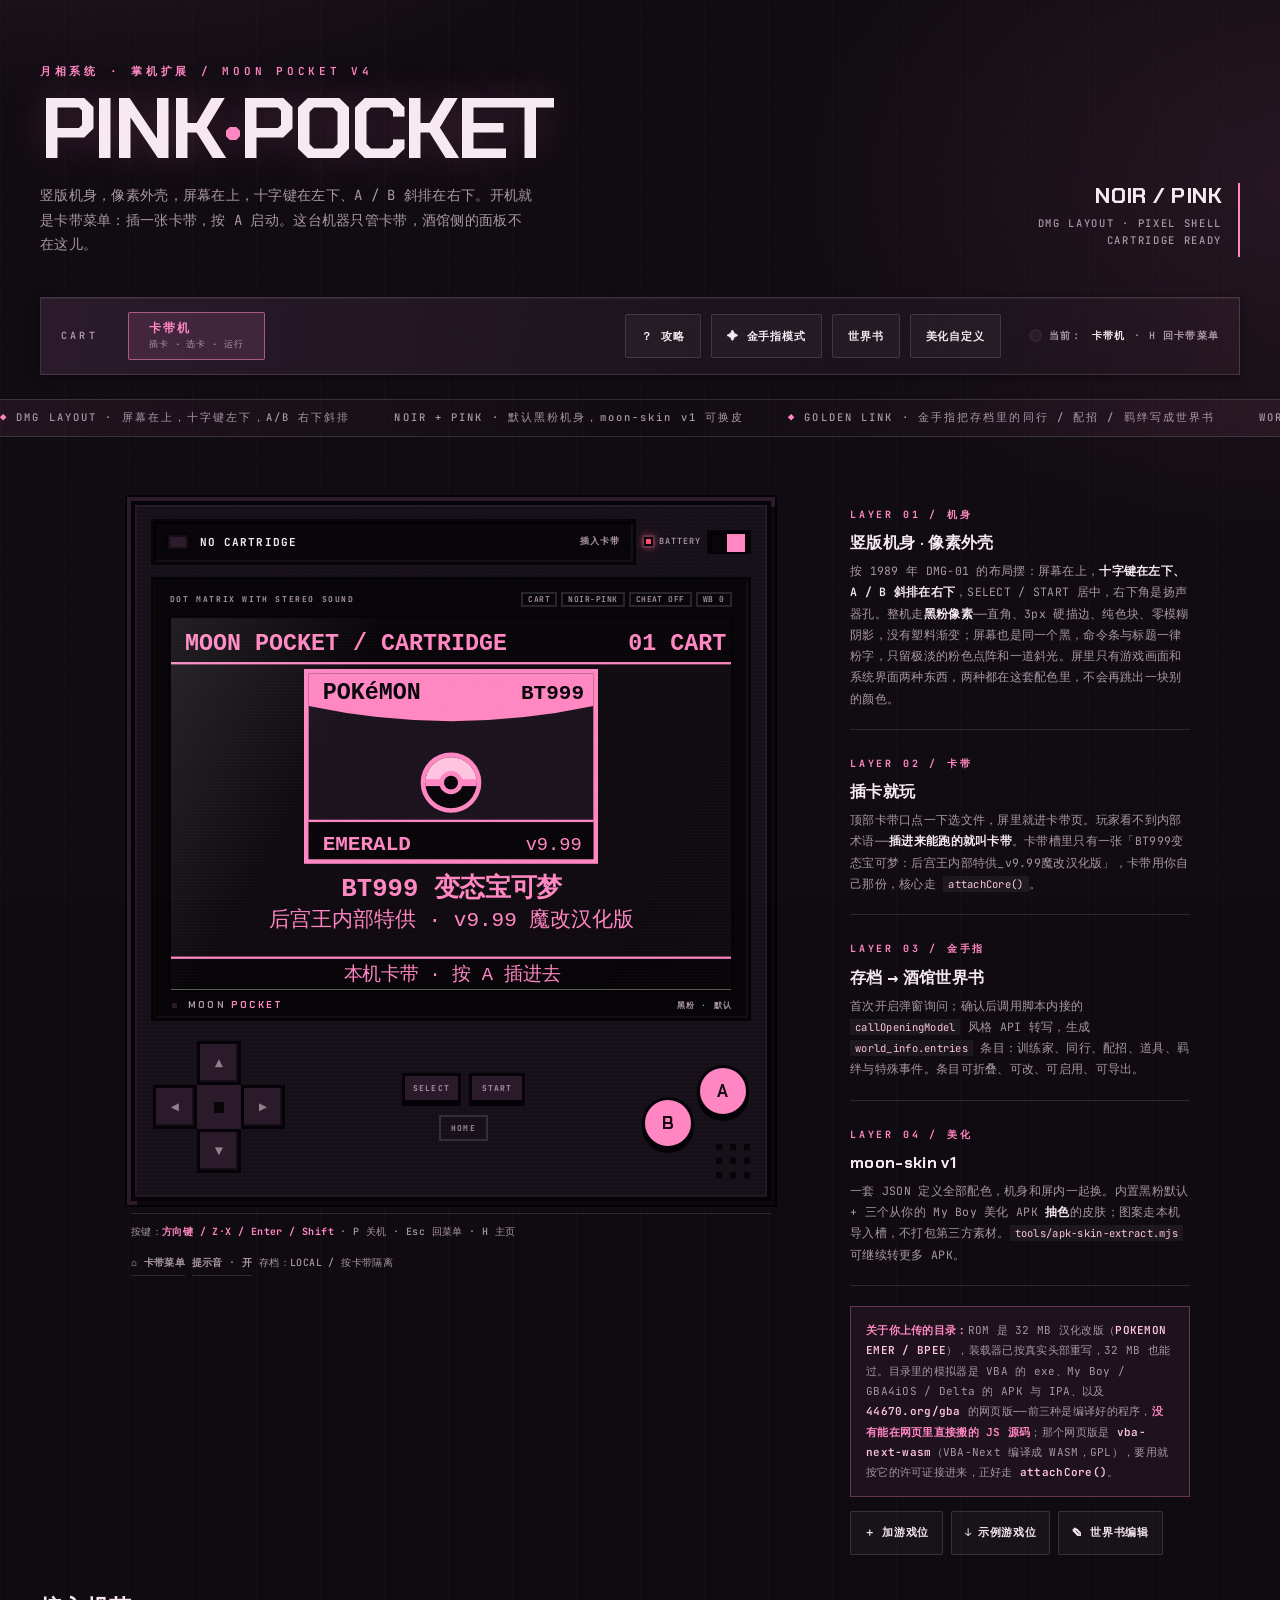
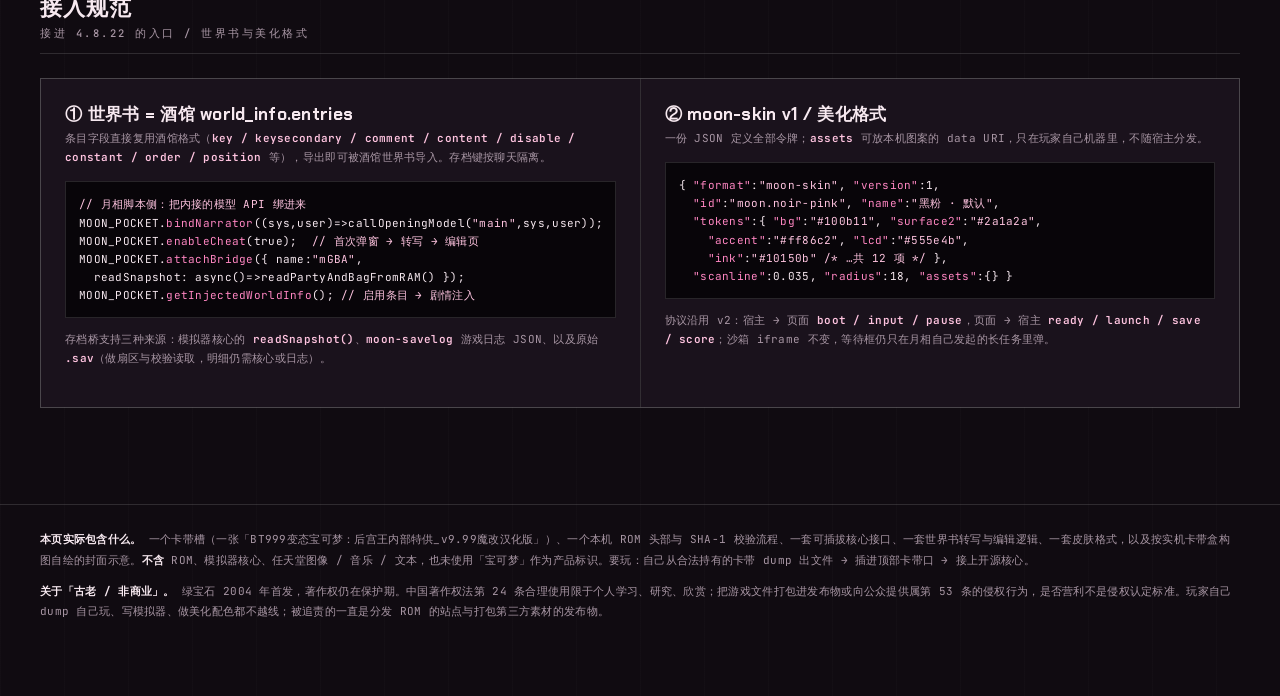
<file: pocket/index.html>
<!doctype html>
<html lang="zh-CN">
<head>
<meta charset="utf-8">
<meta name="viewport" content="width=device-width, initial-scale=1">
<title>月相系统 · MOON POCKET / 黑粉掌机 v3</title>
<link rel="preconnect" href="https://fonts.googleapis.com">
<link rel="preconnect" href="https://fonts.gstatic.com" crossorigin>
<link href="https://fonts.googleapis.com/css2?family=Chakra+Petch:wght@500;600;700&family=JetBrains+Mono:wght@400;500;700&display=swap" rel="stylesheet">
<style>
/* ═══════════════════════════════════════════════════════════════════════
   MOON POCKET v3 · 设计令牌
   方向：复古未来 / 硬件拟物；近黑机身 + 梅紫 + 唯一粉色强调（60/30/10）
   屏内一律用真实清晰的中文实字，不再把 240px 像素画布放大当 UI
   所有颜色走 CSS 变量，皮肤引擎 applySkin() 直接覆盖这些变量
   ═══════════════════════════════════════════════════════════════════════ */
:root{
  --color-bg:#100b11; --color-surface:#1a121c; --color-surface-2:#2a1a2a;
  --color-edge:#080509; --color-text:#f7e9f0; --color-muted:#a896a4;
  --color-accent:#ff86c2; --color-accent-2:#ffc4e0;
  --color-line:rgba(255,255,255,.13);
  /* 屏幕也是机身那个黑：屏内统一黑粉像素。--color-lcd 那套暗橄榄留着给 PALETTE_OLIVE 回退 */
  --color-lcd:#555e4b; --color-lcd-ink:#10150b; --color-btn:#33202f;
  /* 换肤时会由 applySkin() 覆盖：屏内系统界面（不是游戏画面）吃这一组只读副本 */
  --skin-accent:#ff86c2; --skin-accent2:#ffc4e0; --skin-bg:#100b11; --skin-surface:#1a121c;
  --skin-surface2:#2a1a2a; --skin-edge:#080509; --skin-text:#f7e9f0; --skin-muted:#a896a4;
  --scr-1:#4b5341; --scr-2:#1b2316; --scr-3:#10150b;
  --pad:132px; --btn-ab:52px; --btn-sys:56px;
  --font-display:"Chakra Petch","Bahnschrift","Microsoft YaHei UI",sans-serif;
  --font-mono:"JetBrains Mono","Consolas","Microsoft YaHei UI",monospace;
  --font-ui:"Microsoft YaHei UI","PingFang SC","Hiragino Sans GB","Noto Sans CJK SC",sans-serif;
  --step-0:12px; --step-1:14px; --step-2:17px; --step-3:22px;
  --step-4:30px; --step-5:44px; --step-6:68px;
  --space-1:4px; --space-2:8px; --space-3:16px; --space-4:24px;
  --space-5:40px; --space-6:64px; --space-7:96px;
  --radius-sm:3px; --radius-md:8px; --radius-lg:18px;
  --radius-device:18px;
  --shadow-1:0 2px 8px rgba(4,2,5,.5);
  --shadow-2:0 8px 28px rgba(4,2,5,.6);
  --shadow-3:0 24px 64px rgba(4,2,5,.72);
  --ease-out:cubic-bezier(0.16,1,0.3,1);
  --dur-fast:170ms; --dur-base:340ms; --dur-slow:680ms;
  --scanline:.035;
  --skin-wallpaper:none;
}
*,*::before,*::after{box-sizing:border-box}
[hidden]{display:none!important}
/* 深色主题要声明给浏览器：不然 Windows / 安卓上的滚动条、下拉框、日期控件
   会走浅色那一套，在黑机身上凭空多出一条白边 */
html{scroll-behavior:smooth;color-scheme:dark}
body{
  margin:0;min-height:100vh;background:var(--color-bg);color:var(--color-text);
  font:400 var(--step-1)/1.75 var(--font-mono);letter-spacing:.02em;overflow-x:hidden;
  background-image:
    radial-gradient(70rem 44rem at 6% -14%,color-mix(in srgb,var(--color-accent) 16%,transparent),transparent 62%),
    radial-gradient(58rem 40rem at 102% 8%,color-mix(in srgb,var(--color-accent) 9%,transparent),transparent 58%),
    repeating-linear-gradient(90deg,rgba(255,255,255,.016) 0 1px,transparent 1px 64px);
}
body::after{
  content:"";position:fixed;inset:0;pointer-events:none;z-index:60;opacity:.05;
  background-image:url("data:image/svg+xml,%3Csvg xmlns='http://www.w3.org/2000/svg'%3E%3Cfilter id='n'%3E%3CfeTurbulence type='fractalNoise' baseFrequency='.82'/%3E%3C/filter%3E%3Crect width='100%25' height='100%25' filter='url(%23n)'/%3E%3C/svg%3E");
  mix-blend-mode:overlay;
}
button,input,textarea,select{font:inherit;color:inherit}
/* 手机上点按键：默认要等 ~300ms 判断是不是双击放大，虚拟手柄上这个延迟很致命；
   tap-highlight 默认是浏览器蓝，压在黑粉机身上像贴了块创可贴，直接去掉
   （按下反馈由 .dpad button.down / .ab 的位移自己给） */
button{cursor:pointer;touch-action:manipulation;-webkit-tap-highlight-color:transparent}
button:focus-visible,a:focus-visible,input:focus-visible,textarea:focus-visible,summary:focus-visible{
  outline:2px solid var(--color-accent);outline-offset:3px}
::selection{background:var(--color-accent);color:var(--color-bg)}
code{font:600 11px/1.6 var(--font-mono);color:var(--color-accent-2)}
.reveal{opacity:0;transform:translateY(22px)}
.reveal.in{opacity:1;transform:none;transition:opacity var(--dur-base) var(--ease-out),transform var(--dur-base) var(--ease-out)}
.reveal[data-d="1"]{transition-delay:80ms}.reveal[data-d="2"]{transition-delay:160ms}
.reveal[data-d="3"]{transition-delay:240ms}.reveal[data-d="4"]{transition-delay:320ms}

/* ── 报头 ── */
.masthead{max-width:1520px;margin:0 auto;padding:var(--space-6) var(--space-5) 0;
  display:grid;grid-template-columns:minmax(0,1fr) 250px;gap:var(--space-4);align-items:end}
.eyebrow{font:600 11px/1.4 var(--font-mono);letter-spacing:.34em;color:var(--color-accent);text-transform:uppercase}
h1{margin:10px 0 0;font:700 clamp(48px,6.8vw,96px)/.92 var(--font-display);letter-spacing:-.045em;
  text-transform:uppercase;text-shadow:0 0 42px color-mix(in srgb,var(--color-accent) 22%,transparent)}
h1 em{font-style:normal;color:var(--color-accent)}
.subhead{margin:14px 0 0;max-width:62ch;color:var(--color-muted);font-size:var(--step-1)}
.mast-meta{text-align:right;padding:0 var(--space-3) 8px 0;border-right:2px solid var(--color-accent)}
.mast-meta b{display:block;font:700 var(--step-3)/1.2 var(--font-display);letter-spacing:.02em}
.mast-meta span{display:block;margin-top:6px;font:500 10.5px/1.6 var(--font-mono);letter-spacing:.16em;color:var(--color-muted)}

/* ── 模式条 ── */
.mode-bar{max-width:1520px;margin:var(--space-5) auto 0;padding:0 var(--space-5)}
.mode-inner{display:flex;align-items:center;gap:clamp(12px,2.4vw,30px);flex-wrap:wrap;padding:14px 20px;
  border:1px solid var(--color-line);
  background:linear-gradient(100deg,var(--color-surface-2),var(--color-surface) 58%,color-mix(in srgb,var(--color-accent) 5%,transparent));
  box-shadow:inset 0 1px 0 rgba(255,255,255,.055),var(--shadow-1)}
.mode-label{font:700 10px/1.3 var(--font-mono);letter-spacing:.32em;color:var(--color-muted)}
.mode-switch{position:relative;display:flex;border:1px solid rgba(255,255,255,.18);border-radius:2px;overflow:hidden;background:var(--color-edge)}
/* 只有一个模式了：卡带机。做成一块静态铭牌，不再摆成能拨的开关 */
.mode-chip{display:flex;flex-direction:column;justify-content:center;min-height:48px;padding:8px 20px;
  border:1px solid color-mix(in srgb,var(--color-accent) 55%,transparent);border-radius:2px;
  background:color-mix(in srgb,var(--color-accent) 12%,transparent)}
.mode-chip b{font:700 12px/1.3 var(--font-display);letter-spacing:.18em;color:var(--color-accent)}
.mode-chip small{margin-top:2px;font:500 9px/1.3 var(--font-mono);letter-spacing:.1em;color:var(--color-muted)}
.mode-switch button{position:relative;z-index:2;min-width:148px;min-height:48px;padding:10px 18px;border:0;background:transparent;
  font:700 12px/1.3 var(--font-display);letter-spacing:.14em;color:var(--color-muted);transition:color var(--dur-base)}
.mode-switch button small{display:block;margin-top:3px;font:500 9px/1.3 var(--font-mono);letter-spacing:.1em;opacity:.72}
.mode-switch button[aria-pressed="true"]{color:var(--color-bg)}
.mode-thumb{position:absolute;z-index:1;top:0;bottom:0;left:0;width:50%;background:var(--color-accent);
  box-shadow:0 0 22px color-mix(in srgb,var(--color-accent) 45%,transparent);transition:transform var(--dur-base) var(--ease-out)}
body[data-mode="arcade"] .mode-thumb{transform:translateX(100%)}
.mode-tools{display:flex;gap:10px;align-items:center;flex-wrap:wrap;margin-left:auto}
.chip-btn{min-height:44px;padding:9px 15px;border:1px solid var(--color-line);border-radius:2px;
  background:rgba(255,255,255,.035);font:600 11px/1.3 var(--font-mono);letter-spacing:.08em;
  transition:background var(--dur-fast),border-color var(--dur-fast),transform var(--dur-fast)}
.chip-btn:hover{background:color-mix(in srgb,var(--color-accent) 14%,transparent);border-color:var(--color-accent);transform:translateY(-2px)}
.chip-btn.on{border-color:var(--color-accent);color:var(--color-accent);background:color-mix(in srgb,var(--color-accent) 12%,transparent)}
.mode-state{display:flex;align-items:center;gap:9px;font:600 10px/1.5 var(--font-mono);letter-spacing:.12em;color:var(--color-muted)}
.mode-state i{width:9px;height:9px;border-radius:50%;background:var(--color-surface-2);box-shadow:0 0 0 2px rgba(255,255,255,.08)}
body[data-cheat="on"] .mode-state i{background:var(--color-accent);box-shadow:0 0 9px var(--color-accent)}
.mode-state b{color:var(--color-text)}

.ticker{margin:var(--space-4) 0 0;transform:rotate(-.7deg);overflow:hidden;border-top:1px solid var(--color-line);border-bottom:1px solid var(--color-line);
  background:linear-gradient(90deg,color-mix(in srgb,var(--color-accent) 7%,transparent),transparent 50%,color-mix(in srgb,var(--color-accent) 7%,transparent))}
.ticker-track{display:flex;gap:44px;white-space:nowrap;padding:10px 0;width:max-content;animation:slide 38s linear infinite;
  font:500 10.5px/1.5 var(--font-mono);letter-spacing:.2em;color:var(--color-muted)}
.ticker-track i{font-style:normal;color:var(--color-accent)}
@keyframes slide{to{transform:translateX(-50%)}}

/* ── 舞台 ── */
.stage{max-width:1180px;margin:0 auto;padding:var(--space-6) var(--space-5) var(--space-5);
  display:grid;grid-template-columns:minmax(0,760px) minmax(280px,340px);justify-content:center;
  gap:clamp(24px,3vw,48px);align-items:start}
.section-head{display:flex;align-items:baseline;justify-content:space-between;gap:12px;margin-bottom:var(--space-4);
  border-bottom:1px solid var(--color-line);padding-bottom:12px}
.section-head h2{margin:0;font:700 var(--step-3)/1.2 var(--font-display);letter-spacing:.04em}
.section-head h2 small{display:block;margin-top:5px;font:500 10.5px/1.4 var(--font-mono);letter-spacing:.24em;color:var(--color-muted)}
.device-wrap{position:relative;min-width:0}
.rail{position:sticky;top:20px;min-width:0}
.rail-row{padding:0 0 20px;border-bottom:1px solid var(--color-line);margin-bottom:20px}
.rail-row:last-of-type{border-bottom:0}
.rail-row .idx{font:700 10px/1 var(--font-mono);letter-spacing:.28em;color:var(--color-accent)}
.rail-row h3{margin:8px 0 6px;font:700 16px/1.3 var(--font-display);letter-spacing:.02em}
.rail-row p{margin:0;font:400 11.5px/1.85 var(--font-mono);color:var(--color-muted)}
.rail-row p b{color:var(--color-text);font-weight:600}
.rail-row code{font:10.5px/1.6 var(--font-mono);color:var(--color-accent-2);background:rgba(255,255,255,.055);padding:1px 5px}
.rail-note{margin-top:6px;padding:13px 15px;border:1px solid color-mix(in srgb,var(--color-accent) 32%,transparent);
  background:color-mix(in srgb,var(--color-accent) 6%,transparent);font-size:11px;line-height:1.85;color:var(--color-muted)}
.rail-note b{color:var(--color-accent)}
.rail-tools{display:flex;gap:8px;flex-wrap:wrap;margin-top:14px}
.rail-tools button{min-height:44px;padding:10px 13px;border:1px solid var(--color-line);border-radius:2px;
  background:rgba(255,255,255,.035);font:600 10.5px/1.3 var(--font-mono);letter-spacing:.06em}
.rail-tools button:hover{border-color:var(--color-accent);color:var(--color-accent)}

/* ── 掌机：竖版机身 · 屏幕在上 · 十字键左下 · AB 右下（DMG-01 布局） ── */
.console{position:relative;width:100%;max-width:640px;margin:0 auto;padding:14px 16px 24px;
  border-radius:0;background-color:var(--color-surface);background-image:var(--skin-wallpaper);background-size:cover;
  border:4px solid #050308;
  box-shadow:6px 6px 0 rgba(0,0,0,.72),0 0 0 4px var(--color-surface-2),0 0 0 6px #050308,
    inset 0 0 0 2px rgba(255,255,255,.045)}
/* 像素点阵：4px 网格，只在机身空白处露出 */
.console::before{content:"";position:absolute;inset:0;pointer-events:none;opacity:.4;
  background-image:
    repeating-linear-gradient(0deg,rgba(0,0,0,.22) 0 2px,transparent 2px 4px),
    repeating-linear-gradient(90deg,rgba(0,0,0,.22) 0 2px,transparent 2px 4px)}

/* 顶部：卡带口 + 电源推钮 */
.cart-deck{position:relative;z-index:3;display:flex;align-items:center;gap:8px;margin:0 0 12px}
.cart-slot{display:flex;align-items:center;gap:10px;flex:1;min-width:0;min-height:46px;padding:8px 12px;
  border:3px solid #050308;border-radius:0;background:var(--color-edge);
  box-shadow:inset 2px 2px 0 rgba(0,0,0,.9),inset -2px -2px 0 rgba(255,255,255,.045);text-align:left}
.cart-slot:hover{outline:3px solid var(--color-accent);outline-offset:-3px}
.cart-notch{flex:none;width:24px;height:18px;border-radius:0;background:var(--color-surface-2);
  border:2px solid #050308;box-shadow:inset 0 0 0 2px rgba(0,0,0,.5)}
.cart-slot.loaded .cart-notch{background:var(--color-accent);box-shadow:none}
.cart-label{flex:1;min-width:0;font:700 11px/1.3 var(--font-mono);letter-spacing:.1em;color:var(--color-text);
  overflow:hidden;text-overflow:ellipsis;white-space:nowrap}
.cart-slot.loaded .cart-label{color:var(--color-accent)}
.cart-hint{flex:none;font:600 9px/1.3 var(--font-mono);letter-spacing:.14em;color:var(--color-muted)}
.deck-power{display:flex;align-items:center;gap:6px;flex:none;
  font:600 8.5px/1 var(--font-mono);letter-spacing:.12em;color:var(--color-muted)}
.slider{position:relative;flex:none;width:44px;height:24px;padding:0;border:3px solid #050308;border-radius:0;
  background:var(--color-edge);box-shadow:inset 2px 2px 0 rgba(0,0,0,.9)}
.slider i{position:absolute;top:1px;left:1px;width:18px;height:18px;border-radius:0;
  background:var(--color-surface-2);box-shadow:inset -2px -2px 0 rgba(0,0,0,.5);
  transition:transform 90ms steps(3,end),background 90ms steps(3,end)}
.console.is-on .slider i{transform:translateX(16px);background:var(--color-accent);box-shadow:none}

/* 屏幕框：纯色硬边，无塑料渐变 */
.bezel{position:relative;padding:12px 14px 8px;border-radius:0;background:var(--color-edge);
  border:3px solid #050308;box-shadow:inset 0 0 0 2px rgba(255,255,255,.04),inset 3px 3px 0 rgba(0,0,0,.9)}
.bezel-bar{display:flex;justify-content:space-between;align-items:center;gap:10px;margin:0 2px 8px;
  font:700 8px/1.3 var(--font-mono);letter-spacing:.2em;color:var(--color-muted);text-transform:uppercase}
.bezel-bar .chips{display:flex;gap:4px;flex-wrap:wrap;justify-content:flex-end}
.bezel-bar .chips span{border:2px solid var(--color-line);padding:1px 5px;border-radius:0;
  font:600 8px/1.2 var(--font-mono);letter-spacing:.06em;color:var(--color-muted)}
.bezel-bar .chips span.hot{border-color:var(--color-accent);color:var(--color-accent)}
.bezel-foot{display:flex;align-items:center;gap:9px;margin:8px 2px 0;
  font:700 9px/1 var(--font-display);letter-spacing:.26em;color:var(--color-muted)}
.bezel-foot .mark{flex:1;min-width:0;overflow:hidden;text-overflow:ellipsis;white-space:nowrap}
.bezel-foot .mark em{font-style:normal;color:var(--color-accent)}
.bezel-foot .tagline{font:600 8px/1.2 var(--font-mono);letter-spacing:.14em;color:var(--color-muted);white-space:nowrap;
  max-width:46%;overflow:hidden;text-overflow:ellipsis}
.led{width:9px;height:9px;border-radius:0;background:var(--color-surface-2);border:2px solid #050308;flex:none}
.console.is-on .led.pwr{background:#ff4d6d;box-shadow:0 0 8px #ff4d6d,0 0 0 2px rgba(255,255,255,.1)}
body[data-cheat="on"] .led.cheat{background:var(--color-accent-2);box-shadow:0 0 8px var(--color-accent-2)}

/* 屏幕：近黑底（跟机身同一个黑），点阵栅格换成淡粉——屏内统一黑粉之后，
   原来那块暗橄榄只在「层与层之间露一下」的时候才看得见，露出来就是一次色偏，索性一起去掉 */
.screen{position:relative;width:100%;aspect-ratio:3/2;overflow:hidden;border-radius:0;
  background:var(--skin-bg);border:3px solid #050308;
  box-shadow:inset 0 0 0 1px rgba(255,255,255,.28),
    inset 0 0 30px color-mix(in srgb,var(--skin-accent) 10%,transparent)}
/* 点阵栅格：极淡，只为玻璃质感 */
.screen::before{content:"";position:absolute;inset:0;z-index:6;pointer-events:none;
  opacity:calc(var(--scanline) * .8);
  background:repeating-linear-gradient(0deg,color-mix(in srgb,var(--skin-accent) 70%,transparent) 0 1px,transparent 1px 3px)}
/* 玻璃：一道斜光 + 边缘轻暗角 */
.screen::after{content:"";position:absolute;inset:0;z-index:7;pointer-events:none;
  background:linear-gradient(118deg,rgba(255,255,255,.10) 0%,transparent 30%,transparent 82%,rgba(42,23,38,.04) 100%),
    radial-gradient(130% 112% at 50% 46%,transparent 72%,color-mix(in srgb,var(--color-lcd-ink) 12%,transparent) 100%)}
#cart-frame{position:absolute;inset:0;width:100%;height:100%;border:0;background:var(--color-lcd);z-index:1}
.console.is-off .screen{background:var(--color-edge)}
.console.is-off .screen::before,.console.is-off .screen::after{opacity:.2}
.console.is-off .screen > *{visibility:hidden}
.off-veil{position:absolute;inset:0;z-index:9;display:none;align-items:center;justify-content:center;
  color:var(--color-accent);font:700 12px/1 var(--font-mono);letter-spacing:.34em}
.console.is-off .off-veil{display:flex;visibility:visible!important}

/* 屏内通用实字层：透明底露出液晶底色，强调色用深橄榄（机身粉不外溢到屏里） */
.screen-layer{position:absolute;inset:0;z-index:3;background:transparent;color:var(--color-lcd-ink);
  --color-accent:var(--scr-2); --color-accent-2:var(--scr-2);
  --color-line:color-mix(in srgb,var(--color-lcd-ink) 22%,transparent);
  font:400 13px/1.65 var(--font-ui);display:flex;flex-direction:column;min-width:0;
  -webkit-font-smoothing:antialiased;text-rendering:optimizeLegibility}
.screen-layer h3,.screen-layer h4{margin:0;font-family:var(--font-display);letter-spacing:.02em}
.screen-layer button{font-family:var(--font-mono)}
.screen-layer code{color:var(--color-lcd-ink);background:color-mix(in srgb,var(--color-lcd-ink) 9%,transparent);
  padding:1px 4px;font:600 11px/1.6 var(--font-mono)}
.sl-bar{display:flex;align-items:center;justify-content:space-between;gap:12px;flex:none;
  padding:10px 16px;background:var(--color-lcd-ink);color:var(--color-lcd);
  font:700 12px/1.3 var(--font-display);letter-spacing:.14em}
.sl-bar small{font:500 10px/1.3 var(--font-mono);letter-spacing:.08em;opacity:.85}
.sl-scroll{flex:1;min-height:0;overflow:auto;padding:16px}

/* 酒馆 OS：屏幕上直接显示酒馆内部系统 */
.os-grid{display:grid;grid-template-columns:repeat(3,minmax(0,1fr));gap:10px}
.os-tile{text-align:left;min-height:92px;padding:12px 13px;border:1px solid color-mix(in srgb,var(--color-lcd-ink) 26%,transparent);
  border-radius:3px;background:color-mix(in srgb,var(--color-lcd-ink) 4%,var(--color-lcd));color:var(--color-lcd-ink);
  transition:transform var(--dur-fast),background var(--dur-fast),border-color var(--dur-fast)}
.os-tile:hover{transform:translateY(-3px);border-color:var(--color-accent);
  background:color-mix(in srgb,var(--color-accent) 16%,var(--color-lcd))}
.os-tile .no{font:700 9px/1 var(--font-mono);letter-spacing:.2em;opacity:.78}
.os-tile b{display:block;margin:7px 0 4px;font:700 17px/1.2 var(--font-ui);letter-spacing:.02em}
.os-tile small{display:block;font:500 10.5px/1.5 var(--font-ui);opacity:.86}
.os-tile .stat{display:block;margin-top:6px;font:700 9.5px/1.3 var(--font-mono);letter-spacing:.08em;
  color:color-mix(in srgb,var(--color-accent) 70%,var(--color-lcd-ink))}
.os-detail{margin-top:14px;padding:12px 14px;border-left:3px solid var(--color-accent);
  background:color-mix(in srgb,var(--color-lcd-ink) 5%,var(--color-lcd));
  font:400 12px/1.8 var(--font-ui);min-height:74px}
.os-detail b{font-family:var(--font-display)}
.os-feed{margin-top:12px;display:grid;grid-template-columns:repeat(2,minmax(0,1fr));gap:9px}
.os-feed .cell{min-width:0;border:1px solid color-mix(in srgb,var(--color-lcd-ink) 22%,transparent);padding:10px 12px;
  background:color-mix(in srgb,var(--color-lcd-ink) 3%,var(--color-lcd))}
.os-feed h5{margin:0 0 7px;font:700 10px/1.4 var(--font-mono);letter-spacing:.14em;
  color:color-mix(in srgb,var(--color-accent) 68%,var(--color-lcd-ink))}
.os-feed ul{margin:0;padding:0;list-style:none}
.os-feed li{display:flex;justify-content:space-between;gap:10px;padding:4px 0;
  border-bottom:1px dashed color-mix(in srgb,var(--color-lcd-ink) 16%,transparent);
  font:500 11px/1.5 var(--font-ui)}
.os-feed li:last-child{border-bottom:0}
.os-feed li span{font:600 10px/1.5 var(--font-mono);opacity:.82;text-align:right;overflow:hidden;text-overflow:ellipsis;white-space:nowrap;max-width:52%}
.os-feed p{margin:0;font:500 11px/1.7 var(--font-ui);opacity:.88}
.os-foot{margin-top:auto;padding:9px 16px;border-top:1px solid color-mix(in srgb,var(--color-lcd-ink) 20%,transparent);
  font:500 10.5px/1.5 var(--font-mono);color:color-mix(in srgb,var(--color-lcd-ink) 72%,var(--color-lcd))}

/* 卡带页 */
.byor-layer .sl-scroll{padding:14px 16px;font-size:12px}
.byor-layer h4{font-size:15px;margin-bottom:6px}
/* 副名一行：跟在标题下面，比正文略小、低一档，别和正文抢 */
.byor-layer .byor-sub{margin:-2px 0 9px;font-size:10.5px;letter-spacing:.02em;
  color:color-mix(in srgb,var(--color-lcd-ink) 78%,var(--color-lcd))}
.byor-layer p{margin:0 0 8px;font-size:11.5px;line-height:1.7}
.byor-warn{border-left:3px solid var(--color-accent);padding-left:9px;
  color:color-mix(in srgb,var(--color-lcd-ink) 85%,var(--color-lcd))}
.byor-row{display:flex;gap:8px;flex-wrap:wrap;margin:10px 0}
.byor-row button,.screen-layer .mini{min-height:36px;padding:7px 12px;border:1px solid var(--color-lcd-ink);
  background:color-mix(in srgb,var(--color-lcd-ink) 10%,var(--color-lcd));color:var(--color-lcd-ink);
  font:700 11px/1.2 var(--font-mono)}
.byor-row button:hover,.screen-layer .mini:hover{background:var(--color-lcd-ink);color:var(--color-lcd)}
.byor-row button.primary{background:var(--color-lcd-ink);color:var(--color-lcd)}
.rom-card{margin-top:8px;border:1px solid color-mix(in srgb,var(--color-lcd-ink) 35%,transparent);padding:10px 12px;background:color-mix(in srgb,var(--color-lcd-ink) 4%,var(--color-lcd))}
.rom-card dl{display:grid;grid-template-columns:96px minmax(0,1fr);gap:3px 12px;margin:0;font:500 11px/1.65 var(--font-mono)}
.rom-card dt{opacity:.82}.rom-card dd{margin:0;word-break:break-all}
.rom-card .ok{color:#1f6b4a;font-weight:700}.rom-card .bad{color:#a1362f;font-weight:700}

/* 核心画面层 */
.core-stage{z-index:4;background:#0a0f08}
/* 画布按 3:2 铺满屏幕；掌机屏本身就是 3:2，所以 240×160 是 1:1 像素映射 */
.core-stage canvas{position:absolute;inset:0;width:100%;height:100%;
  image-rendering:pixelated;image-rendering:crisp-edges;background:#0a0f08}
/* 顶部工具条：一行四个高频键 + 一个「⋯」。七个平铺在窄屏上会互相顶，
   「导出存档」那种长标签直接被挤出屏幕，所以这里分成主行 + 抽屉。 */
.emu-hud{position:absolute;left:0;right:0;top:0;z-index:3;padding:4px 6px 5px;
  background:linear-gradient(180deg,rgba(10,15,8,.86),rgba(10,15,8,0));
  font:600 9px/1 var(--font-mono);color:var(--color-lcd);letter-spacing:.04em;
  /* 闲置时让位：这条工具栏压在游戏画面上，取名界面那种「游戏自己在顶上写字」的
     场景会跟它打架。不操作几秒就沉下去变淡，一动就回来 */
  transition:opacity 260ms ease,transform 260ms ease;opacity:1;transform:translateY(0)}
.emu-hud.is-idle{opacity:.16;transform:translateY(-2px)}
.emu-hud:hover,.emu-hud:focus-within{opacity:1!important;transform:none!important}
.emu-hud-row{display:flex;align-items:center;gap:6px;min-width:0}
/* 名字让位给按钮：小屏上「POKÉMON EMERALD」不该把工具栏顶出去 */
.emu-name{flex:1 1 auto;min-width:0;max-width:32%;overflow:hidden;text-overflow:ellipsis;white-space:nowrap;
  color:var(--color-lcd);text-shadow:0 1px 0 rgba(0,0,0,.8)}
.emu-stat{opacity:.85;white-space:nowrap;font-size:8.5px;font-variant-numeric:tabular-nums}
.emu-stat b{color:var(--color-accent-2)}
.emu-btn{flex:none;min-height:21px;padding:3px 6px;border:2px solid rgba(247,233,240,.55);border-radius:0;
  background:rgba(10,15,8,.55);color:var(--color-lcd);font:700 8.5px/1 var(--font-mono);
  letter-spacing:.04em;white-space:nowrap;cursor:pointer}
.emu-btn:hover{border-color:var(--color-accent);color:var(--color-accent)}
/* 「⋯」和「← 卡带」贴右：一个展开抽屉，一个是退出口 */
.emu-more-btn{min-width:22px;padding:3px 4px;letter-spacing:0}
.emu-more-btn[aria-expanded="true"]{border-color:var(--color-accent);color:var(--color-accent);background:rgba(53,20,46,.9)}
.emu-back-btn{letter-spacing:0}
/* 抽屉：贴在工具条右边往下拉，盖住画面左上角那一点，出的来也收得回去 */
.emu-more{position:absolute;right:6px;top:100%;z-index:4;display:flex;flex-direction:column;gap:3px;
  min-width:78px;padding:4px;border:2px solid rgba(247,233,240,.55);background:rgba(10,15,8,.96);
  box-shadow:3px 3px 0 rgba(0,0,0,.45)}
.emu-more[hidden]{display:none}
.emu-more .emu-btn{width:100%;text-align:left;padding:4px 7px}
/* 窄屏（手机上掌机屏只有 300 出头）：把「卡带」两个字收起来只留箭头，按钮不换行也不互相顶 */
@media (max-width:420px){
  .emu-lbl{display:none}
  .emu-name{max-width:26%}
  .emu-btn{padding:3px 5px}
}
.emu-tip{position:absolute;left:0;right:0;bottom:0;z-index:3;padding:4px 8px;
  background:linear-gradient(0deg,rgba(10,15,8,.82),rgba(10,15,8,0));
  /* 这条提示压在游戏画面上，之前 opacity:.78 时几乎看不见（尤其标题画面那种亮背景）。
     颜色不动，只把字做实 + 描一圈黑边把对比度拉起来 */
  font:500 9px/1.4 var(--font-ui);color:var(--color-lcd);opacity:.95;
  text-shadow:0 1px 2px rgba(0,0,0,.95),0 0 3px rgba(0,0,0,.8);text-align:center}
.emu-veil{position:absolute;inset:0;z-index:5;display:flex;flex-direction:column;align-items:center;
  justify-content:center;gap:6px;background:rgba(10,15,8,.92);color:var(--color-lcd);
  font:700 11px/1.5 var(--font-mono);letter-spacing:.1em;text-align:center;padding:16px}
.emu-veil[hidden]{display:none}
.emu-veil span{font:500 10px/1.5 var(--font-ui);letter-spacing:0;opacity:.8;max-width:90%}
/* 绝对定位：不参与 flex 重算，避免每回合被父级尺寸变化带着重排 */
.core-stage canvas{position:absolute;inset:0;display:block;width:100%;height:100%;image-rendering:pixelated}
.core-back{position:absolute;right:8px;top:8px;z-index:5;min-height:30px;padding:5px 10px;
  border:1px solid var(--color-lcd-ink);background:var(--color-lcd);color:var(--color-lcd-ink);font:700 10px/1 var(--font-mono)}

/* 控制区：十字键（左下）· SELECT/START（中下）· A/B（右下斜排） */
.control-deck{position:relative;z-index:2;display:grid;
  grid-template-columns:auto 1fr auto;align-items:center;gap:8px;
  margin-top:16px;padding:4px 2px 0}
.dpad{position:relative;width:var(--pad);height:var(--pad);flex:none}
.dpad button{position:absolute;width:calc(var(--pad)/3);height:calc(var(--pad)/3);padding:0;
  border:3px solid #050308;border-radius:0;background:var(--color-surface-2);
  color:rgba(247,233,240,.5);font:600 13px/1 var(--font-mono);
  box-shadow:inset -2px -2px 0 rgba(0,0,0,.5);
  transition:color 90ms steps(2,end),background 90ms steps(2,end)}
.dpad button:hover{color:var(--color-accent)}
.dpad button.down{color:var(--color-accent);background:var(--color-bg);box-shadow:inset 2px 2px 0 rgba(0,0,0,.75)}
.dpad .up{left:calc(var(--pad)/3);top:0}
.dpad .left{left:0;top:calc(var(--pad)/3)}
.dpad .right{left:calc(var(--pad)/3*2);top:calc(var(--pad)/3)}
.dpad .down-k{left:calc(var(--pad)/3);top:calc(var(--pad)/3*2)}
.dpad .mid{left:calc(var(--pad)/3);top:calc(var(--pad)/3);pointer-events:none;border:0;border-radius:0;
  background:var(--color-surface-2);box-shadow:none}
.dpad .mid::after{content:"";position:absolute;inset:38%;border-radius:0;background:var(--color-edge)}

/* A 在右上、B 在左下（真机斜排），纯色 + 硬投影 */
.ab{position:relative;flex:none;width:calc(var(--btn-ab) * 2.05);height:calc(var(--btn-ab) * 1.62)}
.ab button{position:absolute;width:var(--btn-ab);height:var(--btn-ab);padding:0;border-radius:50%;
  border:3px solid #050308;background:var(--color-accent);color:#1a0a14;
  font:700 17px/1 var(--font-display);letter-spacing:.02em;
  box-shadow:0 4px 0 #050308;transition:transform 90ms steps(2,end),box-shadow 90ms steps(2,end)}
.ab button:hover{background:var(--color-accent-2)}
.ab button.down{transform:translateY(4px);box-shadow:0 0 0 #050308}
.ab .a{right:0;top:0}
.ab .b{left:0;bottom:0}

/* 中间：SELECT / START（像素方块，水平排列） */
.sys-col{display:flex;flex-direction:column;align-items:center;gap:12px;min-width:0}
.sys-btns{display:flex;gap:8px}
.sys-btns button{min-height:30px;min-width:var(--btn-sys);padding:5px 8px;border-radius:0;
  border:3px solid #050308;background:var(--color-surface-2);
  font:700 8px/1 var(--font-mono);letter-spacing:.14em;color:var(--color-muted);
  box-shadow:0 3px 0 #050308;transition:transform 90ms steps(2,end),color 90ms steps(2,end)}
.sys-btns button:hover{color:var(--color-accent)}
.sys-btns button.down{transform:translateY(3px);box-shadow:0 0 0 #050308;color:var(--color-accent)}
.home-btn{min-height:26px;padding:4px 10px;border-radius:0;border:2px solid var(--color-line);
  background:transparent;font:600 8px/1 var(--font-mono);letter-spacing:.16em;color:var(--color-muted)}
.home-btn:hover{color:var(--color-accent);border-color:var(--color-accent)}

/* 扬声器：像素方块孔 */
.speaker{position:absolute;right:16px;bottom:18px;display:grid;grid-template-columns:repeat(3,8px);gap:6px;
  pointer-events:none;opacity:.9}
.speaker i{width:8px;height:8px;border-radius:0;background:#050308;box-shadow:inset 0 0 0 1px rgba(255,255,255,.06)}

.device-caption{display:flex;justify-content:space-between;gap:12px;flex-wrap:wrap;
  max-width:640px;margin:12px auto 0;padding-top:10px;border-top:1px solid var(--color-line);
  font:500 10px/1.6 var(--font-mono);color:var(--color-muted);letter-spacing:.04em}
.device-caption b{color:var(--color-accent)}
.device-caption button{background:transparent;border:0;border-bottom:1px solid var(--color-line);padding:0 0 1px;min-height:24px;
  font:600 10px/1.6 var(--font-mono);color:var(--color-muted);letter-spacing:.04em}
.device-caption button:hover{color:var(--color-accent);border-bottom-color:var(--color-accent)}

/* 装载过程：像素进度条 */
.boot-layer{z-index:8;background:var(--color-lcd);align-items:center;justify-content:center}
.boot-box{width:80%;max-width:340px;color:var(--color-lcd-ink)}
.boot-title{font:700 11px/1 var(--font-mono);letter-spacing:.34em;margin-bottom:12px}
.boot-bar{height:14px;border:3px solid var(--color-lcd-ink);padding:2px;margin-bottom:10px}
.boot-bar i{display:block;height:100%;width:0;background:var(--color-lcd-ink);transition:width 110ms steps(4,end)}
.boot-line{font:500 11.5px/1.6 var(--font-ui);min-height:19px}
.boot-hint{margin-top:8px;font:600 10px/1.4 var(--font-mono);letter-spacing:.12em}

/* 屏内焦点（酒馆模式下按键只操作屏内） */
.os-tile.sel{outline:3px solid var(--scr-2);outline-offset:1px;background:color-mix(in srgb,var(--scr-2) 10%,var(--color-lcd))}
.os-hint{flex:none;align-self:flex-end;margin:0 14px 6px;padding:2px 8px;border:2px solid var(--color-lcd-ink);
  font:700 9px/1.4 var(--font-mono);letter-spacing:.1em;color:var(--color-lcd-ink);
  pointer-events:none}

/* 酒馆模式说明条 */
.tavern-view{max-width:1520px;margin:0 auto;padding:0 var(--space-5) var(--space-4)}
.tavern-panel{padding:18px 22px;border:1px solid var(--color-line);
  background:linear-gradient(145deg,var(--color-surface-2),var(--color-surface) 62%,color-mix(in srgb,var(--color-accent) 4%,transparent))}
.tavern-panel .tag{font:600 10px/1.4 var(--font-mono);letter-spacing:.3em;color:var(--color-accent)}
.tavern-panel p{margin:8px 0 0;color:var(--color-muted);font-size:11.5px;line-height:1.85}

/* ═══════════════════════════════════════════════════════════════════════════
   屏内系统界面 · 黑粉像素
   ─ 屏里只有两样东西：游戏画面（含卡带菜单，跟着液晶走）和系统界面。
   ─ 系统界面（插卡页 / 金手指台 / 装载页 / 提示）原来借的是橄榄液晶那套：浅底深字、
     1px 灰边，跟机身的黑粉像素不是一家人。现在统一过来——近黑底、粉描边、2px 硬边、
     零圆角、右下 2px 硬投影，字距收到像素档。
   ─ 颜色全走 --skin-*（换肤跟着变），不写死粉；也不能用 --color-accent，
     祖先 .screen-layer 会把它换成橄榄色。
   ═══════════════════════════════════════════════════════════════════════════ */
.screen-layer{
  --sui-bg:var(--skin-bg); --sui-panel:var(--skin-surface); --sui-panel2:var(--skin-surface2);
  --sui-edge:var(--skin-edge); --sui-pink:var(--skin-accent); --sui-pink2:var(--skin-accent2);
  --sui-text:var(--skin-text); --sui-muted:var(--skin-muted);
  --sui-line:color-mix(in srgb,var(--sui-pink) 34%,transparent);
  --sui-hair:rgba(255,255,255,.10);
  color:var(--sui-text);
  --color-accent:var(--sui-pink); --color-accent-2:var(--sui-pink2);
  --color-line:var(--sui-hair)}
/* 系统界面自己铺近黑底，不再透出液晶色 */
.byor-layer,.cheat-stage,.boot-layer{background:var(--sui-bg)}
#screen-msg{background:color-mix(in srgb,var(--sui-bg) 92%,transparent);color:var(--sui-pink2);
  font:600 12px/1.75 var(--font-mono);letter-spacing:.06em}
/* 顶条：一块黑牌 + 一根粉线，标题粉色像素字 */
.sl-bar{background:var(--sui-edge);color:var(--sui-pink);border-bottom:2px solid var(--sui-line);
  font:700 11.5px/1.3 var(--font-mono);letter-spacing:.16em}
.sl-bar small{color:var(--sui-muted);letter-spacing:.06em}
/* 正文 */
.byor-layer .sl-scroll{color:var(--sui-text)}
.byor-layer h4{color:var(--sui-pink2);font-family:var(--font-mono);font-weight:700;letter-spacing:.04em}
.byor-layer .byor-sub{color:var(--sui-muted)}
.byor-warn{border-left:3px solid var(--sui-pink);color:var(--sui-muted)}
.byor-warn b{color:var(--sui-text)}
.screen-layer code{color:var(--sui-pink2);background:rgba(255,255,255,.06);
  padding:1px 4px;font:600 10.5px/1.6 var(--font-mono)}
/* 按钮：像素键帽（按下真的往下沉 2px） */
.byor-row button,.screen-layer .mini{
  min-height:32px;padding:7px 11px;border:2px solid var(--sui-line);background:var(--sui-panel);
  color:var(--sui-text);box-shadow:2px 2px 0 var(--sui-edge);letter-spacing:.06em}
.byor-row button:hover,.screen-layer .mini:hover{
  background:var(--sui-pink);color:var(--sui-bg);border-color:var(--sui-pink)}
.byor-row button:active,.screen-layer .mini:active{transform:translate(2px,2px);box-shadow:none}
.byor-row button.primary{background:var(--sui-pink);color:var(--sui-bg);border-color:var(--sui-pink)}
/* ROM 体检单：黑底粉框 */
.rom-card{margin-top:10px;border:2px solid var(--sui-line);background:var(--sui-panel);
  box-shadow:2px 2px 0 var(--sui-edge);padding:9px 10px}
.rom-card dl{font:500 10.5px/1.7 var(--font-mono);color:var(--sui-text)}
.rom-card dt{color:var(--sui-muted)}
.rom-card .ok{color:#8fd694}
.rom-card .bad{color:#ff9b9b}
/* 装载页：进度条也换成粉 */
.boot-box{color:var(--sui-text)}
.boot-title{color:var(--sui-pink);letter-spacing:.34em}
.boot-bar{border:3px solid var(--sui-line);background:var(--sui-panel)}
.boot-bar i{background:var(--sui-pink)}
.boot-line{color:var(--sui-text)}
.boot-hint{color:var(--sui-muted)}

/* ── 规范区 ── */
.spec{max-width:1520px;margin:0 auto;padding:0 var(--space-5) var(--space-7)}
.spec-grid{display:grid;grid-template-columns:1fr 1fr;gap:1px;background:var(--color-line);border:1px solid var(--color-line)}
.spec-cell{background:var(--color-surface);padding:var(--space-4);min-width:0}
.spec-cell h3{margin:0 0 4px;font:700 var(--step-2)/1.3 var(--font-display)}
.spec-cell p{margin:0 0 14px;font-size:11px;line-height:1.75;color:var(--color-muted)}
pre{margin:0;padding:13px;max-width:100%;background:var(--color-edge);border:1px solid var(--color-line);overflow:auto;
  font:11px/1.65 var(--font-mono);color:var(--color-text);max-height:250px}
pre .k{color:var(--color-accent)}pre .s{color:var(--color-accent-2)}
.msg-list{display:flex;flex-direction:column}
.msg-row{display:grid;grid-template-columns:112px 1fr;gap:12px;padding:8px 0;border-bottom:1px solid var(--color-line);font-size:11px;line-height:1.6}
.msg-row code{color:var(--color-accent)}
.msg-row span{color:var(--color-muted)}
.legal{max-width:1520px;margin:0 auto;padding:var(--space-4) var(--space-5) var(--space-6);border-top:1px solid var(--color-line);
  font-size:11px;line-height:1.9;color:var(--color-muted)}
.legal b{color:var(--color-text)}.legal p{margin:0 0 10px}

/* ── 弹层：金手指首次询问 ── */
.overlay{position:fixed;inset:0;z-index:90;display:flex;align-items:center;justify-content:center;padding:20px;
  background:rgba(6,3,8,.76);backdrop-filter:blur(6px)}
.overlay[hidden]{display:none}
.dialog{width:min(100%,560px);max-height:90vh;overflow:auto;overscroll-behavior:contain;padding:26px 28px;
  background:var(--color-surface);border:1px solid var(--color-accent);box-shadow:var(--shadow-3)}
.dialog .tag{font:600 10px/1.4 var(--font-mono);letter-spacing:.3em;color:var(--color-accent)}
.dialog h2{margin:12px 0 10px;font:700 27px/1.2 var(--font-display);letter-spacing:.01em}
.dialog p{margin:0 0 12px;font:400 12.5px/1.9 var(--font-ui);color:var(--color-muted)}
.dialog .src{padding:10px 12px;border-left:3px solid var(--color-accent);background:color-mix(in srgb,var(--color-accent) 8%,transparent);
  font:600 11px/1.7 var(--font-mono);color:var(--color-text);margin-bottom:18px}
.dialog .row{display:flex;gap:10px;flex-wrap:wrap}
.dialog .row button{min-height:46px;padding:11px 18px;border:1px solid var(--color-line);background:rgba(255,255,255,.04);
  font:700 12px/1.3 var(--font-mono);letter-spacing:.06em}
.dialog .row button.primary{background:var(--color-accent);border-color:var(--color-accent);color:var(--color-bg)}
.dialog .row button:hover{filter:brightness(1.12)}
.dialog small{display:block;margin-top:16px;font:500 10.5px/1.7 var(--font-mono);color:var(--color-muted)}

/* ── 世界书编辑页（复用酒馆 world_info.entries 的字段与折叠交互） ── */
.wb-panel{width:min(100%,1080px);height:min(90vh,860px);display:flex;flex-direction:column;
  background:var(--color-surface);border:1px solid var(--color-accent);box-shadow:var(--shadow-3)}
.wb-head{display:flex;align-items:center;justify-content:space-between;gap:16px;flex-wrap:wrap;
  padding:16px 20px;border-bottom:1px solid var(--color-line)}
.wb-head .tag{font:600 10px/1.4 var(--font-mono);letter-spacing:.3em;color:var(--color-accent)}
.wb-head h2{margin:6px 0 0;font:700 22px/1.2 var(--font-display)}
.wb-actions{display:flex;gap:8px;flex-wrap:wrap}
.wb-actions button{min-height:40px;padding:8px 13px;border:1px solid var(--color-line);background:rgba(255,255,255,.04);
  font:600 11px/1.3 var(--font-mono)}
.wb-actions button:hover{border-color:var(--color-accent)}
.wb-actions button.primary{background:var(--color-accent);border-color:var(--color-accent);color:var(--color-bg)}
.wb-meta{padding:9px 20px;border-bottom:1px solid var(--color-line);
  font:500 10.5px/1.7 var(--font-mono);color:var(--color-muted)}
.wb-meta b{color:var(--color-accent-2)}
.wb-body{display:grid;grid-template-columns:minmax(0,1.35fr) minmax(220px,.65fr);gap:0;flex:1;min-height:0}
.wb-list{overflow:auto;overscroll-behavior:contain;padding:14px 16px;min-width:0}
.wb-entry{border:1px solid var(--color-line);margin-bottom:10px;background:var(--color-surface-2)}
.wb-entry[open]{border-color:color-mix(in srgb,var(--color-accent) 45%,var(--color-line))}
.wb-entry > summary{display:flex;align-items:center;gap:10px;padding:11px 13px;cursor:pointer;list-style:none;min-height:44px}
.wb-entry > summary::-webkit-details-marker{display:none}
.wb-entry > summary::before{content:"▸";color:var(--color-accent);font:700 13px/1 var(--font-mono);flex:none}
.wb-entry[open] > summary::before{content:"▾"}
.wb-entry .uidx{font:700 10px/1 var(--font-mono);letter-spacing:.14em;color:var(--color-muted);flex:none}
.wb-entry .ttl{flex:1;min-width:0;font:700 12.5px/1.4 var(--font-ui);overflow:hidden;text-overflow:ellipsis;white-space:nowrap}
.wb-entry .pill{flex:none;padding:3px 8px;border:1px solid var(--color-line);border-radius:12px;
  font:600 9px/1.3 var(--font-mono);letter-spacing:.08em;color:var(--color-muted)}
.wb-entry .pill.on{border-color:var(--color-accent);color:var(--color-accent)}
.wb-fields{padding:12px 14px 16px;border-top:1px solid var(--color-line);display:grid;
  grid-template-columns:repeat(2,minmax(0,1fr));gap:10px 12px}
.wb-fields label{display:flex;flex-direction:column;gap:4px;font:600 10px/1.4 var(--font-mono);color:var(--color-muted);min-width:0}
.wb-fields label.wide{grid-column:1/-1}
.wb-fields input,.wb-fields textarea{width:100%;padding:8px 10px;border:1px solid var(--color-line);border-radius:2px;
  background:var(--color-bg);color:var(--color-text);font:400 12px/1.7 var(--font-ui);resize:vertical}
.wb-fields textarea{min-height:104px}
.wb-fields .checks{display:flex;gap:16px;align-items:center;flex-wrap:wrap;grid-column:1/-1;
  font:600 10.5px/1.4 var(--font-mono);color:var(--color-muted)}
.wb-fields .checks label{flex-direction:row;align-items:center;gap:6px}
.wb-fields .checks input{width:auto;accent-color:var(--color-accent)}
.wb-fields .del{grid-column:1/-1;justify-self:start;min-height:36px;padding:6px 11px;
  border:1px solid rgba(255,120,120,.45);background:transparent;color:#ff9b9b;font:600 10.5px/1.3 var(--font-mono)}
.wb-preview{border-left:1px solid var(--color-line);padding:16px;overflow:auto;min-width:0;background:var(--color-bg)}
.wb-preview h3{margin:0 0 6px;font:700 14px/1.3 var(--font-display)}
.wb-preview p{margin:0 0 12px;font:400 11px/1.8 var(--font-ui);color:var(--color-muted)}
.wb-preview pre{max-height:none;white-space:pre-wrap;word-break:break-word;font:400 11.5px/1.75 var(--font-ui);color:var(--color-text)}
.wb-foot{display:flex;align-items:center;justify-content:space-between;gap:14px;flex-wrap:wrap;
  padding:11px 20px;border-top:1px solid var(--color-line);font:500 10.5px/1.6 var(--font-mono);color:var(--color-muted)}
.wb-foot label{display:flex;align-items:center;gap:7px}.wb-foot input{accent-color:var(--color-accent)}


/* ── 美化抽屉 ── */
.skin-drawer{position:fixed;right:0;top:0;bottom:0;z-index:95;width:min(100%,400px);overflow:auto;overscroll-behavior:contain;
  background:var(--color-surface);border-left:1px solid var(--color-accent);box-shadow:var(--shadow-3);padding:22px}
.skin-drawer[hidden]{display:none}
.skin-head{display:flex;align-items:flex-start;justify-content:space-between;gap:12px;border-bottom:1px solid var(--color-line);padding-bottom:14px}
.skin-head h2{margin:6px 0 0;font:700 22px/1.2 var(--font-display)}
.skin-head button{min-height:40px;min-width:40px;border:1px solid var(--color-line);background:transparent;font:700 16px/1 var(--font-mono)}
.skin-sec{margin-top:20px}
.skin-sec h3{margin:0 0 10px;font:700 12px/1.3 var(--font-mono);letter-spacing:.18em;color:var(--color-accent)}
.skin-preset{display:flex;align-items:center;gap:11px;width:100%;min-height:58px;padding:9px 11px;margin-bottom:8px;
  border:1px solid var(--color-line);background:rgba(255,255,255,.03);text-align:left}
.skin-preset:hover,.skin-preset.active{border-color:var(--color-accent)}
.skin-preset .sw{display:flex;flex:none;border-radius:2px;overflow:hidden;width:52px;height:32px;border:1px solid var(--color-line)}
.skin-preset .sw i{flex:1;display:block}
.skin-preset b{display:block;font:700 12px/1.4 var(--font-ui)}
.skin-preset small{display:block;font:500 10px/1.4 var(--font-mono);color:var(--color-muted)}
.skin-row{display:flex;gap:8px;flex-wrap:wrap;margin-top:10px}
.skin-row button{min-height:42px;padding:9px 12px;border:1px solid var(--color-line);background:rgba(255,255,255,.03);
  font:600 10.5px/1.3 var(--font-mono)}
.skin-row button:hover{border-color:var(--color-accent)}
.skin-row label{display:flex;align-items:center;gap:8px;font:500 10.5px/1.4 var(--font-mono);color:var(--color-muted)}
.skin-row input[type="range"]{accent-color:var(--color-accent);width:150px}
.skin-note{margin-top:9px;font:400 11px/1.8 var(--font-ui);color:var(--color-muted)}
.skin-drawer pre{max-height:190px;font-size:10px}

.toast{position:fixed;right:24px;bottom:24px;z-index:110;max-width:380px;padding:13px 17px;
  background:var(--color-surface-2);border:1px solid var(--color-accent);border-left:4px solid var(--color-accent);
  box-shadow:var(--shadow-3);font:600 11.5px/1.6 var(--font-mono);opacity:0;transform:translateY(14px);pointer-events:none;
  transition:opacity var(--dur-base),transform var(--dur-base)}
.toast.show{opacity:1;transform:none}
.toast.warn{border-color:#ff9b9b;border-left-color:#ff9b9b}

@media (max-width:1080px){
  .stage{grid-template-columns:1fr}
  .rail{position:static;order:2;display:grid;grid-template-columns:repeat(2,minmax(0,1fr));gap:18px}
  .rail-note,.rail-tools{grid-column:1/-1}
  .spec-grid{grid-template-columns:1fr}
  .wb-body{grid-template-columns:1fr}
  .wb-preview{border-left:0;border-top:1px solid var(--color-line);max-height:230px}
}
@media (max-width:900px){
  :root{--pad:118px;--btn-ab:52px;--btn-sys:50px}
}
@media (max-width:720px){
  :root{--pad:104px;--btn-ab:46px;--btn-sys:44px}
  .masthead{grid-template-columns:1fr;padding:var(--space-5) var(--space-4) 0}
  .mast-meta{text-align:left;border-right:0;border-left:2px solid var(--color-accent);padding:0 0 0 var(--space-3);margin-top:var(--space-4)}
  h1{font-size:clamp(42px,12vw,64px)}
  .mode-bar,.stage,.spec,.legal,.tavern-view{padding-left:var(--space-4);padding-right:var(--space-4)}
  .mode-inner{gap:10px;padding:12px}.mode-switch{width:100%}.mode-switch button{min-width:0;flex:1;padding:9px 8px;font-size:10.5px}
  .mode-tools{width:100%;margin-left:0}.mode-state{width:100%}
  .rail{grid-template-columns:1fr}
  .console{padding:10px 12px 22px;max-width:100%;border-radius:14px 14px 36px 14px}
  .cart-slot{padding:6px 9px;gap:8px}.cart-hint{display:none}
  .bezel{padding:8px 8px 7px}
  .bezel-bar{font-size:7.5px;letter-spacing:.1em}.bezel-bar .chips span{font-size:7px;padding:2px 4px}
  .bezel-bar .chips span:nth-child(n+3){display:none}
  .bezel-foot{font-size:8px;letter-spacing:.16em}.bezel-foot .tagline{display:none}
  .screen{border-width:3px}
  .sl-bar{padding:7px 10px;font-size:10px}.sl-bar small{display:none}.sl-scroll{padding:10px}
  .os-grid{grid-template-columns:repeat(2,minmax(0,1fr));gap:7px}
  .os-tile{min-height:76px;padding:8px 9px}.os-tile b{font-size:14px;margin:4px 0 2px}.os-tile small{font-size:9px}
  .os-foot{padding:6px 10px;font-size:9px}
  .control-deck{gap:6px;margin-top:12px}
  .speaker{right:10px;bottom:14px;grid-template-columns:repeat(3,7px);gap:5px}
  .speaker i{width:7px;height:7px}
  .sys-btns{gap:7px}.sys-btns button{padding:4px 7px;font-size:7px}
  .device-caption{font-size:9px;max-width:100%}
  .wb-head,.wb-meta,.wb-foot{padding-left:12px;padding-right:12px}
  .wb-fields{grid-template-columns:1fr}
  .msg-row{grid-template-columns:88px 1fr}
  .dialog{padding:20px 18px}
}
@media (prefers-reduced-motion:reduce){
  *,*::before,*::after{animation-duration:.01ms!important;animation-iteration-count:1!important;
    transition-duration:.01ms!important;scroll-behavior:auto!important}
  .reveal{opacity:1;transform:none}
}

/* ── 嵌入模式（作为酒馆面板的一屏时）：只留掌机本体，去掉整页营销版面 ── */
body.is-embed{background:#0d0910}
body.is-embed .masthead,body.is-embed .ticker,body.is-embed .tavern-view,
body.is-embed .spec,body.is-embed .legal,body.is-embed .rail,
body.is-embed .device-caption,body.is-embed .toast{display:none!important}
/* 面板顶部已经有「系统面板 / 街机小游戏 / 卡带机」三个页签，
   掌机里再放一套模式拨杆就是两套切换语义，embed 时收起来 */
body.is-embed .mode-bar{display:none!important}
/* embed 时由面板负责外框，掌机自己不做整页滚动，避免手机上要滚两次 */
body.is-embed{overflow:hidden;height:auto}
body.is-embed .stage{padding:8px 8px 4px}
body.is-embed .stage{display:block;max-width:none;padding:10px 10px 6px;gap:0}
body.is-embed .device-wrap{max-width:none}
body.is-embed .console{max-width:none;margin:0}

/* ═══ 金手指台 / GOLDEN LINK ═══════════════════════════════════════════
   一块屏内抽屉：上半是一键宏（替你按键），下半是代码金手指（交给核心）。
   配色跟掌机其他层一致：近黑底 + 发丝边 + 一点铜。 */
.cheat-stage{display:flex;flex-direction:column;background:color-mix(in srgb,var(--color-lcd-ink) 6%,var(--color-lcd))}
.gt-bar{display:flex;align-items:center;justify-content:space-between;gap:8px;padding:8px 10px;
  border-bottom:1px solid color-mix(in srgb,var(--color-lcd-ink) 22%,transparent);
  font:700 11px/1 var(--font-mono);letter-spacing:.14em;text-transform:uppercase}
.gt-bar .mini{min-height:26px;padding:3px 9px;font-size:10px}
.gt-scroll{flex:1;min-height:0;overflow:auto;padding:10px 12px 16px}
.gt-scroll h4{margin:12px 0 6px;font:700 11px/1 var(--font-mono);letter-spacing:.16em;text-transform:uppercase;
  color:color-mix(in srgb,var(--color-lcd-ink) 72%,transparent)}
.gt-scroll h4:first-child{margin-top:2px}
.gt-note{margin:0 0 8px;font-size:10.5px;line-height:1.65;color:color-mix(in srgb,var(--color-lcd-ink) 74%,transparent)}
.gt-note b{color:var(--color-lcd-ink)}
.gt-note.ok b{color:#8fd694}
.gt-note.bad b{color:#e2857f}
.gt-grid{display:grid;grid-template-columns:1fr 1fr;gap:6px}
.gt-grid button{min-height:34px;padding:6px 8px;font-size:11px;text-align:left;
  border:1px solid color-mix(in srgb,var(--color-lcd-ink) 30%,transparent);background:transparent;color:var(--color-lcd-ink);cursor:pointer}
.gt-grid button:hover,.gt-grid button.on{background:var(--color-lcd-ink);color:var(--color-lcd)}
.gt-grid button small{display:block;font-size:9px;opacity:.62;margin-top:2px}
#gt-code{width:100%;min-height:64px;resize:vertical;box-sizing:border-box;padding:7px 8px;
  font:11px/1.6 var(--font-mono);color:var(--color-lcd-ink);
  background:color-mix(in srgb,var(--color-lcd-ink) 8%,transparent);
  border:1px solid color-mix(in srgb,var(--color-lcd-ink) 26%,transparent)}
.gt-row{display:flex;gap:6px;margin-top:6px}
.gt-row button{flex:1;min-height:32px;font-size:11px;border:1px solid color-mix(in srgb,var(--color-lcd-ink) 30%,transparent);
  background:transparent;color:var(--color-lcd-ink);cursor:pointer}
.gt-row button:hover{background:var(--color-lcd-ink);color:var(--color-lcd)}
.gt-list{list-style:none;margin:8px 0 0;padding:0}
.gt-list li{display:flex;align-items:center;gap:6px;padding:5px 0;font:11px/1.4 var(--font-mono);
  border-bottom:1px solid color-mix(in srgb,var(--color-lcd-ink) 12%,transparent)}
.gt-list li code{flex:1;min-width:0;overflow:hidden;text-overflow:ellipsis;white-space:nowrap}
.gt-list li button{min-height:24px;padding:1px 7px;font-size:10px;border:1px solid color-mix(in srgb,var(--color-lcd-ink) 30%,transparent);
  background:transparent;color:var(--color-lcd-ink);cursor:pointer}
.gt-list li .bad{opacity:.55;text-decoration:line-through}

/* ── 黑粉像素统一（跟随 --sui-*，定义在 pocket.01-console.css 末尾）────── */
.cheat-stage{background:var(--sui-bg);color:var(--sui-text)}
.gt-bar{background:var(--sui-edge);border-bottom:2px solid var(--sui-line);
  color:var(--sui-pink);font:700 11px/1.3 var(--font-mono);letter-spacing:.16em}
.gt-scroll h4{color:var(--sui-pink2);font:700 11px/1.3 var(--font-mono);letter-spacing:.16em}
.gt-note{color:var(--sui-muted)}
.gt-note b{color:var(--sui-text)}
.gt-note.ok b{color:#8fd694}
.gt-note.bad b{color:#ff9b9b}
.gt-grid button,.gt-row button{border:2px solid var(--sui-line);background:var(--sui-panel);
  color:var(--sui-text);box-shadow:2px 2px 0 var(--sui-edge)}
.gt-grid button:hover,.gt-grid button.on,.gt-row button:hover{
  background:var(--sui-pink);color:var(--sui-bg);border-color:var(--sui-pink);box-shadow:none}
.gt-grid button small{color:inherit;opacity:.7}
#gt-code{background:var(--sui-panel);color:var(--sui-pink2);border:2px solid var(--sui-line)}
#gt-code::placeholder{color:color-mix(in srgb,var(--sui-muted) 80%,transparent)}
.gt-list li{border-bottom:1px solid var(--sui-line)}
.gt-list li code{color:var(--sui-text)}
.gt-list li button{border:2px solid var(--sui-line);background:var(--sui-panel);color:var(--sui-text)}
.gt-list li button:hover{background:var(--sui-pink);color:var(--sui-bg)}

/* ═══ 攻略抽屉 / WALKTHROUGH ══════════════════════════════════════════════
   一块能读的纸：比屏内那层大得多，所以字号敢放到 12.5px。
   底色不另起一套，压在 --color-surface 上抬 2% 明度分层——暗色靠分层，不靠黑框。 */
.guide-drawer{position:fixed;right:0;top:0;bottom:0;z-index:96;display:flex;flex-direction:column;
  width:min(100%,470px);background:var(--color-surface);border-left:1px solid var(--color-accent);
  box-shadow:var(--shadow-3)}
.guide-drawer[hidden]{display:none}
.guide-head{display:flex;align-items:flex-start;justify-content:space-between;gap:12px;
  padding:20px 22px 12px;border-bottom:1px solid var(--color-line)}
.guide-head .tag{font:600 10px/1.4 var(--font-mono);letter-spacing:.3em;color:var(--color-accent)}
.guide-head h2{margin:8px 0 0;font:700 21px/1.25 var(--font-display);letter-spacing:.02em}
.guide-head button{min-height:40px;min-width:40px;border:1px solid var(--color-line);
  background:transparent;color:var(--color-text);font:700 16px/1 var(--font-mono);cursor:pointer}
.guide-head button:hover{border-color:var(--color-accent);color:var(--color-accent)}
.guide-lead{margin:0;padding:12px 22px 0;font:400 11.5px/1.8 var(--font-ui);
  color:var(--color-muted);text-wrap:pretty}

/* 进度条：一行 chip，多了就换行——横着滚会把最后两个藏起来，反而找不到 */
.guide-tabs{display:flex;flex-wrap:wrap;gap:5px;padding:12px 22px 10px}
.guide-tabs button{min-height:26px;padding:4px 9px;border:1px solid var(--color-line);
  background:transparent;color:var(--color-muted);font:600 10.5px/1 var(--font-mono);
  letter-spacing:.06em;cursor:pointer;transition:color .12s,border-color .12s,background .12s}
.guide-tabs button:hover{color:var(--color-text);border-color:var(--color-accent-2)}
.guide-tabs button.on{background:var(--color-accent);border-color:var(--color-accent);color:var(--color-bg)}

.guide-search{display:flex;align-items:center;gap:7px;margin:0 22px 10px;padding:0 9px;
  border:1px solid var(--color-line);background:color-mix(in srgb,var(--color-text) 4%,transparent);
  transition:border-color .16s,box-shadow .16s}
/* 放大镜用画的，不用字符：等宽字体里没有 ⌕ 这类字形，落到系统字体上会变成怪符号 */
.guide-search .mag{position:relative;flex:none;width:10px;height:10px;border:1.5px solid var(--color-muted);border-radius:50%}
.guide-search .mag::after{content:"";position:absolute;right:-3px;bottom:-2px;width:5px;height:1.5px;
  background:var(--color-muted);transform:rotate(45deg)}
.guide-search input{flex:1;min-width:0;height:32px;border:0;background:transparent;outline:0;
  color:var(--color-text);font:400 11.5px/1 var(--font-ui)}
.guide-search input::placeholder{color:color-mix(in srgb,var(--color-muted) 80%,transparent)}
/* 聚焦不描边，改双环阴影（加深），避免焦点跳一下把布局顶开 */
.guide-search:focus-within{border-color:transparent;
  box-shadow:0 0 0 1px color-mix(in srgb,var(--color-accent) 62%,transparent),
             0 0 0 3px color-mix(in srgb,var(--color-accent) 20%,transparent)}

.guide-body{flex:1;min-height:0;overflow:auto;padding:4px 22px 20px;overscroll-behavior:contain}
.gd-entry h3{margin:6px 0 5px;font:700 16px/1.35 var(--font-display);letter-spacing:.01em}
.gd-lv{margin:0 0 9px;font:600 10px/1.5 var(--font-mono);letter-spacing:.08em;
  color:var(--color-accent-2);font-variant-numeric:tabular-nums}
.gd-goal{margin:0 0 14px;padding:9px 11px;border-left:2px solid var(--color-accent);
  background:color-mix(in srgb,var(--color-accent) 7%,transparent);
  font:400 12px/1.75 var(--font-ui);color:var(--color-text);text-wrap:pretty}
.gd-block{margin:0 0 15px}
.gd-block h4{margin:0 0 6px;font:700 10.5px/1 var(--font-mono);letter-spacing:.2em;
  color:var(--color-accent);text-transform:uppercase}
.gd-block ul{margin:0;padding:0;list-style:none}
.gd-block li{position:relative;margin:0 0 7px;padding-left:13px;
  font:400 12px/1.78 var(--font-ui);color:color-mix(in srgb,var(--color-text) 88%,var(--color-muted));
  text-wrap:pretty}
.gd-block li::before{content:"";position:absolute;left:2px;top:.72em;width:4px;height:4px;
  background:var(--color-accent);opacity:.72}
.gd-hint{margin:8px 0 10px;font:500 11px/1.6 var(--font-ui);color:var(--color-muted)}
.gd-hit{display:block;width:100%;margin:0 0 7px;padding:9px 11px;text-align:left;
  border:1px solid var(--color-line);background:transparent;cursor:pointer}
.gd-hit:hover{border-color:var(--color-accent);background:color-mix(in srgb,var(--color-accent) 6%,transparent)}
.gd-hit b{display:block;font:700 12px/1.5 var(--font-ui);color:var(--color-text)}
.gd-hit span{display:block;margin-top:3px;font:400 11px/1.65 var(--font-ui);
  color:var(--color-muted);text-wrap:pretty}
.guide-foot{padding:9px 22px;border-top:1px solid var(--color-line);
  font:500 10px/1.5 var(--font-mono);letter-spacing:.06em;color:color-mix(in srgb,var(--color-muted) 86%,transparent)}

@media (max-width:520px){
  .guide-drawer{width:100%}
  .guide-head{padding:16px 16px 10px}
  .guide-lead,.guide-tabs,.guide-body,.guide-foot{padding-left:16px;padding-right:16px}
  .guide-search{margin-left:16px;margin-right:16px}
}

/* ── 攻略五册的分册条 ─────────────────────────────────────────────
   两排：上排是「哪一册」，下排是「这册里的哪一段」。上排做大一点、带小字，
   因为它决定下排的内容；两排都用同一种按钮，不另起一套皮肤。 */
.guide-vols{display:grid;grid-template-columns:repeat(5,1fr);gap:4px;padding:12px 22px 0}
.guide-vols button{display:flex;flex-direction:column;align-items:center;justify-content:center;gap:3px;
  min-width:0;min-height:40px;padding:5px 2px;border:1px solid var(--color-line);background:transparent;
  cursor:pointer;font:700 11.5px/1.15 var(--font-ui);color:var(--color-muted);
  transition:color .12s,border-color .12s,background .12s}
/* 小字一律单行：五个格子加起来才 470px，允许换行就会把格子撑高、底下的章条跟着往下跳 */
.guide-vols button small{max-width:100%;font:500 8.5px/1.15 var(--font-mono);letter-spacing:0;
  opacity:.62;white-space:nowrap;overflow:hidden;text-overflow:ellipsis}
.guide-vols button:hover{color:var(--color-text);border-color:var(--color-accent-2)}
.guide-vols button.on{background:var(--color-accent);border-color:var(--color-accent);color:var(--color-bg)}
.guide-vols button.on small{opacity:.78}
.guide-tabs{padding-top:8px}
/* 搜索结果里的册名小标签 */
.gd-vol{display:inline-block;margin-left:6px;padding:1px 5px;border:1px solid var(--color-accent);
  font:600 9px/1.4 var(--font-mono);letter-spacing:.06em;color:var(--color-accent-2);vertical-align:1px}

@media (max-width:520px){
  .guide-vols{padding-left:16px;padding-right:16px;gap:3px}
  .guide-vols button{font-size:10.5px;min-height:36px}
  .guide-vols button small{font-size:8px}
}

/* ═══════════════════════════════════════════════════════════════════════════
   ⑤ 小地图：屏内左上角那扇窗 + 妈妈那张便条

   这两块是「游戏里弹出来的窗」，所以按像素对话框的规矩来，不是按网页卡片的规矩来：
   ─ 一根 2px 粉描边定外框，里面 2px 空隙再压一根 1px 细线（双层框），不用阴影糊边。
   ─ 画布 128×96 按 1:1 CSS 像素摆，地图是硬像素，不会被缩糊。
     尺寸有意做小：它只是角标，占满屏幕会挡视野；要看整张点一下画面开全屏。
   ─ 标题栏只放名字和页码，动作按钮全部收到脚条，靠右排成一排 13px 键帽。
   ─ 颜色走 --sui-*（见 pocket.01-console.css 末尾），换肤跟着变。
   ═══════════════════════════════════════════════════════════════════════════ */
.map-panel{position:absolute;left:4px;top:25px;z-index:4;
  /* 窗宽跟着视口走：桌面 132，手机缩到 96 上下；画布由 JS 按窗宽 1:1 重设（见 ⑨ mapFit） */
  width:clamp(96px,23vw,132px);max-width:calc(100% - 8px);
  background:var(--sui-bg);border:2px solid var(--sui-pink);
  box-shadow:0 0 0 2px rgba(0,0,0,.55),3px 3px 0 rgba(0,0,0,.45);
  font:600 8px/1 var(--font-mono);color:var(--sui-text);letter-spacing:.04em;user-select:none;
  container-type:inline-size}   /* 窗子小时（手机）标题栏和键帽跟着缩，别让框占掉半屏 */
.map-panel[hidden]{display:none}

/* 标题栏：左边名字（不再挤到省略号），右边页码 */
.mp-head{display:flex;align-items:baseline;justify-content:space-between;gap:4px;
  height:13px;padding:0 4px;border-bottom:1px solid color-mix(in srgb,var(--sui-pink) 42%,transparent)}
#mp-title{font:700 8px/13px var(--font-mono);color:var(--sui-pink);letter-spacing:.06em;
  white-space:nowrap;overflow:hidden;text-overflow:ellipsis}
.mp-page{flex:none;font:700 7.5px/13px var(--font-mono);color:var(--sui-muted);letter-spacing:.1em}

/* 画布：宽度 = 窗宽减 4px 边框，正好 192，1:1 */
#mp-canvas{position:static;inset:auto;display:block;width:100%;height:auto;
  image-rendering:pixelated;image-rendering:crisp-edges;background:#0b060d}
.map-panel.is-shut #mp-canvas,.map-panel.is-shut .mp-legend{display:none}

/* 脚条：图例在左、键帽在右；收起时脚条留着，不然展不开 */
.mp-foot{display:flex;align-items:center;gap:3px;height:15px;padding:0 3px 0 4px;
  border-top:1px solid color-mix(in srgb,var(--sui-pink) 42%,transparent)}
.mp-legend{flex:1;min-width:0;display:flex;align-items:center;gap:4px;
  font:700 7px/1 var(--font-mono);color:var(--sui-muted);letter-spacing:0}
.mp-legend .mp-k{flex:none;display:inline-flex;align-items:center;justify-content:center;
  width:8px;height:8px;font:700 6.5px/1 var(--font-mono);color:var(--sui-bg);letter-spacing:0}
.mp-legend .mp-k.you{background:var(--sui-pink2)}
.mp-legend .mp-k.in{background:#8fd08a}
.mp-legend .mp-k.out{background:#e8b96a}
/* 键帽：12px 方块，按下沉 1px */
.mp-key{flex:none;width:12px;height:12px;padding:0;border:1px solid color-mix(in srgb,var(--sui-pink) 55%,transparent);
  background:rgba(255,134,194,.08);color:var(--sui-pink2);
  font:700 8.5px/1 var(--font-mono);cursor:pointer}
.mp-key:hover{background:var(--sui-pink);color:var(--sui-bg);border-color:var(--sui-pink)}
.mp-key:active{transform:translate(1px,1px)}
/* 空图（还没走几步）时不压暗，纸本身就是暗的 */
.map-panel.is-empty #mp-canvas{opacity:1}

/* ── 妈妈的便条：像素对话框 ───────────────────────────────────────────── */
.map-note{position:absolute;left:7%;right:7%;top:11%;z-index:5;
  display:flex;flex-direction:column;
  background:var(--sui-bg);border:2px solid var(--sui-pink);
  /* 双层框：2px 空隙 + 1px 细线；外面只留一道硬投影 */
  box-shadow:inset 0 0 0 2px var(--sui-bg),inset 0 0 0 3px color-mix(in srgb,var(--sui-pink) 38%,transparent),
    4px 4px 0 rgba(0,0,0,.5);
  font:500 9.5px/1.75 var(--font-mono);color:var(--sui-text);letter-spacing:.01em}
.map-note[hidden]{display:none}
.note-bar{display:flex;align-items:center;justify-content:space-between;gap:6px;
  padding:5px 7px 4px;background:rgba(255,134,194,.07);
  border-bottom:1px solid color-mix(in srgb,var(--sui-pink) 38%,transparent)}
.note-bar b{font:700 9px/1.2 var(--font-mono);letter-spacing:.06em;color:var(--sui-pink);
  white-space:nowrap;overflow:hidden;text-overflow:ellipsis}
.note-bar small{flex:none;font:700 7px/1 var(--font-mono);letter-spacing:.2em;color:var(--sui-muted)}
.note-body{padding:7px 8px 0}
.note-body p{margin:0 0 8px}
.note-foot{display:flex;justify-content:flex-end;padding:0 8px 8px}
/* 按钮不做满宽：右对齐一颗键，像对话框的「确认」 */
#mp-note-ok{min-width:64px;padding:4px 10px;border:2px solid var(--sui-pink);background:transparent;
  color:var(--sui-pink);font:700 9px/1.3 var(--font-mono);letter-spacing:.1em;cursor:pointer;
  box-shadow:2px 2px 0 rgba(0,0,0,.5)}
#mp-note-ok:hover{background:var(--sui-pink);color:var(--sui-bg)}
#mp-note-ok:active{transform:translate(2px,2px);box-shadow:none}

/* 勾选框：原生是圆角的，换成方块 + 画出来的像素勾 */
.mp-chk{display:flex;align-items:center;gap:5px;font:500 8.5px/1 var(--font-mono);
  color:color-mix(in srgb,var(--sui-muted) 50%,var(--sui-text));margin:0 0 2px}
.mp-chk input{appearance:none;-webkit-appearance:none;flex:none;width:11px;height:11px;margin:0;
  border:2px solid color-mix(in srgb,var(--sui-pink) 50%,transparent);background:transparent;cursor:pointer}
.mp-chk input:checked{border-color:var(--sui-pink);background:var(--sui-pink)
  url("data:image/svg+xml;utf8,<svg xmlns='http://www.w3.org/2000/svg' width='8' height='8'><polyline points='1.2,4.4 3.2,6.4 6.8,1.9' fill='none' stroke='%230d0810' stroke-width='1.6' stroke-linecap='butt'/></svg>")
  center/8px 8px no-repeat}
.mp-chk span{min-width:0}

/* 窄屏：窗宽跟着屏幕走，别顶出屏幕 */
@media (max-width:720px){
  .map-panel{left:3px;top:21px}
  .map-note{left:5%;right:5%;top:9%}
}

/* 全图模式下「入/出」不适用（那是手绘分页的标记），只留「你」 */
.map-panel.is-atlas .mp-k[data-atlas-hide]{display:none}

/* 窗子被缩到 112px 以下（手机）：标题栏、键帽同步压薄，框整体矮一圈 */
@container (max-width:112px){
  .mp-head{height:11px;padding:0 3px}
  #mp-title{font:700 7px/11px var(--font-mono)}
  .mp-page{font:700 6.5px/11px var(--font-mono)}
  .mp-foot{height:13px;padding:0 2px 0 3px;gap:2px}
  .mp-legend{font:700 6px/1 var(--font-mono);gap:3px}
  .mp-legend .mp-k{width:7px;height:7px;font:700 6px/1 var(--font-mono)}
  .mp-key{width:11px;height:11px;font:700 7.5px/1 var(--font-mono)}
}

/* 导航放大层：整张地区图铺满屏幕，红线 + 目的地 + 一键寻路
   配色跟掌机其余部分一致：不用纯黑，边框走 LCD 墨色 */
.nav-view{position:absolute;inset:0;z-index:9;display:flex;flex-direction:column;
  background:rgba(8,12,7,.965);backdrop-filter:blur(2px)}
.nav-view[hidden]{display:none}
.nv-head{display:flex;align-items:center;gap:8px;height:24px;padding:0 6px;flex:0 0 auto;
  border-bottom:1px solid rgba(210,226,196,.16);font:700 10px/1 var(--font-mono);
  color:var(--color-lcd);letter-spacing:.04em}
.nv-head b{flex:1;min-width:0;overflow:hidden;text-overflow:ellipsis;white-space:nowrap;
  font-weight:700;text-shadow:0 1px 0 rgba(0,0,0,.6)}
.nv-head button{width:22px;height:18px;padding:0;border:1px solid rgba(210,226,196,.3);
  background:rgba(210,226,196,.1);color:var(--color-lcd);font:700 12px/1 var(--font-mono);cursor:pointer}
.nv-head button:hover{background:rgba(210,226,196,.2)}
.nv-stage{position:relative;flex:1 1 auto;margin:5px 6px;min-height:0;
  border:1px solid rgba(210,226,196,.18);background:#0b1109;overflow:hidden}
.nv-hint{position:absolute;left:5px;bottom:5px;z-index:2;padding:2px 5px;
  background:rgba(10,15,8,.72);color:#cfd9c4;font:600 9px/1.4 var(--font-mono);
  border-left:2px solid #e8263f;pointer-events:none}
.nv-bar{display:flex;gap:5px;padding:0 6px 6px;flex:0 0 auto}
.nv-bar select{flex:1;min-width:0;height:22px;padding:0 4px;
  border:1px solid rgba(210,226,196,.28);background:#111a0f;color:var(--color-lcd);
  font:600 10px/1 var(--font-ui)}
.nv-bar button{height:22px;padding:0 8px;border:1px solid rgba(210,226,196,.3);
  background:rgba(210,226,196,.12);color:var(--color-lcd);font:700 10px/1 var(--font-mono);cursor:pointer}
.nv-bar button:hover{background:rgba(210,226,196,.22)}
#nv-go{background:rgba(232,38,63,.22);border-color:rgba(232,38,63,.55);color:#ffd7de}
#nv-go:hover{background:rgba(232,38,63,.34)}
/* 放大层里的画布不要被「屏幕内 canvas 一律铺满」那条规则带歪 */
#nv-canvas{position:absolute;inset:0;width:100%;height:100%;display:block;
  image-rendering:pixelated;image-rendering:crisp-edges;background:#0b1109}

/* 瞬间移动：工具条上的按钮 + 缺条件时的说明卡 + 代跑时的压暗层
   配色沿用掌机那套 LCD 墨绿；「念力」用偏紫的冷色区分，但同样不用纯黑纯白。 */
#nv-warp{background:rgba(150,122,214,.2);border-color:rgba(150,122,214,.5);color:#e3dbff;
  max-width:46%;overflow:hidden;text-overflow:ellipsis;white-space:nowrap}
#nv-warp:hover{background:rgba(150,122,214,.3)}
#nv-warp.is-locked{background:rgba(210,226,196,.08);border-color:rgba(210,226,196,.24);color:#9fae94}
#nv-warp.is-running{background:rgba(150,122,214,.34);border-color:rgba(198,168,255,.7);color:#f2ecff}

.tp-lock{position:absolute;left:8px;right:8px;top:8px;z-index:4;padding:7px 8px;
  background:rgba(14,19,12,.97);border:1px solid rgba(150,122,214,.45);
  box-shadow:0 6px 18px rgba(6,9,5,.55);color:#d7e0cb;font:600 9px/1.55 var(--font-mono)}
.tp-lock[hidden]{display:none}
.tp-lock>b{display:block;margin-bottom:4px;color:#e3dbff;font-size:10px;letter-spacing:.05em}
.tp-lock p{margin:0 0 4px;text-wrap:pretty}
.tp-lock p:last-child{margin-bottom:0}
.tp-lock-row{display:flex;gap:5px;margin-top:6px;flex-wrap:wrap}
.tp-lock-row button{height:19px;padding:0 7px;border:1px solid rgba(210,226,196,.3);
  background:rgba(210,226,196,.12);color:var(--color-lcd);
  font:700 9px/1 var(--font-mono);cursor:pointer}
.tp-lock-row button:hover{background:rgba(210,226,196,.22)}
#tp-lock-manual{border-color:rgba(150,122,214,.5);background:rgba(150,122,214,.18);color:#e3dbff}

/* 代跑时把屏幕压暗一点：一秒钟掠过几十格，不压暗会看花眼 */
.tp-veil{position:absolute;inset:0;z-index:5;display:flex;flex-direction:column;
  align-items:center;justify-content:center;gap:6px;
  background:radial-gradient(circle at 50% 46%,rgba(28,22,44,.72),rgba(10,14,8,.93));
  animation:tp-in .18s ease-out both}
.tp-veil[hidden]{display:none}
.tp-veil b{font:700 13px/1 var(--font-mono);color:#e3dbff;letter-spacing:.14em;
  text-shadow:0 0 12px rgba(150,122,214,.65)}
.tp-veil span{font:600 9px/1.5 var(--font-mono);color:#c2cdb6;text-align:center;padding:0 12px;
  text-wrap:pretty}
@keyframes tp-in{from{opacity:0;transform:scale(.985)}to{opacity:1;transform:scale(1)}}
@media (prefers-reduced-motion:reduce){.tp-veil{animation:none}}
</style>
</head>
<body data-mode="arcade" data-cheat="off">

<header class="masthead reveal" data-d="0">
  <div>
    <div class="eyebrow">月相系统 · 掌机扩展 / MOON POCKET v4</div>
    <h1>PINK<em>·</em>POCKET</h1>
    <p class="subhead">竖版机身，像素外壳，屏幕在上，十字键在左下、A / B 斜排在右下。开机就是卡带菜单：插一张卡带，按 A 启动。这台机器只管卡带，酒馆侧的面板不在这儿。</p>
  </div>
  <div class="mast-meta">
    <b>NOIR / PINK</b>
    <span>DMG LAYOUT · PIXEL SHELL<br>CARTRIDGE READY</span>
  </div>
</header>

<div class="mode-bar reveal" data-d="1">
  <div class="mode-inner">
    <span class="mode-label">CART</span>
    <div class="mode-chip" role="group" aria-label="卡带机">
      <b>卡带机</b><small>插卡 · 选卡 · 运行</small>
    </div>
    <div class="mode-tools">
      <button type="button" class="chip-btn" id="guide-btn">？ 攻略</button>
      <button type="button" class="chip-btn" id="cheat-btn" aria-pressed="false">✦ 金手指模式</button>
      <button type="button" class="chip-btn" id="wb-btn">世界书</button>
      <button type="button" class="chip-btn" id="skin-btn">美化自定义</button>
    </div>
    <span class="mode-state"><i aria-hidden="true"></i>当前：<b id="mode-name">卡带机</b> · H 回卡带菜单</span>
  </div>
</div>

<div class="ticker reveal" data-d="1" aria-hidden="true"><div class="ticker-track" id="ticker"></div></div>

<main class="stage">
  <section class="device-wrap reveal" data-d="2" aria-label="月相黑粉掌机">
    <div class="console is-on" id="console">
      <!-- 顶部：卡带口（点一下插卡）+ 电源推钮 -->
      <div class="cart-deck">
        <button type="button" class="cart-slot" id="cart-slot" aria-label="卡带槽：插入一张卡带">
          <span class="cart-notch" aria-hidden="true"></span>
          <span class="cart-label" id="cart-label">NO CARTRIDGE</span>
          <span class="cart-hint" id="cart-hint">插入卡带</span>
        </button>
        <div class="deck-power">
          <span class="led pwr" id="led-pwr" aria-hidden="true"></span>
          <span>BATTERY</span>
          <button type="button" class="slider" id="power-btn" role="switch" aria-checked="true" aria-label="电源开关"><i></i></button>
        </div>
      </div>

      <div class="bezel">
        <div class="bezel-bar">
          <span>DOT MATRIX WITH STEREO SOUND</span>
          <span class="chips">
            <span id="chip-mode">CART</span>
            <span id="chip-skin">NOIR / PINK</span>
            <span id="chip-cheat">CHEAT OFF</span>
            <span id="chip-wb">WB 0</span>
          </span>
        </div>
        <div class="screen" id="screen">
          <iframe id="cart-frame" title="模拟器画面" sandbox="allow-scripts"></iframe>

          <!-- 卡带槽：对玩家只说「插卡 → 能玩」 -->
          <div class="screen-layer byor-layer" id="byor" hidden>
            <div class="sl-bar"><span>卡带 / CARTRIDGE</span><small>本机读取 · 不上传</small></div>
            <div class="sl-scroll">
              <h4>BT999 变态宝可梦</h4>
              <p class="byor-sub"><b>后宫王内部特供</b> · v9.99 魔改汉化版</p>
              <p>槽里就这一张改版卡带：把你手上那份 ROM 选进来，就在这台机器里跑。机器本身<b>不带任何游戏</b>，也不会替你去下载。</p>
              <div class="byor-row">
                <button type="button" id="rom-btn">插入卡带</button>
                <button type="button" id="demo-core-btn">装载运行核心</button>
                <button type="button" class="mini" id="home-from-byor">回卡带菜单</button>
                <input type="file" id="rom-file" accept=".gba,.agb,.bin" hidden>
              </div>
              <div class="rom-card" id="rom-card" hidden></div>
              <p id="rom-result">还没有插卡。支持 1–64 MB 的 GBA 卡带镜像，含 32 MB 汉化改版；文件只在内存里读取。</p>
              <p class="coreline">运行核心：<b id="core-state">未装载</b></p>
              <p class="byor-warn">卡带请用你自己合法持有的那份。相关名称与作品归各自权利人，本项目不分发游戏文件。</p>
            </div>
          </div>

          <!-- 真实运行层：GBA 画面 240×160（正好 3:2，与屏幕同比，不会被拉伸） -->
          <div class="screen-layer core-stage" id="core-stage" hidden>
            <canvas id="core-canvas" width="240" height="160"></canvas>
            <!-- 顶部工具条：一行只放高频的四个，剩下的收进「⋯」。
                 以前七个按钮平铺，窄屏上互相顶到一起，「导出存档」会被挤出屏幕外。 -->
            <div class="emu-hud">
              <div class="emu-hud-row">
                <span class="emu-name" id="emu-name">CORE</span>
                <span class="emu-stat"><b id="emu-fps">--</b> FPS</span>
                <button type="button" class="emu-btn" id="emu-guide">攻略</button>
                <button type="button" class="emu-btn" id="emu-map" aria-pressed="false" title="左上角那张手绘图：你走过的地方会自己画出来">地图</button>
                <button type="button" class="emu-btn emu-more-btn" id="emu-more" aria-expanded="false" aria-controls="emu-more-panel" title="更多：金手指 / 刷新 / 暂停 / 导出存档">⋯</button>
                <button type="button" class="emu-btn emu-back-btn" id="core-back" title="回卡带菜单">←<span class="emu-lbl"> 卡带</span></button>
              </div>
              <div class="emu-more" id="emu-more-panel" hidden>
                <button type="button" class="emu-btn" id="emu-cheat" title="金手指：把存档转成世界书">金手指</button>
                <button type="button" class="emu-btn" id="emu-refresh" title="用完便利道具点一下：替你开一次背包再退出来">刷新</button>
                <button type="button" class="emu-btn" id="emu-pause">暂停</button>
                <button type="button" class="emu-btn" id="emu-save" title="把这一局的存档导出成文件">导出存档</button>
              </div>
            </div>
            <div class="emu-tip" id="emu-tip">方向键移动 · A 确认 · B 取消 · START 菜单</div>
            <div class="emu-veil" id="emu-veil"><b>装载核心…</b><span id="emu-veil-text">正在初始化 WASM</span></div>

            <!-- 小地图：左上角那扇窗。不是游戏里的道具，是掌机自己照着画面描的。
                 画布 128×96 按 1:1 CSS 像素显示，地图是硬像素不会被缩糊；
                 尺寸刻意做小，它只是「我在图上哪儿」的角标——点画面会开全屏整图。
                 标题栏只放名字和页码，按钮挪到脚条。 -->
            <div class="map-panel" id="map-panel" hidden aria-label="小地图">
              <div class="mp-head">
                <span id="mp-title">手绘地图</span>
                <span class="mp-page" id="mp-page">1/1</span>
              </div>
              <canvas id="mp-canvas" width="128" height="96"></canvas>
              <div class="mp-foot">
                <div class="mp-legend">
                  <i class="mp-k you" aria-hidden="true"></i><span>你</span>
                  <i class="mp-k in" aria-hidden="true" data-atlas-hide>入</i>
                  <i class="mp-k out" aria-hidden="true" data-atlas-hide>出</i>
                </div>
                <button type="button" class="mp-key" id="mp-again" title="换一张白纸，从脚下重新画" aria-label="换一张白纸">新</button>
                <button type="button" class="mp-key" id="mp-fold" title="收起 / 展开" aria-label="收起地图">–</button>
              </div>
            </div>

            <div class="map-note" id="mp-note" hidden>
              <div class="note-bar"><b>妈妈塞进包里的东西</b><small>MOM</small></div>
              <div class="note-body">
                <p>鞋给你换了新的。地图直接照着旧册子描全了——整条路、每片草地都在上面，不用你自己先走一遍。白点闪的那格就是你。点一下地图能摊开看整张，还能挑个地方让我给你指路。</p>
                <label class="mp-chk"><input type="checkbox" id="mp-auto" checked><span>进新地图时自动翻开</span></label>
              </div>
              <div class="note-foot"><button type="button" id="mp-note-ok">收下</button></div>
            </div>
          </div>

          <!-- 金手指台：一键宏 + 代码 + 体检 -->
          <div class="screen-layer cheat-stage" id="cheat-stage" hidden>
            <div class="gt-bar"><span>GOLDEN LINK / 金手指</span><button type="button" class="mini" id="gt-back">← 回游戏</button></div>
            <div class="gt-scroll">
              <h4>一键</h4>
              <p class="gt-note">点一下就替你按，不改游戏数据。改版自带的修改器在 <b>START 菜单第二项</b>（条目名是乱码，就是它）——先点「打开游戏菜单」，再按方向键下、A。</p>
              <div class="gt-grid">
                <button type="button" data-macro="menu">打开游戏菜单<small>替你按 START</small></button>
                <button type="button" data-macro="mash">连打 A<small>跳过开场与对话</small></button>
                <button type="button" data-macro="speed">加速 ×1<small>点一下换一档</small></button>
                <button type="button" data-macro="pause">暂停 / 继续<small>省电</small></button>
              </div>
              <h4>金手指代码</h4>
              <p class="gt-note" id="gt-engine">正在体检核心…</p>
              <textarea id="gt-code" spellcheck="false" placeholder="一行一条：CBA 12025BC0 03E7　/　GSA 02025BC0000F423F"></textarea>
              <div class="gt-row">
                <button type="button" id="gt-apply">交给游戏</button>
                <button type="button" class="mini" id="gt-test">再体检一次</button>
                <button type="button" class="mini" id="gt-clear">清空</button>
              </div>
              <ul class="gt-list" id="gt-list"></ul>
            </div>
          </div>

          <!-- 切换到街机模式时的装载过程 -->
          <div class="screen-layer boot-layer" id="boot" hidden>
            <div class="boot-box">
              <div class="boot-title">LOADING CORE</div>
              <div class="boot-bar"><i id="boot-fill"></i></div>
              <div class="boot-line" id="boot-line">正在装载模拟器组件…</div>
              <div class="boot-hint" id="boot-hint">MOON EMU · 0 / 4</div>
            </div>
          </div>

          <div class="screen-layer" id="screen-msg" hidden style="align-items:center;justify-content:center;text-align:center;padding:24px"></div>
          <div class="off-veil">— POWER OFF —</div>
        </div>
        <div class="bezel-foot">
          <span class="led cheat" id="led-cheat" aria-hidden="true"></span>
          <span class="mark">MOON <em>POCKET</em></span>
          <span class="tagline" id="brand-skin">NOIR / PINK</span>
        </div>
      </div>

      <div class="control-deck">
        <div class="dpad" aria-label="十字方向键">
          <button type="button" class="up" data-btn="up" aria-label="上">▲</button>
          <button type="button" class="left" data-btn="left" aria-label="左">◀</button>
          <button type="button" class="mid" tabindex="-1" aria-hidden="true"></button>
          <button type="button" class="right" data-btn="right" aria-label="右">▶</button>
          <button type="button" class="down-k" data-btn="down" aria-label="下">▼</button>
        </div>
        <div class="sys-col">
          <div class="sys-btns">
            <button type="button" data-btn="select" aria-label="SELECT 键">SELECT</button>
            <button type="button" data-btn="start" aria-label="START 键">START</button>
          </div>
          <button type="button" class="home-btn" id="home-btn" aria-label="HOME 键">HOME</button>
        </div>
        <div class="ab" aria-label="A / B 动作键">
          <button type="button" class="a" data-btn="a" aria-label="A 键">A</button>
          <button type="button" class="b" data-btn="b" aria-label="B 键">B</button>
        </div>
      </div>
      <div class="speaker" aria-hidden="true"><i></i><i></i><i></i><i></i><i></i><i></i><i></i><i></i><i></i></div>
    </div>

    <div class="device-caption">
      <span>按键：<b>方向键 / Z·X / Enter / Shift</b> · P 关机 · Esc 回菜单 · H 主页</span>
      <span><button type="button" id="menu-btn">⌂ 卡带菜单</button> <button type="button" id="chime-btn" aria-pressed="true" title="AI 回复完成时响一声">提示音 · 开</button> <span id="save-caption">存档：LOCAL</span></span>
    </div>
  </section>

  <aside class="rail reveal" data-d="3" aria-label="机器剖面">
    <div class="rail-row">
      <span class="idx">LAYER 01 / 机身</span>
      <h3>竖版机身 · 像素外壳</h3>
      <p>按 1989 年 DMG-01 的布局摆：屏幕在上，<b>十字键在左下、A / B 斜排在右下</b>，SELECT / START 居中，右下角是扬声器孔。整机走<b>黑粉像素</b>——直角、3px 硬描边、纯色块、零模糊阴影，没有塑料渐变；屏幕也是同一个黑，命令条与标题一律粉字，只留极淡的粉色点阵和一道斜光。屏里只有游戏画面和系统界面两种东西，两种都在这套配色里，不会再跳出一块别的颜色。</p>
    </div>
    <div class="rail-row">
      <span class="idx">LAYER 02 / 卡带</span>
      <h3>插卡就玩</h3>
      <p>顶部卡带口点一下选文件，屏里就进卡带页。玩家看不到内部术语——<b>插进来能跑的就叫卡带</b>。卡带槽里只有一张「BT999变态宝可梦：后宫王内部特供_v9.99魔改汉化版」，卡带用你自己那份，核心走 <code>attachCore()</code>。</p>
    </div>
    <div class="rail-row">
      <span class="idx">LAYER 03 / 金手指</span>
      <h3>存档 → 酒馆世界书</h3>
      <p>首次开启弹窗询问；确认后调用脚本内接的 <code>callOpeningModel</code> 风格 API 转写，生成 <code>world_info.entries</code> 条目：训练家、同行、配招、道具、羁绊与特殊事件。条目可折叠、可改、可启用、可导出。</p>
    </div>
    <div class="rail-row">
      <span class="idx">LAYER 04 / 美化</span>
      <h3>moon-skin v1</h3>
      <p>一套 JSON 定义全部配色，机身和屏内一起换。内置黑粉默认 + 三个从你的 My Boy 美化 APK <b>抽色</b>的皮肤；图案走本机导入槽，不打包第三方素材。<code>tools/apk-skin-extract.mjs</code> 可继续转更多 APK。</p>
    </div>
    <div class="rail-note"><b>关于你上传的目录：</b>ROM 是 32 MB 汉化改版（<code>POKEMON EMER / BPEE</code>），装载器已按真实头部重写，32 MB 也能过。目录里的模拟器是 VBA 的 exe、My Boy / GBA4iOS / Delta 的 APK 与 IPA、以及 <code>44670.org/gba</code> 的网页版——前三种是编译好的程序，<b>没有能在网页里直接搬的 JS 源码</b>；那个网页版是 <code>vba-next-wasm</code>（VBA-Next 编译成 WASM，GPL），要用就按它的许可证接进来，正好走 <code>attachCore()</code>。</div>
    <div class="rail-tools">
      <button type="button" id="import-btn">＋ 加游戏位</button>
      <button type="button" id="sample-btn">↓ 示例游戏位</button>
      <button type="button" id="wb-open-rail">✎ 世界书编辑</button>
    </div>
    <input type="file" id="cart-file" accept=".json,application/json" hidden>
  </aside>
</main>

<section class="spec reveal" data-d="4" aria-labelledby="spec-h">
  <div class="section-head"><h2 id="spec-h">接入规范 <small>接进 4.8.22 的入口 / 世界书与美化格式</small></h2></div>
  <div class="spec-grid">
    <div class="spec-cell">
      <h3>① 世界书 = 酒馆 world_info.entries</h3>
      <p>条目字段直接复用酒馆格式（<code>key / keysecondary / comment / content / disable / constant / order / position</code> 等），导出即可被酒馆世界书导入。存档键按聊天隔离。</p>
<pre><span class="s">// 月相脚本侧：把内接的模型 API 绑进来</span>
MOON_POCKET.<span class="k">bindNarrator</span>((sys,user)=&gt;callOpeningModel(<span class="s">"main"</span>,sys,user));
MOON_POCKET.<span class="k">enableCheat</span>(true);  <span class="s">// 首次弹窗 → 转写 → 编辑页</span>
MOON_POCKET.<span class="k">attachBridge</span>({ name:<span class="s">"mGBA"</span>,
  readSnapshot: async()=&gt;readPartyAndBagFromRAM() });
MOON_POCKET.<span class="k">getInjectedWorldInfo</span>(); <span class="s">// 启用条目 → 剧情注入</span></pre>
      <p style="margin-top:12px">存档桥支持三种来源：模拟器核心的 <code>readSnapshot()</code>、<code>moon-savelog</code> 游戏日志 JSON、以及原始 <code>.sav</code>（做扇区与校验读取，明细仍需核心或日志）。</p>
    </div>
    <div class="spec-cell">
      <h3>② moon-skin v1 / 美化格式</h3>
      <p>一份 JSON 定义全部令牌；<code>assets</code> 可放本机图案的 data URI，只在玩家自己机器里，不随宿主分发。</p>
<pre>{ <span class="k">"format"</span>:<span class="s">"moon-skin"</span>, <span class="k">"version"</span>:1,
  <span class="k">"id"</span>:<span class="s">"moon.noir-pink"</span>, <span class="k">"name"</span>:<span class="s">"黑粉 · 默认"</span>,
  <span class="k">"tokens"</span>:{ <span class="k">"bg"</span>:<span class="s">"#100b11"</span>, <span class="k">"surface2"</span>:<span class="s">"#2a1a2a"</span>,
    <span class="k">"accent"</span>:<span class="s">"#ff86c2"</span>, <span class="k">"lcd"</span>:<span class="s">"#555e4b"</span>,
    <span class="k">"ink"</span>:<span class="s">"#10150b"</span> <span class="s">/* …共 12 项 */</span> },
  <span class="k">"scanline"</span>:0.035, <span class="k">"radius"</span>:18, <span class="k">"assets"</span>:{} }</pre>
      <p style="margin-top:12px">协议沿用 v2：宿主 → 页面 <code>boot / input / pause</code>，页面 → 宿主 <code>ready / launch / save / score</code>；沙箱 iframe 不变，等待框仍只在月相自己发起的长任务里弹。</p>
    </div>
  </div>
</section>

<footer class="legal reveal" data-d="4">
  <p><b>本页实际包含什么。</b> 一个卡带槽（一张「BT999变态宝可梦：后宫王内部特供_v9.99魔改汉化版」）、一个本机 ROM 头部与 SHA-1 校验流程、一套可插拔核心接口、一套世界书转写与编辑逻辑、一套皮肤格式，以及按实机卡带盒构图自绘的封面示意。<b>不含</b> ROM、模拟器核心、任天堂图像 / 音乐 / 文本，也未使用「宝可梦」作为产品标识。要玩：自己从合法持有的卡带 dump 出文件 → 插进顶部卡带口 → 接上开源核心。</p>
  <p><b>关于「古老 / 非商业」。</b> 绿宝石 2004 年首发，著作权仍在保护期。中国著作权法第 24 条合理使用限于个人学习、研究、欣赏；把游戏文件打包进发布物或向公众提供属第 53 条的侵权行为，是否营利不是侵权认定标准。玩家自己 dump 自己玩、写模拟器、做美化配色都不越线；被追责的一直是分发 ROM 的站点与打包第三方素材的发布物。</p>
</footer>

<!-- 首次开启金手指：询问是否转写世界书 -->
<div class="overlay" id="cheat-overlay" hidden>
  <div class="dialog" role="dialog" aria-modal="true" aria-labelledby="cheat-title">
    <span class="tag">GOLDEN LINK / 金手指模式</span>
    <h2 id="cheat-title">把存档里的宝可梦写成世界书？</h2>
    <p>开启后，酒馆侧会通过存档桥读取训练家、同行宝可梦、等级与配招、携带道具、羁绊和特殊事件，调用脚本内接的转写 API 生成酒馆世界书条目。数据只存在本系统内部，可随时修改、停用或导出。</p>
    <div class="src" id="cheat-src">数据源：内置示例存档（原创）</div>
    <div class="row">
      <button type="button" class="primary" id="cheat-yes">是，转成世界书</button>
      <button type="button" id="cheat-no">先不用</button>
    </div>
    <small>只在第一次开启时询问。之后点顶栏「世界书」或屏内对应模块即可直接进编辑页。</small>
  </div>
</div>

<!-- 世界书编辑页 -->
<div class="overlay" id="wb-overlay" hidden>
  <section class="wb-panel" role="dialog" aria-modal="true" aria-labelledby="wb-title">
    <header class="wb-head">
      <div><span class="tag">WORLD INFO / 世界书</span><h2 id="wb-title">后宫王神宠秘籍</h2></div>
      <div class="wb-actions">
        <button type="button" id="wb-rebuild">重新转写</button>
        <button type="button" id="wb-import-btn">导入</button>
        <button type="button" id="wb-export-btn">导出</button>
        <button type="button" class="primary" id="wb-save-btn">保存</button>
        <button type="button" id="wb-close" aria-label="关闭">×</button>
      </div>
      <input type="file" id="wb-file" accept=".json,application/json" hidden>
    </header>
    <div class="wb-meta">《<b id="wb-name">后宫王神宠秘籍</b>》· 来源 <b id="wb-source">—</b> · 条目 <b id="wb-count">0</b> · 已启用 <b id="wb-enabled">0</b></div>
    <div class="wb-body">
      <div class="wb-list" id="wb-list"></div>
      <aside class="wb-preview">
        <h3>剧情调用预览</h3>
        <p>启用的条目会随每轮请求注入到提示词里，下面是当前会送进剧情的内容。</p>
        <pre id="wb-inject">（还没有启用的条目）</pre>
      </aside>
    </div>
    <footer class="wb-foot">
      <label><input type="checkbox" id="wb-enable-all"> 全部启用</label>
      <span>点标题可收起 / 展开条目 · 关键词用逗号分隔 · 保存后剧情里即可调用</span>
    </footer>
  </section>
</div>

<!-- 美化抽屉 -->
<aside class="skin-drawer" id="skin-drawer" hidden aria-label="美化自定义">
  <div class="skin-head">
    <div><span class="tag" style="font:600 10px/1.4 var(--font-mono);letter-spacing:.3em;color:var(--color-accent)">MOON-SKIN v1</span><h2>美化自定义</h2></div>
    <button type="button" id="skin-close" aria-label="关闭">×</button>
  </div>
  <div class="skin-sec">
    <h3>内置皮肤</h3>
    <div id="skin-presets"></div>
  </div>
  <div class="skin-sec">
    <h3>导入 / 导出</h3>
    <div class="skin-row">
      <button type="button" id="skin-import-btn">导入 .moonskin.json</button>
      <button type="button" id="skin-export-btn">导出当前皮肤</button>
      <button type="button" id="skin-art-btn">导入本机图案</button>
      <button type="button" id="skin-reset">恢复黑粉默认</button>
      <input type="file" id="skin-file" accept=".json,.moonskin.json,application/json" hidden>
      <input type="file" id="skin-art-file" accept="image/png,image/jpeg,image/webp" hidden>
    </div>
    <p class="skin-note">导入只在本机读取。图案会作为 data URI 存在当前皮肤里，不上传、不随宿主分发；把你的 My Boy 美化 APK 转成皮肤文件用 <code>tools/apk-skin-extract.mjs</code>。</p>
  </div>
  <div class="skin-sec">
    <h3>屏幕扫描线</h3>
    <div class="skin-row"><label>强度 <input type="range" id="skin-scan" min="0" max="20" step="1" value="4"><span id="skin-scan-val">0.04</span></label></div>
  </div>
  <div class="skin-sec">
    <h3>当前皮肤 JSON</h3>
    <pre id="skin-json"></pre>
  </div>
</aside>

<!-- 攻略抽屉：卡关时按一下 -->
<aside class="guide-drawer" id="guide-drawer" hidden aria-label="攻略">
  <div class="guide-head">
    <div>
      <span class="tag">WALKTHROUGH / 攻略</span>
      <h2>攻略手册</h2>
    </div>
    <button type="button" id="guide-close" aria-label="关闭">×</button>
  </div>
  <p class="guide-lead">五册：主线按徽章走，道具 / 精灵 / 进化按名字查，卡住了翻急救。上面搜什么都能搜，跨册。</p>
  <div class="guide-vols" id="guide-vols"></div>
  <div class="guide-tabs" id="guide-tabs"></div>
  <label class="guide-search">
    <i class="mag" aria-hidden="true"></i>
    <input type="search" id="guide-q" placeholder="搜：居合斩 / 金珠 / 进化 / 神兽 / 存档" autocomplete="off">
  </label>
  <div class="guide-body" id="guide-body"></div>
  <div class="guide-foot" id="guide-foot">进度记在这台机器里</div>
</aside>

<div class="toast" id="toast" role="status" aria-live="polite"></div>

<script>
/* ═══════════════════════════════════════════════════════════════════════════
   MOON POCKET v3 / host
   ① 皮肤引擎  ② 游戏位  ③ 屏内导航  ④ ROM 装载  ⑤ 存档桥  ⑥ 世界书  ⑦ 对外 API
   ═══════════════════════════════════════════════════════════════════════════ */
var $ = function(s){return document.querySelector(s);};
var $$ = function(s){return Array.prototype.slice.call(document.querySelectorAll(s));};
var frame = $("#cart-frame"), consoleEl = $("#console");
/* 屏幕只有一页：卡带。没有「酒馆内部系统」那一层——这台机器只管插卡、选卡、跑卡带，
   酒馆侧的月相 / 角色 / 世界书 / 时间线留在酒馆面板里，别在掌机上再摆一遍。 */
var layers = { byor:$("#byor"), core:$("#core-stage"), cheat:$("#cheat-stage"), msg:$("#screen-msg"), boot:$("#boot") };
var activeId = null, powered = true, mode = "arcade", core = null, bridge = null, narrator = null;
var lastRom = null, lastSnapshot = null, frameLive = false, toastTimer = null;
/* 内嵌卡带：宿主把 ROM 送进来时存在这儿（ArrayBuffer）。主发布版没有这一段，恒为 null。 */
var embeddedRomBuf = null, embeddedRomSize = 0, embeddedRomPending = false, embeddedRomCached = false;
var chatId = "local", wbEntries = [], cheatOn = false;
var SAVE_PREFIX = "moon-pocket:demo:", WB_PREFIX = "moon-pocket:worldbook:", FLAG_PREFIX = "moon-pocket:flag:";
/* 金手指转写出来的那本世界书叫什么。导出 JSON、编辑页抬头、酒馆侧注入的标题都是这一份；
   名字本身也要落盘（FLAG_PREFIX+"wb-name"），宿主那一层才不需要认识这里的常量。 */
var WB_NAME = "后宫王神宠秘籍";
/* 卡带槽里那一张的名字（只有这一张）。卡带盒封面、插卡页、机身槽位、模拟器抬头都吃这一份，
   改名字只改这里。封面放不下全名，拆三行写：01 主名 / 02 副名 / 03 版本。 */
var CART_TITLE = "BT999变态宝可梦：后宫王内部特供_v9.99魔改汉化版";
var CART_SHORT = "BT999 变态宝可梦";
var CART_LINE = ["BT999 变态宝可梦", "后宫王内部特供", "v9.99 魔改汉化版"];

function toast(text, warn){
  var t=$("#toast");t.textContent=text;t.className="toast show"+(warn?" warn":"");
  clearTimeout(toastTimer);toastTimer=setTimeout(function(){t.className="toast";},2600);
}
function esc(s){return String(s==null?"":s).replace(/[&<>"']/g,function(c){return {"&":"&amp;","<":"&lt;",">":"&gt;",'"':"&quot;","'":"&#39;"}[c];});}
/* 存储兜底：作为酒馆面板嵌入时 iframe 是 opaque origin，碰 localStorage 会抛 SecurityError。
   有真存储就用真的；没有就退到内存，并把变更推给宿主（由宿主存进聊天存档）。 */
var LS=(function(){
  var mem={}, real=null, onChange=null;
  try{ window.localStorage.setItem("__mp_probe__","1"); window.localStorage.removeItem("__mp_probe__"); real=window.localStorage; }
  catch(e){ real=null; }
  function fire(k,v){ if(onChange)try{onChange(k,v);}catch(_){} }
  return {
    isPersistent: !!real,
    onchange: function(fn){ onChange=fn; },
    seed: function(obj){ if(!real&&obj)for(var k in obj)mem[k]=String(obj[k]); },
    getItem: function(k){ return real? real.getItem(k) : (Object.prototype.hasOwnProperty.call(mem,k)?mem[k]:null); },
    setItem: function(k,v){ v=String(v); if(real)real.setItem(k,v); else mem[k]=v; fire(k,v); },
    removeItem: function(k){ if(real)real.removeItem(k); else delete mem[k]; fire(k,null); },
    dump: function(){ if(real){ var o={}; for(var i=0;i<real.length;i++){var k=real.key(i); if(k.indexOf("moon-pocket:")===0||k.indexOf("moon_pocket")===0)o[k]=real.getItem(k);} return o; } return mem; }
  };
})();
function readSave(id){try{return JSON.parse(LS.getItem(SAVE_PREFIX+id)||"{}")||{};}catch(e){return {};}}
function writeSave(id,data){try{LS.setItem(SAVE_PREFIX+id,JSON.stringify(data||{}));}catch(e){}}

/* ── ① 皮肤引擎 ───────────────────────────────────────────────────────── */
var TOKEN_MAP = { bg:"--color-bg",surface:"--color-surface",surface2:"--color-surface-2",edge:"--color-edge",
  text:"--color-text",muted:"--color-muted",accent:"--color-accent",accent2:"--color-accent-2",
  line:"--color-line",lcd:"--color-lcd",ink:"--color-lcd-ink",button:"--color-btn" };
var DEFAULT_SKIN = {
  format:"moon-skin",version:1,id:"moon.noir-pink",name:"黑粉 · 默认",author:"月相系统",license:"CC0-1.0",
  tokens:{bg:"#100b11",surface:"#1a121c",surface2:"#2a1a2a",edge:"#080509",text:"#f7e9f0",muted:"#a896a4",
    accent:"#ff86c2",accent2:"#ffc4e0",line:"rgba(255,255,255,.13)",lcd:"#555e4b",ink:"#10150b",button:"#33202f"},
  scanline:.035,radius:18,assets:{}
};
/* 屏内一律跟机身走：黑粉皮肤出黑粉屏，抽色皮肤出各自的屏。
   SKIN.lcd / SKIN.ink 这两套暗橄榄还在，只在 PALETTE_OLIVE=true 时回退用（旧版观感）。 */
var BUILTIN_SKINS = [DEFAULT_SKIN,
  {format:"moon-skin",version:1,id:"apk.mimikyu-dusk",name:"谜拟Q · 暮色（配色抽取）",author:"本机 APK 抽色",license:"仅配色",
   tokens:{bg:"#0b070c",surface:"#141015",surface2:"#2a181d",edge:"#060407",text:"#f7e9f0",muted:"#948a90",
     accent:"#cb979e",accent2:"#e0b9bf",line:"rgba(255,255,255,.13)",lcd:"#555e4b",ink:"#10150b",button:"#2d1a1f"},
   scanline:.045,radius:18,assets:{}},
  {format:"moon-skin",version:1,id:"apk.pika-pop",name:"皮卡丘 · 浅粉（配色抽取）",author:"本机 APK 抽色",license:"仅配色",
   tokens:{bg:"#0b080d",surface:"#141016",surface2:"#2d1e26",edge:"#060408",text:"#f7e9f0",muted:"#9b9095",
     accent:"#f8bbbb",accent2:"#ffd9d9",line:"rgba(255,255,255,.13)",lcd:"#555e4b",ink:"#10150b",button:"#33222c"},
   scanline:.045,radius:18,assets:{}},
  {format:"moon-skin",version:1,id:"apk.scizor-ink",name:"巨钳螳螂 · 绯墨（配色抽取）",author:"本机 APK 抽色",license:"仅配色",
   tokens:{bg:"#0b070c",surface:"#140f15",surface2:"#2e1419",edge:"#060407",text:"#f7e9f0",muted:"#95898e",
     accent:"#fb8493",accent2:"#ffb9c1",line:"rgba(255,255,255,.13)",lcd:"#555e4b",ink:"#10150b",button:"#321c22"},
   scanline:.045,radius:18,assets:{}}];
var skinObj = DEFAULT_SKIN, SKIN = {};

function hex2rgb(h){h=String(h||"").trim();var m=/^#?([\da-f]{6})$/i.exec(h);if(!m)return [128,128,128];
  var n=parseInt(m[1],16);return [(n>>16)&255,(n>>8)&255,n&255];}
function rgb2hex(a){return "#"+a.map(function(v){return Math.max(0,Math.min(255,Math.round(v))).toString(16).padStart(2,"0");}).join("");}
function mixHex(a,b,t){var x=hex2rgb(a),y=hex2rgb(b);return rgb2hex(x.map(function(v,i){return v*(1-t)+y[i]*t;}));}
function rgba(h,al){var c=hex2rgb(h);return "rgba("+c[0]+","+c[1]+","+c[2]+","+al+")";}
/* 从机身色推出屏内的四阶明度（旧橄榄观感用；现在屏内直接吃机身 token） */
function deriveSkin(t){
  return { lcd:t.lcd, ink:t.ink, accent:t.accent,
    soft:mixHex(t.lcd,t.ink,.20), mid:mixHex(t.lcd,t.ink,.52), dark:t.ink,
    hi:mixHex(t.lcd,"#ffffff",.42), panel:mixHex(t.lcd,"#ffffff",.28),
    grid:rgba(t.ink,.14), inkText:mixHex(t.lcd,t.accent,.30),
    scrAcc:mixHex(t.lcd,t.ink,.80) };
}
function normalizeSkin(s){
  if(!s||typeof s!=="object")throw new Error("皮肤不是 JSON 对象");
  if(s.format!=="moon-skin")throw new Error("format 必须是 moon-skin");
  if(Number(s.version)!==1)throw new Error("version 必须是 1");
  if(!s.tokens||typeof s.tokens!=="object")throw new Error("缺少 tokens");
  var t=Object.assign({},DEFAULT_SKIN.tokens,s.tokens);
  /* 令牌会被直接写进内联 style，等于一小段 CSS。导入的皮肤必须只能是「颜色字面量」，
     任何 url() / expression / ; / } / < 都可能逃出这个属性去改别的样式。 */
  var COLOR_RE=/^(#[0-9a-fA-F]{3,8}|rgba?\(\s*[0-9.]+\s*,\s*[0-9.]+\s*,\s*[0-9.]+\s*(,\s*[0-9.]+\s*)?\)|hsla?\(\s*[0-9.]+(deg)?\s*,\s*[0-9.]+%\s*,\s*[0-9.]+%\s*(,\s*[0-9.]+\s*)?\))$/;
  for(var k in TOKEN_MAP){
    if(typeof t[k]!=="string"||!t[k])throw new Error("缺少颜色令牌 "+k);
    if(!COLOR_RE.test(t[k].trim()))throw new Error("颜色令牌 "+k+" 不是合法颜色："+String(t[k]).slice(0,32));
    t[k]=t[k].trim();
  }
  return {format:"moon-skin",version:1,id:String(s.id||"local.skin"),name:String(s.name||"本机皮肤"),
    author:String(s.author||"本机"),license:String(s.license||"未声明"),
    tokens:t,scanline:Math.max(0,Math.min(.25,Number(s.scanline)||0)),
    radius:Math.max(0,Math.min(48,Number(s.radius)||18)),
    assets:(s.assets&&typeof s.assets==="object")?s.assets:{},
    source:s.source||null};
}
var prevTokenJSON=null;
function applySkin(s){
  skinObj=normalizeSkin(s);SKIN=deriveSkin(skinObj.tokens);
  var root=document.documentElement.style,t=skinObj.tokens;
  var tokenJSON=JSON.stringify(t),tokensChanged=tokenJSON!==prevTokenJSON;
  for(var k in TOKEN_MAP)root.setProperty(TOKEN_MAP[k],t[k]);
  /* 镜像一份给「屏内系统界面」用：那套界面不允许再引用 --color-accent（祖先选择器会把它改掉），
     但又得跟着换肤走，所以拆成 --skin-* 这一组只读副本。 */
  root.setProperty("--skin-accent",t.accent);   root.setProperty("--skin-accent2",t.accent2);
  root.setProperty("--skin-bg",t.bg);           root.setProperty("--skin-surface",t.surface);
  root.setProperty("--skin-surface2",t.surface2); root.setProperty("--skin-edge",t.edge);
  root.setProperty("--skin-text",t.text);       root.setProperty("--skin-muted",t.muted);
  root.setProperty("--scanline",String(skinObj.scanline));
  root.setProperty("--radius-device",skinObj.radius+"px");
  var art=skinObj.assets&&skinObj.assets.wallpaper;
  root.setProperty("--skin-wallpaper",art?'url("'+String(art).replace(/["\\]/g,"")+'")':"none");
  $("#brand-skin").textContent=skinObj.name;
  $("#chip-skin").textContent=skinObj.id.toUpperCase().replace("MOON.","").replace("APK.","").slice(0,16);
  $("#skin-scan").value=Math.round(skinObj.scanline*100);
  $("#skin-scan-val").textContent=skinObj.scanline.toFixed(2);
  $("#skin-json").textContent=JSON.stringify(skinObj,null,2);
  $$(".skin-preset").forEach(function(b){b.classList.toggle("active",b.dataset.id===skinObj.id);});
  if(tokensChanged){
    buildCarts();          // 换肤后旧正文的颜色已过期，entry 全部作废重建
    if(activeId&&activeId!=="__home"&&activeId!=="__os"){
      var c=CARTS.find(function(x){return x.id===activeId;});
      if(c&&c.runtime==="srcdoc"&&frameLive){frame.srcdoc=cartEntry(c);}
    }
  }
  prevTokenJSON=tokenJSON;
  drawCoreView();
  try{LS.setItem(FLAG_PREFIX+"skin",JSON.stringify(skinObj));}catch(e){}
  renderOs();
  return skinObj;
}

/* ── ② 屏内游戏位（画布 2× 内部分辨率，文字清晰；逻辑坐标仍是 240×160） ── */
var HOST_JS = [
  'var SAVE={},paused=false,held={};',
  'function send(t,p){var o={type:"moon-cart:"+t};if(p)for(var k in p)o[k]=p[k];parent.postMessage(o,"*");}',
  'addEventListener("message",function(e){var d=e.data||{};',
  ' if(d.type==="moon-cart:boot"){SAVE=d.save||{};if(typeof onBoot==="function")onBoot(SAVE,d.list||[]);send("ready",{title:document.title});}',
  ' else if(d.type==="moon-cart:input"){held[d.button]=d.down;if(typeof onKey==="function")onKey(d.button,d.down);}',
  ' else if(d.type==="moon-cart:pause"){paused=!!d.value;}',
  '});',
  '/* 画布按屏幕真实设备像素 1:1 定尺寸，逻辑坐标仍是 240×160；不再被 CSS 拉伸糊字 */',
  'function fitCanvas(g){var c=document.getElementById("c"),dpr=window.devicePixelRatio||1;',
  ' var w=Math.max(240,Math.round(c.clientWidth*dpr)),h=Math.max(160,Math.round(c.clientHeight*dpr));',
  ' if(c.width!==w||c.height!==h){c.width=w;c.height=h;}',
  ' g.setTransform(w/240,0,0,h/160,0,0);}',
  'function ctx2d(){var g=document.getElementById("c").getContext("2d");fitCanvas(g);',
  ' addEventListener("resize",function(){fitCanvas(g);if(typeof paint==="function")paint();});return g;}',
  'function persist(o){send("save",{data:o});}',
  'function report(n){send("score",{score:n});}',
  'function launch(id){send("launch",{id:id});}',
  'addEventListener("keydown",function(e){var m={ArrowUp:"up",ArrowDown:"down",ArrowLeft:"left",ArrowRight:"right",KeyZ:"a",KeyX:"b",Enter:"start",ShiftLeft:"select",Space:"a"};if(m[e.code]){e.preventDefault();if(typeof onKey==="function")onKey(m[e.code],true);}});',
  'addEventListener("keyup",function(e){var m={ArrowUp:"up",ArrowDown:"down",ArrowLeft:"left",ArrowRight:"right",KeyZ:"a",KeyX:"b",Enter:"start",ShiftLeft:"select",Space:"a"};if(m[e.code]&&typeof onKey==="function")onKey(m[e.code],false);});'
].join('\n');
var GAME_CSS = [
  'html,body{margin:0;width:100%;height:100%;overflow:hidden;background:var(--lcd);color:var(--ink);',
  'font-family:"JetBrains Mono","Consolas","Microsoft YaHei UI",monospace;}',
  'canvas{display:block;width:100%;height:100%;image-rendering:pixelated}',
  'body{user-select:none;-webkit-user-select:none}'
].join('');
/* 屏内配色：和机身、和系统界面同一套黑粉（都跟皮肤走）。
   早先这里是暗橄榄液晶（#555e4b）配墨绿字，像块 1989 年的屏；可机身是黑粉像素，
   插卡页一会儿橄榄一会儿黑，看着像两台机器。现在屏里统一黑粉：
   LCD=底 / INK=墨（这里是粉）/ HI=压在墨上的字（这里是近黑）/ MID=中间调 / ACC=浅粉。
   想退回橄榄：把 PALETTE_OLIVE 改成 true。 */
var PALETTE_OLIVE = false;
function cartPal(){
  if(PALETTE_OLIVE){
    return {lcd:SKIN.lcd,ink:SKIN.ink,acc:SKIN.scrAcc,mid:SKIN.mid,soft:SKIN.soft,
      hi:SKIN.hi,dark:SKIN.dark,panel:SKIN.panel,grid:SKIN.grid,
      bar:SKIN.ink, barTxt:SKIN.hi};
  }
  var t=skinObj.tokens;
  /* BAR / BARTXT 单独拿出来：条是黑底、字是粉，跟机身一个逻辑（黑底粉字），
     不是「粉条黑字」——一整条粉在屏上太吵，像块招牌。 */
  return {lcd:t.bg, ink:t.accent, acc:t.accent2,
    mid:mixHex(t.bg,t.accent,.46), soft:mixHex(t.bg,t.accent,.24),
    hi:t.edge, dark:t.edge, panel:t.surface, grid:rgba(t.accent,.16),
    bar:t.edge, barTxt:t.accent};
}
function cartDoc(title, body, logic){
  var P=cartPal();
  var pal=['var LCD='+JSON.stringify(P.lcd)+',INK='+JSON.stringify(P.ink)+',ACC='+JSON.stringify(P.acc)+',',
    'MID='+JSON.stringify(P.mid)+',SOFT='+JSON.stringify(P.soft)+',HI='+JSON.stringify(P.hi)+',',
    'DARK='+JSON.stringify(P.dark)+',PANEL='+JSON.stringify(P.panel)+',GRID='+JSON.stringify(P.grid)+',',
    'BAR='+JSON.stringify(P.bar)+',BARTXT='+JSON.stringify(P.barTxt)+';'].join("");
  var css=':root{--lcd:'+P.lcd+';--ink:'+P.ink+'}';
  return '<!doctype html><html lang="zh-CN"><head><meta charset="utf-8"><title>'+title+'</title>'
    + '<style>'+css+GAME_CSS+'</style></head><body>'+body
    + '<script>'+HOST_JS+'\n'+pal+'\n'+logic+'<\/script></body></html>';
}
var CANVAS_BODY='<canvas id="c" width="480" height="320"></canvas>';

/* 卡带菜单：一张卡时摆封面（大图），多张时退回列表。
   封面是照着 GBA 卡带盒的构图自己画的像素示意——弧形标题带、精灵球、底部机型条，
   没有打包任何官方图，所以离线也能出、也不占体积。 */
var LOGIC_LAUNCHER=[
  'var g=ctx2d();',
  'var list=[],sel=0,viewTop=0,t=0,PAGE=4;',
  '/* 全局不能用 top：window.top 在 sandbox iframe 里是跨域保留属性 */',
  'function clampTop(){if(sel<viewTop)viewTop=sel;if(sel>=viewTop+PAGE)viewTop=sel-PAGE+1;',
  ' if(viewTop>Math.max(0,list.length-PAGE))viewTop=Math.max(0,list.length-PAGE);if(viewTop<0)viewTop=0;}',
  'function onBoot(s,l){list=l||[];sel=0;viewTop=0;paint();}',
  'function onKey(b,d){if(!d||paused||!list.length)return;',
  ' if(b==="up")sel=(sel+list.length-1)%list.length;',
  ' else if(b==="down")sel=(sel+1)%list.length;',
  ' else if(b==="a"||b==="start"){launch(list[sel].id);return;}',
  ' clampTop();paint();}',
  'function center(txt,y,font){g.font=font;g.fillText(txt,Math.round((240-g.measureText(txt).width)/2),y);}',
  '/* 放不下就截断加省略号：卡带名可以很长，列表行只有 140px */',
  'function fit(txt,maxW,font){g.font=font;if(g.measureText(txt).width<=maxW)return txt;',
  ' var s=txt;while(s.length>1&&g.measureText(s+"…").width>maxW)s=s.slice(0,-1);return s+"…";}',
  '/* 卡带盒封面：x,y 左上角，w,h 尺寸 */',
  'function cover(x,y,w,h){',
  ' g.fillStyle=INK;g.fillRect(x,y,w,h);',
  ' g.fillStyle=PANEL;g.fillRect(x+2,y+2,w-4,h-4);',
  /* 顶部弧形标题带：GBA 盒面最上面那条弧 */
  ' g.fillStyle=INK;g.beginPath();g.moveTo(x+2,y+2);g.lineTo(x+w-2,y+2);g.lineTo(x+w-2,y+16);',
  ' g.quadraticCurveTo(x+w/2,y+29,x+2,y+16);g.closePath();g.fill();',
  ' g.fillStyle=HI;g.font="bold 10px monospace";g.fillText("POKéMON",x+8,y+13);',
  ' g.font="bold 9px monospace";g.fillText("BT999",x+w-33,y+13);',
  /* 精灵球：上半深、下半浅，中间一条横带 + 中心圆 —— 单色屏上也能一眼认出是球 */
  ' var cx=x+w/2,cy=y+49,r=13;',
  ' g.fillStyle=INK;g.beginPath();g.arc(cx,cy,r,0,6.283);g.fill();',
  ' g.fillStyle=HI;g.beginPath();g.arc(cx,cy,r-2,0,6.283);g.fill();',
  ' g.fillStyle=ACC;g.beginPath();g.arc(cx,cy,r-2,Math.PI,Math.PI*2);g.fill();',
  ' g.fillStyle=INK;g.fillRect(cx-r+2,cy-1.5,2*r-4,3);',
  ' g.beginPath();g.arc(cx,cy,5,0,6.283);g.fill();',
  ' g.fillStyle=HI;g.beginPath();g.arc(cx,cy,3,0,6.283);g.fill();',
  /* 底部机型条：EMERALD + 改版版本号 */
  ' g.fillStyle=BAR;g.fillRect(x+2,y+h-18,w-4,16);',
  ' g.fillStyle=INK;g.fillRect(x+2,y+h-19,w-4,1);',
  ' g.fillStyle=BARTXT;g.font="bold 9px monospace";g.fillText("EMERALD",x+8,y+h-6);',
  ' g.font="8px monospace";g.fillText("v9.99",x+w-31,y+h-6);',
  '}',
  'function paint(){',
  ' g.fillStyle=LCD;g.fillRect(0,0,240,160);',
  ' g.fillStyle=BAR;g.fillRect(0,0,240,20);',
  ' g.fillStyle=INK;g.fillRect(0,19,240,1);',
  ' g.fillStyle=BARTXT;g.font="bold 10px monospace";g.fillText("MOON POCKET / CARTRIDGE",6,14);',
  ' g.fillText(String(list.length).padStart(2,"0")+" CART",196,14);',
  ' if(!list.length){',
  '  g.fillStyle=INK;center("卡带槽是空的",74,"bold 12px monospace");',
  '  g.fillStyle=GRID;center("插一张卡带就能玩",92,"9px monospace");',
  '  g.fillStyle=BAR;g.fillRect(0,146,240,14);g.fillStyle=INK;g.fillRect(0,146,240,1);',
  '  g.fillStyle=BARTXT;center("点机身上的卡带口插卡",156,"9px monospace");',
  '  return;}',
  ' if(list.length===1){var c=list[0];',
  /* 单卡：上面摆卡带盒，下面三行写名字——全名一行放不下，按 主名 / 副名 / 版本 拆开 */
  '  cover(57,22,126,84);',
  '  var sub=(c.l2||"")+(c.l2&&c.l3?" · ":"")+(c.l3||"");',
  '  g.fillStyle=INK;center(fit(c.l1||c.title,226,"bold 11px monospace"),120,"bold 11px monospace");',
  '  g.fillStyle=INK;center(fit(sub,226,"9px monospace"),133,"9px monospace");',
  /* 底条和列表页用同一条：整块机器的「脚」，别让提示文字贴到屏幕边缘 */
  '  g.fillStyle=BAR;g.fillRect(0,146,240,14);',
  '  g.fillStyle=INK;g.fillRect(0,146,240,1);',
  '  g.fillStyle=BARTXT;center("本机卡带 · 按 A 插进去",156,"8px monospace");',
  '  return;}',
  /* 多张：仍走列表，一屏四张 */
  ' g.fillStyle=INK;g.font="9px monospace";g.fillText("选一张卡带，按 A 启动",6,34);',
  ' g.fillStyle=GRID;g.fillRect(6,40,228,1);',
  ' for(var i=viewTop;i<Math.min(viewTop+PAGE,list.length);i++){var y=44+(i-viewTop)*23;',
  '  if(i===sel){g.fillStyle=INK;g.fillRect(4,y-2,232,21);g.fillStyle=HI;}else{g.fillStyle=INK;}',
  '  g.font="10px monospace";g.fillText(String(i+1).padStart(2,"0"),10,y+13);',
  '  g.fillText(fit(list[i].title,132,"10px monospace"),32,y+13);',
  '  g.font="8px monospace";g.fillText(list[i].tag,172,y+12);}',
  ' g.fillStyle=BAR;g.fillRect(0,146,240,14);',
  ' g.fillStyle=INK;g.fillRect(0,146,240,1);',
  ' g.fillStyle=BARTXT;g.font="9px monospace";',
  ' g.fillText("↑↓ 选择  A 启动  ·  卡带自备 / 核心可接",5,156);',
  '}',
  'paint();'
].join('\n');

var MANIFEST_SAMPLE={format:"moon-cart",version:1,id:"moon.breath",title:"月相呼吸灯",latin:"MOON BREATH",
  genre:"氛围 · 示例",author:"月相系统",license:"CC0-1.0",runtime:"srcdoc",input:["a"],
  entry:"<!doctype html>…自带 HTML/JS…",save:{scope:"per-chat",quotaBytes:65536},assets:[],requires:{rom:false,wasm:false}};
var CARTS=[], extraCarts=[];
function buildCarts(){
/* 卡带槽只放一张：BT999 那张改版卡带。以前那三张月相小游戏（跑者 / 灵匣 / 占卜）撤了——
     这台机器是卡带机，不是月相系统的小游戏机；月相在酒馆面板里，别在这儿重开一份。 */
  var base=[
    {format:"moon-cart",version:1,id:"rom.slot.byor",no:"01",title:CART_TITLE,
      l1:CART_LINE[0],l2:CART_LINE[1],l3:CART_LINE[2],
      latin:"BT999",genre:"卡带 · 本机导入",license:"不含游戏文件",
      runtime:"byor",entry:null,assets:[],requires:{rom:true}}
  ];
  CARTS=base.concat(extraCarts);
}
/* 取卡带正文：自带游戏第一次点开才拼，外部导入的卡带直接用它的 entry */
function cartEntry(c){
  if(!c)return "";
  if(!c._make)return c.entry||"";
  if(!c.entry)c.entry=c._make();
  return c.entry;
}
function gameList(){return CARTS.map(function(c){return {id:c.id,title:c.title,l1:c.l1,l2:c.l2,l3:c.l3,
  tag:(c.runtime==="byor"?"CART":c.runtime.toUpperCase())};});}

/* ── ③ 屏内导航 ───────────────────────────────────────────────────────── */
function postFrame(obj){if(!frameLive)return;try{var w=frame.contentWindow;if(w)w.postMessage(obj,"*");}catch(e){}}
function unloadFrame(){frameLive=false;frame.onload=null;try{frame.removeAttribute("srcdoc");}catch(e){}}
function showLayer(name){
  try{ if(window.__pocketCloseMore)window.__pocketCloseMore(); }catch(e){}
  Object.keys(layers).forEach(function(k){layers[k].hidden=(k!==name);});
  frame.hidden=(name!=="frame");frame.style.visibility=(name==="frame")?"visible":"hidden";
  if(name!=="frame")unloadFrame();
}
function goHome(quiet){
  activeId="__home";showLayer("frame");frameLive=true;
  frame.onload=function(){postFrame({type:"moon-cart:boot",save:{},list:gameList()});};
  frame.srcdoc=cartDoc("启动菜单",CANVAS_BODY,LOGIC_LAUNCHER);
  $("#save-caption").textContent="存档：LOCAL / 按卡带隔离";
  if(!quiet)toast("卡带菜单 · 方向键选择，A 启动");
}
function goOs(quiet){
  /* 旧入口留着只当别名：屏幕里已经没有「酒馆内部系统」那一层了，
     按到 HOME / 老快捷键一律回卡带菜单，免得有人以为能把掌机当酒馆面板用。 */
  goHome(quiet);
}
/* 世界书 / 皮肤变动后仍会调到这里。屏内的系统页已经撤了，
   现在只更新机身外框上的小标签（WB 条数），不往屏幕里画东西。 */
function renderOs(){
  var chip=$("#chip-wb");
  if(chip)chip.textContent="WB "+wbEntries.filter(function(e){return !e.disable;}).length;
}
function insert(id,quiet){
  var c=CARTS.find(function(x){return x.id===id;});if(!c)return;
  if(!powered)setPower(true);
  activeId=id;
  if(c.runtime==="byor"){
    showLayer("byor");$("#save-caption").textContent="存档：LOCAL / 卡带";
    if(!quiet)toast("卡带：本机读取，系统里没有夹带任何游戏文件");
  }else if(c.runtime==="srcdoc"){
    showLayer("frame");frameLive=true;
    frame.onload=function(){postFrame({type:"moon-cart:boot",save:readSave(c.id),list:gameList()});};
    frame.srcdoc=cartEntry(c);
    $("#save-caption").textContent="存档：LOCAL / "+c.id;
    if(!quiet)toast("已启动「"+c.title+"」· Esc 回卡带菜单");
  }else{
    showLayer("msg");
    layers.msg.innerHTML="<div style='font:700 18px/1.6 var(--font-ui)'>"+esc(c.title)+"</div><small>这个游戏位尚未装载内容</small>";
  }
}
function setMode(m,quiet){
  /* 只剩一种模式：卡带机。参数留着是为了兼容老调用（MOON_POCKET.setMode / 快捷键），
     但不管传什么，屏幕都回卡带菜单——这台机器不再有「酒馆内部系统」那屏。 */
  mode="arcade";
  document.body.setAttribute("data-mode",mode);
  if($("#mode-name"))$("#mode-name").textContent="卡带机";
  if($("#chip-mode"))$("#chip-mode").textContent="CART";
  goHome(quiet);
  if(!quiet)toast("卡带机 · 插卡 / 选卡，A 启动");
}
$("#home-btn").addEventListener("click",function(){goHome();});
$("#menu-btn").addEventListener("click",function(){goHome();});
$("#home-from-byor").addEventListener("click",function(){goHome();});

/* ── ④ 卡带：顶部卡槽状态 + 真 GBA 头部 / 32MB 汉化改版 / SHA-1 / 核心交接 ── */
function renderCartSlot(){
  var slot=$("#cart-slot"),label=$("#cart-label"),hint=$("#cart-hint");
  if(!slot||!label)return;
  if(lastRom){
    slot.classList.add("loaded");
    /* 槽里只有这一张卡带，槽位就写它的名字；真实头部标题在插卡页那张 ROM 卡里 */
    label.textContent=(typeof CART_SHORT!=="undefined"?CART_SHORT:lastRom.title)||"CARTRIDGE";
    hint.textContent=lastRom.sizeMB+" MB";
  }else{
    slot.classList.remove("loaded");
    label.textContent="NO CARTRIDGE";
    /* 带 ROM 的构建里，宿主会先把卡带内容送进来：这时槽位就是「点一下装机」 */
    var _rs=embeddedRomSize||(embeddedRomBuf?embeddedRomBuf.byteLength:0);
    /* 三种状态：本机已记住（点开即玩）/ 脚本自带（点一下装）/ 都没有（选本地文件） */
    hint.textContent=_rs?((embeddedRomCached?"已存卡带 · 点开即玩":"内置 BT999 · ")+Math.round(_rs/1048576)+" MB"):"插入 BT999";
  }
}
$("#cart-slot").addEventListener("click",function(){
  if(lastRom){insert("rom.slot.byor");return;}
  /* 没插过卡、但脚本里自带卡带：直接装自带的，不用玩家去找文件 */
  if(embeddedRomBuf){bootRomBuffer(embeddedRomBuf,"BT999 · 内置卡带");return;}
  /* 宿主只报了大小、还没解码：先要，解完它会推过来，推过来就自动装机 */
  if(embeddedRomSize){
    embeddedRomPending=true;
    try{parent.postMessage({type:"moon-pocket:want-rom"},"*");}catch(e){}
    toast("正在准备内置卡带…");
    return;
  }
  $("#rom-file").click();
});
var SAVE_DB={BPEE:"FLASH 128KB（rom_config.ini: flashSize=128k）",BPRE:"FLASH 128KB（FireRed）",
  BPEJ:"FLASH 128KB（日版）",BPGJ:"FLASH 128KB",AXVE:"FLASH 128KB",AXPE:"FLASH 128KB"};
function parseGBAHeader(buf,name){
  var size=buf.byteLength,u8=new Uint8Array(buf,0,Math.min(0xC0,size));
  var s=function(a,b){var o="";for(var i=a;i<b&&i<u8.length;i++){var c=u8[i];o+=(c>=32&&c<127)?String.fromCharCode(c):".";}return o;};
  var title=s(0xA0,0xAC),code=s(0xAC,0xB0),maker=s(0xB0,0xB2);
  var fixed=u8[0xB2],op=u8[3],stored=u8[0xBD];
  var neg=0;for(var i=0xA0;i<=0xBC;i++)neg=(neg-u8[i])&255;
  var calc=(neg-0x19)&255;
  // 直接在字节上扫 ASCII 签名：原来逐字符拼 1MB 字符串再 indexOf，32MB 改版要 64ms
  var n=Math.min(1024*1024,size),head=new Uint8Array(buf,0,n);
  var SCAN=Math.min(head.length,524288);            // 存档库签名都在 ROM 前部，512KB 足够
  function findAscii(sig){
    var m=sig.length,first=sig.charCodeAt(0);
    for(var i=0;i+m<=SCAN;i++){
      if(head[i]!==first)continue;
      var k=1;for(;k<m;k++){if(head[i+k]!==sig.charCodeAt(k))break;}
      if(k===m)return i;
    }
    return -1;
  }
  var found=[];
  ["FLASH1M_V","FLASH512_V","FLASH_V","EEPROM_V","SRAM_F_V","SRAM_V","FLASH","EEPROM","SRAM"].forEach(function(p){
    if(found.length<3&&findAscii(p)>=0)found.push(p);
  });
  var pow2=size>=1048576&&size<=64*1048576&&(size&(size-1))===0;
  return {name:name,size:size,sizeMB:+(size/1048576).toFixed(2),sizeOK:pow2,
    title:title,code:code,maker:maker,fixed:fixed,opcode:op,
    headerOK:(fixed===0x96&&op===0xEA),
    checksumOK:stored===calc,stored:"0x"+stored.toString(16).padStart(2,"0"),
    expected:"0x"+calc.toString(16).padStart(2,"0"),
    saveType:SAVE_DB[code]||(found.length?found.join(" / "):"未识别（需核心探测）"),
    signatures:found};
}
function renderRomCard(m,hash){
  var card=$("#rom-card");card.hidden=false;
  card.innerHTML='<dl>'
    +'<dt>文件</dt><dd>'+esc(m.name)+'</dd>'
    +'<dt>容量</dt><dd>'+m.size.toLocaleString()+' B / '+m.sizeMB+' MB '+(m.sizeOK?'· 合法 GBA 容量':'· 非 2 的幂，仍可交给核心')+'</dd>'
    +'<dt>标题 / 代码</dt><dd>'+esc(m.title)+' / '+esc(m.code)+' / '+esc(m.maker)+'</dd>'
    +'<dt>头部标识</dt><dd>'+(m.headerOK?'<span class="ok">固定字节 0x96 + ARM 跳转 ✓</span>':'<span class="bad">未通过</span>')+'</dd>'
    +'<dt>头部校验和</dt><dd>'+(m.checksumOK?'<span class="ok">一致 '+m.stored+'</span>':'<span class="bad">原厂 '+m.stored+' / 计算 '+m.expected+'（汉化改版常见，不拒绝装载）</span>')+'</dd>'
    +'<dt>存档类型</dt><dd>'+esc(m.saveType)+'</dd>'
    +'<dt>SHA-1</dt><dd>'+esc(hash)+'</dd>'
    +'</dl>';
}
function drawCoreView(){
  var cv=$("#core-canvas");if(!cv)return;
  /* 真实核心自己在画 240×160，这里只负责没有真实核心时的占位信息页 */
  if(core&&core.real&&coreBooted)return;
  var g=cv.getContext("2d");g.setTransform(2,0,0,2,0,0);
  var t=skinObj.tokens;
  g.fillStyle=t.lcd;g.fillRect(0,0,240,160);
  g.fillStyle=t.ink;g.fillRect(0,0,240,20);
  g.fillStyle=mixHex(t.lcd,"#ffffff",.55);g.font="bold 10px monospace";
  g.fillText("MOON POCKET / CORE",6,13);
  g.fillStyle=t.ink;g.font="10px monospace";
  g.fillText("CORE  "+(core?core.name:"—"),8,38);
  g.fillText("LIC   "+(core?core.license:"—"),8,52);
  g.fillStyle=rgba(t.ink,.28);g.fillRect(8,60,224,1);
  if(lastRom){
    g.fillStyle=t.ink;g.font="10px monospace";
    g.fillText("ROM   LOADED (本机)",8,76);
    g.fillText("SIZE  "+lastRom.sizeMB+" MB / "+lastRom.code,8,90);
    g.fillText("SAVE  "+String(lastRom.saveType).split("（")[0].slice(0,24),8,102);
    g.font="8px monospace";
    g.fillText("SHA-1 "+lastRom.hash.slice(0,24),8,116);
    g.fillText("      "+lastRom.hash.slice(24),8,126);
    g.font="9px monospace";
    g.fillText("演示核心：不模拟游戏，仅验证装载链路",8,140);
  }else{
    g.fillStyle=t.ink;g.font="10px monospace";
    g.fillText("ROM   WAITING",8,78);
    g.font="9px monospace";g.fillText("回卡带页，插一张卡带交给核心",8,96);
    g.fillText("演示核心：不模拟游戏，仅验证装载链路",8,140);
  }
  g.fillStyle=t.ink;g.fillRect(0,148,240,12);
  g.fillStyle=mixHex(t.lcd,"#ffffff",.55);g.font="9px monospace";
  g.fillText("自带 ROM · 开源核心 · 无第三方资产",5,157);
}

/* ═══════════════════════════════════════════════════════════════════════════
   真实运行核心：44vba（VBA-Next 的 WASM 构建，GPL-3.0）
   ─ 核心文件：core/44gba.js + core/44gba.wasm；嵌进酒馆时由打包器换成内嵌 base64
   ─ 生命周期：loadCore() 初始化 → boot() 塞 ROM → 每帧 runFrame → 取 240×160 RGBA
   ─ C 侧符号：1=ROM缓冲 2=存档区(128KB Flash+8KB) 3=帧缓冲 4=金手指文本缓冲
   ═══════════════════════════════════════════════════════════════════════════ */
/* ── 可插拔核心注册表 ─────────────────────────────────────────────────────
   两套核心并存，切换只改 CORE_PICK 一行：
     mgba  MPL-2.0。ROM 由 vf->map 直接映射 JS 那 32MB 缓冲（零拷贝），存档按
           卡带头部探测成 SRAM / FLASH512 / FLASH1M / EEPROM。32MB 改版卡带能
           过「新游戏」这一步 —— 44vba 在那里会死等，排查 8 个方向后确认是核心层。
     vba   GPL-3.0，wasm 小一半，老卡带照样能跑；留着当退路与对照。
   两份文件都留在 core/ 下，随时能切回去比对。 */
var CORES = {
  mgba: { js: "core/mgba.js", wasm: "core/mgba.wasm",
          name: "mGBA", license: "MPL-2.0", label: "mGBA / MPL-2.0",
          hint: "核心文件 core/mgba.js 与 .wasm 需在同目录" },
  vba:  { js: "core/44gba.js", wasm: "core/44gba.wasm",
          name: "44vba", license: "GPL-3.0", label: "44vba / GPL-3.0",
          hint: "核心文件 core/44gba.js 与 .wasm 需在同目录" }
};
var CORE_PICK = "mgba";
var CORE_SEL = CORES[CORE_PICK] || CORES.mgba;
var CORE_JS_URL = CORE_SEL.js, CORE_WASM_URL = CORE_SEL.wasm;
var cheatSpeed=1;
var coreModule=null, corePromise=null, coreCtx=null, coreImageData=null,
    coreFbView=null, coreSavView=null, coreRaf=0, coreKeys=0, corePaused=false,
    coreFrames=0, coreFpsT=0, coreFps=0, coreBooted=false,
    /* coreClock 是「一共跑过多少帧」的单调计数（coreFrames 每 500ms 清零，只用来算 fps）。
       代按方向键要按帧算，不按毫秒算：倍速一变，毫秒就不准了。
       coreManual 为真时 rAF 循环让位，由 GBA_CORE.step() 自己按帧推进。 */
    coreClock=0, coreManual=false;

/* 按键位序与核心一致：a,b,select,start,right,left,up,down,r,l */
var KEY_BIT = { a:0, b:1, select:2, start:3, right:4, left:5, up:6, down:7, r:8, l:9 };

function b64ToBytes(b64){
  var bin = atob(b64), n = bin.length, out = new Uint8Array(n);
  for (var i = 0; i < n; i++) out[i] = bin.charCodeAt(i);
  return out;
}
/* wasm 以 gzip 内嵌，省掉一半体积；没有 DecompressionStream 时退回未压缩内嵌 */
function gunzipBytes(bytes){
  if (typeof DecompressionStream !== "function") return Promise.reject(new Error("no DecompressionStream"));
  var ds = new DecompressionStream("gzip");
  var stream = new Blob([bytes]).stream().pipeThrough(ds);
  return new Response(stream).arrayBuffer().then(function(b){ return new Uint8Array(b); });
}

/* 取核心资源：嵌入酒馆时用内嵌副本（srcdoc 是 opaque origin，拿不到相对路径），
   独立打开页面时直接读同目录文件。 */
function coreAssets(){
  if (window.__MOON_CORE_JS__ && window.__MOON_CORE_WASM_B64__){
    var raw = b64ToBytes(window.__MOON_CORE_WASM_B64__);
    var p = window.__MOON_CORE_WASM_GZ__ ? gunzipBytes(raw) : Promise.resolve(raw);
    return p.then(function(wasm){ return { js: window.__MOON_CORE_JS__, wasm: wasm }; });
  }
  return Promise.all([
    fetch(CORE_JS_URL).then(function(r){ if(!r.ok) throw new Error("核心脚本 "+r.status); return r.text(); }),
    fetch(CORE_WASM_URL).then(function(r){ if(!r.ok) throw new Error("核心 wasm "+r.status); return r.arrayBuffer(); })
  ]).then(function(a){ return { js: a[0], wasm: new Uint8Array(a[1]) }; });
}

/* 核心是 Emscripten 产物，直接以全局方式执行；用 Blob URL 注入脚本，
   这样不碰 eval，也能在 sandbox iframe 里跑。 */
function injectCoreScript(code){
  return new Promise(function(res, rej){
    var url = URL.createObjectURL(new Blob([code], { type: "text/javascript" }));
    var el = document.createElement("script");
    el.src = url;
    el.onload = function(){ URL.revokeObjectURL(url); res(); };
    el.onerror = function(){ URL.revokeObjectURL(url); rej(new Error("核心脚本执行失败")); };
    document.head.appendChild(el);
  });
}

function loadCore(){
  if (coreModule) return Promise.resolve(coreModule);
  if (corePromise) return corePromise;
  corePromise = coreAssets().then(function(assets){
    /* C 侧会回调这几个名字，宿主必须先备好，否则 wasm 一执行就抛 */
    window.writeAudio = window.writeAudio || function(){};
    window.wasmReady = window.wasmReady || function(){};
    window.onSaveBufChanged = window.onSaveBufChanged || function(){};
    return new Promise(function(res, rej){
      window.Module = {
        /* 两种喂 wasm 的方式都给上：
           44vba 是旧 Emscripten，认 wasmBinary；
           mGBA 是 7.0，wasmBinary 已被移除，只剩 wasmBinaryFile（一个 URL）。
           所以统一走 instantiateWasm —— 它两边都支持，而且不经过网络，
           srcdoc iframe（opaque origin）里也能用。 */
        wasmBinary: assets.wasm,
        instantiateWasm: function(imports, success){
          WebAssembly.instantiate(assets.wasm, imports).then(function(r){
            success(r.instance, r.module);
          }).catch(rej);
          return {};
        },
        print: function(){},
        printErr: function(m){ if(/error|abort/i.test(String(m))) try{console.warn("[core] "+m);}catch(e){} },
        onRuntimeInitialized: function(){ res(window.Module); }
      };
      injectCoreScript(assets.js).catch(rej);
    });
  }).then(function(M){
    coreModule = M;
    coreCtx = $("#core-canvas").getContext("2d");
    /* 强制重绑一次：核心初始化时堆可能刚扩过，这里不能沿用任何旧 view */
    coreLastHeapBuffer = null;
    refreshCoreMemoryViews();
    return M;
  }).catch(function(err){
    corePromise = null;
    throw err;
  });
  return corePromise;
}

/* ── 内存视图与渲染 ────────────────────────────────────────────────────────
   两个真问题，以前都埋着：
   ① 视图只在 loadCore 时绑一次。wasm 一旦 grow（ALLOW_MEMORY_GROWTH、或者核心
      内部 realloc 触发内存扩容），底层 ArrayBuffer 会换人，旧 TypedArray view
      全部 detach —— 表现就是画面突然全黑、存档读出来全是 0，而且不报错。
   ② 帧循环 try/catch 里只有 `return`，核心真崩了玩家只看到黑屏，一点线索没有。
   现在每次进帧循环先核一遍 buffer 身份，换了就重绑；异常直接抬到屏幕上。 */
var coreLastHeapBuffer = null, coreFatalError = null;

/* 返回 true 表示重绑过。正常情况下只是一次指针比较，开销可以忽略。 */
function refreshCoreMemoryViews(){
  var M = coreModule;
  if (!M || !M.HEAPU8) throw new Error("WASM 内存尚未初始化");
  var buf = M.HEAPU8.buffer;
  if (coreLastHeapBuffer === buf && coreFbView && coreSavView && coreImageData) return false;
  var fbPtr = M._emuGetSymbol(3), savPtr = M._emuGetSymbol(2);
  if (!fbPtr || !savPtr) throw new Error("取不到帧缓冲 / 存档区指针");
  /* 两个 view 都直接架在新 buffer 上：帧缓冲零拷贝进 ImageData，
     存档区仍是 Uint8Array（savWrite / savSig 那边按 Uint8Array 处理）。 */
  coreFbView = new Uint8ClampedArray(buf, fbPtr, 240 * 160 * 4);
  coreSavView = new Uint8Array(buf, savPtr, 0x20000 + 0x2000);
  coreImageData = new ImageData(coreFbView, 240, 160);
  coreLastHeapBuffer = buf;
  try{ console.info("[core] 内存视图已重绑（wasm 内存换过）"); }catch(e){}
  return true;
}

function renderCoreFrame(){
  refreshCoreMemoryViews();
  if (!coreCtx || !coreImageData) throw new Error("画面上下文未初始化");
  coreCtx.putImageData(coreImageData, 0, 0);
}

/* 核心真出错时不再静默：把话说在屏幕上，比让玩家对着黑屏猜有用 */
function showCoreRuntimeError(err){
  coreFatalError = err;
  corePaused = true;
  try{ console.error("[core FATAL]", err); }catch(e){}
  var veil = $("#emu-veil"), veilText = $("#emu-veil-text");
  if (veil){ veil.hidden = false; if (veil.firstElementChild) veil.firstElementChild.textContent = "模拟器运行异常"; }
  if (veilText) veilText.textContent = "模拟器已停止：" + String((err && err.message) || err);
  var f = $("#emu-fps"); if (f) f.textContent = "ERR";
  toast("模拟器异常，已暂停：见屏幕提示");
}

/* 一帧：跑核心 → 取帧缓冲画到屏幕。核心算 1 帧约 1ms，60fps 绰绰有余。 */
function coreTick(ts){
  coreRaf = requestAnimationFrame(coreTick);
  if (!coreModule || !coreBooted || corePaused || coreFatalError) return;
  /* 有人在按帧推进（瞬间移动）：这里让位，免得两边同时喂帧、时间对不上 */
  if (coreManual) return;
  /* 倍速：一帧 rAF 里多跑几帧核心。金手指台的「加速」就是改这个数， */
  try{
    refreshCoreMemoryViews();
    var n = Math.max(1, Math.min(cheatSpeed || 1, 8));
    for (var _f = 0; _f < n; _f++) coreModule._emuRunFrame(coreKeys);
    coreClock += n;
    renderCoreFrame();
  }catch(err){ showCoreRuntimeError(err); return; }
  coreFrames++;
  if (!coreFpsT) coreFpsT = ts;
  else if (ts - coreFpsT >= 500){
    coreFps = Math.round(coreFrames * 1000 / (ts - coreFpsT));
    coreFrames = 0; coreFpsT = ts;
    var f = $("#emu-fps"); if (f) f.textContent = coreFps || "--";
  }
}
function coreStart(){ if (!coreRaf) coreRaf = requestAnimationFrame(coreTick); }
function coreStop(){ if (coreRaf){ cancelAnimationFrame(coreRaf); coreRaf = 0; } }

var GBA_CORE = {
  name: CORE_SEL.name, license: CORE_SEL.license, version: "wasm", real: true,
  boot: function(buf, meta){
    var veil = $("#emu-veil"), veilText = $("#emu-veil-text");
    if (veil){ veil.hidden = false; veil.firstElementChild.textContent = "装载核心…"; }
    if (veilText) veilText.textContent = "正在初始化 WASM 核心";
    /* 抬头写卡带名（槽里就那一张），真头部标题留给插卡页与 tooltip */
    var shown = (typeof CART_SHORT !== "undefined" && CART_SHORT) ? CART_SHORT
      : (meta && meta.title ? meta.title : "GBA");
    $("#emu-name").textContent = shown;
    if (meta && meta.title) $("#emu-name").title = "卡带头部：" + meta.title + (meta.code ? " / " + meta.code : "");
    coreBooted = false; corePaused = false; coreKeys = 0; coreFatalError = null;
    return loadCore().then(function(M){
      if (veilText) veilText.textContent = "正在把卡带内容交给核心（" + (buf.length/1048576).toFixed(0) + " MB）";
      var romPtr = M._emuGetSymbol(1);
      M.HEAPU8.set(buf, romPtr);
      var ret =       M._emuLoadROM(buf.length);
      /* 顺序不能调：_emuLoadROM 会清空存档区，所以先把这张卡带的存档写回去，
         再 _emuResetCpu——复位之后游戏是从「卡带里有存档」的状态开机的。 */
      return Promise.resolve(typeof savRestoreToCore === "function" ? savRestoreToCore() : false)
        .catch(function(){ return false; })
        .then(function(restored){
          M._emuResetCpu();
          coreBooted = true;
          coreStart();
          /* 换一张卡带就是换一张地图册：旧页留着没意义 */
          if (typeof mapReset === "function") mapReset();
          if (typeof savWatchStart === "function") savWatchStart();
          if (veil) veil.hidden = true;
          $("#core-state").textContent = CORE_SEL.label + " · 运行中";
          if (restored) toast("已接上这张卡带的存档 · 游戏里选「继续」");
          if (typeof savUpdateCaption === "function") savUpdateCaption();
          /* 换卡/重开机后把玩家存过的金手指重新挂上：_emuLoadROM 换了核心实例，
             以前挂的钩子全没了，不重放就等于「代码还在列表里但不生效」。 */
          if (typeof cheatReapply === "function") { try{ cheatReapply(); }catch(e){} }
          /* 告诉宿主「真的在玩了」：AI 回复完成后要不要响一声、要不要自动存档，看这个 */
          try{ parent.postMessage({ type: "moon-pocket:playing",
            code: (lastRom && lastRom.code) || "", title: (lastRom && lastRom.title) || "" }, "*"); }catch(e){}
          return ret;
        });
    }).catch(function(err){
      coreBooted = false;
      if (veil){ veil.hidden = false; veil.firstElementChild.textContent = "核心装载失败"; }
      if (veilText) veilText.textContent = String(err && err.message || err) + "（" + CORE_SEL.hint + "）";
      throw err;
    });
  },
  frame: function(){ coreStart(); },
  input: function(btn, down){
    var bit = KEY_BIT[btn]; if (bit === undefined) return;
    if (down) coreKeys |= (1 << bit); else coreKeys &= ~(1 << bit);
  },
  clock: function(){ return coreClock; },
  /* 手动按帧推进：跑完 n 帧核心、把最后一帧贴回屏幕（不贴的话画面停在旧帧）。
     瞬间移动要「按住方向键正好 16 帧 = 走一格」，靠毫秒计时在倍速下会飘，
     所以这里直接一帧一帧地喂。调用方负责成对地 manual(true)/manual(false)。 */
  step: function(n){
    if (!coreModule || !coreBooted || coreFatalError) return 0;
    n = Math.max(1, Math.min(Number(n) || 1, 600));
    try{
      refreshCoreMemoryViews();
      for (var i = 0; i < n; i++) coreModule._emuRunFrame(coreKeys);
      coreClock += n;
      renderCoreFrame();
      return n;
    }catch(err){ showCoreRuntimeError(err); return 0; }
  },
  manual: function(on){ coreManual = !!on; },
  pause: function(v){ corePaused = !!v; },
  saveState: function(){ return coreSavView ? Array.from(coreSavView) : null; },
  loadState: function(arr){
    if (!coreSavView || !arr || !arr.length) return false;
    coreSavView.set(arr.subarray ? arr.subarray(0, coreSavView.length) : arr.slice(0, coreSavView.length));
    if (coreModule) coreModule._emuResetCpu();
    return true;
  },
  rawSave: function(){ return coreSavView ? coreSavView.slice() : null; }
};

var DEMO_CORE={name:"moon.core-demo",license:"CC0-1.0",version:"1.0",
  boot:function(buf,meta){lastRom=Object.assign({},meta,{hash:meta.hash||""});drawCoreView();},
  frame:function(){drawCoreView();},input:function(){},saveState:function(){return null;},loadState:function(){}};
function attachCore(adapter,quiet){
  if(!adapter||typeof adapter!=="object"||typeof adapter.boot!=="function")throw new Error("核心适配器需要 boot(romBuffer, meta)");
  core=adapter;$("#core-state").textContent=adapter.name+" / "+adapter.license+" · 已装载";
  if(!quiet)toast("已接入核心："+adapter.name+"（"+adapter.license+"）");return core;
}
/* 手动装载核心：只在还没插卡时用得上，插卡会自动装 */
$("#demo-core-btn").addEventListener("click",function(){
  attachCore(GBA_CORE,true);
  showLayer("byor");
  toast("运行核心已就位（"+GBA_CORE.name+" / "+GBA_CORE.license+"）· 插一张卡带就能跑");
});
$("#core-back").addEventListener("click",function(){
  if(core&&typeof core.pause==="function")core.pause(true);
  coreStop();showLayer("byor");
});
$("#emu-pause").addEventListener("click",function(){
  corePaused=!corePaused;
  this.textContent=corePaused?"继续":"暂停";
  toast(corePaused?"已暂停（省电）":"继续");
});
/* 导出 .sav：GBA 存档区前 128KB 就是 Flash 存档，可直接喂给别的模拟器 */
$("#emu-save").addEventListener("click",function(){
  if(!coreModule){toast("核心还没跑起来");return;}
  var raw=GBA_CORE.rawSave();
  if(!raw){toast("没有可导出的存档");return;}
  var name=((lastRom&&lastRom.code)||"moon")+"-"+(lastRom&&lastRom.sizeMB||0)+"MB.sav";
  var url=URL.createObjectURL(new Blob([raw.slice(0,0x20000)],{type:"application/octet-stream"}));
  var a=document.createElement("a");a.href=url;a.download=name;a.click();
  setTimeout(function(){URL.revokeObjectURL(url);},4000);
  var nz=0;for(var i=0;i<0x20000;i++)if(raw[i])nz++;
  toast("已导出 "+name+"（128KB，非零 "+nz+" 字节）");
});
$("#rom-btn").addEventListener("click",function(){$("#rom-file").click();});
/* 统一的插卡流程：文件、内置卡带、槽位复用都走这里 */
function bootRomBuffer(buf,name,fromFile){
  var out=$("#rom-result");
  var bytes=buf.byteLength||buf.length;
  if(out)out.textContent="读取中…（"+bytes.toLocaleString()+" 字节）";
  var meta=parseGBAHeader(buf,name||"BT999.gba");
  return crypto.subtle.digest("SHA-1",buf).then(function(h){
    var hex=Array.from(new Uint8Array(h)).map(function(b){return b.toString(16).padStart(2,"0");}).join("");
    meta.hash=hex;lastRom=meta;renderRomCard(meta,hex);renderCartSlot();
    if(out)out.innerHTML="解析完成：<b>"+esc(meta.title)+" / "+esc(meta.code)+"</b> · "+meta.sizeMB+" MB · SHA-1 <code>"+hex.slice(0,16)+"…</code><br>"
      +"正在交给运行核心（"+esc(GBA_CORE.name)+" / "+esc(GBA_CORE.license)+"）。"
      +"<br>卡带内容只在本页内存里，未上传、未保存。";
    /* 插进去就直接跑：核心异步初始化，装载期间屏幕上显示进度 */
    if(!core||!core.real)attachCore(GBA_CORE,true);
    showLayer("core");
    return Promise.resolve(core.boot(new Uint8Array(buf),meta)).then(function(){
      if(out)out.innerHTML+="<br>核心已接管画面。";
      $("#emu-tip").textContent="方向键移动 · A 确认 · B 取消 · START 菜单 · 导出存档可拿到 .sav";
      /* 卡带字节已经拷进 wasm 堆，JS 这边这份 32MB 副本没必要留着 */
      if(embeddedRomBuf===buf)embeddedRomBuf=null;
      toast("卡带已启动 · "+meta.sizeMB+" MB");
      /* 玩家从本地选的文件：开机成功后交给宿主存起来，下次开机就不用再选了。
         必须等核心拷完再 transfer（提前发会把 buffer 置空，HEAPU8.set 就炸了）。 */
      if(fromFile){
        try{parent.postMessage({type:"moon-pocket:rom-picked",buf:buf,size:bytes},"*",[buf]);}catch(e){}
        embeddedRomCached=true;embeddedRomSize=bytes;
        try{renderCartSlot();}catch(_){}
      }
    }).catch(function(err){
      if(out)out.innerHTML+="<br>核心装载失败："+esc(err&&err.message||err);
      toast("核心装载失败，见卡带页说明");
    });
  });
}
$("#rom-file").addEventListener("change",function(e){
  var f=e.target.files&&e.target.files[0];if(!f)return;
  f.arrayBuffer().then(function(buf){return bootRomBuffer(buf,f.name,true);})
    .catch(function(err){var o=$("#rom-result");if(o)o.textContent="解析失败："+err.message;});
  e.target.value="";
});

/* ── ⑤ 存档桥：核心快照 / moon-savelog 游戏日志 / 原始 .sav ───────────── */
var DEMO_SAVELOG=null;
function defaultSnapshot(){
  if(DEMO_SAVELOG)return DEMO_SAVELOG;
  // 与 samples/moon-savelog-sample.json 同一份原创数据（离线内置，不依赖文件读取）
  DEMO_SAVELOG={format:"moon-savelog",version:1,source:"内置示例存档（原创）",
    trainer:{name:"弦月",id:"04721",badges:6,playtime:"38:12",location:"苔灯镇 · 夜市",money:12840},
    party:[
      {species:"苔灯",nickname:"小灯",level:32,gender:"雌",nature:"温和",ability:"余晖",item:"月纹绸带",moves:["叶笛","萤火","寄生种子","月华"],bond:"在雨夜的屋檐下被收服，之后每到满月会自己跳上肩头",events:["满月夜替玩家照亮了回家的路","第一次道馆战拒绝交换上场"]},
      {species:"霜羽",nickname:"阿霜",level:29,gender:"雄",nature:"顽皮",ability:"薄霜",item:"碎冰石",moves:["冰砾","羽栖","顺风","雾隐"],bond:"总把玩家的袖口啄出一层白霜，被训斥后会装睡",events:["雪原里把走失的玩家带回营地"]},
      {species:"墨鲤",nickname:"墨墨",level:35,gender:"雌",nature:"沉着",ability:"弦月",item:"旧铜铃",moves:["水纹","影潜","月读","守住"],bond:"只在月相偏弦时浮出水面，记得玩家第一次念错它的名字",events:["在偏弦夜把掉进湖里的笔记本叼了回来"]}
    ],
    bag:[{name:"月纹绸带",count:1},{name:"苔灯果",count:7},{name:"旧铜铃",count:1},{name:"碎冰石",count:3}],
    bonds:["小灯会在满月夜主动跳上肩头","阿霜喜欢把袖口啄出白霜","墨墨只在偏弦月相浮出水面"],
    events:["雨夜屋檐下收服小灯","雪原里阿霜带回走失的玩家","偏弦夜墨墨叼回掉进湖里的笔记本"]};
  return DEMO_SAVELOG;
}
function attachBridge(b){
  if(!b||typeof b!=="object"||typeof b.readSnapshot!=="function")throw new Error("存档桥需要 readSnapshot()");
  bridge=b;$("#cheat-src").textContent="数据源："+(b.name||"自定义存档桥");return b;
}
attachBridge({name:"内置示例存档（原创）",readSnapshot:function(){return defaultSnapshot();}});
function parseGen3Save(buf,name){
  var size=buf.byteLength,dv=new DataView(buf),sectors=[];
  for(var off=0;off+0x1000<=size;off+=0x1000){
    if(dv.getUint32(off+0xFF8,true)===0x08012025){
      var sum=0;
      for(var i=0;i<0xFF4;i+=4)sum=(sum+dv.getUint32(off+i,true))>>>0;
      var chk=(((sum>>>16)+(sum&0xFFFF))&0xFFFF);
      sectors.push({index:off/0x1000,id:dv.getUint16(off+0xFF4,true),
        checksum:chk,stored:dv.getUint16(off+0xFF6,true),ok:chk===dv.getUint16(off+0xFF6,true),
        counter:dv.getUint32(off+0xFFC,true)});
    }
  }
  var counters=sectors.map(function(s){return s.counter;});
  var maxCounter=counters.length?Math.max.apply(null,counters):0;
  return {format:"moon-savelog",version:1,source:"原始 .sav / "+name,
    trainer:{name:"（未从原始扇区解析）",id:"—",badges:null,playtime:"—",location:"—",money:null},
    party:[],bag:[],bonds:[],events:[],
    save:{size:size,sectors:sectors.length,valid:sectors.filter(function(s){return s.ok;}).length,
      activeSlot:counters.filter(function(c){return c===maxCounter;}).length?"最新计数 "+maxCounter:"未识别",
      note:"原始 .sav 只做扇区/校验读取；宝可梦明细请从核心 readSnapshot() 或 moon-savelog 游戏日志获取"}};
}
function loadSaveFile(file){
  return file.arrayBuffer().then(function(buf){
    if(/\.json$/i.test(file.name)){
      var o=JSON.parse(new TextDecoder("utf-8").decode(buf));
      if(o.format!=="moon-savelog")throw new Error("format 必须是 moon-savelog");
      o.source="游戏日志 / "+file.name;return o;
    }
    return parseGen3Save(buf,file.name);
  });
}

/* ── ⑥ 世界书：酒馆 world_info.entries 结构 + 折叠编辑 + 导出 ─────────── */
/* 酒馆 world_info 条目的这几个字段是数值型，会被拼进编辑器的 input/属性里。
   导入别人改过的世界书时，字符串型数值能变成注入点，所以在这里统一收敛：
   只取整数 + 夹到酒馆自己的合法区间，非数字直接退回默认值。 */
function clampInt(v,lo,hi,dflt){
  var n=Number(v);
  if(!isFinite(n))return dflt;
  n=Math.round(n);
  return n<lo?lo:(n>hi?hi:n);
}
function stEntry(uid,key,comment,content,extra){
  var e={uid:uid,key:key,keysecondary:[],comment:comment,content:content,
    constant:false,selective:true,order:100+uid,position:0,disable:false,
    addMemo:true,excludeRecursion:false,preventRecursion:false,delayUntilRecursion:false,
    probability:100,useProbability:true,depth:4,group:"",groupOverride:false,groupWeight:100,
    scanDepth:null,caseSensitive:null,matchWholeWords:null,useGroupScoring:null,
    automationId:"",role:null,vectorized:false,triggers:[],ignoreBudget:false};
  var merged=Object.assign(e,extra||{});
  merged.uid=clampInt(merged.uid,0,999999,0);
  merged.order=clampInt(merged.order,0,99999,100);
  merged.position=clampInt(merged.position,0,4,0);
  merged.depth=clampInt(merged.depth,0,9999,4);
  merged.probability=clampInt(merged.probability,0,100,100);
  merged.groupWeight=clampInt(merged.groupWeight,1,10000,100);
  if(typeof merged.content!=="string")merged.content=String(merged.content==null?"":merged.content);
  if(!Array.isArray(merged.key))merged.key=merged.key==null?[]:[String(merged.key)];
  return merged;
}
function lines(a){return (a||[]).filter(Boolean).map(function(x){return "· "+x;}).join("\n");}
function makeEntries(s){
  var t=s.trainer||{},party=s.party||[],bag=s.bag||[],bonds=s.bonds||[],events=s.events||[],out=[],u=0;
  out.push(stEntry(u++,["训练家",t.name||"玩家","我","存档"],"[口袋] 训练家档案",
    "【训练家档案】\n名："+(t.name||"未知")+"｜ID："+(t.id||"—")+"\n徽章："+(t.badges==null?"—":t.badges)
    +"｜游玩时长："+(t.playtime||"—")+"｜零用钱："+(t.money==null?"—":t.money)
    +"\n当前地点："+(t.location||"—")+"\n数据源："+(s.source||"存档桥")));
  var roster=party.map(function(p,i){return (i+1)+". "+(p.nickname||p.species)+"（"+(p.species||"—")+"）Lv."+(p.level||"—");}).join("\n");
  out.push(stEntry(u++,["队伍","同行","宝可梦","伙伴"],"[口袋] 同行队伍",
    "【同行队伍】共 "+party.length+" 只\n"+roster+"\n剧情中使用队伍资料时，以这份名单与下面各条目为准。"));
  party.forEach(function(p){
    var nick=p.nickname||p.species||"伙伴";
    var keys=[nick,p.species||"伙伴",(p.species||"伙伴")+"配招","配招"];
    var body="【"+(p.species||"伙伴")+"｜"+nick+"】\n等级："+(p.level||"—")+"｜性别："+(p.gender||"—")
      +"｜性格："+(p.nature||"—")+"｜特性："+(p.ability||"—")
      +"\n携带道具："+(p.item||"无")
      +"\n配招："+((p.moves||[]).join(" / ")||"—")
      +"\n羁绊："+(p.bond||"暂无记录")
      +"\n特殊事件：\n"+(lines(p.events)||"· 暂无记录");
    out.push(stEntry(u++,keys,"[口袋] 宝可梦 · "+nick,body,{order:110+u,depth:3}));
  });
  var moveTable=party.map(function(p){return (p.nickname||p.species)+"："+((p.moves||[]).join(" / ")||"—");}).join("\n");
  out.push(stEntry(u++,["配招","招式","技能","战斗"],"[口袋] 配招总表",
    "【配招总表｜直接套用玩家存档】\n"+moveTable+"\n描写战斗时按上表取招，不得自行替换或新增招式。"));
  out.push(stEntry(u++,["道具","背包","携带","物品"],"[口袋] 背包与道具",
    "【背包与道具】\n"+(bag.map(function(x){return "· "+x.name+" ×"+x.count;}).join("\n")||"· 空")));
  out.push(stEntry(u++,["羁绊","回忆","特殊事件","往事"],"[口袋] 羁绊与特殊事件",
    "【羁绊】\n"+(lines(bonds)||"· 暂无")
    +"\n【特殊事件】\n"+(lines(events)||"· 暂无")
    +"\n这些是玩家实际游玩中发生的事，剧情里可以引用，不得改写结局。"));
  if(s.rom||s.save){
    var r=s.rom||lastRom||{},sv=s.save||{};
    out.push(stEntry(u++,["存档","进度","ROM","游戏版本"],"[口袋] 存档与版本",
      "【存档与版本】\nROM："+(r.title||"—")+" / "+(r.code||"—")+"｜容量："+(r.sizeMB||"—")+" MB"
      +"\n存档类型："+(r.saveType||"—")+"｜SHA-1："+(r.hash||"—")
      +"\n扇区："+(sv.sectors==null?"—":sv.sectors)+"｜校验通过："+(sv.valid==null?"—":sv.valid)
      +"\n"+(sv.note||"")));
  }
  return out;
}
var NARRATOR_SYS="你是游戏存档资料的整理员。把给定的结构化资料改写成可供剧情引用的世界书条目正文，只做整理与归纳，不新增事实、不虚构事件、不评价。只输出正文，不要标题、不要 JSON、不要解释。";
async function buildWorldBook(snapshot){
  lastSnapshot=snapshot;
  var entries=makeEntries(snapshot);
  if(narrator){
    for(var i=0;i<entries.length;i++){
      try{
        var text=await narrator(NARRATOR_SYS,"条目："+entries[i].comment+"\n关键词："+entries[i].key.join("、")+"\n原始资料：\n"+entries[i].content);
        if(text&&typeof text==="string"&&text.trim())entries[i].content=text.trim();
      }catch(e){/* 转写失败保留确定性版本，不让链路断掉 */}
    }
  }
  wbEntries=entries;saveWorldBook();return entries;
}
function wbKey(){return WB_PREFIX+chatId;}
/* 名字单独落一条：宿主侧（酒馆面板 / 月相脚本）只读宿主存档里的字符串，
   不该为了知道这本叫什么去认识掌机里的常量。 */
function saveWorldBook(){try{LS.setItem(wbKey(),JSON.stringify(wbEntries));LS.setItem(FLAG_PREFIX+"wb-name",WB_NAME);}catch(e){}renderOs();}
function loadWorldBook(){try{wbEntries=JSON.parse(LS.getItem(wbKey())||"[]")||[];}catch(e){wbEntries=[];}renderOs();}
function bindNarrator(fn){if(fn&&typeof fn!=="function")throw new Error("转写 API 必须是函数");narrator=fn;return narrator;}
function getInjectedWorldInfo(){
  return wbEntries.filter(function(e){return !e.disable;})
    .sort(function(a,b){return (a.order||100)-(b.order||100);})
    .map(function(e){return "【"+e.comment+"】\n"+e.content;}).join("\n\n");
}
function collectEditor(){
  return $$(".wb-entry").map(function(d){
    var uid=Number(d.dataset.uid);
    var e=wbEntries.find(function(x){return x.uid===uid;})||stEntry(uid,[],"","");
    e.comment=d.querySelector(".f-comment").value;
    e.key=d.querySelector(".f-key").value.split(/[,，、]/).map(function(s){return s.trim();}).filter(Boolean);
    e.keysecondary=d.querySelector(".f-key2").value.split(/[,，、]/).map(function(s){return s.trim();}).filter(Boolean);
    e.content=d.querySelector(".f-content").value;
    e.order=Number(d.querySelector(".f-order").value)||100;
    e.disable=!d.querySelector(".f-enable").checked;
    e.constant=d.querySelector(".f-constant").checked;
    e.selective=!e.constant;
    return e;
  });
}
function renderWorldBook(){
  var list=$("#wb-list");
  list.innerHTML=wbEntries.map(function(e,i){
    return '<details class="wb-entry" data-uid="'+e.uid+'"'+(i===0?" open":"")+'>'
      +'<summary><span class="uidx">'+String(i+1).padStart(2,"0")+'</span>'
      +'<span class="ttl">'+esc(e.comment)+'</span>'
      +'<span class="pill'+(e.disable?"":" on")+'">'+(e.disable?"已停用":"启用中")+'</span></summary>'
      +'<div class="wb-fields">'
      +'<label>条目标题 / comment<input class="f-comment" value="'+esc(e.comment)+'"></label>'
      +'<label>插入顺序 / order<input class="f-order" type="number" min="0" max="999" value="'+(e.order||100)+'"></label>'
      +'<label class="wide">主关键词 / key（逗号分隔）<input class="f-key" value="'+esc((e.key||[]).join("，"))+'"></label>'
      +'<label class="wide">次要关键词 / keysecondary<input class="f-key2" value="'+esc((e.keysecondary||[]).join("，"))+'"></label>'
      +'<label class="wide">条目正文 / content<textarea class="f-content" rows="6">'+esc(e.content)+'</textarea></label>'
      +'<div class="checks"><label><input class="f-enable" type="checkbox"'+(e.disable?"":" checked")+'> 启用此条</label>'
      +'<label><input class="f-constant" type="checkbox"'+(e.constant?" checked":"")+'> 恒定注入</label>'
      +'<span>position '+(e.position||0)+' · depth '+(e.depth||4)+'</span></div>'
      +'<button type="button" class="del" data-del="'+e.uid+'">删除此条目</button>'
      +'</div></details>';
  }).join("");
  updateWbMeta();
}
function updateWbMeta(){
  var enabled=wbEntries.filter(function(e){return !e.disable;}).length;
  $("#wb-count").textContent=wbEntries.length;$("#wb-enabled").textContent=enabled;
  var nm=$("#wb-name");if(nm)nm.textContent=WB_NAME;
  $("#wb-source").textContent=(lastSnapshot&&lastSnapshot.source)||"本机存档";
  $("#wb-inject").textContent=getInjectedWorldInfo()||"（还没有启用的条目）";
  $("#wb-enable-all").checked=wbEntries.length>0&&enabled===wbEntries.length;
  renderOs();
}
function openWorldBook(){
  if(!wbEntries.length){toast("还没有世界书条目，先开启金手指转写一次",true);return;}
  renderWorldBook();$("#wb-overlay").hidden=false;
}
$("#wb-btn").addEventListener("click",openWorldBook);
$("#wb-open-rail").addEventListener("click",openWorldBook);
$("#wb-close").addEventListener("click",function(){$("#wb-overlay").hidden=true;});
$("#wb-save-btn").addEventListener("click",function(){wbEntries=collectEditor();saveWorldBook();renderWorldBook();toast("已保存 "+wbEntries.length+" 条世界书 · 剧情里可直接调用");});
$("#wb-enable-all").addEventListener("change",function(e){wbEntries=collectEditor();wbEntries.forEach(function(x){x.disable=!e.target.checked;});saveWorldBook();renderWorldBook();});
$("#wb-list").addEventListener("click",function(e){
  var b=e.target.closest("[data-del]");if(!b)return;
  wbEntries=collectEditor();wbEntries=wbEntries.filter(function(x){return x.uid!==Number(b.dataset.del);});
  saveWorldBook();renderWorldBook();toast("条目已删除");
});
$("#wb-rebuild").addEventListener("click",function(){$("#wb-overlay").hidden=true;runConvert();});
$("#wb-export-btn").addEventListener("click",function(){
  wbEntries=collectEditor();saveWorldBook();
  /* 世界书本体名：酒馆导入时就用这个名字建书，不用玩家再起一次 */
  var out={name:WB_NAME,entries:{}};
  wbEntries.forEach(function(e){out.entries[String(e.uid)]=e;});
  downloadJSON(out,WB_NAME+"-"+chatId+".json");toast("已导出《"+WB_NAME+"》· 酒馆 world_info 格式");
});
$("#wb-import-btn").addEventListener("click",function(){$("#wb-file").click();});
$("#wb-file").addEventListener("change",function(e){
  var f=e.target.files&&e.target.files[0];if(!f)return;
  var r=new FileReader();
  r.onload=function(){
    try{
      var o=JSON.parse(String(r.result));var src=o.entries||o;
      var arr=Object.keys(src).map(function(k){return src[k];}).filter(function(x){return x&&typeof x==="object";});
      if(!arr.length)throw new Error("没有 entries");
      wbEntries=arr.map(function(x,i){return Object.assign(stEntry(i,[],"",""),x,{uid:i});});
      saveWorldBook();renderWorldBook();toast("已导入 "+wbEntries.length+" 条世界书条目");
    }catch(err){toast("导入失败："+err.message,true);}
  };
  r.readAsText(f,"utf-8");e.target.value="";
});
function downloadJSON(o,name){
  var blob=new Blob([JSON.stringify(o,null,2)],{type:"application/json"});
  var a=document.createElement("a");a.href=URL.createObjectURL(blob);a.download=name;a.click();
  setTimeout(function(){URL.revokeObjectURL(a.href);},2000);
}
async function runConvert(){
  var snap;
  try{snap=await (bridge?bridge.readSnapshot():defaultSnapshot());}
  catch(err){toast("读取存档失败："+err.message,true);return;}
  snap=snap||defaultSnapshot();
  if(lastRom&&!snap.rom)snap.rom={title:lastRom.title,code:lastRom.code,sizeMB:lastRom.sizeMB,saveType:lastRom.saveType,hash:lastRom.hash};
  toast(narrator?"正在调用脚本内接的转写 API…":"正在把存档转写成世界书条目…");
  await buildWorldBook(snap);
  $("#wb-overlay").hidden=false;renderWorldBook();
  toast("转写完成："+wbEntries.length+" 条，可折叠修改、启用或导出");
}
/* 金手指：首次开启弹窗 → 确认后转写 → 编辑页 */
function enableCheat(on){
  cheatOn=!!on;document.body.setAttribute("data-cheat",cheatOn?"on":"off");
  $("#cheat-btn").classList.toggle("on",cheatOn);
  $("#cheat-btn").setAttribute("aria-pressed",String(cheatOn));
  $("#chip-cheat").textContent="CHEAT "+(cheatOn?"ON":"OFF");
  $("#chip-cheat").classList.toggle("hot",cheatOn);
  renderOs();
  if(!cheatOn){toast("金手指已关闭 · 已保存的世界书仍可编辑，但不再自动转写");return;}
  var asked=LS.getItem(FLAG_PREFIX+"cheat-asked");
  if(asked){toast("金手指已开启 · 点顶栏「世界书」查看条目");return;}
  $("#cheat-src").textContent="数据源："+((bridge&&bridge.name)||"内置示例存档（原创）")
    +" · 读取训练家 / 同行 / 配招 / 道具 / 羁绊 / 特殊事件";
  $("#cheat-overlay").hidden=false;
}
$("#cheat-btn").addEventListener("click",function(){enableCheat(!cheatOn);});
$("#cheat-yes").addEventListener("click",function(){
  LS.setItem(FLAG_PREFIX+"cheat-asked","1");$("#cheat-overlay").hidden=true;runConvert();
});
$("#cheat-no").addEventListener("click",function(){
  LS.setItem(FLAG_PREFIX+"cheat-asked","1");$("#cheat-overlay").hidden=true;
  toast("已跳过转写 · 之后点「世界书 → 重新转写」可随时生成");
});

/* ══════════════════════════════════════════════════════════════════════
   金手指台（GOLDEN LINK）
   ─ 一键宏：直接替玩家按键，落在 coreKeys 上，不碰游戏数据
   ─ 代码：CBA「XXXXXXXX YYYY」/ GSA「XXXXXXXXYYYYYYYY」都收，交给核心的
           _emuAddCheat；核心拒收会当场说清楚（返回 -1），不假装成功
   ─ 体检：往 EWRAM 尾巴写 4 个半字魔法值，跑一帧后在整个 wasm 堆里搜这 8 个字节。
           搜到 = 引擎真的在写模拟内存；搜不到 = 这个核心构建的作弊接口是哑的。
           之所以要体检：核心自带的接口加了代码不报错也不生效，光看返回值看不出来。
   ══════════════════════════════════════════════════════════════════════ */
var CHEAT_CODES_KEY = "moon-pocket-cheat-codes-v1";
var cheatCodes = [], cheatEngine = null, cheatMashTimer = 0, cheatHoldTimer = 0;
var CHEAT_SPEEDS = [1, 2, 4];
/* 探针地址：IWRAM 里 .bss 结尾（0x03006F01）到栈底之间的空档，8 字节，
   离栈顶还有 4KB，正常调用深度碰不到；比原来落在 EWRAM 堆顶（可能被
   malloc 分出去）要安全。 */
var CHEAT_PROBE_ADDR = 0x3006f10;

function cheatLoad(){
  try{
    var raw = LS.getItem(CHEAT_CODES_KEY);
    if(raw){ var arr = JSON.parse(raw); if(arr && arr.length) cheatCodes = arr; }
  }catch(e){}
}
/* 把列表整体重挂：先清空核心侧，再按顺序重发。删码/改码/换卡都走这里，
   这样核心里的钩子和界面上看到的列表永远一致，不会出现「删了但还生效」。 */
function cheatReapply(){
  var M = coreModule;
  if(!M || !coreBooted || typeof M._emuClearCheats !== "function") return;
  try{ M._emuClearCheats(); }catch(e){}
  for(var i = cheatCodes.length - 1; i >= 0; i--){   /* 列表是 unshift 存的，倒序重放才和加的先后一致 */
    var r = cheatPush(cheatCodes[i].code);
    cheatCodes[i].ret = r.ret;
  }
  try{ cheatRender(); }catch(e){}
}
function cheatSave(){
  try{ LS.setItem(CHEAT_CODES_KEY, JSON.stringify(cheatCodes.slice(0, 40))); }catch(e){}
}
/* 把一条代码写进核心的金手指文本缓冲，再让核心解析 */
function cheatPush(code){
  var M = coreModule;
  if(!M || !coreBooted) return { ok:false, ret:null, msg:"核心还没跑起来" };
  if(typeof M._emuAddCheat !== "function") return { ok:false, ret:null, msg:"这个核心没有导出金手指接口" };
  var text = String(code || "").replace(/\s+/g, " ").trim().toUpperCase();
  if(!text) return { ok:false, ret:null, msg:"代码是空的" };
  if(text.length > 120) return { ok:false, ret:null, msg:"代码太长" };
  var ptr = M._emuGetSymbol(4);
  var bytes = new TextEncoder().encode(text + "\0");
  M.HEAPU8.fill(0, ptr, ptr + 512);
  M.HEAPU8.set(bytes, ptr);
  var ret;
  try{ ret = M._emuAddCheat(ptr); }catch(e){ return { ok:false, ret:null, msg:"核心抛错：" + e.message }; }
  return { ok: ret >= 0, ret: ret, msg: ret >= 0 ? "核心受理了（返回 " + ret + "）" : "核心拒收（返回 " + ret + "），检查位数：CBA 12 位、GSA 16 位" };
}

/* 体检：魔法字节写进 EWRAM 尾巴 → 跑一帧 → 整个堆里找这 8 个字节 */
function cheatSelfTest(done){
  var M = coreModule;
  if(!M || !coreBooted){ cheatEngine = { ok:null, msg:"核心还没跑起来，插卡后再体检" }; if(done) done(cheatEngine); return; }
  var magic = [0xdead, 0xbeef, 0xcafe, 0xf00d], accepted = 0;
  for(var i = 0; i < magic.length; i++){
    var addr = (CHEAT_PROBE_ADDR + i * 2).toString(16).padStart(7, "0");
    /* 探针用 VBA 写法（地址:数据），宽度明确，不会被当成加密的 CodeBreaker */
    var r = cheatPush("0" + addr + ":" + magic[i].toString(16).padStart(4, "0"));
    if(r.ok) accepted++;
  }
  try{ M._emuRunFrame(coreKeys); }catch(e){}
  var needle = [0xad, 0xde, 0xef, 0xbe, 0xfe, 0xca, 0x0d, 0xf0];
  var H = M.HEAPU8, CHUNK = 8 * 1024 * 1024, pos = 0;
  (function step(){
    try{
      var end = Math.min(H.length, pos + CHUNK);
      for(var i = pos; i < end; i++){
        if(H[i] !== needle[0]) continue;
        var okAll = true;
        for(var k = 1; k < 8; k++){ if(H[i + k] !== needle[k]){ okAll = false; break; } }
        if(okAll){
          cheatEngine = { ok:true, at:i, accepted:accepted,
            msg:"核心写内存可用（已实测：第 " + i + " 字节处找到了探针）" };
          if(done) done(cheatEngine); return;
        }
      }
    }catch(e){ /* 堆在扫描中长大过：当作没找到 */ }
    pos += CHUNK;
    if(pos < H.length) setTimeout(step, 0);
    else{
      cheatEngine = { ok:false, accepted:accepted,
        msg:"核心的金手指接口是哑的：代码解析通过（" + accepted + "/4 条受理），但内存一个字节都没变。开了也不会无敌。" };
      if(done) done(cheatEngine);
    }
  })();
}

function cheatRender(){
  var note = $("#gt-engine");
  if(note){
    if(!cheatEngine || cheatEngine.ok === null){ note.className = "gt-note"; note.textContent = "正在体检核心…"; }
    else{
      note.className = "gt-note " + (cheatEngine.ok ? "ok" : "bad");
      note.innerHTML = "<b>" + (cheatEngine.ok ? "能开" : "开不了") + "</b> · " + esc(cheatEngine.msg);
    }
  }
  var list = $("#gt-list");
  if(list){
    list.innerHTML = cheatCodes.length ? cheatCodes.map(function(c){
      var r = c.ret === undefined || c.ret === null ? "" : (c.ret >= 0 ? " ✔" : " ✘");
      return '<li><code class="' + (c.ret >= 0 ? "" : "bad") + '">' + esc(c.code) + r + '</code>'
        + '<button type="button" data-cheat-re="' + esc(c.code) + '">重发</button>'
        + '<button type="button" data-cheat-del="' + esc(c.code) + '">删</button></li>';
    }).join("") : '<li style="opacity:.6;border:0"><code>还没有代码。CBA 写法形如 12025BC0 03E7。</code></li>';
  }
}

function cheatAdd(raw){
  var text = String(raw || "").replace(/\s+/g, " ").trim().toUpperCase();
  if(!text) return;
  var r = cheatPush(text);
  cheatCodes = cheatCodes.filter(function(c){ return c.code !== text; });
  cheatCodes.unshift({ code:text, ret:r.ret });
  cheatSave(); cheatRender();
  toast(r.msg, !r.ok);
}

/* 一键宏：只是替玩家按键 */
function cheatHold(bit, ms){
  coreKeys |= (1 << bit);
  clearTimeout(cheatHoldTimer);
  cheatHoldTimer = setTimeout(function(){ coreKeys &= ~(1 << bit); }, ms);
}
function cheatMacro(name, btn){
  if(!coreModule || !coreBooted){ toast("核心还没跑起来 · 先插一张卡带", true); return; }
  if(name === "menu"){ cheatHold(KEY_BIT.start, 260); toast("替你按了 START"); }
  else if(name === "mash"){
    if(cheatMashTimer){ clearInterval(cheatMashTimer); cheatMashTimer = 0; btn.classList.remove("on"); toast("停止连打"); return; }
    cheatMashTimer = setInterval(function(){ cheatHold(KEY_BIT.a, 70); }, 190);
    btn.classList.add("on"); toast("开始连打 A · 再点一次停");
  }
  else if(name === "speed"){
    var i = (CHEAT_SPEEDS.indexOf(cheatSpeed) + 1) % CHEAT_SPEEDS.length;
    cheatSpeed = CHEAT_SPEEDS[i];
    if(btn && btn.childNodes[0]) btn.childNodes[0].nodeValue = "加速 ×" + cheatSpeed;
    toast("倍速 ×" + cheatSpeed);
  }
  else if(name === "pause"){
    corePaused = !corePaused;
    var p = $("#emu-pause"); if(p) p.textContent = corePaused ? "继续" : "暂停";
    toast(corePaused ? "已暂停" : "继续");
  }
}

cheatLoad();
$("#emu-cheat").addEventListener("click", function(){
  showLayer("cheat"); cheatRender();
  if(!cheatEngine) cheatSelfTest(function(){ cheatRender(); });
});
$("#gt-back").addEventListener("click", function(){ showLayer("core"); });
$("#gt-apply").addEventListener("click", function(){
  var box = $("#gt-code"); if(!box) return;
  var lines = box.value.split(/\n+/).map(function(x){ return x.trim(); }).filter(Boolean);
  if(!lines.length){ toast("先写一条代码", true); return; }
  lines.forEach(cheatAdd);
  box.value = "";
});
$("#gt-test").addEventListener("click", function(){
  cheatEngine = null; cheatRender();
  cheatSelfTest(function(){ cheatRender(); });
});
$("#gt-clear").addEventListener("click", function(){
  cheatCodes = []; cheatSave(); cheatReapply(); cheatRender();
  toast("已清空代码列表 · 核心侧也一起撤了");
});
$("#gt-list").addEventListener("click", function(e){
  var b = e.target.closest("button"); if(!b) return;
  if(b.dataset.cheatRe){ cheatAdd(b.dataset.cheatRe); return; }
  if(b.dataset.cheatDel){
    cheatCodes = cheatCodes.filter(function(c){ return c.code !== b.dataset.cheatDel; });
    cheatSave(); cheatReapply(); cheatRender();
    toast("这条已撤掉 · 其余代码保持生效");
  }
});
$(".gt-grid").addEventListener("click", function(e){
  var b = e.target.closest("button[data-macro]"); if(!b) return;
  cheatMacro(b.dataset.macro, b);
});
/* 掌机开机时顺手体检一次：不打扰玩家，只把结论放在面板上 */
/* ── 刷新背包：这版便利道具的通病 ─────────────────────────────────────────
   闪光灯、隐身衣、城镇魔毯这类东西，点完要「切一次背包或队伍再切回来」才生效，
   官方说明里就写着这句。那是游戏本体里的实现，插件改不了它；
   能做的只有替玩家按那几下：START（开菜单）→ A（进背包）→ B（退背包）→ B（关菜单）。

   有两点得说清：
   - 这是「替你按键」，不是「修好了游戏」。按完还是得靠游戏自己重新算一遍。
   - 万一菜单光标不在背包上（上次停在哪就停在哪），会开成别的页；多按的 B 会退回来，
     不会保存、不会改档。 */
function pocketRefreshBag(){
  if(!coreModule || !coreBooted){ toast("先插一张卡带", true); return; }
  if(corePaused){ toast("先点「继续」再刷新", true); return; }
  var seq = [["start",150], ["a",150], ["b",150], ["b",200]], i = 0;
  toast("替你开一次背包再退出来…");
  (function step(){
    if(i >= seq.length){ toast("刷完了 · 道具这会儿应该生效了"); return; }
    cheatHold(KEY_BIT[seq[i][0]], 80);
    var wait = seq[i][1];
    i++;
    setTimeout(step, wait);
  })();
}
var refreshBtn = $("#emu-refresh");
if(refreshBtn) refreshBtn.addEventListener("click", pocketRefreshBag);

window.POCKET_CHEAT = { refresh:pocketRefreshBag, push:cheatPush, test:cheatSelfTest, codes:function(){ return cheatCodes.slice(); },
  engine:function(){ return cheatEngine; }, speed:function(){ return cheatSpeed; } };

/* ── 美化抽屉 ─────────────────────────────────────────────────────────── */
function renderPresets(){
  $("#skin-presets").innerHTML=BUILTIN_SKINS.map(function(s){
    var t=s.tokens;
    return '<button type="button" class="skin-preset" data-id="'+esc(s.id)+'">'
      +'<span class="sw"><i style="background:'+t.bg+'"></i><i style="background:'+t.surface2+'"></i><i style="background:'+t.accent+'"></i><i style="background:'+t.lcd+'"></i></span>'
      +'<span><b>'+esc(s.name)+'</b><small>'+esc(s.id)+' · '+esc(s.license)+'</small></span></button>';
  }).join("");
}
$("#skin-presets").addEventListener("click",function(e){
  var b=e.target.closest("[data-id]");if(!b)return;
  var s=BUILTIN_SKINS.find(function(x){return x.id===b.dataset.id;});
  if(s){applySkin(s);toast("已套用皮肤「"+s.name+"」");}
});
$("#skin-btn").addEventListener("click",function(){$("#skin-drawer").hidden=false;});
$("#skin-close").addEventListener("click",function(){$("#skin-drawer").hidden=true;});
$("#skin-reset").addEventListener("click",function(){applySkin(DEFAULT_SKIN);toast("已恢复黑粉默认");});
$("#skin-export-btn").addEventListener("click",function(){downloadJSON(skinObj,skinObj.id+".moonskin.json");toast("已导出 moon-skin v1 皮肤");});
$("#skin-import-btn").addEventListener("click",function(){$("#skin-file").click();});
$("#skin-file").addEventListener("change",function(e){
  var f=e.target.files&&e.target.files[0];if(!f)return;
  var r=new FileReader();
  r.onload=function(){
    try{var s=applySkin(JSON.parse(String(r.result)));toast("已导入皮肤「"+s.name+"」");}
    catch(err){toast("皮肤导入被拒："+err.message,true);}
  };
  r.readAsText(f,"utf-8");e.target.value="";
});
$("#skin-art-btn").addEventListener("click",function(){$("#skin-art-file").click();});
$("#skin-art-file").addEventListener("change",function(e){
  var f=e.target.files&&e.target.files[0];if(!f)return;
  if(f.size>2*1024*1024){toast("图案超过 2 MB，本机导入已拒绝",true);e.target.value="";return;}
  var r=new FileReader();
  r.onload=function(){
    var s=JSON.parse(JSON.stringify(skinObj));s.assets=s.assets||{};s.assets.wallpaper=String(r.result);
    s.id="local."+skinObj.id.replace(/^local\./,"");s.name=skinObj.name+" · 本机图案";
    applySkin(s);toast("本机图案已应用 · 只存在这台机器，不随宿主分发");
  };
  r.readAsDataURL(f);e.target.value="";
});
$("#skin-scan").addEventListener("input",function(e){
  var s=JSON.parse(JSON.stringify(skinObj));s.scanline=Number(e.target.value)/100;applySkin(s);
});

/* ── 顶部工具条的「⋯」抽屉 ────────────────────────────────────────────────
   主行只放攻略 / 地图 / 金手指 / ←卡带，刷新、暂停、导出存档收进来。
   点开、点里面任一键、点面板外面、切层，都收得回去。 */
(function(){
  var more=$("#emu-more"),panel=$("#emu-more-panel");
  if(!more||!panel)return;
  function setOpen(open){
    panel.hidden=!open;
    more.setAttribute("aria-expanded",open?"true":"false");
  }
  more.addEventListener("click",function(e){
    /* 别冒泡到 document，否则刚开就被外面那句「点外面收起」关掉 */
    e.stopPropagation();setOpen(panel.hidden);
  });
  panel.addEventListener("click",function(e){
    if(e.target.closest("button"))setOpen(false);
  });
  document.addEventListener("click",function(e){
    if(panel.hidden)return;
    if(panel.contains(e.target)||more.contains(e.target))return;
    setOpen(false);
  });
  addEventListener("keydown",function(e){
    if(e.code==="Escape"&&!panel.hidden){e.stopPropagation();setOpen(false);}
  },true);
  /* 对外给 showLayer 用：切层时把抽屉收掉，免得带着上一个界面的菜单进游戏 */
  window.__pocketCloseMore=function(){setOpen(false);};
})();

/* ── 电源 / 按键 / 消息 ───────────────────────────────────────────────── */
function setPower(on){
  powered=on;consoleEl.classList.toggle("is-on",on);consoleEl.classList.toggle("is-off",!on);
  var b=$("#power-btn");
  if(b){b.setAttribute("aria-checked",String(on));b.setAttribute("aria-pressed",String(on));}
  if(activeId)postFrame({type:"moon-cart:pause",value:!on});
}
$("#power-btn").addEventListener("click",function(){setPower(!powered);});

/* 切到街机模式：装载模拟器组件（真实会生成的 3 张内置卡带 + 显示区 + 按键映射） */
var BOOT_STEPS=[["装载模拟器组件…",260],["初始化显示区…",200],["挂载卡带…",240],["校准按键映射…",180]];
function bootSequence(){
  var fill=$("#boot-fill"),line=$("#boot-line"),hint=$("#boot-hint");
  showLayer("boot");
  if(fill)fill.style.width="0%";
  return new Promise(function(res){
    var i=0;
    (function step(){
      if(i>=BOOT_STEPS.length){res();return;}
      if(line)line.textContent=BOOT_STEPS[i][0];
      if(hint)hint.textContent="MOON EMU · "+(i+1)+" / "+BOOT_STEPS.length;
      if(fill)fill.style.width=Math.round((i+1)/BOOT_STEPS.length*100)+"%";
      var d=BOOT_STEPS[i][1];i++;
      setTimeout(step,d);
    })();
  });
}

function press(btn,down){
  var el=document.querySelector('[data-btn="'+btn+'"]');if(el)el.classList.toggle("down",down);
  if(!powered||!activeId)return;
  /* 按键只往两个地方去：正在跑的核心，或者屏内的卡带菜单。没有第三处了。 */
  if(!layers.core.hidden){
    if(core&&typeof core.input==="function"){try{core.input(btn,down);}catch(e){}}
    return;
  }
  if(core&&typeof core.input==="function"){try{core.input(btn,down);}catch(e){}}
  postFrame({type:"moon-cart:input",button:btn,down:down});
}
$$("[data-btn]").forEach(function(b){
  var k=b.getAttribute("data-btn");
  b.addEventListener("pointerdown",function(e){e.preventDefault();press(k,true);});
  ["pointerup","pointerleave","pointercancel"].forEach(function(ev){b.addEventListener(ev,function(){press(k,false);});});
});
var KEYMAP={ArrowUp:"up",ArrowDown:"down",ArrowLeft:"left",ArrowRight:"right",
  KeyZ:"a",KeyX:"b",KeyC:"x",KeyV:"y",Enter:"start",ShiftLeft:"select",Space:"a"};
addEventListener("keydown",function(e){
  if(e.target&&/INPUT|TEXTAREA|SELECT/.test(e.target.tagName))return;
  /* M / H 以前是「酒馆模式 ↔ 街机模式」的拨杆。屏里没有酒馆那层了，
     两个键统一当「回卡带菜单」用，老习惯不改。 */
  if(e.code==="KeyM"||e.code==="KeyH"){goHome();return;}
  if(e.code==="KeyP"){setPower(!powered);return;}
  if(e.code==="Escape"){
    if(!$("#wb-overlay").hidden){$("#wb-overlay").hidden=true;}
    else if(!$("#skin-drawer").hidden){$("#skin-drawer").hidden=true;}
    else if(!$("#cheat-overlay").hidden){$("#cheat-overlay").hidden=true;}
    else goHome();
    return;
  }
  var k=KEYMAP[e.code];if(k){e.preventDefault();if(!e.repeat)press(k,true);}
});
addEventListener("keyup",function(e){var k=KEYMAP[e.code];if(k)press(k,false);});
addEventListener("message",function(e){
  if(!frameLive)return;var w;try{w=frame.contentWindow;}catch(err){return;}
  if(!w||e.source!==w)return;
  var d=e.data||{};
  if(d.type==="moon-cart:launch"&&activeId==="__home"){insert(String(d.id||""));return;}
  var c=CARTS.find(function(x){return x.id===activeId;});if(!c)return;
  if(d.type==="moon-cart:save")writeSave(c.id,d.data||{});
  else if(d.type==="moon-cart:score"){
    var s=readSave(c.id);s.lastScore=Number(d.score)||0;s.plays=(s.plays||0)+1;writeSave(c.id,s);
  }
});

/* ── 游戏位导入 / 示例 ────────────────────────────────────────────────── */
function validateCart(m){
  if(!m||typeof m!=="object")return "文件不是 JSON 对象";
  if(m.format!=="moon-cart")return "format 必须是 moon-cart";
  if(Number(m.version)!==1)return "version 必须是 1";
  if(!m.id||typeof m.id!=="string")return "缺少 id";
  if(!m.title||typeof m.title!=="string")return "缺少 title";
  if(!["srcdoc","byor","placeholder"].includes(m.runtime))return "runtime 只能是 srcdoc / byor / placeholder";
  if(m.runtime==="srcdoc"&&(typeof m.entry!=="string"||m.entry.length<40))return "srcdoc 游戏位缺少有效 entry";
  if(m.runtime==="srcdoc"&&m.entry.length>400000)return "entry 超过 400 KB，本演示不接收";
  return null;
}
function registerCart(m){
  var at=extraCarts.findIndex(function(x){return x.id===String(m.id);});
  var cart=Object.assign({},m,{no:String(CARTS.length+1).padStart(2,"0")});
  if(at>=0)extraCarts[at]=cart;else extraCarts.push(cart);
  buildCarts();if(activeId==="__home")goHome(true);return cart;
}
$("#import-btn").addEventListener("click",function(){$("#cart-file").click();});
$("#cart-file").addEventListener("change",function(e){
  var f=e.target.files&&e.target.files[0];if(!f)return;
  var r=new FileReader();
  r.onload=function(){
    var m;try{m=JSON.parse(String(r.result));}catch(err){toast("导入失败：JSON 解析错误",true);return;}
    var err=validateCart(m);if(err){toast("导入被拒："+err,true);return;}
    var c=registerCart(m);toast("已加入启动菜单「"+c.title+"」· 许可 "+(m.license||"未声明"));
  };
  r.readAsText(f,"utf-8");e.target.value="";
});
$("#sample-btn").addEventListener("click",function(){
  var demo=Object.assign({},MANIFEST_SAMPLE);
  demo.entry=cartDoc("月相呼吸灯",CANVAS_BODY,[
    'var g=ctx2d();var n=SAVE.n||0,t=0;',
    'function onBoot(s){n=s.n||0;}',
    'function onKey(b,d){if(d&&b==="a"){n++;persist({n:n});report(n);}}',
    'function frame(){t++;g.fillStyle=LCD;g.fillRect(0,0,240,160);',
    ' var r=26+Math.sin(t/22)*9;g.fillStyle=MID;g.beginPath();g.arc(120,72,r+3,0,6.283);g.fill();',
    ' g.fillStyle=HI;g.beginPath();g.arc(120,72,r,0,6.283);g.fill();',
    ' g.fillStyle=INK;g.fillRect(0,0,240,18);g.fillStyle=HI;g.font="10px monospace";',
    ' g.fillText("示例游戏位 · 月相呼吸灯",6,13);g.fillStyle=INK;g.fillText("按 A 计数："+n,72,132);',
    ' g.fillStyle=INK;g.fillRect(0,150,240,10);g.fillStyle=HI;g.font="9px monospace";g.fillText("从 JSON 导入 · Esc 回菜单",5,158);',
    '}var __last=0;function __loop(ts){requestAnimationFrame(__loop);if(document.hidden)return;if(ts-__last<33)return;__last=ts;frame();}requestAnimationFrame(__loop);'
  ].join("\n"));
  downloadJSON(demo,"moon-breath.mooncart.json");toast("示例游戏位已下载，导入后就出现在启动菜单里");
});

/* ── ⑦ 对外 API（月相脚本接进来就用这些） ─────────────────────────────── */
window.MOON_POCKET={
  version:"pocket-v4",
  setMode:function(m){setMode(m,true);},home:goHome,os:goOs,insert:insert,press:press,
  attachCore:attachCore,registerCart:registerCart,getCore:function(){return core;},press:press,
  coreState:function(){return {booted:coreBooted,paused:corePaused,fps:coreFps,module:!!coreModule,keys:coreKeys};},
  storage:LS,
  attachBridge:attachBridge,bindNarrator:bindNarrator,loadSaveFile:loadSaveFile,
  enableCheat:enableCheat,runConvert:runConvert,openWorldBook:openWorldBook,
  getWorldBook:function(){return wbEntries.map(function(e){return Object.assign({},e);});},
  getInjectedWorldInfo:getInjectedWorldInfo,
  setChatId:function(id){chatId=String(id||"local");loadWorldBook();return chatId;},
  getChatId:function(){return chatId;},
  applySkin:applySkin,exportSkin:function(){return JSON.parse(JSON.stringify(skinObj));},
  getSkin:function(){return JSON.parse(JSON.stringify(skinObj));},
  getMode:function(){return mode;},
  getRom:function(){return lastRom?Object.assign({},lastRom):null;},
  /* 小地图：状态 / 开关 / 手动翻页。位置是画面拼出来的，不是读内存读来的 */
  map:{
    state:function(){
      var tr=mapTracker, p=tr&&tr.page();
      return { open:mapOpen, auto:mapAuto, pages:tr?tr.pages().length:0, cur:tr?tr.index():-1,
        page:p?{ x:p.ox+MapCore.MID_X, y:p.oy+MapCore.MID_Y,
          entry:p.entry?{x:p.entry.x,y:p.entry.y}:null,
          exit:p.exit?{x:p.exit.x,y:p.exit.y}:null,
          pastes:p.pastes }:null };
    },
    show:mapShow, hide:mapHide, toggle:mapToggle, reset:mapReset,
    newPage:function(){ mapInit().newPage(); },
    /* 调试用：直接塞一帧 240×160 RGBA（联调脚本拿真画面平移来验走位），返回状态机结果 */
    feed:function(frame){ return mapFeed(frame); },
    /* 调试用：现在按存档读到的位置（读不到返回 null）——用来确认「读内存」这条通没通 */
    locate:function(){ return (typeof navMemLocate === "function") ? navMemLocate() : null; },
    atlasMode:function(){ return mapAtlasMode; },
    /* 调试用：整图能不能画出来、卡在哪一步 */
    probe:function(){
      var mem = (typeof navMemLocate === "function") ? navMemLocate() : null;
      var out = { mem: mem, atlas: !!(typeof navAtlas === "function" && navAtlas()),
        img: null, lay: null, err: window.__mapRenderErr || null };
      if (mem) {
        try {
          var a = navAtlas();
          var l = a && a.layoutOf(mem.idx);
          out.lay = l ? { w: l.w, h: l.h } : null;
          var img = navRenderMapCanvas(mem.idx);
          out.img = img ? { w: img.width, h: img.height } : null;
        } catch (e) { out.err = String(e && e.message || e); }
      }
      return out;
    }
  },
  /* 存档区快照：写盘 / 读档 / 状态。auto 由宿主在「AI 回复完成」时调 */
  save:{
    write:function(reason){ return savWrite(reason||"manual"); },
    restore:function(){ return savRestoreToCore(); },
    state:function(){
      var rec=savRead();
      return { key:savKey(), has:!!rec, at:rec?Number(rec.at)||0:0,
        raw:rec?Number(rec.raw)||0:0, packed:rec?String(rec.data||"").length:0,
        pack:rec?rec.k:"", code:rec?rec.code:"", sig:savLastSig };
    },
    chime:function(on){ if(on===undefined) return chimeOn; savSetChime(!!on); return chimeOn; }
  },
  list:function(){return CARTS.map(function(c){return {id:c.id,title:c.title,runtime:c.runtime,license:c.license};});},
  resetAskFlag:function(){LS.removeItem(FLAG_PREFIX+"cheat-asked");}
};

/* ── 跑马灯 / 入场 / 开机 ─────────────────────────────────────────────── */
var TICKER_ITEMS=[
  "DMG LAYOUT · 屏幕在上，十字键左下，A/B 右下斜排",
  "NOIR + PINK · 默认黑粉机身，moon-skin v1 可换皮",
  "GOLDEN LINK · 金手指把存档里的同行 / 配招 / 羁绊写成世界书",
  "WORLD INFO · 条目可折叠、可停用、可导出酒馆格式 JSON",
  "CARTRIDGE · 支持 1–64MB 卡带解析，含 32MB 汉化改版",
  "CORE: OPEN-SOURCE · attachCore() 接 mGBA / libretro WASM"
];
$("#ticker").innerHTML=(TICKER_ITEMS.concat(TICKER_ITEMS)).map(function(t,i){
  return (i%2?'<span>'+t+'</span>':'<span><i>◆</i> '+t+'</span>');
}).join("");
function revealAll(){$$(".reveal").forEach(function(el){el.classList.add("in");});}
if(window.matchMedia&&window.matchMedia("(prefers-reduced-motion: reduce)").matches)revealAll();
else requestAnimationFrame(function(){setTimeout(revealAll,60);});

renderPresets();
function applySavedSkin(){
  try{var saved=JSON.parse(LS.getItem(FLAG_PREFIX+"skin")||"null");if(saved)applySkin(saved);else applySkin(DEFAULT_SKIN);}
  catch(e){applySkin(DEFAULT_SKIN);}
}
applySavedSkin();
loadWorldBook();
goHome(true);

/* ── 宿主桥：作为酒馆面板的一屏嵌入时，存档改存宿主的聊天存档，按键走 postMessage ── */
var EMBED=document.body.classList.contains("is-embed");
if(EMBED){
  var post=function(m){try{parent.postMessage(m,"*");}catch(e){}};
  var flushTimer=null;
  LS.onchange(function(){
    clearTimeout(flushTimer);
    flushTimer=setTimeout(function(){post({type:"moon-pocket:persist",data:LS.dump()});},300);
  });
  addEventListener("message",function(e){
    var d=e.data||{};
    if(d.type==="moon-host:restore"&&d.data){
      LS.seed(d.data);applySavedSkin();loadWorldBook();
      try{renderOs();}catch(_){}
    }else if(d.type==="moon-host:key"&&d.button){
      press(d.button,!!d.down);
    }else if(d.type==="moon-host:cheat"){
      /* 酒馆面板那一侧点的金手指：玩家不用先进卡带机翻菜单。
         第一次开就把「问过了」标记打上，别让它在屏里再弹一次确认框把画面挡住。 */
      if(d.on){try{LS.setItem(FLAG_PREFIX+"cheat-asked","1");}catch(_){}}
      enableCheat(!!d.on);
      if(d.on&&!wbEntries.length)runConvert();
    }else if(d.type==="moon-host:wb-rebuild"){
      runConvert();
    }else if(d.type==="moon-host:rom-none"){
      /* 宿主手里没有卡带（普通发布版且玩家还没选过文件）：直接弹文件框 */
      embeddedRomPending=false;
      $("#rom-file").click();
    }else if(d.type==="moon-host:rom-error"){
      embeddedRomPending=false;
      toast("卡带准备失败："+(d.message||"未知原因"));
      var _oe=$("#rom-result");if(_oe)_oe.textContent="卡带准备失败："+(d.message||"未知原因");
    }else if(d.type==="moon-host:rom-cached"){
      /* 宿主已经把这个 32MB 记住了：下次打开点卡槽就能直接玩 */
      toast(d.ok?"卡带已记住 · 下次点卡槽直接玩":"卡带能玩，但这台机器没让存（空间不足或无痕模式）");
    }else if(d.type==="moon-host:rom-meta"){
      /* 宿主只报来源（此时一个字节都没解）——先把卡槽文案写对 */
      embeddedRomSize=d.size||0;
      embeddedRomCached=!!d.cached;
      try{renderCartSlot();}catch(_){}
    }else if(d.type==="moon-host:rom"&&d.buf){
      /* 玩家点了卡槽、宿主才解好推过来。存着，并立刻装机。 */
      embeddedRomBuf=d.buf;
      try{renderCartSlot();}catch(_){}
      if(embeddedRomPending){embeddedRomPending=false;bootRomBuffer(embeddedRomBuf,"BT999 · 内置卡带");}
    }
  });
  var reportHeight=function(){
    var el=document.querySelector(".console");
    if(!el)return;
    post({type:"moon-pocket:height",height:Math.ceil(el.getBoundingClientRect().height)+18});
  };
  addEventListener("resize",reportHeight);
  setTimeout(reportHeight,80);setTimeout(reportHeight,600);
  post({type:"moon-pocket:ready"});
}

/* ── 屏内工具栏闲置下沉 ──────────────────────────────────────────────
   这条 bar 常年压在游戏画面上：标题画面挡 logo，取名界面正好压住游戏
   自己画的「移动 / 确认 / 返回」提示。不操作 4 秒就沉下去变淡，碰一下
   或悬停立刻回来——按钮位置不变，只是别一直挡着。 */
(function(){
  var hud=document.querySelector("#core-stage .emu-hud");
  if(!hud)return;
  var idleTimer=null;
  var wake=function(){
    hud.classList.remove("is-idle");
    clearTimeout(idleTimer);
    idleTimer=setTimeout(function(){hud.classList.add("is-idle");},4000);
  };
  var stage=document.querySelector("#core-stage");
  if(stage){
    stage.addEventListener("pointermove",wake,{passive:true});
    stage.addEventListener("pointerdown",wake,{passive:true});
  }
  addEventListener("keydown",wake,{passive:true});
  /* 截图/自动化用：派发 moon-pocket:hud-wake 就能把它叫回来 */
  addEventListener("moon-pocket:hud-wake",wake);
  wake();
})();

/* ═══════════════════════════════════════════════════════════════════════════
   ⑧ 小地图核心：靠画面拼地图（automap）

   为什么不是「读内存拿坐标」：
   ─ 44vba 只导出 4 个符号（1=ROM 2=存档 3=帧缓冲 4=金手指文本），没有 RAM 出口。
     要读玩家坐标，得先在 wasm 堆里认出 256KB 工作内存、再给每个改版重新标定存档结构，
     换个改版就全废。所以这里走另一条路：**不读内存，只读画面。**

   怎么做：
   ─ 玩家在地图上走路时，镜头始终把玩家摆在画面正中；站住时，画面正好落在 16px 的格线上。
   ─ 于是每「站定」一次，就把整帧按格对齐拼进一张大图；两张图对不对得上，用像素差算分。
   ─ 对不上、且连续几次都对不上、而且画面也没在动 → 换地图了 → 翻新的一页。

   这一片不碰 DOM：MapCore 是纯像素函数，Tracker 是状态机。
   node 里能用假帧跑回归（tools/verify-map.mjs），跑的就是线上同一份代码。
   ═══════════════════════════════════════════════════════════════════════════ */
var MapCore = (function(){
  var TILE = 16, FW = 240, FH = 160;
  /* 玩家立绘钉在画面正中，拼图时挖掉这一块，免得把小人的像素烙进地图里。
     骑车时立绘是 32×32，原来只挖 20×36，左右各漏 6px——地图上就会留下一个个小人残影。 */
  var HOLE = { x0: 104, x1: 136, y0: 50, y1: 94 };
  /* 底部留白：不少改版在屏幕最下面常驻一条 HUD（时间、背包、队伍），
     那条东西钉在屏幕上不跟着地图走，拼进去会糊成一团。少拼这一条，
     走两步就会被上面重画的内容补回来，不影响整张图。 */
  var CLIP_Y1 = 124;
  /* 玩家所在的那一格（画面正中） */
  var MID_X = 7, MID_Y = 5;

  function inHole(x, y){ return x >= HOLE.x0 && x < HOLE.x1 && y >= HOLE.y0 && y < HOLE.y1; }

  /* 一张空白图纸：tiles × tiles 格 */
  function blank(tiles){
    var w = tiles * TILE;
    return { w: w, h: w, tiles: tiles, data: new Uint8ClampedArray(w * w * 4) };
  }

  /* 把一帧贴到图纸的格坐标 (tx,ty)。图纸外的丢掉，玩家立绘那块挖空。
     挖空的像素留成透明（alpha=0）：这里不编造内容，画的时候由 UI 决定怎么填
     ——地面色横向补、没走过的格子用纸色。工具链的比对也认「透明=没数据」。 */
  function paste(sheet, frame, tx, ty){
    var sx = tx * TILE, sy = ty * TILE, W = sheet.w, H = sheet.h, d = sheet.data, n = 0;
    for (var y = 0; y < CLIP_Y1; y++){
      var dy = sy + y;
      if (dy < 0 || dy >= H) continue;
      var row = dy * W;
      for (var x = 0; x < FW; x++){
        if (inHole(x, y)) continue;
        var dx = sx + x;
        if (dx < 0 || dx >= W) continue;
        var si = (row + dx) * 4, fi = (y * FW + x) * 4;
        d[si] = frame[fi]; d[si + 1] = frame[fi + 1]; d[si + 2] = frame[fi + 2]; d[si + 3] = 255;
        n++;
      }
    }
    return n;
  }

  /* 一帧贴到 (tx,ty) 后和图纸已有像素差多少；重叠太少返回 null（新图纸第一次贴就是这样） */
  function score(sheet, frame, tx, ty){
    var sx = tx * TILE, sy = ty * TILE, W = sheet.w, H = sheet.h, d = sheet.data;
    var sum = 0, n = 0;
    for (var y = 4; y < CLIP_Y1 - 4; y += 4){
      var dy = sy + y;
      if (dy < 0 || dy >= H) continue;
      var row = dy * W;
      for (var x = 4; x < FW - 4; x += 4){
        if (inHole(x, y)) continue;
        var dx = sx + x;
        if (dx < 0 || dx >= W) continue;
        var si = (row + dx) * 4;
        if (d[si + 3] === 0) continue;              /* 这块还没画过 */
        var fi = (y * FW + x) * 4;
        sum += Math.abs(d[si] - frame[fi]) + Math.abs(d[si + 1] - frame[fi + 1]) + Math.abs(d[si + 2] - frame[fi + 2]);
        n++;
      }
    }
    if (n < 150) return null;
    return { avg: sum / (n * 3), n: n };
  }

  /* 在 (ox,oy) 周围 span 格内找最贴合的一格 */
  function findBest(sheet, frame, ox, oy, span){
    var best = null, second = 1e9;
    for (var dy = -span; dy <= span; dy++){
      for (var dx = -span; dx <= span; dx++){
        var r = score(sheet, frame, ox + dx, oy + dy);
        if (!r) continue;
        if (!best || r.avg < best.avg){
          if (best) second = Math.min(second, best.avg);
          best = { tx: ox + dx, ty: oy + dy, avg: r.avg, n: r.n };
        } else if (r.avg < second) second = r.avg;
      }
    }
    if (best) best.second = (second === 1e9) ? best.avg : second;
    return best;
  }

  /* 两帧差多少（0~1）。走路时整屏在滚，这个值会明显抬起来 */
  function motion(a, b){
    var diff = 0, n = 0;
    for (var i = 0; i < a.length; i += 16){
      n++;
      if (Math.abs(a[i] - b[i]) > 18 || Math.abs(a[i + 1] - b[i + 1]) > 18 || Math.abs(a[i + 2] - b[i + 2]) > 18) diff++;
    }
    return n ? diff / n : 0;
  }

  /* 这一帧该不该拼进地图？
     pale 高 → 白底菜单 / 渐白    dark 高 → 渐黑、黑场
     box  高 → 底部一整条同色 = 对话框    kinds 少 → 整屏没几种颜色，过场或纯色 */
  function stats(frame){
    var pale = 0, dark = 0, n = 0;
    var bandN = 0, bandSame = 0, br = -1, bg = -1, bb = -1;
    var seen = {}, kinds = 0;
    for (var y = 0; y < FH; y += 2){
      for (var x = 0; x < FW; x += 2){
        var i = (y * FW + x) * 4, r = frame[i], g = frame[i + 1], b = frame[i + 2];
        n++;
        if (r > 196 && g > 196 && b > 196) pale++;
        if (r + g + b < 96) dark++;
        if (y >= 118){
          bandN++;
          if (br < 0){ br = r; bg = g; bb = b; bandSame = 1; }
          else if (Math.abs(r - br) < 12 && Math.abs(g - bg) < 12 && Math.abs(b - bb) < 12) bandSame++;
        }
        var key = (r >> 5) + "," + (g >> 5) + "," + (b >> 5);
        if (!seen[key]){ seen[key] = 1; kinds++; }
      }
    }
    var box = bandN ? bandSame / bandN : 0;
    /* 只有「整条亮色」才算对话框：不少改版在屏幕底部常驻一条深色 HUD（时间、背包、队伍），
       那条也是整条同色，但它是暗的——按亮不亮分开，免得把它当成对话框、地图一张都画不出来。 */
    var boxLit = box > 0.62 && (br + bg + bb) > 480;
    return { pale: pale / n, dark: dark / n, box: box, boxLit: boxLit, kinds: kinds,
      ui: (pale / n) > 0.3 || (dark / n) > 0.72 || boxLit || kinds < 8 };
  }

  /* ── 状态机：一册地图，一页一张纸 ──────────────────────────────────────
     用法：var tr = MapCore.tracker({tiles:44}); tr.sample(frame) → "commit" / "newpage" / ...
     sample() 只吃帧、只管状态，画不画是 UI 的事。 */
  function tracker(opts){
    opts = opts || {};
    var tiles = opts.tiles || 44, cap = opts.cap || 3;
    var matchOk = opts.matchOk || 12, missLimit = opts.missLimit || 4;
    var stillGate = opts.motionGate == null ? 0.02 : opts.motionGate;
    var pages = [], page = null, cur = -1, miss = 0, cool = 0, prev = null;

    function blankPage(){
      var sheet = blank(tiles);
      return {
        sheet: sheet, cv: null,                        /* cv 由 UI 按需建 */
        /* 镜头左上角 = 玩家格 - (7,5)，开局把玩家摆在图纸正中 */
        ox: Math.floor(tiles / 2) - MID_X, oy: Math.floor(tiles / 2) - MID_Y,
        entry: null, exit: null, fresh: true, pastes: 0, moves: 0, pixels: 0
      };
    }

    function newPage(){
      /* 上一页一步都没走过（开场白、过场、菜单那种静止画面）：当它没发生过，
         不占页数、不留「出口」，免得地图册里全是没用的残页 */
      if (page && page.moves < 1){ pages.pop(); cur = pages.length - 1; }
      page = blankPage();
      pages.push(page);
      while (pages.length > cap) pages.shift();
      cur = pages.length - 1;
      miss = 0;
      cool = 16;                 /* 新地图先等 2 秒：躲开「地名横幅」飘出来的那一下 */
      return page;
    }

    function endPage(){
      if (!page) return;
      page.exit = { x: page.ox + MID_X, y: page.oy + MID_Y };
      if (!page.entry) page.entry = { x: page.exit.x, y: page.exit.y };
    }

    /* 快走到图纸边上时整张挪回中间，别把刚走的路顶出去 */
    function recenter(){
      var edge = 8, px = page.ox + MID_X, py = page.oy + MID_Y, dx = 0, dy = 0;
      if (px < edge) dx = edge - px; else if (px > tiles - edge) dx = (tiles - edge) - px;
      if (py < edge) dy = edge - py; else if (py > tiles - edge) dy = (tiles - edge) - py;
      if (!dx && !dy) return false;
      var s = page.sheet, shiftX = dx * TILE, shiftY = dy * TILE;
      var out = new Uint8ClampedArray(s.data.length);
      for (var y = 0; y < s.h; y++){
        var ty = y + shiftY;
        if (ty < 0 || ty >= s.h) continue;
        for (var x = 0; x < s.w; x++){
          var tx = x + shiftX;
          if (tx < 0 || tx >= s.w) continue;
          var si = (y * s.w + x) * 4, di = (ty * s.w + tx) * 4;
          out[di] = s.data[si]; out[di + 1] = s.data[si + 1];
          out[di + 2] = s.data[si + 2]; out[di + 3] = s.data[si + 3];
        }
      }
      s.data.set(out);
      /* 内容整体挪了 (dx,dy) 格，玩家和标记在图纸里的格子跟着一起挪 */
      page.ox += dx; page.oy += dy;
      if (page.entry){ page.entry.x += dx; page.entry.y += dy; }
      if (page.exit){ page.exit.x += dx; page.exit.y += dy; }
      return true;
    }

    function commit(frame, tx, ty){
      /* moves 只在「位置真的变了」时加：它代表玩家在这张图上走过一步，
         UI 拿它当「可以翻开了」的信号，免得在开场白、菜单那种静止画面上就弹窗 */
      if (tx !== page.ox || ty !== page.oy) page.moves++;
      page.pixels += paste(page.sheet, frame, tx, ty);
      page.ox = tx; page.oy = ty;
      page.fresh = false;
      page.pastes++;
      if (!page.entry) page.entry = { x: tx + MID_X, y: ty + MID_Y };
      return recenter();
    }

    function keep(frame){
      if (!prev) prev = new Uint8ClampedArray(frame.length);
      prev.set(frame);
    }

    return {
      pages: function(){ return pages; },
      page: function(){ return page; },
      index: function(){ return cur; },
      reset: function(){ pages = []; page = null; cur = -1; miss = 0; cool = 0; prev = null; },
      newPage: function(){ endPage(); return newPage(); },
      endPage: endPage,
      /* 喂一帧；返回这一帧干了什么，方便 UI 决定要不要重画 */
      sample: function(frame){
        if (!prev) prev = new Uint8ClampedArray(frame.length);
        var st = stats(frame);
        if (st.ui){ miss = 0; keep(frame); return "ui"; }
        if (!page){ newPage(); keep(frame); return "newpage"; }
        if (cool > 0){ cool--; keep(frame); return "cool"; }
        if (page.fresh){ commit(frame, page.ox, page.oy); keep(frame); return "commit"; }

        var best = findBest(page.sheet, frame, page.ox, page.oy, 2);
        if (best && best.avg <= matchOk){
          miss = 0;
          if (best.tx !== page.ox || best.ty !== page.oy){
            var shifted = commit(frame, best.tx, best.ty);
            keep(frame);
            return shifted ? "shift" : "commit";
          }
          page.pastes++;
          keep(frame);
          return "same";
        }
        /* 画面还在动（走路 / 滑步）时对不上是正常的：等它站定 */
        var moving = motion(prev, frame) > stillGate;
        keep(frame);
        if (moving) return "moving";
        miss++;
        if (miss >= missLimit){ endPage(); newPage(); return "newpage"; }
        return "miss";
      }
    };
  }

  return { TILE: TILE, FW: FW, FH: FH, CLIP_Y1: CLIP_Y1, MID_X: MID_X, MID_Y: MID_Y,
    blank: blank, paste: paste, score: score, findBest: findBest,
    motion: motion, stats: stats, inHole: inHole, tracker: tracker };
})();

/* node 里跑回归用；浏览器里 typeof module === "undefined"，这一行不执行 */
if (typeof module === "object" && module.exports) module.exports = MapCore;

/* ═══════════════════════════════════════════════════════════════════════════
   ⑨ 小地图：屏里左上角那扇窗

   ─ 妈妈开场塞的那张图，一开始是空的；你走到哪，它自己画到哪。
   ─ 进新地图（森林、洞窟、解谜层）自动翻新的一页，上一页最后落脚的地方标成「出口」。
   ─ 定位不读内存：算法与状态机都在 ⑧ pocket.08-map-core.js，这里只管取帧、画、交互。
   ═══════════════════════════════════════════════════════════════════════════ */
var MAP_TILES = 44;                  /* 一页图纸 44×44 格（704×704 像素） */
var MAP_SAMPLE_MS = 110;             /* 取帧间隔：约 9 次/秒，够用又不抢帧 */
/* 小窗画布：原来是 192×144（12×9 格），占掉屏幕近三成，玩家嫌挡视野——
   它只是「我在图上哪儿」的角标，要看清楚点击画面会开全屏整图，
   所以缩到窗口实际宽度的 1/4 屏上下（桌面约 128×96，面积只剩四成）。
   尺寸不写死：窗宽由 CSS 定（跟着屏幕缩放），画布按窗宽 1:1 重设，
   这样在任何屏幕尺寸下都是硬像素、不糊。 */
var MAP_VIEW_W = 128, MAP_VIEW_H = 96;   /* 兜底尺寸，实际以 mapFit() 量出来的为准 */
/* 视野往上偏 2 格：底部那条 36px 是 HUD，本来就没拼进图纸，
   把小窗往上挪一挪，既避开黑边，也正好多看点「前面」 */
var MAP_VIEW_UP = 2;

var mapTracker = null, mapOpen = false, mapAuto = true, mapFolded = false;
var mapAtlasMode = false;   /* true = 正在用卡带直出的整图，不是手绘拼贴 */
var mapLastSample = 0, mapBlinks = 0;
var mapViewCv = null, mapViewCtx = null;

/* 小窗默认就摆在屏幕上（不用先点一次），所以「该不该重画」看的是它可不可见，
   不是 mapOpen——那个说的是玩家有没有手动展开过。 */
function mapVisible(){
  var h = $("#map-panel");
  return !!(h && !h.hidden);
}

/* 画布尺寸跟着窗口走：窗宽由 CSS 决定（窄屏会缩），这里把画布重设成同样的像素数，
   保持 1:1 —— 缩放会让硬像素地图变糊，也会让「你」那个方块变形。
   高度按 4:3 走，跟 GBA 屏幕同比例。 */
var mapFitW = 0, mapFitH = 0;
function mapFit(){
  var host = $("#map-panel");
  var w = host ? Math.round(host.clientWidth) : 0;
  if (w < 80) w = MAP_VIEW_W;                       /* 窗还没显示（clientWidth 为 0）时用兜底 */
  if (w > 192) w = 192;
  var h = Math.round(w * 0.75);
  if (w !== mapFitW || h !== mapFitH){
    mapFitW = w; mapFitH = h;
    if (mapViewCv){
      mapViewCv.width = w; mapViewCv.height = h;    /* 重设尺寸会清空画布，下一帧会重画 */
      mapViewCtx = mapViewCv.getContext("2d");
    }
  }
  return { w: mapFitW, h: mapFitH };
}

function mapPrefsLoad(){ mapAuto = LS.getItem(FLAG_PREFIX + "map-auto") !== "0"; }
function mapPrefsSave(){ LS.setItem(FLAG_PREFIX + "map-auto", mapAuto ? "1" : "0"); }

/* 取帧缓冲：核心把画面放在 wasm 里，先复制一份再交给状态机，免得读到写了一半的帧 */
var mapFrameCopy = null;

function mapInit(){
  if (!mapTracker) mapTracker = MapCore.tracker({ tiles: MAP_TILES, cap: 3 });
  return mapTracker;
}

/* 图纸的离屏画布：一页一张，第一次要画时才建，旧页跟着丢掉 */
function mapSheetCanvas(page){
  if (!page.cv){
    page.cv = document.createElement("canvas");
    page.cv.width = page.sheet.w;
    page.cv.height = page.sheet.h;
    page.cv.getContext("2d").putImageData(new ImageData(page.sheet.data, page.sheet.w, page.sheet.h), 0, 0);
  }
  return page.cv;
}
function mapSyncSheet(page){
  if (!page || !page.cv) return;
  page.cv.getContext("2d").putImageData(new ImageData(page.sheet.data, page.sheet.w, page.sheet.h), 0, 0);
}

/* ── 取帧 ─────────────────────────────────────────────────────────────── */
/* 喂一帧给状态机并刷新界面。正常走 mapSample()，调试/联调用 mapFeed() 直接塞帧。 */
function mapFeed(frame){
  var tr = mapInit();
  var ev = tr.sample(frame);
  if (ev === "commit" || ev === "shift"){
    var pg = tr.page();
    mapSyncSheet(pg);
    mapUpdateChrome();
    /* 真的在这张图上走过一步，才自动翻开——开场白、菜单那种静止画面不该弹窗 */
    if (!mapOpen && mapAuto && ((pg && pg.moves >= 1)
        || (typeof navMemLocate === "function" && navMemLocate()))){
      mapShow(true);
    } else if (mapOpen) mapRender();
  } else if (ev === "newpage"){
    mapUpdateChrome();
    if (mapOpen) mapRender();
  }
  return ev;
}

function mapSample(){
  if (!coreBooted || corePaused || !coreModule || !coreImageData) return;
  if (!layers.core || layers.core.hidden) return;
  var src = coreImageData.data;
  if (!mapFrameCopy) mapFrameCopy = new Uint8ClampedArray(src.length);
  mapFrameCopy.set(src);
  var ev = mapFeed(mapFrameCopy);
  /* 全图模式的位置是从存档读的，跟「画面有没有变」无关：骑乘时玩家在走、画面被
     坐骑盖住，走到新一格也未必触发 commit。窗开着就按采样节奏重画，
     不然玩家标记会一直停在第一次画上去的地方。 */
  if (mapVisible()) mapRender();
  return ev;
}

/* ── 画：小窗里只显示玩家周围 12×9 格 ─────────────────────────────────── */
/* 地图内部保留抓下来的原始彩色（GBA 那套绿、米白、山灰），只有窗框是黑粉像素。
   曾经整块压成「暗梅紫→浅粉」双色，等于把彩色地图洗成粉照——用户否掉了。
   想再看粉墨版：MAP_TINT 改 true。

   这一段只做两件事：可选的双色映射，以及补 alpha=0 的像素。
   ─ 玩家立绘挖的洞（左右都够近）：抄正下方那一行（已经从下往上解析过），
     等于把人站过的地方往下「抹」一下，出来是一条干净的地面延伸，不会有竖条纹。
   ─ 没走过的空地（一侧离得很远）：填深色纸，看着像还没画到的地方。
   补洞为什么能往下抄：这一遍是从最底下一行往上走的，处理到某一行时，
   下面那一行要么本身是实心地形，要么已经被补好了。 */
var MAP_TINT = false;
var mapRowL = null, mapRowR = null;
function mapTintView(g, x, y, w, h){
  var img;
  try { img = g.getImageData(x, y, w, h); } catch (e) { return; }
  var d = img.data;
  if (!mapRowL || mapRowL.length < w){ mapRowL = new Int32Array(w); mapRowR = new Int32Array(w); }
  var L = mapRowL, R = mapRowR, paper = [26, 18, 26], rowStep = w * 4;

  /* 一行一行来，从最底下往上：处理到某一行时，下面那一行已经处理完了，
     补洞可以直接抄正下方。L / R 是单行数组，必须在同一行里算完就用掉——
     先整张图算 L、再整张图算 R，第二轮会把第一轮的结果覆盖成最后一行。 */
  for (var ry = h - 1; ry >= 0; ry--){
    var base = ry * w * 4;
    /* ① 正着走：实心像素（可选）重映射，记下左边最近的实心像素 */
    var lastL = -1;
    for (var cx = 0; cx < w; cx++){
      var i = base + cx * 4;
      if (d[i + 3] >= 8){
        if (MAP_TINT){
          var l = (d[i] * 0.299 + d[i + 1] * 0.587 + d[i + 2] * 0.114) / 255;
          var t = Math.pow(l, 0.72);
          d[i]     = 14 + t * 241;
          d[i + 1] = 8  + t * 168;
          d[i + 2] = 16 + t * 204;
        }
        d[i + 3] = 255;
        lastL = i;
      }
      L[cx] = lastL;
    }
    /* ② 倒着走：记下右边最近的实心像素 */
    var lastR = -1;
    for (var rx = w - 1; rx >= 0; rx--){
      var i2 = base + rx * 4;
      if (d[i2 + 3] >= 8) lastR = i2;
      R[rx] = lastR;
    }
    /* ③ 补这一行的洞 */
    for (var cx3 = 0; cx3 < w; cx3++){
      var ci = base + cx3 * 4;
      if (d[ci + 3] >= 8) continue;
      var li = L[cx3], ri = R[cx3];
      /* 左右都够近才算「洞」；一侧很远说明是没走过的空地，
         硬插值会从最近的实心像素一路拉过去，拖出一道几十像素的糊带。 */
      var lDist = li >= 0 ? cx3 - (li - base) / 4 : 1e9;
      var rDist = ri >= 0 ? (ri - base) / 4 - cx3 : 1e9;
      if (lDist > 40 || rDist > 40){
        d[ci] = paper[0]; d[ci + 1] = paper[1]; d[ci + 2] = paper[2];
      } else {
        var below = ci + rowStep;
        if (ry + 1 < h && d[below + 3] >= 8){
          d[ci] = d[below]; d[ci + 1] = d[below + 1]; d[ci + 2] = d[below + 2];
        } else if (li >= 0 && ri >= 0){
          var k = lDist / (lDist + rDist);
          d[ci]     = d[li]     + (d[ri]     - d[li])     * k;
          d[ci + 1] = d[li + 1] + (d[ri + 1] - d[li + 1]) * k;
          d[ci + 2] = d[li + 2] + (d[ri + 2] - d[li + 2]) * k;
        } else {
          d[ci] = paper[0]; d[ci + 1] = paper[1]; d[ci + 2] = paper[2];
        }
      }
      d[ci + 3] = 255;
    }
  }
  g.putImageData(img, x, y);
}
/* 取图纸上一块，放到临时画布上再处理。
   为什么要多这一层：透明像素（玩家立绘的洞、没走过的格子）必须在 alpha 通道上认出来，
   直接画到可见画布上时底色不透明，alpha 一律 255，就再也分不出「没数据」和「黑色地形」了。 */
var mapRegionCv = null, mapRegionCtx = null;
function mapRegion(sx, sy, w, h){
  if (!mapRegionCv){
    mapRegionCv = document.createElement("canvas");
    mapRegionCtx = mapRegionCv.getContext("2d");
  }
  if (mapRegionCv.width !== w || mapRegionCv.height !== h){
    mapRegionCv.width = w; mapRegionCv.height = h;
  }
  mapRegionCtx.clearRect(0, 0, w, h);
  mapRegionCtx.imageSmoothingEnabled = false;
  mapRegionCtx.drawImage(mapSheetCanvas(mapTracker.page()), sx, sy, w, h, 0, 0, w, h);
  return mapRegionCv;
}
/* ── 卡带直出地图：整张图 + 玩家点 ──────────────────────────────────────
   以前这扇窗是「你走到哪，它画到哪」——玩家得自己把路走一遍才有图，
   没去过的地方永远是空的。

   现在直接问卡带：坐标从存档读（见 ⑬ navMemLocate），地形从 ROM 的
   metatile 表渲染（navRenderMapCanvas）——整张图一次画全，一格不差，
   也不用等玩家先走过。玩家位置仍用原来那个闪烁方块表示。 */
function mapRenderAtlas(g, vw, vh, mem) {
  var img = navRenderMapCanvas(mem.idx);
  var atlas = navAtlas();
  var lay = atlas && atlas.layoutOf(mem.idx);
  if (!img || !lay) return false;
  var W = lay.w * 16, H = lay.h * 16;
  if (!W || !H) return false;
  var s = Math.min(vw / W, vh / H);
  var ox = Math.round((vw - W * s) / 2), oy = Math.round((vh - H * s) / 2);
  g.fillStyle = "#0b060d"; g.fillRect(0, 0, vw, vh);
  g.imageSmoothingEnabled = false;
  g.drawImage(img, 0, 0, W, H, ox, oy, Math.round(W * s), Math.round(H * s));

  /* 你：沿用原来的闪烁方块。地图缩得越小，方块越不能跟着缩——
     缩到 0.2 倍时 6px 只剩 1px，玩家根本找不到自己。 */
  var cx = ox + (mem.x * 16 + 8) * s, cy = oy + (mem.y * 16 + 8) * s;
  var on = (mapBlinks % 2) === 0;
  g.fillStyle = "#0b060d"; g.fillRect(cx - 4, cy - 4, 8, 8);
  g.fillStyle = on ? "#ffffff" : "#ff86c2"; g.fillRect(cx - 3, cy - 3, 6, 6);

  /* 缩得太狠时给个外圈，让它在一堆地形里跳出来 */
  if (s < 0.6) {
    g.strokeStyle = on ? "rgba(255,255,255,.55)" : "rgba(255,134,194,.55)";
    g.lineWidth = 1;
    g.strokeRect(cx - 5.5, cy - 5.5, 11, 11);
  }
  return true;
}

function mapRender(){
  var g = mapViewCtx;
  var D = window.__mapDbg || (window.__mapDbg = { calls: 0, mem: 0, img: 0, g: 0, open: 0 });
  D.calls++; D.open = mapOpen ? 1 : 0;
  if (!g) return;
  D.g = 1;
  var dims = mapFit();
  var vw = dims.w, vh = dims.h, T = MapCore.TILE;

  /* 首选：卡带直出整图。读不到存档（还没进游戏）才退回手绘 */
  if (typeof navMemLocate === "function" && typeof navRenderMapCanvas === "function") {
    try {
      var mem = navMemLocate();
      if (mem) D.mem++;
      if (mem && mapRenderAtlas(g, vw, vh, mem)) {
        var wasAtlas = mapAtlasMode;
        mapAtlasMode = true;
        D.img++;
        /* 标题/页码按模式变，切换的那一次要跟着改，否则写着「手绘地图」却画着全图 */
        if (!wasAtlas) mapUpdateChrome();
        return;
      }
    } catch (e) { try { window.__mapRenderErr = String(e && e.message || e); } catch (e2) {} }
  }
  mapAtlasMode = false;
  g.fillStyle = "#0b060d"; g.fillRect(0, 0, vw, vh);
  var tr = mapTracker, page = tr && tr.page();
  if (!page){
    g.fillStyle = "rgba(255,196,224,.5)"; g.font = "bold 9px monospace"; g.textAlign = "center";
    g.fillText("还没开始绘制", vw / 2, vh / 2);
    g.textAlign = "left";
    return;
  }
  var px = page.ox + MapCore.MID_X, py = page.oy + MapCore.MID_Y;
  /* 小窗左上角对应的图纸像素 */
  var sx = px * T + T / 2 - vw / 2, sy = py * T + T / 2 - vh / 2 - MAP_VIEW_UP * T;
  var cv = mapSheetCanvas(page);
  g.imageSmoothingEnabled = false;
  /* 图纸边缘之外留黑：越界那块裁掉 */
  var clipX = Math.max(0, -sx), clipY = Math.max(0, -sy);
  var drawW = Math.min(vw - clipX, cv.width - Math.max(0, sx));
  var drawH = Math.min(vh - clipY, cv.height - Math.max(0, sy));
  if (drawW > 0 && drawH > 0){
    var region = mapRegion(Math.max(0, sx), Math.max(0, sy), drawW, drawH);
    mapTintView(mapRegionCtx, 0, 0, drawW, drawH);     /* 在临时画布上改：能读到 alpha */
    g.drawImage(region, clipX, clipY);
  }
  /* 不再画格子线：4px 横竖线压在 2:1 的真实画面上，远看像屏花了。
     走过几格靠地形本身的边界看，够用。 */

  function toView(tx, ty){ return { x: tx * T + T / 2 - sx, y: ty * T + T / 2 - sy }; }
  function mark(pt, color, label){
    var v = toView(pt.x, pt.y);
    if (v.x < -8 || v.y < -8 || v.x > vw + 8 || v.y > vh + 8) return;
    g.fillStyle = "#0b060d"; g.fillRect(v.x - 6, v.y - 6, 12, 12);
    g.fillStyle = color; g.fillRect(v.x - 5, v.y - 5, 10, 10);
    g.fillStyle = "#0b060d"; g.font = "bold 8px monospace"; g.textAlign = "center";
    g.fillText(label, v.x, v.y + 3); g.textAlign = "left";
  }
  var same = page.entry && page.exit && page.entry.x === page.exit.x && page.entry.y === page.exit.y;
  if (page.entry) mark(page.entry, "#8fd08a", "入");
  if (page.exit && !same) mark(page.exit, "#e8b96a", "出");

  /* 导航中的红线：缩成小窗也看得出往哪边走 */
  if (typeof navDrawMini === "function") navDrawMini(g, toView, px, py);

  /* 你：一闪一闪的方块。外圈一圈深色保证在任何地形上都跳出来；
     方块本身不做内孔——之前中间挖了个 2×2，缩到小窗里就像个纸箱。 */
  var me = toView(px, py), cx = me.x, cy = me.y, on = (mapBlinks % 2) === 0;
  g.fillStyle = "#0b060d"; g.fillRect(cx - 4, cy - 4, 8, 8);
  g.fillStyle = on ? "#ffffff" : "#ff86c2"; g.fillRect(cx - 3, cy - 3, 6, 6);
}

function mapUpdateChrome(){
  var tr = mapTracker, t = $("#mp-title"), p = $("#mp-page"), page = tr && tr.page();
  var pages = (tr && tr.pages()) || [];
  /* 标题只写名字，页码单独占右边一格：以前「手绘地图 · 第 2 页」挤在 100px 里被截成省略号 */
  if (t) t.textContent = mapAtlasMode ? "地图 · 全图" : "手绘地图";
  if (p) p.textContent = mapAtlasMode ? "整张" : (Math.max(1, pages.indexOf(page) + 1) + "/" + Math.max(1, pages.length));
  var host = $("#map-panel");
  if (host) {
    host.classList.toggle("is-empty", !mapAtlasMode && (!page || page.pastes < 2));
    /* 全图模式下没有「入/出」这回事（那是手绘分页的概念），别在图例里误导 */
    host.classList.toggle("is-atlas", mapAtlasMode);
  }
}

/* ── 交互 ─────────────────────────────────────────────────────────────── */
function mapShow(silent){
  var host = $("#map-panel");
  if (!host) return;
  host.hidden = false; mapOpen = true;
  var b = $("#emu-map"); if (b) b.setAttribute("aria-pressed", "true");
  mapRender();
  if (!silent) toast(mapAtlasMode ? "小地图 · 整张图，点一下能摊开" : "小地图 · 走过的地方会自己画出来");
  /* 便条只在玩家自己点开那一次弹，自动亮出来的这一下不打断视线 */
  if (!silent && LS.getItem(FLAG_PREFIX + "map-note") !== "1") mapShowNote();
}
function mapHide(){
  var host = $("#map-panel");
  if (host) host.hidden = true;
  mapOpen = false;
  var b = $("#emu-map"); if (b) b.setAttribute("aria-pressed", "false");
}
function mapToggle(){ if (mapOpen) mapHide(); else mapShow(); }
function mapFold(){
  mapFolded = !mapFolded;
  var host = $("#map-panel"), b = $("#mp-fold");
  if (host) host.classList.toggle("is-shut", mapFolded);
  if (b) b.textContent = mapFolded ? "+" : "–";
  if (!mapFolded) mapRender();
}
function mapReset(){
  if (mapTracker) mapTracker.reset();
  mapFrameCopy = null;
  /* 换一张卡带 = 换一张地图册：上次那张 ROM 的字节和坐标表地址都不能再用，
     否则会拿新卡带的坐标去查旧卡带的地图。 */
  if (typeof navForgetRom === "function") navForgetRom();
  mapHide();
  mapUpdateChrome();
  mapRender();
}
function mapShowNote(){ var n = $("#mp-note"); if (n) n.hidden = false; }

if ($("#emu-map")) $("#emu-map").addEventListener("click", mapToggle);
if ($("#mp-fold")) $("#mp-fold").addEventListener("click", mapFold);
if ($("#mp-again")) $("#mp-again").addEventListener("click", function(){
  mapInit().newPage();
  mapUpdateChrome(); mapRender();
  toast("换了一张白纸，从脚下重新画");
});
if ($("#mp-note-ok")) $("#mp-note-ok").addEventListener("click", function(){
  var n = $("#mp-note"); if (n) n.hidden = true;
  LS.setItem(FLAG_PREFIX + "map-note", "1");
});
if ($("#mp-auto")) $("#mp-auto").addEventListener("change", function(){
  mapAuto = !!this.checked; mapPrefsSave();
});

mapPrefsLoad();
mapViewCv = $("#mp-canvas");
mapFit();
mapViewCtx = mapViewCv ? mapViewCv.getContext("2d") : null;
if ($("#mp-auto")) $("#mp-auto").checked = mapAuto;
mapUpdateChrome();
mapRender();

/* 窗宽变了（换窗口大小 / 手机转屏）就重设画布，否则会糊 */
var mapResizeTimer = 0;
window.addEventListener("resize", function(){
  clearTimeout(mapResizeTimer);
  mapResizeTimer = setTimeout(function(){ mapFit(); mapRender(); }, 180);
});

/* 取帧循环：自己一条 rAF，不挤在核心帧循环里；错了也只丢一帧，不连累游戏 */
(function mapLoop(ts){
  requestAnimationFrame(mapLoop);
  if (!ts || ts - mapLastSample < MAP_SAMPLE_MS) return;
  mapLastSample = ts;
  try { mapSample(); } catch (e) { /* 吞掉：地图坏一帧不该把卡带带崩 */ }
  if (mapVisible()){
    mapBlinks++;
    if (mapBlinks % 8 === 0) mapRender();      /* 「你」那个点在闪，隔一会儿重画一次 */
  }
})(0);

/* ═══════════════════════════════════════════════════════════════════════════
   MOON POCKET v3 / 存档区快照
   ─ 核心符号 2（savPtr）就是卡带的 Flash 存档区：128KB Flash + 8KB 附加区。
     游戏里按「保存」写的是这块内存，它原来只活在这个 iframe 里，
     一关面板 / 一换聊天 / 一刷新就全没了——「导出 .sav」也只是下载一份，不算存。
   ─ 这里把它抓出来 → 压缩 → 存进本机键值库；作为酒馆面板嵌入时，
     宿主会把整包写进当前聊天的 chatMetadata，于是「存档跟着这条聊天走」。
   ─ 键按卡带指纹隔离，同一条聊天里换卡带不会串档。
   ─ 三个触发点：游戏自己写 Flash（onSaveBufChanged）、8 秒一次的静默巡检、
     AI 回复完成后宿主发来的 moon-host:autosave。
   ═══════════════════════════════════════════════════════════════════════════ */

var SAV_PREFIX = "moon-pocket:cart-save:";
var SAV_POLL_MS = 8000;        // 静默巡检间隔：没变化就不写盘，纯读内存比一遍哈希
var savPollTimer = 0, savLastSig = "", savLastAt = 0, savBusy = false;

function mpPost(m){ try{ parent.postMessage(m,"*"); }catch(e){} }

/* 这张卡带的存档键。用 ROM 头里算出来的 SHA-1 前 16 位：
   同一张卡带在任何聊天里都是同一把钥匙，换卡带自然换档。 */
function savKey(){
  var tag = (lastRom && (lastRom.hash || lastRom.code)) || "rom";
  return SAV_PREFIX + String(tag).slice(0, 16);
}

/* 空存档：整片都是 0xFF 或 0x00。这种不写——玩家还没在游戏里存过档，
   存一份空的上去只会让下次开机多一次无意义的回填。 */
function savIsBlank(u8){
  for (var i = 0; i < u8.length; i++){ var v = u8[i]; if (v !== 0xff && v !== 0x00) return false; }
  return true;
}

/* FNV-1a：136KB 走一遍约 0.1ms，用来判断「这块内存变了没有」 */
function savSig(u8){
  var h = 2166136261;
  for (var i = 0; i < u8.length; i++){ h ^= u8[i]; h = Math.imul(h, 16777619); }
  return (h >>> 0).toString(36);
}

/* ── 压缩：优先 deflate-raw（浏览器自带，压缩率高），退到字节级 RLE ────────
   GBA 存档里绝大多数是 0xFF 空区，RLE 已经能压到几 KB；
   真数据部分交给 deflate。两条都试，取小的。 */
function savDeflate(u8){
  if (typeof CompressionStream !== "function") return Promise.resolve(null);
  try{
    var s = new Blob([u8]).stream().pipeThrough(new CompressionStream("deflate-raw"));
    return new Response(s).arrayBuffer()
      .then(function(b){ return new Uint8Array(b); })
      .catch(function(){ return null; });
  }catch(e){ return Promise.resolve(null); }
}
function savInflate(u8){
  if (typeof DecompressionStream !== "function") return Promise.resolve(null);
  try{
    var s = new Blob([u8]).stream().pipeThrough(new DecompressionStream("deflate-raw"));
    return new Response(s).arrayBuffer()
      .then(function(b){ return new Uint8Array(b); })
      .catch(function(){ return null; });
  }catch(e){ return Promise.resolve(null); }
}
function savRleEncode(u8){
  var out = new Uint8Array(u8.length * 2 + 2), o = 0, i = 0, n = u8.length;
  while (i < n){
    var v = u8[i], run = 1;
    while (i + run < n && u8[i + run] === v && run < 255) run++;
    out[o++] = run; out[o++] = v; i += run;
  }
  return out.subarray(0, o);
}
function savRleDecode(d, size){
  var out = new Uint8Array(size), o = 0, i = 0;
  while (i + 1 < d.length && o < size){
    var run = d[i], v = d[i + 1]; i += 2;
    for (var k = 0; k < run && o < size; k++) out[o++] = v;
  }
  return out;
}

/* base64：136KB 用分块 String.fromCharCode 拼，别一个一个字符累加 */
function savB64(u8){
  var s = "", CH = 0x8000;
  for (var i = 0; i < u8.length; i += CH) s += String.fromCharCode.apply(null, u8.subarray(i, i + CH));
  return btoa(s);
}
function savUnB64(str){
  var bin = atob(str), n = bin.length, out = new Uint8Array(n);
  for (var i = 0; i < n; i++) out[i] = bin.charCodeAt(i);
  return out;
}

function savCompress(u8){
  return savDeflate(u8).then(function(d){
    var r = savRleEncode(u8);
    var best = null;
    if (r.length < u8.length) best = { k: "r", bytes: r };
    if (d && d.length < u8.length && (!best || d.length < best.bytes.length)) best = { k: "d", bytes: d };
    if (!best) best = { k: "n", bytes: u8 };
    /* raw 是解压后的目标长度：RLE 靠它知道要还原多少字节，
       也写进存档记录里，换设备时能核对「这份存档原本多大」 */
    best.raw = u8.length;
    return best;
  });
}
function savDecompress(rec){
  var bytes;
  try{ bytes = savUnB64(rec.data); }catch(e){ return Promise.resolve(null); }
  if (rec.k === "n") return Promise.resolve(bytes);
  if (rec.k === "r") return Promise.resolve(savRleDecode(bytes, Number(rec.raw) || coreSavView.length));
  if (rec.k === "d") return savInflate(bytes);
  return Promise.resolve(null);
}

function savRead(){
  try{
    var raw = LS.getItem(savKey());
    if (!raw) return null;
    var rec = JSON.parse(raw);
    return rec && rec.data ? rec : null;
  }catch(e){ return null; }
}

/* ── 写盘 ────────────────────────────────────────────────────────────────
   reason: "auto"（AI 回复完）| "flash"（游戏自己写了 Flash）| "manual"（玩家点）| "timer" */
function savWrite(reason){
  if (!coreBooted || !coreSavView) return Promise.resolve({ ok: false, why: "核心没在跑" });
  if (savBusy) return Promise.resolve({ ok: false, why: "正在写" });
  var snap;
  try{ snap = coreSavView.slice(); }catch(e){ return Promise.resolve({ ok: false, why: "读不到存档区" }); }
  var sig = savSig(snap);
  /* 一个字都没变就不写：AI 每轮都回，没必要每轮都把同一份存档刷一遍 */
  if (sig === savLastSig && reason !== "manual") return Promise.resolve({ ok: true, skip: "nochange", at: savLastAt });
  if (savIsBlank(snap)) { savLastSig = sig; return Promise.resolve({ ok: true, skip: "blank", at: savLastAt }); }
  savBusy = true;
  return savCompress(snap).then(function(p){
    var rec = { v: 1, k: p.k, raw: p.raw, sig: sig, at: Date.now(),
      code: (lastRom && lastRom.code) || "", title: (lastRom && lastRom.title) || "",
      data: savB64(p.bytes) };
    var json = "";
    try{ json = JSON.stringify(rec); }catch(e){ savBusy = false; return { ok: false, why: "编码失败" }; }
    /* 宿主对单条 chatMetadata 的落地有 256KB 的顾虑，留足余量 */
    if (json.length > 200000){
      savBusy = false;
      return { ok: false, why: "压缩后仍有 " + Math.round(json.length / 1024) + "KB，超出可存范围" };
    }
    try{ LS.setItem(savKey(), json); }
    catch(e){ savBusy = false; return { ok: false, why: "本机存储写不进去" }; }
    savLastSig = sig; savLastAt = rec.at; savBusy = false;
    savUpdateCaption();
    return { ok: true, at: rec.at, bytes: p.bytes.length, raw: p.raw, code: rec.code, pack: p.k };
  }).catch(function(e){
    savBusy = false;
    return { ok: false, why: String((e && e.message) || e) };
  });
}

/* ── 恢复：核心 boot 之后、复位 CPU 之前调用 ──────────────────────────────
   顺序很重要：_emuLoadROM 先跑（它会清存档区），我们把存档写回去，
   再 _emuResetCpu——这样游戏是从「有存档的卡带」上开机的。 */
function savRestoreToCore(){
  if (!coreSavView) return Promise.resolve(false);
  var rec = savRead();
  if (!rec) return Promise.resolve(false);
  return savDecompress(rec).then(function(bytes){
    if (!bytes || bytes.length < 1024) return false;
    var n = Math.min(bytes.length, coreSavView.length);
    coreSavView.set(bytes.subarray(0, n));
    savLastSig = savSig(coreSavView);
    savLastAt = Number(rec.at) || 0;
    return true;
  }).catch(function(){ return false; });
}

/* ── 巡检：8 秒看一次，变了才写 ─────────────────────────────────────────
   C 侧 onSaveBufChanged 只在核心愿意回调时才响，不能全靠它。 */
function savWatchStart(){
  if (savPollTimer) return;
  savPollTimer = setInterval(function(){
    if (!coreBooted || document.hidden) return;
    try{ savWrite("timer"); }catch(e){}
  }, SAV_POLL_MS);
}
function savWatchStop(){ if (savPollTimer){ clearInterval(savPollTimer); savPollTimer = 0; } }

/* ── 界面：底部那行「存档：…」说真话 ───────────────────────────────────── */
function savHhmm(ts){
  if (!ts) return "";
  try{
    var d = new Date(ts);
    return String(d.getHours()).padStart(2, "0") + ":" + String(d.getMinutes()).padStart(2, "0");
  }catch(e){ return ""; }
}
function savUpdateCaption(){
  var el = $("#save-caption");
  if (!el) return;
  var rec = savRead();
  if (rec){
    el.textContent = "存档：" + (lastRom && lastRom.code ? lastRom.code + " · " : "") + "已存 " + savHhmm(Number(rec.at) || savLastAt);
    el.title = "这一局存在本机，并跟着当前这条聊天走（第 " + (rec.raw ? Math.round(rec.raw / 1024) : "?") + "KB → " + Math.round(String(rec.data || "").length / 1024) + "KB）";
  } else if (lastRom){
    el.textContent = "存档：这张卡带还没存过";
    el.title = "游戏里保存一次，这里就会记下来";
  } else {
    el.textContent = "存档：LOCAL / 按卡带隔离";
  }
}

/* ── 提示音开关：真正发声的是宿主（它一直在），掌机只负责把这个选择传过去 ── */
var chimeOn = true;
function savChimeFlag(){ return LS.getItem(FLAG_PREFIX + "chime") !== "0"; }
function savRenderChime(){
  var b = $("#chime-btn");
  if (!b) return;
  /* 不用 emoji：这台的等宽字体里彩色字形会破坏像素风，用文字说清楚 */
  b.textContent = chimeOn ? "提示音 · 开" : "提示音 · 关";
  b.setAttribute("aria-pressed", chimeOn ? "true" : "false");
  b.title = chimeOn ? "AI 回复完成时响一声（点一下关掉）" : "已静音（点一下打开）";
}
function savSetChime(on){
  chimeOn = !!on;
  try{ LS.setItem(FLAG_PREFIX + "chime", chimeOn ? "1" : "0"); }catch(e){}
  savRenderChime();
  mpPost({ type: "moon-pocket:chime-set", on: chimeOn });
  toast(chimeOn ? "AI 回复完成时会响一声" : "提示音已关");
}

/* ── 初始化 ────────────────────────────────────────────────────────────── */
(function savInit(){
  chimeOn = savChimeFlag();
  /* C 侧写 Flash 时会给这个回调；我们只做「记一笔，稍后落盘」 */
  window.onSaveBufChanged = function(){
    clearTimeout(savInit._t);
    savInit._t = setTimeout(function(){ try{ savWrite("flash"); }catch(e){} }, 500);
  };
  var btn = $("#chime-btn");
  if (btn) btn.addEventListener("click", function(){ savSetChime(!chimeOn); });

  addEventListener("message", function(e){
    var d = e.data || {};
    if (d.type === "moon-host:autosave"){
      savWrite("auto").then(function(r){
        if (r && r.ok && !r.skip){
          toast("AI 回复好了 · 这一局已存好 " + savHhmm(r.at || Date.now()));
        }
        mpPost({ type: "moon-pocket:saved", ok: !!(r && r.ok), skip: (r && r.skip) || "",
          at: (r && r.at) || Date.now(), bytes: (r && r.bytes) || 0, code: (r && r.code) || "",
          why: (r && r.why) || "" });
      });
    } else if (d.type === "moon-host:chime-state"){
      chimeOn = !!d.on;
      try{ LS.setItem(FLAG_PREFIX + "chime", chimeOn ? "1" : "0"); }catch(e){}
      savRenderChime();
    }
  });
  savRenderChime();
  savUpdateCaption();
})();

/* ── 卡带地图图集 ────────────────────────────────────────────────────────
   把 ROM 里的「地图 → 通行性 → 地形 → 传送点 → 相邻图」读成内存里的表。
   全部按文件偏移读，不碰 DOM、不依赖模拟器，node 里可以直接跑回归。

   依据（都对过真实卡带）：
   · MapHeader 0x1C 字节，地图头在 ROM 里是一条扁平的指针数组，
     顺序 = (地图组, 组内序号)，官方 518 张，逐张尺寸与反编译工程 100% 一致。
   · MapLayout：s32 w, s32 h, u16* border, u16* map, Tileset* 主, Tileset* 副
   · 每格 u16：bit0-9 元瓦片号，bit10-11 碰撞（1 = 走不过去），bit12-15 高度
   · Tileset 结构 +16 指向元瓦片属性表，u16/条，低 8 位是地形行为
   ────────────────────────────────────────────────────────────────────── */

/* 官方绿宝石 34 个地图组各有多少张（累加 = 518）。用来自 (组,序) 反推扁平下标。
   别的 ROM 若张数对不上，crossMap 会自己降级成「只在本图内导航」。 */
var MOON_MAP_GROUP_COUNTS = [57, 5, 5, 6, 7, 8, 9, 7, 7, 14, 8, 17, 10, 23, 13, 15, 15,
  2, 2, 2, 3, 1, 1, 1, 108, 61, 89, 2, 1, 13, 1, 1, 3, 1];

/* 地形 → 走路代价。0 = 走不过去；数字越大越不想走。
   取值来自 include/constants/metatile_behaviors.h（绿宝石全版本通用）。 */
var MOON_BEHAVIOR_COST = (function () {
  var t = new Uint8Array(256);
  for (var i = 0; i < 256; i++) t[i] = 1;          // 默认：普通地面
  t[1] = 0;                                        // 秘密基地墙
  t[2] = 2; t[7] = 2;                              // 高草 / 矮草：能走，但会遇敌
  t[3] = 3; t[9] = 3; t[36] = 3;                   // 长草 / 草边 / 火山灰草
  t[6] = 2; t[33] = 2;                             // 深沙 / 沙地
  t[8] = 1;                                        // 洞窟地面
  t[32] = 1; t[38] = 1; t[39] = 1;                 // 冰面（滑，但还是一步）
  /* 水面：没有冲浪就是墙。等以后接了秘传技再放开 */
  [16, 17, 18, 19, 20, 21, 22, 23, 24, 26, 34, 35, 42].forEach(function (k) { t[k] = 0; });
  /* 单向坎 / 跳崖 / 四面不可通：要「跳一下」，算交互，直接不走 */
  for (var k = 48; k <= 63; k++) t[k] = 0;
  return t;
})();

function makeRomAtlas(bytes) {
  var dv = new DataView(bytes.buffer, bytes.byteOffset, bytes.byteLength);
  var N = bytes.length;

  function u8(o) { return (o >= 0 && o < N) ? bytes[o] : 0; }
  function u16(o) { return (o >= 0 && o + 2 <= N) ? dv.getUint16(o, true) : 0; }
  function u32(o) { return (o >= 0 && o + 4 <= N) ? dv.getUint32(o, true) : 0; }
  function i32(o) { return (o >= 0 && o + 4 <= N) ? dv.getInt32(o, true) : 0; }
  function inRom(p) { return p >= 0x08000000 && p < 0x08000000 + N; }
  function off(p) { return p - 0x08000000; }

  /* 一条 MapHeader 是否成立：布局的宽高和地图块都得落在卡带里 */
  function looksHeader(p) {
    if (!inRom(p)) return false;
    var o = off(p);
    if (o + 0x1c > N) return false;
    if (!inRom(u32(o))) return false;
    var L = off(u32(o));
    var w = u32(L), h = u32(L + 4);
    if (w < 1 || w > 400 || h < 1 || h > 400) return false;
    var mp = u32(L + 12);
    if (!inRom(mp) || off(mp) + w * h * 2 > N) return false;
    return inRom(u32(L + 16)) && inRom(u32(L + 20));
  }

  /* 找那条扁平的地图头数组：先找一长串「都指向卡带里」的字，再逐条验。
     直接全量验太慢（32MB/4 = 800 万字），所以先按指针连续性粗筛。 */
  var hdrStart = -1, hdrEnd = -1;
  var runStart = -1;
  for (var o = 0; o + 4 <= N; o += 4) {
    var v = u32(o);
    var isPtr = v >= 0x08000000 && v < 0x08000000 + N;
    if (isPtr) {
      if (runStart < 0) runStart = o;
      continue;
    }
    if (runStart >= 0 && (o - runStart) / 4 >= 48) {
      /* 这一段够长，从中间取一条验证；成立就认为找到了地图头数组 */
      var probe = runStart + Math.floor(((o - runStart) / 4) / 2) * 4;
      if (looksHeader(u32(probe))) {
        var a = runStart;
        while (a >= 4 && looksHeader(u32(a - 4))) a -= 4;
        var b = o;
        while (b + 4 <= N && looksHeader(u32(b))) b += 4;
        if ((b - a) / 4 >= 48) { hdrStart = a; hdrEnd = b; break; }
      }
    }
    runStart = -1;
  }
  if (hdrStart < 0) return null;

  /* 粗扫出来的这一段可能把数组后面紧邻的别的指针也吞进来（真卡带上就多吞了 34 个）。
     用「相邻图是否互指」来定窗口：对的窗口里，A 连到 B，B 多半也连回 A；
     错位一格，互指率立刻塌下去。 */
  var runList = [];
  for (var ri = hdrStart; ri < hdrEnd; ri += 4) runList.push(off(u32(ri)));

  var groupOff = [];
  var totalMaps = 0;
  (function () {
    var acc = 0;
    for (var k = 0; k < MOON_MAP_GROUP_COUNTS.length; k++) { groupOff.push(acc); acc += MOON_MAP_GROUP_COUNTS[k]; }
    totalMaps = acc;
  })();

  function invIndex(idx) {
    for (var g = groupOff.length - 1; g >= 0; g--) {
      if (idx >= groupOff[g]) return { g: g, n: idx - groupOff[g] };
    }
    return null;
  }
  function indexOfIn(base, g, n) {
    if (g < 0 || g >= groupOff.length) return -1;
    if (n < 0 || n >= MOON_MAP_GROUP_COUNTS[g]) return -1;
    var i = groupOff[g] + n;
    return i < base ? -1 : i;
  }
  /* 用一条地图头偏移读它的相邻图（不依赖 headers 数组，窗口还没定） */
  function connsAt(h) {
    var co = off(u32(h + 12));
    if (!co) return [];
    var cnt = i32(co), cp = u32(co + 4);
    if (cnt <= 0 || cnt > 8 || !inRom(cp)) return [];
    var out = [];
    for (var k = 0; k < cnt; k++) {
      var q = off(cp) + k * 12;
      out.push({ g: u8(q + 8), n: u8(q + 9) });
    }
    return out;
  }
  function reciprocity(start) {
    var hit = 0, tot = 0;
    for (var i = 0; i < totalMaps; i++) {
      var h = runList[start + i];
      if (h === undefined) return -1;
      var me = invIndex(i);
      var cs = connsAt(h);
      for (var k = 0; k < cs.length; k++) {
        tot++;
        var j = indexOfIn(start, cs[k].g, cs[k].n);
        if (j < 0) continue;
        var back = connsAt(runList[j]);
        for (var b = 0; b < back.length; b++) {
          if (back[b].g === me.g && back[b].n === me.n) { hit++; break; }
        }
      }
    }
    return tot ? hit / tot : 0;
  }

  var winStart = 0;
  var runLen = runList.length;
  if (runLen > totalMaps) {
    var bestScore = -1;
    for (var ws = 0; ws + totalMaps <= runLen; ws += 4) {
      var sc = reciprocity(ws);
      if (sc > bestScore) { bestScore = sc; winStart = Math.max(0, (ws * 4 + hdrStart - hdrStart) / 1); winStart = ws; }
    }
    /* 互指率太低说明这不是我要的那条数组（比如改版把地图重排了），就保持原样 */
    if (bestScore < 0.5) winStart = 0;
  }
  var headers = runList.slice(winStart, winStart + Math.min(totalMaps, runLen));
  var count = headers.length;
  var countsOk = count === totalMaps;

  function indexOf(g, n) {
    if (!countsOk) return -1;
    if (g < 0 || g >= groupOff.length) return -1;
    if (n < 0 || n >= MOON_MAP_GROUP_COUNTS[g]) return -1;
    return groupOff[g] + n;
  }

  var cache = {};

  function layoutOf(idx) {
    if (cache['L' + idx]) return cache['L' + idx];
    var h = headers[idx];
    if (h === undefined) return null;
    var L = off(u32(h));
    var lay = {
      w: u32(L), h: u32(L + 4),
      border: off(u32(L + 8)), map: off(u32(L + 12)),
      ts1: off(u32(L + 16)), ts2: off(u32(L + 20)),
      header: h, ev: off(u32(h + 4)), con: off(u32(h + 12)),
      cave: u8(h + 0x15), mapType: u8(h + 0x17),
    };
    cache['L' + idx] = lay;
    return lay;
  }

  /* 元瓦片属性表（地形行为）所在位置。主瓦片集管 0..511，副的管 512..1023 */
  function attrBaseOf(idx) {
    var lay = layoutOf(idx);
    if (!lay) return null;
    if (cache['A' + idx]) return cache['A' + idx];
    var out = [off(u32(lay.ts1 + 16)) || 0, off(u32(lay.ts2 + 16)) || 0];
    cache['A' + idx] = out;
    return out;
  }

  /* 一格的代价：先看碰撞位，再看地形行为 */
  function tileCost(idx, x, y) {
    var lay = layoutOf(idx);
    if (!lay) return 0;
    if (x < 0 || y < 0 || x >= lay.w || y >= lay.h) return 0;
    var v = u16(lay.map + (y * lay.w + x) * 2);
    if ((v >> 10) & 3) return 0;                       // 碰撞位：走不过去
    var id = v & 0x3ff;
    var ab = attrBaseOf(idx);
    var attrOff = (id < 512 ? ab[0] + id * 2 : ab[1] + (id - 512) * 2);
    var bh = u16(attrOff) & 0xff;
    return MOON_BEHAVIOR_COST[bh] || 0;
  }

  /* 整张图的代价网格，算路径时用 */
  function costGrid(idx) {
    if (cache['G' + idx]) return cache['G' + idx];
    var lay = layoutOf(idx);
    if (!lay) return null;
    var g = new Uint8Array(lay.w * lay.h);
    for (var y = 0; y < lay.h; y++) {
      for (var x = 0; x < lay.w; x++) {
        var v = u16(lay.map + (y * lay.w + x) * 2);
        if ((v >> 10) & 3) continue;                   // 0 = 墙
        var id = v & 0x3ff;
        var ab = attrBaseOf(idx);
        var bh = u16((id < 512 ? ab[0] + id * 2 : ab[1] + (id - 512) * 2)) & 0xff;
        g[y * lay.w + x] = MOON_BEHAVIOR_COST[bh] || 1;
      }
    }
    cache['G' + idx] = g;
    return g;
  }

  /* 传送点：MapEvents = u8 物体数, u8 传送数, u8 坐标事件数, u8 背景数, 4 个指针 */
  function warps(idx) {
    if (cache['W' + idx]) return cache['W' + idx];
    var lay = layoutOf(idx);
    var out = [];
    if (lay && lay.ev > 0) {
      var nW = u8(lay.ev + 1);
      var wp = u32(lay.ev + 8);
      if (inRom(wp) && nW < 64) {
        for (var k = 0; k < nW; k++) {
          var w = off(wp) + k * 8;
          out.push({ x: dv.getInt16(w, true), y: dv.getInt16(w + 2, true), warpId: u8(w + 5), n: u8(w + 6), g: u8(w + 7) });
        }
      }
    }
    cache['W' + idx] = out;
    return out;
  }

  /* 相邻图：MapConnections = s32 条数, 指针；MapConnection = u8 方向, s32 偏移, u8 组, u8 序 */
  function connections(idx) {
    if (cache['C' + idx]) return cache['C' + idx];
    var lay = layoutOf(idx);
    var out = [];
    if (lay && lay.con > 0) {
      var cnt = i32(lay.con), cp = u32(lay.con + 4);
      if (cnt > 0 && cnt < 9 && inRom(cp)) {
        for (var k = 0; k < cnt; k++) {
          var q = off(cp) + k * 12;
          out.push({ dir: u8(q), offset: i32(q + 4), g: u8(q + 8), n: u8(q + 9) });
        }
      }
    }
    cache['C' + idx] = out;
    return out;
  }

  return {
    count: count, countsOk: countsOk, headers: headers,
    groupOff: groupOff, indexOf: indexOf,
    layoutOf: layoutOf, costGrid: costGrid, tileCost: tileCost,
    warps: warps, connections: connections,
    u8: u8, u16: u16, u32: u32, off: off,
  };
}

/* ── 寻路内核 ────────────────────────────────────────────────────────────
   纯函数，不碰 DOM、不碰模拟器：给一张代价网格就能算出一条路。
   代价来自 pocket.11-rom-atlas.js（普通地面 1、草地 2~3、沙地 2、水和坎 = 墙），
   所以算出来的永远是「只靠走」的那条，不会让玩家去爬、去跳、去渡水。
   ────────────────────────────────────────────────────────────────────── */

/* 四方向 A*。grid[i] = 0 表示走不过去，>0 是踩上去的代价。
   返回 [{x,y}...]（不含起点），走不通返回 null。 */
function moonAstar(grid, w, h, sx, sy, tx, ty) {
  if (!grid || w <= 0 || h <= 0) return null;
  if (sx < 0 || sy < 0 || sx >= w || sy >= h) return null;
  if (tx < 0 || ty < 0 || tx >= w || ty >= h) return null;
  var start = sy * w + sx, goal = ty * w + tx;
  if (start === goal) return [];
  if (!grid[goal]) return null;

  var n = w * h;
  var g = new Float32Array(n);
  var f = new Float32Array(n);
  var from = new Int32Array(n);
  var closed = new Uint8Array(n);
  var open = [];                       // 简单二叉堆
  for (var i = 0; i < n; i++) { g[i] = Infinity; from[i] = -1; }

  function push(idx) {
    open.push(idx);
    var k = open.length - 1;
    while (k > 0) {
      var p = (k - 1) >> 1;
      if (f[open[p]] <= f[open[k]]) break;
      var t = open[p]; open[p] = open[k]; open[k] = t; k = p;
    }
  }
  function pop() {
    var top = open[0], last = open.pop();
    if (open.length) {
      open[0] = last;
      var k = 0;
      for (;;) {
        var l = k * 2 + 1, r = l + 1, m = k;
        if (l < open.length && f[open[l]] < f[open[m]]) m = l;
        if (r < open.length && f[open[r]] < f[open[m]]) m = r;
        if (m === k) break;
        var t = open[m]; open[m] = open[k]; open[k] = t; k = m;
      }
    }
    return top;
  }
  function hcost(idx) {
    var x = idx % w, y = (idx - x) / w;
    return Math.abs(x - tx) + Math.abs(y - ty);
  }

  g[start] = 0; f[start] = hcost(start); push(start);
  var guard = 0;
  while (open.length && guard++ < n * 4) {
    var cur = pop();
    if (cur === goal) break;
    if (closed[cur]) continue;
    closed[cur] = 1;
    var cx = cur % w, cy = (cur - cx) / w;
    var nx = [cx + 1, cx - 1, cx, cx], ny = [cy, cy, cy + 1, cy - 1];
    for (var k = 0; k < 4; k++) {
      var ax = nx[k], ay = ny[k];
      if (ax < 0 || ay < 0 || ax >= w || ay >= h) continue;
      var ni = ay * w + ax;
      if (closed[ni] || !grid[ni]) continue;
      var ng = g[cur] + grid[ni];
      if (ng < g[ni]) {
        g[ni] = ng; from[ni] = cur; f[ni] = ng + hcost(ni); push(ni);
      }
    }
  }
  if (from[goal] < 0 && start !== goal) return null;
  var path = [], p = goal, hops = 0;
  while (p !== start && p >= 0 && hops++ < n) {
    path.push({ x: p % w, y: Math.floor(p / w) });
    p = from[p];
  }
  if (p !== start) return null;
  path.reverse();
  return path;
}

/* 把点吸附到最近的可走格：玩家点的可能是墙、是树、是水面 */
function moonSnapWalkable(grid, w, h, x, y, rad) {
  if (!grid || w <= 0 || h <= 0) return null;
  rad = rad || 6;
  var best = null, bestD = 1e9;
  for (var dy = -rad; dy <= rad; dy++) {
    for (var dx = -rad; dx <= rad; dx++) {
      var ax = x + dx, ay = y + dy;
      if (ax < 0 || ay < 0 || ax >= w || ay >= h) continue;
      if (!grid[ay * w + ax]) continue;
      var d = dx * dx + dy * dy;
      if (d < bestD) { bestD = d; best = { x: ax, y: ay }; }
    }
  }
  return best;
}

/* ── 跨图：先按「地图跳数」选一条骨架，再在每张图里走实际的路 ──────────
   走门 / 走出边界都算一跳。水、坎、需要秘传技的地方在代价网格里已经是墙，
   所以骨架里不会出现「得游过去」的边。 */
function moonMapGraph(atlas) {
  var n = atlas.count;
  var adj = new Array(n);
  for (var i = 0; i < n; i++) adj[i] = [];
  for (var idx = 0; idx < n; idx++) {
    var ws = atlas.warps(idx);
    for (var k = 0; k < ws.length; k++) {
      var to = atlas.indexOf(ws[k].g, ws[k].n);
      if (to >= 0 && to !== idx) {
        adj[idx].push({ to: to, kind: 'warp', x: ws[k].x, y: ws[k].y, warpId: ws[k].warpId, w: 8 });
      }
    }
    var cs = atlas.connections(idx);
    for (var j = 0; j < cs.length; j++) {
      var t2 = atlas.indexOf(cs[j].g, cs[j].n);
      if (t2 >= 0 && t2 !== idx) {
        adj[idx].push({ to: t2, kind: 'conn', dir: cs[j].dir, offset: cs[j].offset, w: 2 });
      }
    }
  }
  return adj;
}

/* 从 from 到 to 的最省交互骨架：返回 [{to, via}]，via 是这道门在上一张图的位置 */
function moonRouteMaps(atlas, adj, fromIdx, toIdx) {
  if (fromIdx === toIdx) return [];
  var n = atlas.count;
  var dist = new Float32Array(n);
  var prev = new Array(n);
  var seen = new Uint8Array(n);
  for (var i = 0; i < n; i++) dist[i] = Infinity;
  dist[fromIdx] = 0;
  var queue = [fromIdx];
  var guard = 0;
  while (queue.length && guard++ < n * 40) {
    /* 朴素取最小：518 张图、每张几道门，规模很小，够用 */
    var bi = 0;
    for (var q = 1; q < queue.length; q++) if (dist[queue[q]] < dist[queue[bi]]) bi = q;
    var cur = queue.splice(bi, 1)[0];
    if (seen[cur]) continue;
    seen[cur] = 1;
    if (cur === toIdx) break;
    var es = adj[cur];
    for (var e = 0; e < es.length; e++) {
      var ed = es[e];
      var nd = dist[cur] + ed.w;
      if (nd < dist[ed.to]) {
        dist[ed.to] = nd;
        prev[ed.to] = { from: cur, edge: ed };
        queue.push(ed.to);
      }
    }
  }
  if (dist[toIdx] === Infinity) return null;
  var hops = [], p = toIdx;
  while (p !== fromIdx) {
    var step = prev[p];
    if (!step) return null;
    hops.push({ from: step.from, to: p, edge: step.edge });
    p = step.from;
  }
  hops.reverse();
  return hops;
}

/* 走出边界：在对应那条边上找一个能站的格子。
   边界那一行多半是树或围栏，得整条边扫一遍，挑离当前位置最近的可走格。 */
function moonEdgeExit(grid, w, h, dir, cx, cy) {
  var cells = [];
  var depth = 2;
  for (var d = 0; d < depth; d++) {
    if (dir === 3) { for (var y = 0; y < h; y++) cells.push({ x: d, y: y }); }
    else if (dir === 4) { for (var y2 = 0; y2 < h; y2++) cells.push({ x: w - 1 - d, y: y2 }); }
    else if (dir === 2) { for (var x = 0; x < w; x++) cells.push({ x: x, y: d }); }
    else if (dir === 1) { for (var x2 = 0; x2 < w; x2++) cells.push({ x: x2, y: h - 1 - d }); }
  }
  var best = null, bestD = 1e9;
  for (var i = 0; i < cells.length; i++) {
    var c = cells[i];
    if (!grid[c.y * w + c.x]) continue;
    var dist = Math.abs(c.x - cx) + Math.abs(c.y - cy);
    if (dist < bestD) { bestD = dist; best = c; }
  }
  return best;
}

/* 从 A 走到 B 之后，人落在 B 的哪一格？
   走边界：从 A 的北边出去，就从 B 的南边进来（东西同理），中间按连接表的 offset 平移；
   走门：B 里那扇「指回 A、编号相同」的门就是落点。 */
function moonEntry(atlas, nextIdx, fromIdx, edge, exit) {
  var lay = atlas.layoutOf(nextIdx);
  if (!lay) return null;
  var grid = atlas.costGrid(nextIdx);
  var guess = null;
  if (edge.kind === 'warp') {
    var ws = atlas.warps(nextIdx);
    for (var i = 0; i < ws.length; i++) {
      if (atlas.indexOf(ws[i].g, ws[i].n) === fromIdx && ws[i].warpId === edge.warpId) { guess = { x: ws[i].x, y: ws[i].y }; break; }
    }
    if (!guess) {
      for (var j = 0; j < ws.length; j++) {
        if (atlas.indexOf(ws[j].g, ws[j].n) === fromIdx) { guess = { x: ws[j].x, y: ws[j].y }; break; }
      }
    }
  } else {
    var ofs = edge.offset | 0;
    if (edge.dir === 2) guess = { x: (exit ? exit.x : Math.floor(lay.w / 2)) - ofs, y: lay.h - 1 };
    else if (edge.dir === 1) guess = { x: (exit ? exit.x : Math.floor(lay.w / 2)) - ofs, y: 0 };
    else if (edge.dir === 3) guess = { x: lay.w - 1, y: (exit ? exit.y : Math.floor(lay.h / 2)) - ofs };
    else if (edge.dir === 4) guess = { x: 0, y: (exit ? exit.y : Math.floor(lay.h / 2)) - ofs };
  }
  if (!guess) return null;
  return moonSnapWalkable(grid, lay.w, lay.h, guess.x, guess.y, 8);
}

/* 完整路线：本图起点 → 一道道门 → 目标图的目标格。
   返回 [{ idx, steps:[{x,y}...], exit }]，走不通返回 null。 */
function moonPlan(atlas, adj, fromIdx, sx, sy, toIdx, tx, ty) {
  var hops = moonRouteMaps(atlas, adj, fromIdx, toIdx);
  if (hops === null) return null;
  var out = [];
  var cx = sx, cy = sy, cur = fromIdx;
  if (!hops.length) {
    var lay0 = atlas.layoutOf(cur);
    if (!lay0) return null;
    var g0 = atlas.costGrid(cur);
    var snap = moonSnapWalkable(g0, lay0.w, lay0.h, tx, ty, 8);
    if (!snap) return null;
    var p0 = moonAstar(g0, lay0.w, lay0.h, cx, cy, snap.x, snap.y);
    if (!p0) return null;
    return [{ idx: cur, steps: p0, target: snap, exit: snap }];
  }
  for (var h = 0; h < hops.length; h++) {
    var hop = hops[h];
    var lay = atlas.layoutOf(hop.from);
    if (!lay) return null;
    var grid = atlas.costGrid(hop.from);
    var dest;
    if (hop.edge.kind === 'warp') dest = moonSnapWalkable(grid, lay.w, lay.h, hop.edge.x, hop.edge.y, 4);
    else dest = moonEdgeExit(grid, lay.w, lay.h, hop.edge.dir, cx, cy);
    if (!dest) return null;
    var steps = moonAstar(grid, lay.w, lay.h, cx, cy, dest.x, dest.y);
    if (!steps) return null;
    out.push({ idx: hop.from, steps: steps, via: hop.edge, exit: dest });
    var entry = moonEntry(atlas, hop.to, hop.from, hop.edge, dest);
    if (!entry) return null;
    cur = hop.to; cx = entry.x; cy = entry.y;
  }
  var layL = atlas.layoutOf(cur);
  if (!layL) return null;
  var gridL = atlas.costGrid(cur);
  var snapL = moonSnapWalkable(gridL, layL.w, layL.h, tx, ty, 8);
  if (!snapL) return null;
  var last = moonAstar(gridL, layL.w, layL.h, cx, cy, snapL.x, snapL.y);
  if (!last) return null;
  out.push({ idx: cur, steps: last, target: snapL, exit: snapL });
  return out;
}

/* ── 导航界面 ────────────────────────────────────────────────────────────
   点一下左上角的小地图 → 整张图铺开；点图上任意一格设目的地，或者从清单里挑；
   放大图上画红线，缩回小窗后红线变成「往哪边走」的指引；按「走过去」由脚本代按方向键。

   认路的前提是「知道自己在哪张图、哪一格」。核心没有内存出口，所以改用画面：
   把当前这一帧按 16px 切成 15×7 块，取每块的平均亮度，去和卡带里 500 多张地图
   逐格比对，得分最高的就是现在站的地方。一次比对约 0.2 秒，只在进新图时做。
   ────────────────────────────────────────────────────────────────────── */

/* 目的地清单：中文名 + 扁平下标（官方绿宝石 518 张的排列顺序，已与卡带逐张核对） */
var NAV_POIS = [
  ['未白镇', 9], ['古辰镇', 10], ['橙华市', 0], ['卡那兹市', 3], ['武斗镇', 11],
  ['凯那市', 1], ['紫堇市', 2], ['绿荫镇', 14], ['秋叶镇', 13], ['釜炎镇', 12],
  ['茵郁市', 4], ['水静市', 5], ['绿岭市', 6], ['琉璃市', 7], ['彩幽市', 8], ['暮水镇', 15],
  ['橙华森林', 249], ['石之洞窟', 245], ['流星瀑布', 238], ['浅滩洞穴', 284],
  ['沙漠遗迹', 244], ['小岛横洞', 305], ['古代坟墓', 306],
  ['101 号路', 16], ['102 号路', 17], ['110 号路', 25], ['119 号路', 34],
  ['121 号路', 36], ['128 号路', 43]
];

var navAtlasCache = null, navAdjCache = null, navAtlasBroken = false;
var navRom = null, navRomLen = 0;
var navHere = null;                 // { idx, x, y, score }
var navDest = null;                 // { idx, x, y, name }
var navPlan = null;                 // moonPlan 的结果
var navBlink = 0, navWalking = false, navWalkTimer = 0;
var navMapCanvasCache = {}, navMapCanvasKey = '';
var navLumaCache = {}, navGridCache = {};

/* ── 卡带 ─────────────────────────────────────────────────────────────── */
function navRomBytes() {
  if (navRom) return navRom;
  if (!coreModule || !lastRom) return null;
  var ptr = 0;
  try { ptr = coreModule._emuGetSymbol(1); } catch (e) { return null; }
  var len = Math.round((Number(lastRom.sizeMB) || 16) * 1048576);
  if (!ptr || !coreModule.HEAPU8 || ptr + len > coreModule.HEAPU8.length) return null;
  navRomLen = len;
  navRom = coreModule.HEAPU8.subarray(ptr, ptr + len);
  return navRom;
}
function navAtlas() {
  if (navAtlasCache || navAtlasBroken) return navAtlasCache;
  var bytes = navRomBytes();
  if (!bytes) return null;
  try {
    navAtlasCache = makeRomAtlas(bytes);
  } catch (e) { navAtlasBroken = true; return null; }
  if (!navAtlasCache) { navAtlasBroken = true; return null; }
  return navAtlasCache;
}
function navAdj() {
  if (navAdjCache) return navAdjCache;
  var a = navAtlas();
  if (!a || !a.countsOk) return null;
  navAdjCache = moonMapGraph(a);
  return navAdjCache;
}

/* ── 认图：整张图缩到「一格一个亮度」，拿画面去对 ────────────────────── */
function navLz77(at) {
  var b = navRom;
  if (!b || b[at] !== 0x10) return null;
  var size = b[at + 1] | (b[at + 2] << 8) | (b[at + 3] << 16);
  var out = new Uint8Array(size);
  var i = at + 4, o = 0;
  while (o < size && i < b.length) {
    var flags = b[i++];
    for (var bit = 7; bit >= 0 && o < size; bit--) {
      if (flags & (1 << bit)) {
        var b1 = b[i++], b2 = b[i++];
        var len = (b1 >> 4) + 3, disp = ((b1 & 0xF) << 8) | b2;
        for (var k = 0; k < len && o < size; k++, o++) out[o] = out[o - disp - 1];
      } else out[o++] = b[i++];
    }
  }
  return out;
}
function navTsInfo(atlas, tsOff) {
  var key = 'ts' + tsOff;
  if (navLumaCache[key]) return navLumaCache[key];
  var b = navRom;
  var compressed = b[tsOff] === 1;
  var gPtr = atlas.off(atlas.u32(tsOff + 4));
  var pPtr = atlas.off(atlas.u32(tsOff + 8));
  var mPtr = atlas.off(atlas.u32(tsOff + 12));
  var gfx = (compressed && navLz77(gPtr)) || b.subarray(gPtr, gPtr + 512 * 32);
  var pal = new Uint16Array(256);
  for (var i = 0; i < 256; i++) {
    var v = atlas.u16(pPtr + i * 2);
    pal[i] = v;
  }
  var info = { gfx: gfx, pal: pal, meta: mPtr };
  navLumaCache[key] = info;
  return info;
}
/* 元瓦片 → 平均亮度（0..255）。同一套瓦片集只算一次，1024 条 */
function navMetaLuma(atlas, idx) {
  var lay = atlas.layoutOf(idx);
  var key = 'ml' + lay.ts1 + ':' + lay.ts2;
  if (navLumaCache[key]) return navLumaCache[key];
  var t1 = navTsInfo(atlas, lay.ts1);
  var t2 = navTsInfo(atlas, lay.ts2);
  var out = new Uint8Array(1024);
  for (var id = 0; id < 1024; id++) {
    var ts = id < 512 ? t1 : t2;
    var mo = ts.meta + (id < 512 ? id : id - 512) * 16;
    var sum = 0, n = 0;
    for (var e = 0; e < 8; e++) {
      var ent = atlas.u16(mo + e * 2);
      var tid = ent & 0x3ff;
      if (!tid) continue;
      var base = tid * 32;
      if (base + 32 > ts.gfx.length) continue;
      var bank = (ent >> 12) & 0xf;
      for (var p = 0; p < 32; p++) {
        var byte = ts.gfx[base + p];
        for (var half = 0; half < 2; half++) {
          var cidx = half ? (byte >> 4) : (byte & 0xf);
          if (!cidx) continue;
          var c = ts.pal[bank * 16 + cidx];
          sum += ((c & 31) * 3 + ((c >> 5) & 31) * 6 + ((c >> 10) & 31)) * 8;
          n++;
        }
      }
    }
    out[id] = n ? Math.min(255, Math.round(sum / n)) : 0;
  }
  navLumaCache[key] = out;
  return out;
}
function navMapGrid(atlas, idx) {
  if (navGridCache[idx]) return navGridCache[idx];
  var lay = atlas.layoutOf(idx);
  if (!lay) return null;
  var luma = navMetaLuma(atlas, idx);
  var g = new Uint8Array(lay.w * lay.h);
  for (var y = 0; y < lay.h; y++) {
    for (var x = 0; x < lay.w; x++) {
      var v = atlas.u16(lay.map + (y * lay.w + x) * 2);
      g[y * lay.w + x] = luma[v & 0x3ff];
    }
  }
  navGridCache[idx] = { grid: g, w: lay.w, h: lay.h };
  return navGridCache[idx];
}
/* 画面 → 15×8 个格子的平均亮度（底部 32px 是改版的常驻 HUD，不参与） */
var NAV_Rows = 8;
/* 取「玩家正看着的那一帧」：优先从屏幕画布上读，读不到才退回核心的帧缓冲。
   两块本来应该一样，但画布是唯一能确认「屏幕上真的是这个」的来源。 */
function navGrabFrame() {
  var cv = document.getElementById('core-canvas');
  if (cv && cv.getContext) {
    try { return cv.getContext('2d').getImageData(0, 0, 240, 160); } catch (e) {}
  }
  return coreImageData;
}
function navFrameLuma() {
  var img = navGrabFrame();
  if (!img) return null;
  var d = img.data;
  var out = new Uint8Array(15 * NAV_Rows);
  for (var ty = 0; ty < NAV_Rows; ty++) {
    for (var tx = 0; tx < 15; tx++) {
      var sum = 0, n = 0;
      for (var y = 2; y < 16; y += 3) {
        for (var x = 2; x < 16; x += 3) {
          var i = (((ty * 16 + y) * 240) + (tx * 16 + x)) * 4;
          sum += d[i] * 3 + d[i + 1] * 6 + d[i + 2];
          n += 10;
        }
      }
      out[ty * 15 + tx] = Math.round(sum / n / 8);
    }
  }
  return out;
}
/* ── 直接读存档定位（首选）───────────────────────────────────────────────
   卡带里那张 gMoonSymTab 给了 &gSaveBlock1Ptr。SaveBlock1 的布局是源码写死的
   （include/global.h）：
     0x00 struct Coords16 pos       → 当前格 x / y
     0x04 struct WarpData location  → mapGroup / mapNum
   顺着读一次就有「哪张图的哪一格」，一格不差。

   为什么不继续用画面比对：它只认「画面中间那块地形」，画面一旦被别的东西盖住
   （骑乘时坐骑压在身上、对话框、菜单、黑屏过场、战斗）就认不出来，地图直接空掉。
   读内存不看画面，这些情况全都不受影响。──────────────────────────────── */
var navMemTab = null, navMemTabAbsent = false;

/* 换卡带时清缓存：ROM 指针、地图图集、坐标表、已认出的位置都得重来 */
function navForgetRom() {
  navRom = null; navRomLen = 0;
  navAtlasCache = null; navAdjCache = null; navAtlasBroken = false;
  navMemTab = null; navMemTabAbsent = false;
  navMapCanvasCache = {}; navMapCanvasKey = '';
  navLumaCache = {}; navGridCache = {};
  navHere = null; navDest = null; navPlan = null;
}

function navMemTable() {
  if (navMemTab || navMemTabAbsent) return navMemTab;
  var b = navRomBytes();
  var M = coreModule;
  /* ROM 还没装进核心时先别下结论：小窗一开机就在重绘，这里会被反复调用，
     只有「ROM 读到了但搜不到表」才算这张卡带没带坐标表。 */
  if (!b || !b.length || !M || !M._emuPeek32) return null;
  /* 'S','M','T','1' 按小端拼成 0x31544D53 */
  var MAGIC = 0x31544D53;
  var at = -1;
  for (var o = 0; o + 8 <= b.length; o += 4) {
    if (((b[o] | (b[o + 1] << 8) | (b[o + 2] << 16) | (b[o + 3] << 24)) >>> 0) === MAGIC) { at = o; break; }
  }
  if (at < 0) { navMemTabAbsent = true; return null; }
  navMemTab = {
    at: at,
    savPtrAddr: (b[at + 4] | (b[at + 5] << 8) | (b[at + 6] << 16) | (b[at + 7] << 24)) >>> 0,
  };
  return navMemTab;
}

/* 读存档 → { idx, x, y }；读不到（还没进游戏 / 卡带没这张表）返回 null */
function navMemLocate() {
  var tab = navMemTable();
  var M = coreModule;
  if (!tab || !M || !M._emuPeek32) return null;
  var atlas = navAtlas();
  if (!atlas) return null;
  var sav = M._emuPeek32(tab.savPtrAddr) >>> 0;
  /* SaveBlock1 在 EWRAM（0x02000000 起）；0 或越界说明还没建好存档 */
  if (sav < 0x02000000 || sav >= 0x02040000) return null;
  var p0 = M._emuPeek32(sav) >>> 0;
  var p1 = M._emuPeek32(sav + 4) >>> 0;
  var x = p0 & 0xFFFF, y = (p0 >>> 16) & 0xFFFF;
  var g = p1 & 0xFF, n = (p1 >>> 8) & 0xFF;
  var idx = atlas.indexOf(g, n);
  if (idx < 0 || idx >= atlas.count) return null;
  var lay = atlas.layoutOf(idx);
  if (!lay || x >= lay.w || y >= lay.h) return null;
  return { idx: idx, x: x, y: y, score: 999, exact: true };
}

/* 找「这张画面属于哪张图的哪一格」。
   两条硬规矩，宁可说「认不准」也不指错路：
   · 这一窗如果几乎是一块纯色（树林、墙面、水面），任何图都对得上，直接放弃；
   · 第一名和第二名打平（差 2 格以内）也放弃——说明这块地形在好几张图里都长一样。 */
function navIdentify(frameLuma) {
  var atlas = navAtlas();
  if (!atlas) return null;
  /* 能读存档就别猜：画面比对只在没有符号表的卡带上兜底 */
  var exact = navMemLocate();
  if (exact) return exact;
  var fl = frameLuma || navFrameLuma();
  if (!fl || fl.length < 15 * NAV_Rows) return null;
  var rows = NAV_Rows, tiles = 15 * rows;

  /* 画面本身有没有起伏 */
  var mean = 0, i;
  for (i = 0; i < tiles; i++) mean += fl[i];
  mean /= tiles;
  var varc = 0;
  for (i = 0; i < tiles; i++) { var dv = fl[i] - mean; varc += dv * dv; }
  if (Math.sqrt(varc / tiles) < 9) return null;

  var best = null, second = null;
  var N = atlas.count;
  for (var idx = 0; idx < N; idx++) {
    var lay = atlas.layoutOf(idx);
    if (!lay || lay.w < 15 || lay.h < rows) continue;
    var mg = navMapGrid(atlas, idx);
    if (!mg) continue;
    var g = mg.grid, w = mg.w, h = mg.h;
    var mapBest = -1, mapBestX = 0, mapBestY = 0;
    for (var oy = 0; oy + rows <= h; oy++) {
      for (var ox = 0; ox + 15 <= w; ox++) {
        var score = 0, ok = true;
        for (var k = 0; k < 8; k++) {              // 先拿 8 个点粗筛，不行就跳
          var fk = (k * 13) % tiles;
          if (Math.abs(g[(oy + ((fk / 15) | 0)) * w + ox + (fk % 15)] - fl[fk]) > 30) { ok = false; break; }
        }
        if (!ok) continue;
        for (var t = 0; t < tiles; t++) {
          if (Math.abs(g[(oy + ((t / 15) | 0)) * w + ox + (t % 15)] - fl[t]) <= 26) score++;
        }
        if (score > mapBest) { mapBest = score; mapBestX = ox; mapBestY = oy; }
      }
    }
    if (mapBest < 0) continue;
    var cand = { idx: idx, x: mapBestX + 7, y: mapBestY + 5, score: mapBest };
    if (!best || cand.score > best.score) { second = best; best = cand; }
    else if (!second || cand.score > second.score) second = cand;
  }
  if (!best || best.score < tiles * 0.72) return null;
  if (second && second.score >= best.score - 2) return null;   // 打平：不敢认
  return best;
}

/* ── 整张图渲染 ───────────────────────────────────────────────────────── */
function navRenderMapCanvas(idx) {
  var atlas = navAtlas();
  if (!atlas) return null;
  if (navMapCanvasKey === idx && navMapCanvasCache[idx]) return navMapCanvasCache[idx];
  var lay = atlas.layoutOf(idx);
  if (!lay) return null;
  var W = lay.w * 16, H = lay.h * 16;
  if (W <= 0 || H <= 0 || W * H > 4000 * 4000) return null;
  var t1 = navTsInfo(atlas, lay.ts1);
  var t2 = navTsInfo(atlas, lay.ts2);
  var buf = new Uint8ClampedArray(W * H * 4);
  function blob(x, y, tid, bank, hf, vf, gfx, pal) {
    var base = tid * 32;
    if (base + 32 > gfx.length) return;
    for (var py = 0; py < 8; py++) {
      for (var px = 0; px < 8; px++) {
        var byte = gfx[base + py * 4 + (px >> 1)];
        var ci = (px & 1) ? (byte >> 4) : (byte & 0xf);
        if (!ci) continue;
        var c = pal[bank * 16 + ci];
        var dx = x + (hf ? 7 - px : px), dy = y + (vf ? 7 - py : py);
        if (dx < 0 || dy < 0 || dx >= W || dy >= H) continue;
        var o = (dy * W + dx) * 4;
        buf[o] = ((c & 31) << 3) | ((c & 31) >> 2);
        buf[o + 1] = (((c >> 5) & 31) << 3) | (((c >> 5) & 31) >> 2);
        buf[o + 2] = (((c >> 10) & 31) << 3) | (((c >> 10) & 31) >> 2);
        buf[o + 3] = 255;
      }
    }
  }
  for (var ty = 0; ty < lay.h; ty++) {
    for (var tx = 0; tx < lay.w; tx++) {
      var v = atlas.u16(lay.map + (ty * lay.w + tx) * 2);
      var id = v & 0x3ff;
      var ts = id < 512 ? t1 : t2;
      var sub = id < 512 ? id : id - 512;
      var mo = ts.meta + sub * 16;
      for (var e = 0; e < 8; e++) {
        var ent = atlas.u16(mo + e * 2);
        var tid = ent & 0x3ff;
        if (!tid) continue;
        blob(tx * 16 + (e & 1) * 8, ty * 16 + ((e >> 1) & 1) * 8, tid, (ent >> 12) & 0xf,
          (ent >> 10) & 1, (ent >> 11) & 1, ts.gfx, ts.pal);
      }
    }
  }
  var cv = document.createElement('canvas');
  cv.width = W; cv.height = H;
  var ctx = cv.getContext('2d');
  ctx.putImageData(new ImageData(buf, W, H), 0, 0);
  navMapCanvasCache = {};
  navMapCanvasCache[idx] = cv;
  navMapCanvasKey = idx;
  return cv;
}

/* ── 放大层 ───────────────────────────────────────────────────────────── */
function navEl(id) { return document.getElementById(id); }

function navBuild() {
  if (navEl('nav-view')) return;
  var host = document.querySelector('.core-stage') || document.body;
  var box = document.createElement('div');
  box.className = 'nav-view';
  box.id = 'nav-view';
  box.hidden = true;
  box.innerHTML =
    '<div class="nv-head"><b id="nv-title">地图</b>' +
    '<button type="button" id="nv-close" aria-label="关闭">×</button></div>' +
    '<div class="nv-stage"><canvas id="nv-canvas" width="720" height="480"></canvas>' +
    '<div class="nv-hint" id="nv-hint">点图上一格 = 定目的地</div></div>' +
    '<div class="nv-bar">' +
    '<select id="nv-pois"><option value="">去哪儿…</option></select>' +
    '<button type="button" id="nv-go">走过去</button>' +
    '<button type="button" id="nv-clear">清空</button>' +
    '</div>';
  host.appendChild(box);
  var sel = navEl('nv-pois');
  for (var i = 0; i < NAV_POIS.length; i++) {
    var op = document.createElement('option');
    op.value = String(NAV_POIS[i][1]);
    op.textContent = NAV_POIS[i][0];
    sel.appendChild(op);
  }
  navEl('nv-close').addEventListener('click', navClose);
  navEl('nv-clear').addEventListener('click', function () {
    navDest = null; navPlan = null; navHint('点图上一格 = 定目的地'); navDraw();
    if (typeof mapRender === 'function') mapRender();
  });
  navEl('nv-go').addEventListener('click', function () { navWalkStart(); });
  navEl('nv-canvas').addEventListener('click', navTap);
  sel.addEventListener('change', function () {
    var v = sel.value;
    if (!v) return;
    navPickMap(Number(v), sel.options[sel.selectedIndex].textContent);
  });
  /* 瞬间移动是另一片（pocket.14），这边只在建好工具栏之后叫它一声 */
  if (typeof tpAttachBar === 'function') tpAttachBar(box);
}

function navHint(text) {
  var h = navEl('nv-hint');
  if (h) h.textContent = text;
}

function navTitle() {
  var t = navEl('nv-title');
  if (!t) return;
  var name = '';
  if (navHere) {
    for (var i = 0; i < NAV_POIS.length; i++) if (NAV_POIS[i][1] === navHere.idx) name = NAV_POIS[i][0];
    t.textContent = (name || ('地图 #' + navHere.idx)) + (navDest ? ' → ' + navDest.name : '');
  } else {
    t.textContent = '地图';
  }
}

/* 画：整张图 + 你 + 目的地 + 红线 */
function navDraw() {
  var cv = navEl('nv-canvas');
  if (!cv) return;
  var g = cv.getContext('2d');
  var cw = cv.width, ch = cv.height;
  g.fillStyle = '#0b1109';
  g.fillRect(0, 0, cw, ch);
  var atlas = navAtlas();
  if (!atlas || !navHere) {
    g.fillStyle = '#7d8a74'; g.font = 'bold 15px monospace'; g.textAlign = 'center';
    g.fillText(navAtlasBroken ? '这张卡带认不出来' : '还没进入游戏', cw / 2, ch / 2);
    g.textAlign = 'left';
    return;
  }
  var lay = atlas.layoutOf(navHere.idx);
  var img = navRenderMapCanvas(navHere.idx);
  if (!lay || !img) return;
  var W = lay.w * 16, H = lay.h * 16;
  var s = Math.min((cw - 8) / W, (ch - 8) / H);
  if (s > 4) s = 4;
  var ox = Math.round((cw - W * s) / 2), oy = Math.round((ch - H * s) / 2);
  g.imageSmoothingEnabled = false;
  g.drawImage(img, 0, 0, W, H, ox, oy, Math.round(W * s), Math.round(H * s));

  function at(x, y) { return { x: ox + (x * 16 + 8) * s, y: oy + (y * 16 + 8) * s }; }

  /* 红线：只画当前这张图的那一段 */
  if (navPlan && navPlan.length) {
    g.lineWidth = Math.max(2, 2 * s);
    g.strokeStyle = 'rgba(0,0,0,.55)';
    g.beginPath();
    var seg = navPlan[0];
    var from = at(navHere.x, navHere.y);
    g.moveTo(from.x, from.y);
    for (var i = 0; i < seg.steps.length; i++) {
      var p = at(seg.steps[i].x, seg.steps[i].y);
      g.lineTo(p.x, p.y);
    }
    g.stroke();
    g.strokeStyle = '#e8263f';
    g.beginPath();
    g.moveTo(from.x, from.y);
    for (var j = 0; j < seg.steps.length; j++) {
      var q = at(seg.steps[j].x, seg.steps[j].y);
      g.lineTo(q.x, q.y);
    }
    g.stroke();
  }
  /* 目的地就在这张图上才画红旗；在别的图上，就标出这段路要从哪个口出去 */
  var flag = Math.max(8, Math.round(9 * Math.min(2, s)));
  function pin(x, y, color, label) {
    var d = at(x, y);
    g.fillStyle = '#111'; g.fillRect(d.x - 1, d.y - flag * 1.5, 2, flag * 1.6);
    g.fillStyle = color; g.fillRect(d.x + 1, d.y - flag * 1.5, flag, flag * 0.8);
    if (label) {
      g.fillStyle = '#0b1109'; g.font = 'bold ' + Math.round(flag * 0.7) + 'px monospace';
      g.textAlign = 'center'; g.fillText(label, d.x + 1 + flag / 2, d.y - flag * 0.86);
      g.textAlign = 'left';
    }
  }
  if (navDest && navDest.idx === navHere.idx) pin(navDest.x, navDest.y, '#e8263f', '');
  else if (navPlan && navPlan.length && navPlan[0].exit) pin(navPlan[0].exit.x, navPlan[0].exit.y, '#7fd08a', '出');
  /* 你：红方块，一闪一闪 */
  var me = at(navHere.x, navHere.y);
  var on = (navBlink % 2) === 0;
  g.fillStyle = '#0b1109'; g.fillRect(me.x - 5 * Math.min(1, s / 2) - 2, me.y - 5 * Math.min(1, s / 2) - 2,
    10 * Math.min(1, s / 2) + 4, 10 * Math.min(1, s / 2) + 4);
  g.fillStyle = on ? '#ff2d55' : '#ffb3c1';
  g.fillRect(me.x - 5 * Math.min(1, s / 2), me.y - 5 * Math.min(1, s / 2),
    10 * Math.min(1, s / 2), 10 * Math.min(1, s / 2));
  navTitle();
}

/* 点图上一格：吸附到最近能站的地方，算这条路怎么走 */
function navTap(ev) {
  var atlas = navAtlas();
  if (!atlas || !navHere) return;
  var cv = navEl('nv-canvas');
  var r = cv.getBoundingClientRect();
  var px = (ev.clientX - r.left) * (cv.width / r.width);
  var py = (ev.clientY - r.top) * (cv.height / r.height);
  var lay = atlas.layoutOf(navHere.idx);
  var W = lay.w * 16, H = lay.h * 16;
  var s = Math.min((cv.width - 8) / W, (cv.height - 8) / H);
  if (s > 4) s = 4;
  var ox = (cv.width - W * s) / 2, oy = (cv.height - H * s) / 2;
  var tx = Math.floor((px - ox) / (16 * s)), ty = Math.floor((py - oy) / (16 * s));
  if (tx < 0 || ty < 0 || tx >= lay.w || ty >= lay.h) return;
  var grid = atlas.costGrid(navHere.idx);
  var snap = moonSnapWalkable(grid, lay.w, lay.h, tx, ty, 6);
  if (!snap) { navHint('那一带走不过去'); return; }
  navDest = { idx: navHere.idx, x: snap.x, y: snap.y, name: '选点 ' + snap.x + ',' + snap.y };
  navPlan = moonPlan(atlas, navAdj() || [], navHere.idx, navHere.x, navHere.y, navDest.idx, navDest.x, navDest.y);
  navHint(navPlan ? ('这段 ' + navPlan[0].steps.length + ' 步') : '算不出路');
  navDraw();
  if (typeof mapRender === 'function') mapRender();
}

/* 从清单挑：目的地是另一张图，得先跨图 */
function navPickMap(idx, name) {
  var atlas = navAtlas();
  if (!atlas) return;
  var lay = atlas.layoutOf(idx);
  if (!lay) return;
  var grid = atlas.costGrid(idx);
  var snap = moonSnapWalkable(grid, lay.w, lay.h, Math.floor(lay.w / 2), Math.floor(lay.h / 2), 12);
  if (!snap) { navHint('那张图没有能站的地方'); return; }
  navDest = { idx: idx, x: snap.x, y: snap.y, name: name || ('地图 #' + idx) };
  if (!navHere) { navHint('还没认出现在在哪张图'); navDraw(); return; }
  var adj = navAdj();
  if (!adj) { navHint('这张卡带的编号对不上，只能在本图内导'); return; }
  navPlan = moonPlan(atlas, adj, navHere.idx, navHere.x, navHere.y, navDest.idx, navDest.x, navDest.y);
  if (!navPlan) { navHint('这条路走不过去（可能要冲浪或秘传技）'); navDraw(); return; }
  var total = 0;
  for (var i = 0; i < navPlan.length; i++) total += navPlan[i].steps.length;
  navHint('途经 ' + navPlan.length + ' 张图 · 约 ' + total + ' 步');
  navDraw();
  if (typeof mapRender === 'function') mapRender();
}

function navResize() {
  var cv = navEl('nv-canvas');
  var stage = cv && cv.parentNode;
  if (!cv || !stage) return;
  var r = stage.getBoundingClientRect();
  var w = Math.max(240, Math.round(r.width * 2)), h = Math.max(160, Math.round(r.height * 2));
  if (cv.width !== w || cv.height !== h) { cv.width = w; cv.height = h; }
}
function navOpen() {
  navBuild();
  var box = navEl('nav-view');
  if (!box) return;
  box.hidden = false;
  navResize();
  navHint('正在认这是哪张图…');
  navDraw();
  if (typeof tpPaintBar === 'function') tpPaintBar();
  setTimeout(function () {
    var here = navIdentify();
    if (here) { navHere = here; navHint('点图上一格 = 定目的地'); }
    else navHint('读不到你的位置——还没进游戏，或者这张卡带里没有坐标表');
    navDraw();
  }, 30);
}
function navClose() {
  /* 正在瞬移就把手刹拉上：放大层一收，压暗层跟着看不见，留在那儿跑会让人以为卡死 */
  if (typeof tpState !== 'undefined' && tpState && typeof tpEnd === 'function') tpEnd('停下了');
  var box = navEl('nav-view');
  if (box) box.hidden = true;
  if (typeof mapRender === 'function') mapRender();
}

/* ── 小窗上的指引：缩回去也能看出往哪边走 ─────────────────────────────── */
function navDrawMini(g, toView, px, py) {
  if (!navPlan || !navPlan.length || !navHere) return;
  if (navPlan[0].idx !== navHere.idx) return;
  function toPage(t) { return toView(px + (t.x - navHere.x), py + (t.y - navHere.y)); }
  var steps = navPlan[0].steps;
  var n = Math.min(steps.length, 10);
  if (!n) return;
  g.strokeStyle = 'rgba(0,0,0,.5)'; g.lineWidth = 4;
  g.beginPath();
  var a = toView(px, py);
  g.moveTo(a.x, a.y);
  for (var i = 0; i < n; i++) { var p = toPage(steps[i]); g.lineTo(p.x, p.y); }
  g.stroke();
  g.strokeStyle = '#e8263f'; g.lineWidth = 2;
  g.beginPath();
  g.moveTo(a.x, a.y);
  for (var j = 0; j < n; j++) { var q = toPage(steps[j]); g.lineTo(q.x, q.y); }
  g.stroke();
  /* 终点画个小箭头 */
  var last = toPage(steps[n - 1]);
  g.fillStyle = '#e8263f';
  g.beginPath();
  g.moveTo(last.x, last.y - 4); g.lineTo(last.x + 4, last.y + 3); g.lineTo(last.x - 4, last.y + 3);
  g.closePath(); g.fill();
}

/* ── 一键走过去：脚本代按方向键，靠画面反馈确认真的动了 ───────────────── */
function navKeyDir(from, to) {
  if (to.x > from.x) return 'right';
  if (to.x < from.x) return 'left';
  if (to.y > from.y) return 'down';
  return 'up';
}
/* 按键代行：直接落在 coreKeys 上，不碰游戏数据 */
function coreSetKey(btn, down) {
  if (typeof core !== 'undefined' && core && typeof core.input === 'function') core.input(btn, down);
}
function navPress(dir, ms, done) {
  coreSetKey(dir, true);
  setTimeout(function () {
    coreSetKey(dir, false);
    if (done) done();
  }, ms);
}
function navPos() {
  try {
    var s = MOON_POCKET.map.state();
    if (s && s.page) return { x: s.page.x, y: s.page.y, pages: s.pages };
  } catch (e) {}
  return null;
}
function navWalkStart() {
  if (!navPlan || !navPlan.length) { navHint('先定个目的地'); return; }
  /* 正在瞬移就先把瞬移停了：两套代按不能同时按方向键 */
  if (typeof tpState !== 'undefined' && tpState && typeof tpEnd === 'function') tpEnd('停下了');
  if (navWalking) { navWalking = false; navHint('停下了'); return; }
  navWalking = true;
  navHint('跟着红线走…（再点一次「走过去」就停）');
  navWalkSegment(0);
}
function navWalkSegment(si) {
  if (!navWalking) return;
  var seg = navPlan[si];
  if (!seg) { navWalking = false; navHint('到了'); return; }
  var steps = seg.steps.slice();
  /* 同方向的连续几步合成一次长按，走路才不像抽筋 */
  var runs = [];
  var cur = { x: navHere ? navHere.x : steps.length ? steps[0].x : 0, y: navHere ? navHere.y : 0 };
  var i = 0;
  while (i < steps.length) {
    var dir = navKeyDir(cur, steps[i]);
    var n = 1;
    while (i + n < steps.length && navKeyDir(steps[i + n - 1], steps[i + n]) === dir) n++;
    runs.push({ dir: dir, n: n, to: steps[i + n - 1] });
    cur = steps[i + n - 1];
    i += n;
  }
  var ri = 0;
  function tick() {
    if (!navWalking) return;
    if (ri >= runs.length) {
      if (si + 1 < navPlan.length) {
        navHint('到下一张图了，等一下…');
        setTimeout(function () {
          if (!navWalking) return;
          var here = navIdentify();
          if (here) navHere = here;
          navWalkSegment(si + 1);
        }, 1400);
      } else { navWalking = false; navHint('到了'); }
      return;
    }
    var run = runs[ri];
    ri++;
    var before = navPos();
    navPress(run.dir, Math.min(1200, 170 * run.n + 90), function () {
      setTimeout(function () {
        if (!navWalking) return;
        var after = navPos();
        if (before && after) {
          var dx = after.x - before.x, dy = after.y - before.y;
          /* 只做宽松校验：方向对了就继续，明显没动就停 */
          if (dx === 0 && dy === 0 && run.n >= 2) {
            navWalking = false;
            navHint('前面被挡住了（可能有 NPC 或遇敌），停一下');
            return;
          }
          if (navHere) { navHere.x += dx; navHere.y += dy; }
        }
        tick();
      }, 200);
    });
  }
  tick();
}

/* ── 对外：给小地图窗口接上「点一下放大」 ─────────────────────────────── */
function navTestSetRom(bytes) { navRom = bytes; navRomLen = bytes.length; }
function navBindMini() {
  var cv = document.getElementById('mp-canvas');
  if (!cv || cv.__navBound) return;
  cv.__navBound = 1;
  cv.addEventListener('click', function (ev) { ev.preventDefault(); navOpen(); });
}
if (typeof document !== 'undefined') {
  if (document.readyState === 'loading') document.addEventListener('DOMContentLoaded', navBindMini);
  else navBindMini();
}

/* ═══════════════════════════════════════════════════════════════════════════
   MOON POCKET / 瞬间移动
   ─ 前提：队伍里得有一只「会瞬间移动」的宝可梦（念力系那几条线）。
     判断不靠玩家自报，是去读卡带的存档区：Flash 扇区 → SaveBlock1 → 队伍 →
     解密（Gen3 的 100 字节宝可梦记录）→ 看四个招式里有没有 100 号（TELEPORT）。
   ─ 为什么不做「真·写坐标」：核心只导出 ROM / 存档区 / 帧缓冲 / 金手指文本
     四个符号，没有 RAM 出口，也没有写内存的接口。所以瞬移＝把算好的路线
     按帧代按方向键、用不着等动画：视觉上就是嗖一下沿着路线掠过。
     好处是卡带一个字节都不用改，存档也照旧。
   ─ 拆件：这一段只管「能不能瞬移」和「怎么代跑」；认路靠 pocket.12，
     认在哪张图靠 pocket.13，本文件不碰地图数据。
   ═══════════════════════════════════════════════════════════════════════════ */

/* ── 一、存档结构常量（对着 pokeemerald 的 global.h 抄的） ───────────────── */
var TP_SECTOR = 0x1000;          // Flash 每个扇区 4KB
var TP_SECTOR_DATA = 0xf80;      // 前 0xF80 是数据，尾巴 0x80 是扇脚
var TP_SB1_SECS = [1, 2, 3, 4];  // SaveBlock1 占 1..4 号扇区
var TP_SB1_SIZE = TP_SECTOR_DATA * 4;
var TP_SECURITY = 0x08012025;    // 扇脚里的固定签名，用来认「这是个真扇区」
var TP_OFF_COUNT = 0x234;        // SaveBlock1 + 0x234 = 队伍数量
var TP_OFF_PARTY = 0x238;        // SaveBlock1 + 0x238 = 队伍数组
var TP_MON = 100;                // struct Pokemon 100 字节
var TP_PARTY_MAX = 6;
var TP_MOVE_TELEPORT = 100;      // MOVE_TELEPORT

/* 12 个字按 (性格 % 24) 摆成四段：0=成长 1=招式 2=努力 3=杂项 */
var TP_SUB_ORDER = [
  [0, 1, 2, 3], [0, 1, 3, 2], [0, 2, 1, 3], [0, 3, 1, 2], [0, 2, 3, 1], [0, 3, 2, 1],
  [1, 0, 2, 3], [1, 0, 3, 2], [2, 0, 1, 3], [3, 0, 1, 2], [2, 0, 3, 1], [3, 0, 2, 1],
  [1, 2, 0, 3], [1, 3, 0, 2], [2, 1, 0, 3], [3, 1, 0, 2], [2, 3, 0, 1], [3, 2, 0, 1],
  [1, 2, 3, 0], [1, 3, 2, 0], [2, 1, 3, 0], [3, 1, 2, 0], [2, 3, 1, 0], [3, 2, 1, 0]
];

/* 只会用来显示，认不出来也不影响判断 */
var TP_SPECIES_NAME = {
  63: "凯西", 64: "勇基拉", 65: "胡地", 177: "天然雀", 178: "天然鸟",
  280: "拉鲁拉丝", 281: "奇鲁莉亚", 282: "沙奈朵", 337: "月石", 338: "太阳岩",
  358: "风铃铃", 343: "天平偶", 344: "念力土偶", 325: "跳跳猪", 326: "噗噗猪"
};

function tpU16(b, o) { return (b[o] | (b[o + 1] << 8)) & 0xffff; }
function tpU32(b, o) { return (b[o] | (b[o + 1] << 8) | (b[o + 2] << 16) | (b[o + 3] << 24)) >>> 0; }
function tpName(species) { return TP_SPECIES_NAME[species] || ("图鉴 #" + species); }

/* ── 二、读队伍 ───────────────────────────────────────────────────────────
   一只宝可梦 = 头部 0x20 字节（明文：性格/初训家ID/名字/…）+ 0x30 字节数据段。
   数据段用「性格 ^ ID」当钥匙整段异或，解开再按性格决定四段的排法。 */
function tpReadMon(b, off) {
  var personality = tpU32(b, off), otId = tpU32(b, off + 4);
  var key = (personality ^ otId) >>> 0;
  var order = TP_SUB_ORDER[personality % 24];
  var w = new Uint32Array(12), i;
  for (i = 0; i < 12; i++) w[i] = (tpU32(b, off + 0x20 + i * 4) ^ key) >>> 0;

  var growth = null, attacks = null;
  for (var s = 0; s < 4; s++) {
    var seg = [w[s * 3], w[s * 3 + 1], w[s * 3 + 2]];
    if (order[s] === 0) growth = seg;
    else if (order[s] === 1) attacks = seg;
  }
  if (!growth || !attacks) return null;

  return {
    personality: personality,
    species: growth[0] & 0xffff,
    exp: growth[1],
    friendship: (growth[2] >>> 8) & 0xff,
    level: b[off + 0x54],
    moves: [attacks[0] & 0xffff, attacks[0] >>> 16, attacks[1] & 0xffff, attacks[1] >>> 16]
  };
}

/* 扇脚：[0xFF4]编号 [0xFF6]校验 [0xFF8]签名 [0xFFC]计数器。签名不对就当没这个扇区 */
function tpSectorId(flash, base) {
  if (base + TP_SECTOR > flash.length) return -1;
  if (tpU32(flash, base + 0xff8) !== TP_SECURITY) return -1;
  return tpU16(flash, base + 0xff4);
}

/* 把 1..4 号扇区拼回 SaveBlock1（每次开机柜里存的位置不一定一样，按编号找） */
function tpSaveBlock1(flash) {
  if (!flash || flash.length < TP_SECTOR * 2) return null;
  var slot = [undefined, undefined, undefined, undefined];
  var n = Math.floor(flash.length / TP_SECTOR);
  for (var i = 0; i < n; i++) {
    var id = tpSectorId(flash, i * TP_SECTOR);
    if (id >= 1 && id <= 4) slot[id - 1] = i * TP_SECTOR;
  }
  for (i = 0; i < 4; i++) if (slot[i] === undefined) return null;
  var out = new Uint8Array(TP_SB1_SIZE);
  for (i = 0; i < 4; i++) out.set(flash.subarray(slot[i], slot[i] + TP_SECTOR_DATA), i * TP_SECTOR_DATA);
  return out;
}

/* 队伍：「最后一次在游戏里存过的那一份」。不是实时内存读的——核心没这个出口 */
function tpParty() {
  var flash = (typeof coreSavView !== "undefined" && coreSavView) ? coreSavView : null;
  if (!flash) return { ok: false, kind: "noflash", why: "核心没在跑，读不到存档区" };
  var sb1 = tpSaveBlock1(flash);
  if (!sb1) {
    /* 分不清「没存过」还是「对不上」的时候别乱猜：整片都是 FF/00 才是没存过，
       里头有别的字节就说明有存档、只是扇区结构不是官方那套（改版常见）。 */
    var blank = true;
    for (var k = 0; k < flash.length; k++) { var v = flash[k]; if (v !== 0xff && v !== 0x00) { blank = false; break; } }
    return blank
      ? { ok: false, kind: "blank", why: "存档区还是空的——游戏里还没存过档" }
      : { ok: false, kind: "broken", why: "读到了存档，但队伍位置跟官方对不上（改版常见）" };
  }
  var count = sb1[TP_OFF_COUNT];
  if (count === 0) return { ok: true, list: [], why: "存档时队伍还是空的" };
  if (count > TP_PARTY_MAX) return { ok: false, kind: "broken", why: "读到了存档，但队伍位置跟官方对不上（改版常见）" };

  var list = [];
  for (var i = 0; i < count; i++) {
    var m = tpReadMon(sb1, TP_OFF_PARTY + i * TP_MON);
    if (!m || !m.species || m.species > 440 || m.level > 100)
      return { ok: false, kind: "broken", why: "读到了存档，但队伍数据对不上（改版常见）" };
    list.push({
      slot: i + 1, species: m.species, level: m.level, moves: m.moves,
      friendship: m.friendship,
      teleport: m.moves.indexOf(TP_MOVE_TELEPORT) >= 0
    });
  }
  return { ok: true, list: list };
}

/* ── 三、解锁判定 ─────────────────────────────────────────────────────────
   读过一次就记 2 秒，免得开图时反复解压。手动开锁是给「存档结构对不上」的
   改版留的后门，正常卡带走不到那里。 */
var tpGateCache = null, tpGateAt = 0;

function tpManualFlag() {
  try { return LS.getItem(FLAG_PREFIX + "warp-manual") === "1"; } catch (e) { return false; }
}
function tpSetManualFlag(on) {
  try { on ? LS.setItem(FLAG_PREFIX + "warp-manual", "1") : LS.removeItem(FLAG_PREFIX + "warp-manual"); } catch (e) {}
  tpGateAt = 0; tpGateCache = null;
}

function tpUnlocked(force) {
  var now = Date.now();
  if (!force && tpGateCache && now - tpGateAt < 2000) return tpGateCache;

  var res;
  var p = tpParty();
  if (!p.ok) {
    res = { ok: false, kind: p.kind, why: p.why, list: [], broken: p.kind === "broken" };
  } else {
    var hit = null;
    for (var i = 0; i < p.list.length; i++) if (p.list[i].teleport) { hit = p.list[i]; break; }
    res = hit
      ? { ok: true, mon: hit, list: p.list, name: tpName(hit.species) }
      : { ok: false, why: p.list.length ? "队伍里没有会「瞬间移动」的宝可梦" : "存档时队伍还是空的", list: p.list };
  }
  if (!res.ok && tpManualFlag()) res = { ok: true, manual: true, list: res.list, name: "手动开锁" };
  tpGateCache = res; tpGateAt = now;
  return res;
}

/* ── 四、代跑 ─────────────────────────────────────────────────────────────
   一格 16 帧（一个半步 8 帧），换方向先转 8 帧。按帧数喂，不按毫秒——
   倍速一开毫秒就不准了，帧数是死的。
   TP_HW 是硬件层，测试时可以整个换掉，状态机本身不依赖浏览器。 */
var TP_FRAMES_TILE = 16, TP_FRAMES_TURN = 8, TP_FRAMES_SETTLE = 6;
/* 一次长按最多按住几格。一整条直路可能有三十格，一次按完会卡住一秒多，
   中途也没机会查遇敌；拆成小段按，方向不变就不用重新转身。 */
var TP_RUN_MAX = 12;

var TP_HW = {
  step: function (n) {
    if (typeof GBA_CORE === "undefined" || !GBA_CORE.step) return 0;
    return GBA_CORE.step(n);
  },
  key: function (btn, down) {
    if (typeof coreSetKey === "function") coreSetKey(btn, down);
  },
  manual: function (on) {
    if (typeof GBA_CORE !== "undefined" && GBA_CORE.manual) GBA_CORE.manual(on);
  },
  soon: function (fn) {
    if (typeof requestAnimationFrame === "function") return requestAnimationFrame(fn);
    return setTimeout(fn, 16);
  },
  identify: function () {
    return (typeof navIdentify === "function") ? navIdentify() : null;
  },
  makePlan: function (here, dest) {
    if (typeof navAtlas !== "function" || typeof moonPlan !== "function") return null;
    return moonPlan(navAtlas(), navAdj(), here.idx, here.x, here.y, dest.idx, dest.x, dest.y);
  }
};

var tpState = null;    // { plan, si, ri, runs, dir, needIdentify, settle, rounds, steps, total }

function tpDirOf(from, to) {
  if (!from || !to) return null;
  var dx = to.x - from.x, dy = to.y - from.y;
  /* 两个轴同时变 = 斜着走，方向盘按不出来。正常路线只会出一个轴的差，
     所以这里直接判歪，宁可停下也不按着一个方向硬冲 */
  if (dx && dy) return null;
  if (dx > 0) return "right";
  if (dx < 0) return "left";
  if (dy > 0) return "down";
  if (dy < 0) return "up";
  return null;
}

/* 同方向连着几步合成一次长按，别一格一格地按——那样走起来像抽筋 */
function tpRunsOf(steps, from) {
  var runs = [], cur = { x: from.x, y: from.y }, i = 0;
  if (!steps || !steps.length) return runs;
  while (i < steps.length) {
    var dir = tpDirOf(cur, steps[i]);
    if (!dir) return null;                    // 路线里有斜着走的，说明上游算错了
    var n = 1;
    while (i + n < steps.length && tpDirOf(steps[i + n - 1], steps[i + n]) === dir) n++;
    /* 太长就拆开，每段最多 TP_RUN_MAX 格 */
    var left = n;
    while (left > TP_RUN_MAX) { runs.push({ dir: dir, n: TP_RUN_MAX }); left -= TP_RUN_MAX; }
    runs.push({ dir: dir, n: left });
    cur = steps[i + n - 1];
    i += n;
  }
  return runs;
}

/* 画面白到什么程度：战斗过场会整屏刷白，一路走过去不会。
   采样按 4 像素跳着取（约 1500 点），够判断也不拖速度。 */
function tpWash() {
  var d = (typeof coreImageData !== "undefined" && coreImageData) ? coreImageData.data : null;
  if (!d || d.length < 240 * 160 * 4) return 0;
  var lit = 0, n = 0;
  for (var y = 2; y < 158; y += 4) {
    for (var x = 2; x < 238; x += 4) {
      var i = (y * 240 + x) * 4;
      if (d[i] + d[i + 1] + d[i + 2] > 720) lit++;
      n++;
    }
  }
  return n ? lit / n : 0;
}

function tpReleaseKeys() {
  TP_HW.key("up", false); TP_HW.key("down", false);
  TP_HW.key("left", false); TP_HW.key("right", false);
}

/* 一次「原子动作」：按住一个方向走完一段，或者处理一次刚跨完图的重认。
   返回 true 表示还有下一步，false 表示结束了。调度器只管反复调它。 */
function tpStepOnce() {
  var st = tpState;
  if (!st || st.stop) return false;

  /* ① 刚跨完图：先让画面稳下来，再重新认位置、重新算路 */
  if (st.needIdentify) {
    TP_HW.step(st.settle || 40);
    st.settle = 26;
    var here = TP_HW.identify();
    if (!here) {
      st.miss = (st.miss || 0) + 1;
      if (st.miss > 6) { tpEnd("到了新地方但认不出位置，剩下的路自己走吧"); return false; }
      return true;
    }
    st.miss = 0;
    st.needIdentify = false;
    if (typeof navHere !== "undefined") navHere = here;

    var np = TP_HW.makePlan(here, st.dest);
    if (!np) { tpEnd("落地后这条路走不通了（可能被 NPC 挡着，或者要秘传技）"); return false; }
    if (!np.length) { tpEnd("到了"); return false; }
    st.rounds++;
    if (st.rounds > 8) { tpEnd("绕了 8 圈还没到，先停下"); return false; }
    st.plan = np; st.si = 0; st.ri = 0;
    st.runs = tpRunsOf(np[0].steps, here);
    st.dir = null;
    if (!st.runs) { tpEnd("路线算歪了，停下"); return false; }
    st.total = np[0].steps.length;
    tpProgress("重新上路");
    return true;
  }

  var seg = st.plan[st.si];
  if (!seg) { tpEnd("到了"); return false; }

  /* ② 这一段走完了 */
  if (!st.runs || st.ri >= st.runs.length) {
    var isLast = (st.si + 1 >= st.plan.length);
    if (!isLast) {
      st.si++;
      st.needIdentify = true;
      st.settle = 46;                 // 门/边界过场大概 40 帧
      tpProgress("正在穿过地图边界");
      return true;
    }
    TP_HW.step(26);
    var fin = TP_HW.identify();
    if (fin && st.dest && fin.idx === st.dest.idx) tpEnd("到了 · " + (st.dest.name || "目的地"));
    else tpEnd("走完了，但没认准位置——看一眼地图确认一下");
    return false;
  }

  /* ③ 按住一个方向走一段 */
  var run = st.runs[st.ri++];
  var frames = run.n * TP_FRAMES_TILE + TP_FRAMES_SETTLE;
  if (st.dir && st.dir !== run.dir) frames += TP_FRAMES_TURN;
  st.dir = run.dir;
  TP_HW.key(run.dir, true);
  TP_HW.step(frames);
  TP_HW.key(run.dir, false);
  TP_HW.step(3);
  st.done += run.n;
  /* 一路走过去不会整屏刷白；刷白了多半是撞上野生宝可梦的战斗过场。
     这时候路线已经没意义了，按下去只会瞎走，直接停。 */
  if (tpWash() > 0.8) { tpEnd("遇敌了（画面被切成战斗），瞬移中断——打完再点一次"); return false; }
  tpProgress();
  return true;
}

function tpLoop() {
  if (!tpState || tpState.stop) return;
  var more = true;
  try { more = tpStepOnce(); } catch (e) { tpEnd("代跑出错了：" + (e && e.message || e)); return; }
  if (!more) return;
  if (tpState) TP_HW.soon(tpLoop);
}

function tpProgress(prefix) {
  var st = tpState;
  if (!st) return;
  var text = document.getElementById("tp-veil-text");
  if (text) {
    var total = 0, i;
    for (i = 0; i < st.plan.length; i++) total += st.plan[i].steps.length;
    text.textContent = (prefix ? prefix + " · " : "") +
      "第 " + (st.si + 1) + "/" + st.plan.length + " 段 · 本段 " + (st.runs ? st.runs.length - st.ri : 0) + " 步";
  }
  if (typeof navHint === "function" && navDest)
    navHint("瞬间移动中… 本段还剩 " + (st.runs ? st.runs.length - st.ri : 0) + " 步");
}

function tpEnd(msg) {
  var st = tpState;
  if (!st) return;
  st.stop = true;
  tpState = null;
  TP_HW.manual(false);
  tpReleaseKeys();
  /* 一下跳出老远，旧的手绘地图册已经没意义了 */
  if (typeof mapReset === "function") { try { mapReset(); } catch (e) {} }
  tpVeil(false);
  if (typeof navHint === "function") navHint(msg || "停下了");
  if (typeof navDraw === "function") navDraw();
  if (typeof toast === "function") toast(msg || "停下了");
  tpPaintBar();
}

/* ── 五、对外：开始 / 停下 ────────────────────────────────────────────── */
function tpStart() {
  if (tpState) { tpEnd("停下了"); return false; }
  if (typeof navDest === "undefined" || !navDest) {
    if (typeof navHint === "function") navHint("先在图上点一格，或者从「去哪儿…」里挑一个");
    return false;
  }
  var gate = tpUnlocked(true);
  if (!gate.ok) { tpShowLock(gate); return false; }
  if (typeof coreModule === "undefined" || !coreModule || !coreBooted) {
    if (typeof toast === "function") toast("核心没在跑：先插一张卡带");
    return false;
  }
  /* 「走过去」正在按方向键的话先让它停：两套代按同时按会互相打架 */
  if (typeof navWalking !== "undefined" && navWalking) {
    navWalking = false;
    if (typeof navHint === "function") navHint("已接管：瞬移优先");
  }
  var here = TP_HW.identify();
  if (!here) {
    if (typeof navHint === "function") navHint("这一帧认不出你在哪张图，走两步再试");
    return false;
  }
  if (typeof navHere !== "undefined") navHere = here;

  var plan = TP_HW.makePlan(here, navDest);
  if (!plan) { if (typeof navHint === "function") navHint("这条路走不过去（可能要冲浪或秘传技）"); return false; }

  var runs = plan.length ? tpRunsOf(plan[0].steps, here) : [];
  if (!runs) { if (typeof navHint === "function") navHint("路线算歪了，先别走"); return false; }

  tpState = { plan: plan, si: 0, ri: 0, runs: runs, dir: null, dest: navDest,
    needIdentify: false, settle: 0, rounds: 0, done: 0, miss: 0, stop: false, t0: Date.now() };

  if (!plan.length || (!plan[0].steps.length && plan.length === 1)) {
    tpEnd("你已经站在这儿了");
    return true;
  }
  TP_HW.manual(true);
  tpReleaseKeys();
  tpVeil(true);
  tpProgress("瞬移开始");
  tpPaintBar();
  TP_HW.soon(tpLoop);
  return true;
}

/* ── 六、界面 ───────────────────────────────────────────────────────────
   挂在导航放大层的工具条上，跟「走过去」并排。锁着的时候按钮本身就说原因，
   点它会把「差什么」摊开讲清楚，而不是弹一句「条件不足」。 */
function tpBtnText(gate) {
  if (tpState) return "瞬移中…";
  if (!gate) gate = tpUnlocked(false);
  if (gate.ok) return "瞬间移动 · " + (gate.name || "");
  return "瞬间移动 · 锁着";
}

function tpPaintBar() {
  var b = document.getElementById("nv-warp");
  if (!b) return;
  var gate = tpUnlocked(false);
  b.textContent = tpBtnText(gate);
  b.classList.toggle("is-locked", !gate.ok && !tpState);
  b.classList.toggle("is-running", !!tpState);
}

function tpShowLock(gate) {
  var box = document.getElementById("tp-lock");
  if (!box) return;
  box.hidden = false;
  var body = document.getElementById("tp-lock-body");
  if (!body) return;
  var lines = [];
  var kind = gate.kind || (gate.broken ? "broken" : "nomove");

  if (kind === "noflash") {
    lines.push(gate.why || "核心没在跑。");
    lines.push("先插一张卡带，等它跑起来再看。");
  } else if (kind === "blank") {
    lines.push("存档区还是空的——游戏里还没存过档。");
    lines.push("队伍是从「最后一次存档」里读的，没存过就什么都读不到。在游戏里按 START → 存档，存一次，再点「重新验」。");
  } else if (kind === "broken") {
    lines.push(gate.why || "读到了存档，但队伍位置跟官方对不上。");
    lines.push("这种一般是改版动了存档结构，正常卡带不会走到这里。如果你确实带着会瞬间移动的宝可梦，可以自己开锁。");
  } else {
    lines.push(gate.why || "队伍里还没有会「瞬间移动」的宝可梦。");
    lines.push("凯西 / 勇基拉 / 拉鲁拉丝 / 天然雀 / 月石 / 太阳岩这几条线都会这一招。抓一只放进队伍，在游戏里存一次档，再点「重新验」。");
    if (gate.list && gate.list.length) {
      var names = [];
      for (var i = 0; i < gate.list.length; i++) names.push(tpName(gate.list[i].species) + " Lv." + gate.list[i].level);
      lines.push("这次存档里的队伍：" + names.join(" / "));
    }
  }

  body.innerHTML = "";
  for (var k = 0; k < lines.length; k++) {
    var p = document.createElement("p");
    p.textContent = lines[k];
    body.appendChild(p);
  }
  var manual = document.getElementById("tp-lock-manual");
  if (manual) manual.hidden = kind !== "broken";
}

function tpHideLock() {
  var box = document.getElementById("tp-lock");
  if (box) box.hidden = true;
}

/* 覆盖层：瞬移的时候把屏幕压暗，只留一行字，免得玩家以为卡死了 */
function tpVeil(on) {
  var v = document.getElementById("tp-veil");
  if (v) v.hidden = !on;
}

function tpAttachBar(box) {
  if (!box) box = document.querySelector(".nav-view");
  if (!box || document.getElementById("nv-warp")) return;
  var bar = box.querySelector(".nv-bar");
  if (!bar) return;

  var btn = document.createElement("button");
  btn.type = "button";
  btn.id = "nv-warp";
  btn.textContent = "瞬间移动";
  btn.title = "队伍里要有会「瞬间移动」的念力系宝可梦";
  bar.insertBefore(btn, bar.querySelector("#nv-clear") || null);
  btn.addEventListener("click", function () {
    if (tpState) { tpEnd("停下了"); return; }
    tpHideLock();
    var gate = tpUnlocked(true);
    if (!gate.ok) { tpShowLock(gate); tpPaintBar(); return; }
    tpStart();
  });

  var lock = document.createElement("div");
  lock.className = "tp-lock";
  lock.id = "tp-lock";
  lock.hidden = true;
  lock.innerHTML =
    '<b>还差一步</b><div id="tp-lock-body"></div>' +
    '<div class="tp-lock-row">' +
    '<button type="button" id="tp-lock-retry">重新验</button>' +
    '<button type="button" id="tp-lock-manual" hidden>我确实有 · 手动开锁</button>' +
    '<button type="button" id="tp-lock-close">知道了</button>' +
    '</div>';
  var stage = box.querySelector(".nv-stage") || box;
  stage.appendChild(lock);

  var veil = document.createElement("div");
  veil.className = "tp-veil";
  veil.id = "tp-veil";
  veil.hidden = true;
  veil.innerHTML = '<b>瞬间移动</b><span id="tp-veil-text">正在起跳…</span>';
  stage.appendChild(veil);

  document.getElementById("tp-lock-close").addEventListener("click", tpHideLock);
  document.getElementById("tp-lock-retry").addEventListener("click", function () {
    var g = tpUnlocked(true);
    tpPaintBar();
    if (g.ok) { tpHideLock(); tpStart(); } else tpShowLock(g);
  });
  document.getElementById("tp-lock-manual").addEventListener("click", function () {
    tpSetManualFlag(true);
    tpHideLock();
    tpPaintBar();
    if (typeof navHint === "function") navHint("已手动开锁 · 点「瞬间移动」就走");
    if (typeof toast === "function") toast("已手动开锁");
  });

  tpPaintBar();
}

if (typeof document !== "undefined") {
  if (document.readyState === "loading") document.addEventListener("DOMContentLoaded", function () { tpAttachBar(null); });
  else tpAttachBar(null);
}

/* 对外：调试与联调用的口子（也方便 node 里跑回归） */
function tpTestSetHardware(hw) { if (hw) TP_HW = hw; }
function tpTestState() {
  return tpState ? { si: tpState.si, ri: tpState.ri, rounds: tpState.rounds,
    segs: tpState.plan.length, steps: tpState.plan.length ? tpState.plan[0].steps.length : 0,
    dest: tpState.dest ? { idx: tpState.dest.idx, x: tpState.dest.x, y: tpState.dest.y } : null } : null;
}

/* ═══ 攻略 · 分册索引 ═══════════════════════════════════════════════════════
   文案按册拆开：想改哪一册只动那一个文件，不用在一千行里翻。
   拼装顺序由 tools/build-pocket.mjs 按文件名排序决定，改完记得 node tools/build-pocket.mjs。

   guide.00-index.js   ← 这个文件：空数组，后面几册往里面 push
   guide.01-main.js      主线：八枚徽章 + 联盟
   guide.02-item.js      道具：在哪拿、干什么用
   guide.03-mon.js       精灵：去哪抓、谁白送
   guide.04-evo.js       进化：两条路、几只特殊的、坑
   guide.05-help.js      急救：卡关四条、这台机器
   guide.06-ui.js        渲染与交互（搜索、换册、跳段、持久化）
   ═══════════════════════════════════════════════════════════════════════════ */
var GUIDE_VOLS = [];

GUIDE_VOLS.push(  {
    id: 'main', name: '主线', hint: '八枚徽章',
    entries: [
      {
        id: 'b0', chip: '1 岩石', title: '未白镇 → 卡那兹市',
        note: '等级 12–16（原版参考，这版通常更高）',
        goal: '先把「能砍树」和「球和药够用」这两件事办掉，再进岩石道馆。',
        blocks: [
          { h: '怎么走', list: [
            '未白镇：挑御三家，出门先在草丛打两三只，把等级顶到 8 以上。',
            '101 号道路 → 古辰镇：商店买 5 个精灵球、3 瓶伤药。古辰镇那堆便利道具记得领（翻「道具」那册）。',
            '102 号道路 → 橙华市：爸爸的道馆现在还打不了，纯路过；往左走 104。',
            '104 号道路 → 橙华森林：有人被抢，帮他打回去，把文件拿回来。',
            '卡那兹市：道馆（岩石）；打完再去城里最高的那栋楼交任务。'
          ] },
          { h: '钥匙', list: [
            '树挡路 = 缺「居合斩」。这招在卡那兹市一带，别急着往北走，把城里每间屋子都问一遍。',
            '岩石怕 水 / 草 / 格斗：御三家挑水或草，这枚最省事。'
          ] },
          { h: '卡在这', list: [
            '森林出口走不出去：先把挡在出口的喽啰打掉，再往右。',
            '道馆连输：御三家练到 14 级，或者去 116 号道路刷两只再回来。',
            'NPC 说了什么记不住：对话里冒出来的地名，就是下一个目标。'
          ] }
        ]
      },
      {
        id: 'b1', chip: '2 格斗', title: '武斗镇 · 第二枚',
        note: '等级 16–20',
        goal: '把老爷爷的鸟救回来，搭他的船去武斗镇，打完再去洞里送信。',
        blocks: [
          { h: '怎么走', list: [
            '卡那兹市 → 116 号道路：隧道口有位老爷爷，他的鸟被抢了，帮他打回来。',
            '他会开船。先去武斗镇（格斗道馆），再办别的事。',
            '武斗镇：道馆（格斗）；镇子北边有个洞窟，把信交给里面的人。',
            '办完他送你去凯那市——下一段从那儿开始。'
          ] },
          { h: '钥匙', list: [
            '洞里黑：有「闪光」看得清，没有也能摸着走，就是慢。',
            '格斗怕 飞行 / 超能。'
          ] },
          { h: '卡在这', list: [
            '找不到船：老爷爷在 116 号道路靠海那间屋，先把他那只鸟救回来。',
            '洞里绕不出去：贴着墙一直往一个方向走，比乱转快。'
          ] }
        ]
      },
      {
        id: 'b2', chip: '3 电', title: '紫堇市 · 第三枚',
        note: '等级 20–24',
        goal: '在凯那市把货交掉，然后沿 110 号道路往北去紫堇市。',
        blocks: [
          { h: '怎么走', list: [
            '凯那市：把「得文的货」交给博物馆门口的人，剧情才往下走。',
            '110 号道路 → 紫堇市（沿路有自行车道，走不走都行）。',
            '紫堇市：道馆（电）。'
          ] },
          { h: '钥匙', list: [
            '「碎岩」在紫堇市一带拿，之后很多路口要用。',
            '电系怕 地面：这个阶段抓一只地面系，比堆等级快得多。'
          ] },
          { h: '卡在这', list: [
            '道馆里的开关：三道要按顺序踩，踩错会重置，慢点踩。',
            '打不过电系：地面系宝可梦 + 地面招，两下就过。'
          ] }
        ]
      },
      {
        id: 'b3', chip: '4 火', title: '釜炎镇 · 第四枚',
        note: '等级 24–28',
        goal: '沿 111 / 112 号道路往北，坐缆车上烟突山，办完事下山进镇。',
        blocks: [
          { h: '怎么走', list: [
            '紫堇市往北 → 111 号道路（左边是沙漠，会刮沙暴）。',
            '112 号道路中段有缆车站，坐上去到烟突山。',
            '山顶先处理反派那档事，再下山进釜炎镇。',
            '釜炎镇：道馆（火）。'
          ] },
          { h: '钥匙', list: [
            '沙暴里每回合掉血：药带够，或者干脆绕开沙漠走大路。',
            '火怕 水 / 岩石 / 地面。'
          ] },
          { h: '卡在这', list: [
            '找不到缆车站：在 112 号道路中段，有人守着，跟他说话。',
            '山顶卡住：先把山上的反派打退，路才开。'
          ] }
        ]
      },
      {
        id: 'b4', chip: '5 普通', title: '橙华市 · 第五枚',
        note: '等级 28–32',
        goal: '回橙华市打爸爸的道馆——他要你先有四枚徽章。',
        blocks: [
          { h: '怎么走', list: [
            '从釜炎镇原路回紫堇市 → 110 → 凯那 → 卡那兹 → 橙华市。',
            '橙华市：道馆（普通），馆主是你爸。',
            '打完这里拿「冲浪」——整局的分水岭。'
          ] },
          { h: '钥匙', list: [
            '普通系没有弱点，靠等级和格斗招硬打。',
            '冲浪到手后所有水面都能过，地图一下就开了。'
          ] },
          { h: '卡在这', list: [
            '道馆门不开：数一遍徽章，不够 4 枚他不理你。',
            '那只很肉的请假王：先用威吓或者降攻击的招，再打。'
          ] }
        ]
      },
      {
        id: 'b5', chip: '6 飞行', title: '茵郁市 · 第六枚',
        note: '等级 32–36',
        goal: '回紫堇市往西，穿过天气研究所那条路，一路打到茵郁市。',
        blocks: [
          { h: '怎么走', list: [
            '紫堇市往西 → 117 号道路 → 118 号道路 → 茵郁市。',
            '路上会经过天气研究所，剧情在那儿。',
            '茵郁市：道馆（飞行），馆主在树屋里。'
          ] },
          { h: '钥匙', list: [
            '飞行怕 电 / 冰 / 岩石。',
            '这段开始「攀瀑」「潜水」会陆续出现，缺哪个就回头找。'
          ] },
          { h: '卡在这', list: [
            '树屋找不到：道馆在树上，从旁边藤梯上去。',
            '路上被水拦住：冲浪已经在手，直接用。'
          ] }
        ]
      },
      {
        id: 'b6', chip: '7 超能', title: '绿岭市 · 第七枚',
        note: '等级 36–42',
        goal: '沉船、海底洞窟、双子岛这一串跑完，再进绿岭市。',
        blocks: [
          { h: '怎么走', list: [
            '118 号道路往东 → 119 → 121 → 凯那市，坐船去水静市方向。',
            '沉船：拿「潜水」相关的东西，剧情要走完。',
            '绿岭市：道馆（超能），双子岛在镇子旁边。'
          ] },
          { h: '钥匙', list: [
            '超能怕 恶 / 幽灵 / 虫。',
            '绿岭市容易卡：背包里那颗「心灵徽章」直接用，剧情才往前走。'
          ] },
          { h: '卡在这', list: [
            '剧情不推进：翻背包用「心灵徽章」，这版专门为这个留的。',
            '海底洞窟出不来：跟着水流方向走，别逆着顶。'
          ] }
        ]
      },
      {
        id: 'b7', chip: '8 水', title: '琉璃市 · 第八枚',
        note: '等级 42–48',
        goal: '觉醒祠堂那一串剧情收尾，然后进琉璃市的水道馆。',
        blocks: [
          { h: '怎么走', list: [
            '觉醒祠堂 → 琉璃市，中间那段是主线大事件，跟着走就行。',
            '琉璃市：道馆（水），馆主是米可利。',
            '拿到第八枚，就可以往联盟去了。'
          ] },
          { h: '钥匙', list: [
            '水怕 电 / 草。',
            '这段开始四天王就在眼前，把队伍等级统一拉到 48 以上。'
          ] },
          { h: '卡在这', list: [
            '道馆的冰面滑来滑去：一次只走一条直线，滑到头再拐。',
            '剧情打不过：先回城补药，别硬撑。'
          ] }
        ]
      },
      {
        id: 'b8', chip: '联盟', title: '彩幽市 · 四天王与冠军',
        note: '等级 48 以上，补给买满再进',
        goal: '走冠军之路进联盟，五连战一口气打完，中途只能靠道具回血。',
        blocks: [
          { h: '怎么走', list: [
            '琉璃市往西 → 128 号水路 → 彩幽市。',
            '冠军之路：要「怪力」推石头，路上还会用到碎岩、冲浪、攀瀑。',
            '进了联盟就是四天王 → 冠军，中间不能回商店。'
          ] },
          { h: '钥匙', list: [
            '四天王的属性顺序是 恶 → 幽灵 → 冰 → 龙，冠军是 水。',
            '出发前：复活、全恢复、PP 恢复都买满，等级统一到 48 以上。'
          ] },
          { h: '卡在这', list: [
            '冠军之路走不出去：多半是石头没推，回头找怪力能推的那块。',
            '打到一半没药：联盟门口有商店，进去之前先补，别硬撑。'
          ] }
        ]
      }
    ]
  });

GUIDE_VOLS.push(  {
    id: 'item', name: '道具', hint: '在哪拿',
    entries: [
      {
        id: 'i0', chip: '开局那批', title: '古辰镇 · 一进镇先搂一圈',
        note: '免费，不领白不领',
        goal: '古辰镇藏着这版一半的便利道具。刚进镇子那十分钟花在这儿，后面省几十小时。',
        blocks: [
          { h: '到镇子就去拿', list: [
            '新手文件：一整套初始道具，先把这个拿了。',
            '德尔塔礼盒：全部技能机器。大补偿礼包：全部 Mega 石。',
            '解惑一茶：一次回答你五个常见问题，卡住先喝它。',
            '新手手册一 / 二：一本写群号和基本信息，一本写精灵进化与神兽资料。'
          ] },
          { h: '揣兜里天天用', list: [
            '笔记本电脑：随时随地开电脑，存精灵不用跑回中心。',
            '女神综合机：五个常用功能塞在一个机器里。',
            '遗忘老爷爷 / 回忆的胖子：一个帮你忘技能，一个花钱让你回忆技能。',
            '追踪道具：挑战失败能重新进图，不用重打一遍路。',
            '隐身衣：躲开路上的小兵。这版对眼系统关了，所以基本用不上。'
          ] },
          { h: '要徽章才给', list: [
            '老年代步机：代替自行车，要「一般徽章」（第五枚）。',
            '天气炮台：换天气的炮弹，要「飞行徽章」。',
            '城镇魔毯：直接传到去过的城镇，要「飞行徽章」。'
          ] },
          { h: '顺手别漏', list: [
            '门口店员给的蛋，别当摆设，记得孵。',
            '开局跟镇里 NPC 说话能拿到「甜心小灵」，全世界只有一只。'
          ] }
        ]
      },
      {
        id: 'i1', chip: '城镇里', title: '各城镇能捞的东西',
        note: '按地点排，走到哪儿顺手拿',
        goal: '极限包、Mega 石、王冠、徽章——这些不在一个地方，路过就顺手收。',
        blocks: [
          { h: '极限包（A–H）', list: [
            'A 包：武斗镇，找「初暇」。究极特种包在彩幽市心灵洞窟，同一个 NPC。',
            'B 包：紫堇市，喷火龙。C 包：紫堇市游戏厅。',
            'D 包：水静市画展门口，御杀止。E 包：茵郁市精灵中心，魂辰。',
            'F 包：卡那兹市居合斩之家，路卡利欧。',
            'G 包：双叶镇，暗灭。H 包：双叶镇，无语。'
          ] },
          { h: '新 Mega 石（15 颗）', list: [
            '水静市画展（大剑鬼石）、橙华森林（炽焰咆哮虎石）、流星瀑布（帝王拿波石）。',
            '德文公司（狙射树枭石）、沉船（西狮海壬石）、秋叶镇（布里卡隆石）。',
            '暮水镇（土台龟石）、绿荫镇小光家（藤皇蛇石）、釜炎镇（炎武王石）。',
            '紫堇市（炎帝石）、凹凸山路（水君石）、废弃发电厂（雷公石）。',
            '茵郁市（闪电鸟石）、卡绿隧道（急冻鸟石）、石之洞窟（火焰鸟石）。'
          ] },
          { h: '打出来的', list: [
            '沉睡者王冠：真砂镇打赢 dog，把首位精灵的个体改成 6V。',
            '心灵徽章：打完超能馆主给，绿岭市卡剧情时直接用。',
            '女神版之书：也是超能馆主打完给，记着女神版初代神技。',
            '奇异腰带：通关一周目后，打赢对战之家、进屋跟 NPC 说话。',
            '极巨金珠：打赢多娜和水舰队火龙、部分野生精灵携带、茵郁市找小智买。'
          ] },
          { h: '换的', list: [
            '金假牙 → 大师球：究极试炼拿金假牙，去暮水镇找 NPC 换。',
            '极巨金珠是硬通货，后面所有试炼门票都靠它，别乱卖。'
          ] }
        ]
      },
      {
        id: 'i2', chip: '试炼消耗品', title: '试炼要用的那几样',
        note: '先看清门票再进门',
        goal: '这版的试炼全是「金珠 + 一枚核心」的格式，进门前先数一遍。',
        blocks: [
          { h: '格式记住', list: [
            '暗影时代：极巨金珠 ×100 + 暗烬石 ×1。',
            '究极时代：极巨金珠 ×100 + 究极核心 ×1。',
            '超古代：极巨金珠 ×100 + 白金密钥 ×1。',
            '超越时代：极巨金珠 ×100 + 超越核心 ×1。',
            '万祀时代：极巨金珠 ×100 + 万祀核心 ×1。',
            '日月神试炼、超古代霸主试炼、忍蛙大军：各要极巨金珠 ×60。'
          ] },
          { h: '核心在哪拿', list: [
            '究极核心：究极试炼。万祀核心 / 白金密钥：万祀试炼。',
            '暗烬石：女神试炼。超越核心：通关丰缘联盟后，去彩幽市找联盟的满月说话。',
            '拷贝电池：女神试炼，用来启动大魔王掌机。'
          ] },
          { h: '副本钥匙', list: [
            '六次维方：通关大魔王掌机后，在废弃实验室拿，用来开沉睡洞窟副本。',
            '梦魇水晶：通过凯那市二楼电脑的记忆挑战，开四周目终极副本。',
            '究极之书：通过究极副本（零之境界任意神王）后拿，开女神版终极试炼。',
            '荒谬之书：104 道路彩蛋剧情拿，开隐藏试炼。'
          ] },
          { h: '焰金试炼', list: [
            '门票是「龙王陪睡券」，全世界只有两张：104 彩蛋剧情一张，找云游仙人一张。',
            '用掉就没了，别拿去换别的。'
          ] }
        ]
      },
      {
        id: 'i3', chip: '剧情信物', title: '拿来给 NPC 看的那些',
        note: '不能吃不能卖，丢了就卡',
        goal: '这类东西不是给你用的，是剧情到某个门口要「出示」的。别卖，别乱丢。',
        blocks: [
          { h: '一周目', list: [
            '超绝密文件：废弃实验室的凭证，104 彩蛋剧情拿。',
            '超古代按钮：传送到祭坛，一周目通关后激活；禁药版是通关联盟后找发神威纸飞机的 NPC。',
            '龙王陪睡券 / 蹭流量之书：104 彩蛋剧情。',
            '金假牙：究极试炼，拿去暮水镇换大师球。'
          ] },
          { h: '三、四周目', list: [
            '神红白球：绿岭市多娜送，超纪元神王剧情凭证。',
            '英杰的信、伪装伤药：英杰送，前者是三周目联动凭证，后者进英杰金库用。',
            '监狱通行证：达克联盟门口 NPC，进监狱用。',
            '高位面合晶：达克联盟通关，来回主副世界。',
            '神秘磁盘：达克联盟通关，开凯那市二楼电脑的位面捍卫战。',
            '次元洛托姆：打赢大吾宅邸的古茶顿，拿着超绝密文件找研究员。',
            '超古代化石：复原会飞的路卡。超纪元元神：还原水舰队火龙。',
            '岁月之花 / 达修斯：通关达克联盟。'
          ] },
          { h: '一句话', list: [
            '背包里「重要物品」那一栏全是这类东西，容量不用愁，但别卖。',
            '实在不确定能不能卖：凡是说明里写着「凭证」「信物」「通行」的，一律留着。'
          ] }
        ]
      },
      {
        id: 'i4', chip: '传送三件', title: '三个传送道具，别搞混',
        note: '一个比一个晚拿到',
        goal: '这版有三个传送道具，解锁条件不一样，很多人拿到第二个就以为没第三个了。',
        blocks: [
          { h: '三个都在哪', list: [
            '究极腰带：古辰镇就能拿，最早的那个。',
            '城镇魔毯：古辰镇 NPC 给，但要「飞行徽章」才激活。',
            '奇异腰带：通关一周目后，打赢对战之家、进屋对话才给。'
          ] },
          { h: '怎么用', list: [
            '点一下，选地点，传过去。',
            '点完没反应？点屏上的「刷新」——它替你开一次背包再退出来，等于手动切那一遍。',
            '（这版便利道具都这毛病：点完要切一次背包或队伍才生效。那是游戏本体的写法，插件改不了它，只能替你按。）',
            '只能传去「去过」的地方，没去过的镇子不在列表里。'
          ] }
        ]
      }
    ]
  });

GUIDE_VOLS.push(  {
    id: 'mon', name: '精灵', hint: '去哪抓',
    entries: [
      {
        id: 'm0', chip: '定点捕捉', title: '走进去就能抓的',
        note: '不用试炼，不用金珠',
        goal: '这类最省事：到地方，看见，扔球。地图上就那么几个点，记住名字就行。',
        blocks: [
          { h: '末日工厂（军部高级实验区）', list: [
            '一层：洗翠索罗亚、皮卡丘。',
            '二层：固拉多、神火龙、炎爆皇、神忍蛙、神铠鸟、神超梦、奇变蛹。',
            '极巨蜈蚣也在这儿，全世界只有一只。',
            '三层：打赢黑暗化的主角，拿达西贡格。'
          ] },
          { h: '三原山 / 灵万岛 / 冥象星海', list: [
            '三原山：炽焰龙王（殆尽山）、瀚海龙王（湮灭山）、碎风龙王（咆哮山）。',
            '灵万岛：麒麟（正气九霄）、朱雀（鸣凤桐山）、白虎（戮杀地狱）、青龙（紫冥深渊）、玄武（玄无地带）。',
            '冥象星海：魔龙王（吞噬海）、星辰帝君（漂移海）、弑神魔龙（灭亡海）、原初天尊（辟天海）、混沌巨龙（乱素海）。'
          ] },
          { h: '戏法屋（一层一只，只给一只）', list: [
            '1F 白马蕾冠王、2F 黑马蕾冠王、3F 白泽、4F 女神蛾。',
            '5F 神月咬、6F 黑鲁加、7F 利姆露。'
          ] },
          { h: '实验湖那一带', list: [
            '神雷丘：高杆垂钓，1%。神雷皇：草地，1%。神蜻蜓：水面，1%。',
            '皇钛蝶：高杆垂钓，4%。神迅帝：草地，1%。',
            '神沙奈朵：湖中心定点。',
            '玛利亚在废弃实验室的隐藏通道；精绝渡鸦在总调控中心。'
          ] },
          { h: '只此一只的', list: [
            '神王盖欧卡：三周目深海洞窟，野生定点，全世界一只。',
            '神王酋雷姆：沉睡洞窟野生定点。',
            '混沌巨魔：番外剧情战斗里抓，只有一只。',
            '巴拉刚（高维能量聚焦中心）、暴鄂龙（天堑背后）也都是定点。'
          ] }
        ]
      },
      {
        id: 'm1', chip: '白拿的', title: '赠送和精灵蛋',
        note: '张嘴就有，别不好意思',
        goal: '这版送得很大方，一整套蛋 + 一堆定点赠送。走过路过，别漏。',
        blocks: [
          { h: '送的精灵（不是蛋）', list: [
            '大天使：打赢茵郁市的见见六花。',
            '女神冰柱：华丽大赛内部定点（美洛耶塔那个位置），只此一只。',
            '女神岩柱：温泉老人送。女神钢柱：把陨石给秋叶镇博士。',
            '神柱女神：凯那市卖调和剂的老板送。',
            '甜心小灵：开局在古辰镇跟 NPC 说话，只此一只。'
          ] },
          { h: '送的蛋（18 个，按地点记）', list: [
            '古辰镇：门口店员送一颗（这版说不可信，拿到先看）。',
            '武斗镇：屋里一个女人送火暴兽；大吾送多边怪兽 Z；精灵中心上方屋子送大嘴娃。',
            '凯那市：沙滩卖调和剂的老板送女神神柱；水舰队小兵送基格尔德（他会偷东西，小心）；对战帐篷左上水手送火焰鸡。',
            '卡那兹市：教师送暴鲤龙（要先去拿先制之爪）；公司总裁送究极奈克洛兹玛（送完大吾包裹后）。',
            '绿荫镇：对战帐篷左上角女人送达克莱伊。',
            '暮水镇：带低亲密度精灵对话得神月咬，带高亲密度得女神蛾。',
            '发电厂：任务里的铁璇送合众酋雷姆。秋叶镇：陨石给博士后得女神钢柱。',
            '送胆小虫那片森林：瓦吉送黯影超梦。另有阿金送炽焰虎。'
          ] },
          { h: '蛋的常识', list: [
            '蛋要带着走才会孵，别塞电脑里。',
            '孵出来的多半是最终形态或者魔改形态，不用再进化。'
          ] }
        ]
      },
      {
        id: 'm2', chip: '装石升一级', title: '17 种「专属石」精灵',
        note: '玩法一样：戴上石头，升一级',
        goal: '这类不是进化链，是「带专属超级石升一级就变」。别到处找进化道具，找不到的。',
        blocks: [
          { h: '怎么弄', list: [
            '拿到对应的专属超级石（位置翻「道具 → 城镇里」那章）。',
            '给精灵戴上，然后升一级——战斗、糖果都行。',
            '变完石头还在，可以拿下来给别人用。'
          ] },
          { h: '名单', list: [
            '西狮海壬、狙射树枭、布里卡隆、帝王拿波、炽焰咆哮虎。',
            '急冻鸟、火焰鸟、闪电鸟。',
            '土台龟、君主蛇、大剑鬼、炎武王。',
            '水君、雷公、炎帝。'
          ] },
          { h: '别搞混', list: [
            '这 17 只是「戴石升级」，和 Mega 进化不是一回事。',
            'Mega 是战斗里点，这个是永久变形态。'
          ] }
        ]
      },
      {
        id: 'm3', chip: '拿金珠换', title: '消耗品换的（金珠大户）',
        note: '一次 100 个金珠，先攒',
        goal: '这类全在试炼里换，格式统一：100 个金珠 + 一枚时代核心。想全收，金珠得按千算。',
        blocks: [
          { h: '暗影时代（+暗烬石）', list: [
            '五首恶龙、暗影快龙、渡鸦布兰、耶梦加得、地之魔神、月影沙奈朵。'
          ] },
          { h: '究极时代（+究极核心）', list: [
            '娘化灭世神、娘化创世神、限界超梦、究极亚斯、究极固拉多、究极裂克萨、究极噩梦神。'
          ] },
          { h: '超古代（+白金密钥）', list: [
            '荣耀藏马、荣耀苍响、太阳纱奈多、冰河领主、超古代蜻蜓、超古代耿鬼、女神索罗亚。'
          ] },
          { h: '超越时代（+超越核心）', list: [
            '御神麒麟、银河帝王、圣炎天马、光刃艾路朵、机械哥斯拉、斗王瓢虫。'
          ] },
          { h: '万祀时代（+万祀核心）', list: [
            '万祀火龙 X / Y、万祀钢铠鸦、万祀音波龙、万祀电击魔。',
            '万祀嘎啦、万祀洛奇亚、万祀捷奥拉、万祀泥偶魔、万祀皮可西。'
          ] },
          { h: '60 个金珠那一档', list: [
            '忍蛙大军：小智忍蛙、业火忍蛙、女神忍蛙、伊贺忍蛙、超古代忍蛙。',
            '日月神试炼：日神沙奈朵、月神沙奈朵。',
            '超古代霸主试炼：圣剑路卡、地狱火龙、帝神天马、帝王快龙。'
          ] }
        ]
      },
      {
        id: 'm4', chip: '买和打', title: '直售的、打出来的、剧情给的',
        note: '最后一类，来源最杂',
        goal: '剩下的精灵来源就这三种：花钱买、打赢掉、跟着剧情走。',
        blocks: [
          { h: '直接买', list: [
            '真祖莉莉丝：64 个极巨金珠。莎莉娜火狐：128 个。',
            '蝴蝶女王：200 个。北天尊王：255 个。'
          ] },
          { h: '打赢掉（冠军系列）', list: [
            '武斗镇初暇、紫堇市增火龙、紫堇市游戏厅那位。',
            '卡那兹市居合斩之家路卡利欧、茵郁市精灵中心魂辰、水静市画展门口御杀止。'
          ] },
          { h: '打赢掉（神王与洞窟）', list: [
            '沉睡洞窟一串：宇智波斑、统日大帝、应龙、十六夜、功夫熊猫、露璃娜、剑皇建光、无极汰那、烛九阴、神王初暇魂。',
            '三大洞窟：圣灵伊布（瞳夜 / 心齐湖）、新月女神（桃苏 / 睿智湖）、真红骑士（咲夜 / 立志湖）。',
            '终焉试炼：索罗亚、烈空坐。',
            '三周目根源之零（终极难度）：神王竹兰、神王固拉多、神王格尔德、神王提尔、神王佐罗亚，掉精灵蛋。'
          ] },
          { h: '跟着剧情走', list: [
            '神威纸飞机：每打通一次丰缘联盟，就能去彩幽市换一只（兑换会刷掉一周目凭证，卡剧情就再打一遍联盟）。',
            '会飞的路卡：三周目联动拿超古代化石，超纪元剧情里中途活动；通关大魔王掌机也给蛋。',
            '水舰队火龙：超纪元剧情里把超纪元元神交给喷火龙；通关大魔王掌机也给。',
            '瑟西琳娜 / 邪恶本源：凯那市二楼电脑的深谷记忆 → 送神火山云游行者 → 山腰质子队首领。',
            '盖欧卡、黑鲁加、喷火龙、猫鼬斩：完结终焉试炼后给。'
          ] }
        ]
      }
    ]
  });

GUIDE_VOLS.push(  {
    id: 'evo', name: '进化', hint: '怎么变',
    entries: [
      {
        id: 'e0', chip: '两条路', title: '这版的进化就两种走法',
        note: '先分清是哪一种，再想办法',
        goal: '很多人卡在「怎么进化」上，是因为把两种完全不同的东西当成一种了。',
        blocks: [
          { h: '第一种：用道具进化', list: [
            '包里点进化道具，选中要进化的那只，直接变新形态。',
            '这是普通进化，图鉴会跟着更新。',
            '道具一般在各城镇、极限包、或者试炼换，找不到就翻「道具」那册。'
          ] },
          { h: '第二种：拿到「新形态精灵」', list: [
            '魔改精灵（女神版、六次维方、暗影 / 究极 / 万祀那些）是**独立的精灵**，不是从普通形态进化来的。',
            '所以别拿着普通形态到处找进化石——它不会变，得去抓 / 换那只新的。',
            '唯一例外是 17 种「装专属石升一级」的，那算进化。'
          ] },
          { h: '普通进化的五种条件', list: [
            '等级够了就变：最常见。',
            '用石头：火之石、水之石这类，商店和路上都有。',
            '亲密度：带着走、别让它死，够了过来就变。',
            '白天 / 晚上：看游戏里的时间。',
            '特定地点：某些只在特定地形或建筑里进化。'
          ] }
        ]
      },
      {
        id: 'e1', chip: '特殊几只', title: '几只不按常理来的',
        note: '这几只问得最多',
        goal: '下面这几只的进化方式跟普通的不一样，单独记一下。',
        blocks: [
          { h: '奇变蛹', list: [
            '在不同地区升级，会变成不同的超强精灵。',
            '想指定变哪只：先存档，再去对应地区升一级，不满意就读档。',
            '末日工厂二层能定点抓到一只。'
          ] },
          { h: '17 种专属石精灵', list: [
            '戴上专属超级石，升一级就变（西狮海壬、狙射树枭、布里卡隆、帝王拿波、炽焰咆哮虎、三圣鸟、三主坦、君主蛇、大剑鬼、炎武王、三圣兽）。',
            '不用找进化石，也不用管亲密度。'
          ] },
          { h: '亲密度那两只', list: [
            '暮水镇：带**低**亲密度精灵跟 NPC 说话得神月咬。',
            '同一个镇：带**高**亲密度精灵说话得女神蛾。',
            '这两只是「赠送」，不是进化，但很多人以为是进化条件。'
          ] },
          { h: '戴道具升级的', list: [
            '有些魔改精灵要「携带专属道具升一级」，和装石那批同理。',
            '说明里写着「携带后升级」的，就照做，别去打怪刷等级。'
          ] }
        ]
      },
      {
        id: 'e2', chip: '别踩坑', title: '进化这块的几个坑',
        note: '都是别人踩过的',
        goal: '进化不可逆，动手前看一眼，能省一次读档。',
        blocks: [
          { h: '先存档', list: [
            '进化前存一次。选错了、道具用错了，还能回来。',
            '尤其是用稀有石头的时候——全服就那么几颗。'
          ] },
          { h: '等级上不去的坑', list: [
            '100 级以后靠神奇糖果，最高到 252。',
            '253 会卡死，别试。'
          ] },
          { h: '别把魔改当进化', list: [
            '普通形态练到 100 也不会变成魔改形态。',
            '魔改形态要靠抓、换、或者试炼。翻「精灵」那册。'
          ] },
          { h: '蛋孵出来就是最终形态', list: [
            '送的那批蛋，孵出来多半已经是最终或魔改形态。',
            '别再喂石头，喂了也不变。'
          ] }
        ]
      }
    ]
  });

GUIDE_VOLS.push(  {
    id: 'help', name: '急救', hint: '卡住了',
    entries: [
      {
        id: 'help', chip: '卡关急救', title: '卡住了？照这四条问自己',
        note: '不用背地图，问对问题就能走',
        goal: '九成的「卡关」都是同一件事：前面有个东西你没拿到。',
        blocks: [
          { h: '一、路被挡住了', list: [
            '挡路的是树 → 缺「居合斩」；是石头 → 缺「碎岩」或「怪力」；是水 → 缺「冲浪 / 潜水 / 攀瀑」。',
            '但这版是「拿到对应徽章就能清障」，精灵不必学那招——所以先看徽章够不够。',
            '挡路的是人 → 先跟他说话；说完还不让走，就是前面的剧情没做完。',
            '都不是 → 回上一个城镇，把没进过的屋子全进一遍。'
          ] },
          { h: '二、打不过', list: [
            '等级差 5 级以上先练级；属性克制比等级更管用。',
            '药买满再进门，别省；PP 恢复比伤药更容易忘。',
            '还是打不过：换一只打，别硬练一只。'
          ] },
          { h: '三、不知道该干什么', list: [
            'NPC 嘴里出现的地名，就是下一个目标。',
            '看地图：还有没去过的城镇、没走过的水路，就是那里。',
            '实在想不起来：翻聊天记录，游戏存档跟着这条聊天走。'
          ] },
          { h: '四、想直接过', list: [
            '「内置修改器」是模拟器那一层的功能，不是游戏里的菜单——PC 版 VBA / 安卓模拟器都有，能调等级、道具、金钱。',
            '这版自己也带一批便利道具，翻「道具」那册，多半比作弊省事。',
            '屏里的金手指接口不写内存，开了也不生效——别在代码上耗。'
          ] }
        ]
      },
      {
        id: 'sys', chip: '这台机器', title: '按键、存档、模拟器',
        note: '三分钟看完，之后不用再翻',
        goal: '这台掌机怎么操作、存档在哪、无敌怎么开。',
        blocks: [
          { h: '按键', list: [
            '方向键移动，A 确认 / 说话，B 取消（按住是跑步）。',
            'START 开游戏菜单，SELECT 是功能键。',
            '键盘也行：方向键 / Z X / Enter Shift。'
          ] },
          { h: '存档', list: [
            '游戏里存：START → 保存，写进卡带的 Flash 区（128KB）。存完一秒内这台机器会自己把它抄走，压成几 KB 塞进当前这条聊天的存档里。',
            '所以关页面、换设备、隔天再来，只要插回同一张卡带，进度就还在——不用手动导出。',
            '看存没存上：机器底下那行会变成「存档：BPEE · 已存 03:44」。',
            '「导出存档」是另一件事：把 128KB 原样抓成一个 .sav 文件，给别的模拟器用。',
            '换聊天就是换一份存档，各聊各的，不会串档。'
          ] },
          { h: 'AI 回话的时候', list: [
            '你在掌机里玩、它在后台写回复：写完了会响一声（两声短音），屏幕下方同时记一笔「已存」。',
            '这一声不是催你，是告诉你这一轮已经存好了——随时能切回酒馆接着聊，掌机停在原地，切回来还是刚才那一帧，不会重开。',
            '不想听：点机器底下「提示音 · 开」，变成「关」就静音。静音只是不响，存档照旧。',
            '万一没响也没关系：机器每 8 秒自己看一眼存档区，变了就抄走，不靠那一声。'
          ] },
          { h: '修改器（无敌）', list: [
            '「内置修改器」不在游戏菜单里：那是模拟器自带的功能（PC 版 VBA、安卓模拟器都有）。',
            'PC 上打开 VBA 的「金手指 / 修改」面板，安卓模拟器一般在侧边栏，能调等级、道具、金钱。',
            'START 菜单里那条乱码条目是「图鉴」，不是修改器——别在那里找。'
          ] },
          { h: '金手指', list: [
            '能粘 CBA / GSA 代码，但当前核心的接口不写内存。',
            '体检会如实告诉你「开不了」——不是不会用，是这个核心不行。'
          ] }
        ]
      },
      {
        id: 'map', chip: '小地图', title: '左上角那张手绘图怎么用',
        note: '空白的，走过才画',
        goal: '森林、洞窟、解谜层里不迷路：这图是你自己走出来的，不是你妈画好的。',
        blocks: [
          { h: '它从哪来', list: [
            '开局妈妈送鞋的时候顺手塞的那张——就左上角这个框。',
            '一开始是空的：你走到哪儿，它把那一格画面抄下来，慢慢长成一张图。',
            '按屏上「地图」按钮开关，标题栏的「–」收起，「↺」是换一张白纸重画。'
          ] },
          { h: '怎么读', list: [
            '中间那个一闪一闪的方块就是你；走过的路才是亮的地形，黑的是还没去过。',
            '绿底「入」是你从哪儿进来的，橙底「出」是上一次从哪儿出去的。',
            '进新地图（森林、洞窟、楼梯下面、解谜层）会自动翻页，上一页留着，标题写着第几页。'
          ] },
          { h: '点它一下 = 整张图', list: [
            '指头点这个小框，它会铺开成整张地区图——这张不是走出来的，是从卡带里直接读的，没去过的地方也在。',
            '图上的红方块就是你（一闪一闪那个），点任意一格就是定目的地，红线会绕开树、房子、水面，尽量只走平路。',
            '底下「去哪儿…」可以直接挑城镇、森林、洞窟；挑远地方会连着算好几张图，提示里写着「途经几张图、大概几步」。',
            '红线用两种颜色：黑边衬红芯，缩小回小窗以后也会留着，往哪拐一眼能看出来。'
          ] },
          { h: '「走过去」是脚本代按', list: [
            '按下去它替你按方向键，一格一格走；同方向连着几步会合成一次长按，不会抽筋。',
            '路上遇到 NPC、遇敌、被挡住，它会自己停下来，不会硬顶着墙走。',
            '跨图的时候会等一下、重新认一次位置再接着走；再点一次按钮随时能停。',
            '不放心就看着它走，或者只让它走到路口，剩下的自己来。'
          ] },
          { h: '认不出的时候', list: [
            '它是拿「你现在这一屏的画面」去和卡带里的地图比对，认出来才画。',
            '对话框、菜单、战斗画面里认不出——这时候点开只会说一句「这一帧认不出来」。',
            '整片林子、一整面墙这种「好几张图长得一模一样」的地方，它也宁可不说，不会给你指错路。',
            '走两步、换个有特征的路口再点一次，多半就认出来了。'
          ] },
          { h: '它做不到的', list: [
            '它不是官方全图，没去过的地方不会凭空出现——当素描本用，别当攻略图鉴。',
            '屋里、小房间这种「一屏就装下」的地方，镜头不跟着人走，点位会偏一两格。',
            '它只认画面：画面被对话框、菜单挡住的时候不画，等你看完自然接着长。',
            '要冲浪、要潜水、要秘传技才能过去的地方，路线会直接说「走不过去」，它只算两条腿能走的路。'
          ] },
          { h: '瞬间移动：得带一只念力系', list: [
            '工具条上那个「瞬间移动」平时是锁着的。要一只会「瞬间移动」的宝可梦在队伍里才开——凯西、勇基拉、胡地、拉鲁拉丝那条线、天然雀、月石、太阳岩都会这一招。',
            '它怎么知道的？不是问你，是去读卡带存档里的队伍。所以抓完记得在游戏里 START → 存档，存一次就验得到，之后一直记着。',
            '验不过会直说差什么：没存过档、队伍里没有会这招的、还是这台卡带的存档结构对不上（改版常见，那种情况可以自己开锁）。',
            '用法：先在图上点一格或者从「去哪儿…」挑一个，再点「瞬间移动」。它会沿红线把这一段替你走完，一格一格按，比你手按快得多。',
            '半路撞上野生宝可梦会立刻停——那种时候路线已经没意义了，硬按只会瞎走。打完再点一次就行。',
            '随时能反悔：再点一次按钮、或者把地图层关掉，它立刻松手停在原地。'
          ] },
          { h: '为什么不是「嗖」一下就到', list: [
            '这台机器的核心只给了四个内存口子：卡带、存档区、像素画面、金手指文本。没有「改玩家坐标」的入口，所以没法把坐标一改就出现在别处。',
            '所以我们做的是把路线按帧代按完——十六倍于手按的速度掠过，眼睛看着就是一串飞过去的画面。',
            '好处是卡带一个字节都没动，存档也还是你自己那份；坏处是路上真有什么东西挡着，它会停下而不是穿过去。'
          ] }
        ]
      }
    ]
  });

var GUIDE_KEY = 'moon-pocket-guide-v1';
var guideState = { vol: 'main', id: 'b0' };
var _guideFlat = null;

/* 摊平：搜索、跳转、持久化都对着这张平表干活，卷只是它上面的一层分组。 */
function guideFlat(){
  if(_guideFlat) return _guideFlat;
  _guideFlat = [];
  GUIDE_VOLS.forEach(function(v){
    v.entries.forEach(function(e){
      e.vol = v.id;
      e.volName = v.name;
      _guideFlat.push(e);
    });
  });
  return _guideFlat;
}
function guideVol(id){
  return GUIDE_VOLS.filter(function(v){ return v.id === id; })[0] || GUIDE_VOLS[0];
}
function guideHas(id){ return guideFlat().some(function(e){ return e.id === id; }); }
function guideFind(id){
  var hit = guideFlat().filter(function(e){ return e.id === id; })[0];
  return hit || GUIDE_VOLS[0].entries[0];
}
function guideLoad(){
  try{
    var raw = LS.getItem(GUIDE_KEY);
    if(!raw) return;
    var o = JSON.parse(raw);
    if(o && o.id && guideHas(o.id)){
      var e = guideFind(o.id);
      guideState.id = e.id;
      guideState.vol = e.vol;
    }
  }catch(e){}
}
function guideSave(){
  try{ LS.setItem(GUIDE_KEY, JSON.stringify({ id: guideState.id })); }catch(e){}
}

/* 一段 → HTML。文案是纯数据，这里只套壳，不掺判断。 */
function guideEntryHtml(e){
  return '<div class="gd-entry">'
    + '<h3>' + esc(e.title) + '</h3>'
    + (e.note ? '<p class="gd-lv">' + esc(e.note) + '</p>' : '')
    + '<p class="gd-goal">' + esc(e.goal) + '</p>'
    + e.blocks.map(function(b){
        return '<section class="gd-block"><h4>' + esc(b.h) + '</h4><ul>'
          + b.list.map(function(t){ return '<li>' + esc(t) + '</li>'; }).join('')
          + '</ul></section>';
      }).join('')
    + '</div>';
}

/* 搜索：把每段的标题、目标、每一条都摊平了搜。命中就整段列出来——
   「冲浪」这种词单看一行没用，得连上下文一起看。结果里带上册名，
   不然玩家分不清这条是主线还是道具。 */
function guideSearch(q){
  var key = String(q || '').trim().toLowerCase();
  if(!key) return null;
  var hits = [];
  guideFlat().forEach(function(e){
    var lines = [e.title, e.goal, e.note || ''];
    e.blocks.forEach(function(b){ lines = lines.concat([b.h], b.list); });
    var matched = lines.filter(function(t){ return String(t).toLowerCase().indexOf(key) >= 0; });
    if(matched.length) hits.push({ e: e, matched: matched.slice(0, 3) });
  });
  return hits;
}

function guideRender(){
  var body = $('#guide-body'), vols = $('#guide-vols'), tabs = $('#guide-tabs'), foot = $('#guide-foot');
  var box = $('#guide-q');
  var q = box ? box.value : '';
  var hits = guideSearch(q);

  if(vols){
    vols.innerHTML = GUIDE_VOLS.map(function(v){
      var on = (v.id === guideState.vol && !hits) ? ' class="on"' : '';
      return '<button type="button" data-gv="' + esc(v.id) + '"' + on + '>'
        + esc(v.name) + '<small>' + esc(v.hint) + '</small></button>';
    }).join('');
  }
  if(tabs){
    /* 搜的时候把章节条收起来：结果本身跨册，留着会误导「只在当前册里搜」。 */
    tabs.innerHTML = hits ? '' : guideVol(guideState.vol).entries.map(function(e){
      var on = (e.id === guideState.id) ? ' class="on"' : '';
      return '<button type="button" data-gd="' + esc(e.id) + '"' + on + '>' + esc(e.chip) + '</button>';
    }).join('');
  }
  if(!body) return;

  if(hits){
    body.innerHTML = hits.length
      ? '<p class="gd-hint">找到 ' + hits.length + ' 段 · 点一下跳过去</p>'
        + hits.map(function(h){
            return '<button type="button" class="gd-hit" data-gd="' + esc(h.e.id) + '">'
              + '<b>' + esc(h.e.title) + '<em class="gd-vol">' + esc(h.e.volName) + '</em></b>'
              + h.matched.map(function(t){ return '<span>' + esc(t) + '</span>'; }).join('')
              + '</button>';
          }).join('')
      : '<p class="gd-hint">没找到「' + esc(q) + '」。试试「冲浪 / 居合斩 / 进化 / 金珠 / 存档」。</p>';
  } else {
    body.innerHTML = guideEntryHtml(guideFind(guideState.id));
  }
  body.scrollTop = 0;
  if(foot){
    foot.textContent = LS.isPersistent
      ? '进度记在这台机器里 · 换聊天不会串'
      : '这台机器没给存储权限 · 进度只在本次有效';
  }
}

function guideOpen(id){
  var d = $('#guide-drawer');
  if(!d) return;
  if(id && guideHas(id)){
    var e = guideFind(id);
    guideState.id = e.id;
    guideState.vol = e.vol;
  }
  d.hidden = false;
  var box = $('#guide-q'); if(box) box.value = '';
  guideRender();
  guideSave();
}
function guideClose(){
  var d = $('#guide-drawer');
  if(d) d.hidden = true;
}

/* 事件全走委托：抽屉每次重画，直接绑按钮会越绑越多。 */
function guideBind(){
  var d = $('#guide-drawer');
  if(!d) return;

  d.addEventListener('click', function(e){
    var t = e.target;
    if(!t || !t.closest) return;

    var vol = t.closest('[data-gv]');
    if(vol){
      var vid = vol.getAttribute('data-gv');
      var v = guideVol(vid);
      guideState.vol = v.id;
      /* 换册要顺手把当前段换成这册的第一段，否则会出现「页签是道具、内容是主线」 */
      if(guideFind(guideState.id).vol !== v.id) guideState.id = v.entries[0].id;
      var box0 = $('#guide-q'); if(box0) box0.value = '';
      guideRender();
      guideSave();
      return;
    }
    var jump = t.closest('[data-gd]');
    if(jump){
      var id = jump.getAttribute('data-gd');
      var hit = guideFind(id);
      guideState.id = hit.id;
      guideState.vol = hit.vol;
      var box = $('#guide-q'); if(box) box.value = '';
      guideRender();
      guideSave();
      return;
    }
    if(t.closest('#guide-close')) guideClose();
  });

  var box = $('#guide-q');
  if(box) box.addEventListener('input', function(){ guideRender(); });

  ['#emu-guide', '#guide-btn'].forEach(function(sel){
    var b = $(sel);
    if(b) b.addEventListener('click', function(){ guideOpen(); });
  });

  /* Esc 关抽屉。用捕获阶段抢在宿主那套键位映射前面，
     否则按 Esc 会被它当成「回卡带菜单」处理掉。 */
  addEventListener('keydown', function(e){
    if(e.key !== 'Escape') return;
    var drawer = $('#guide-drawer');
    if(!drawer || drawer.hidden) return;
    e.stopImmediatePropagation();
    e.preventDefault();
    guideClose();
  }, true);
}

guideLoad();
guideBind();

window.POCKET_GUIDE = {
  open: guideOpen,
  close: guideClose,
  chapters: function(){
    return guideFlat().map(function(e){ return { id: e.id, chip: e.chip, title: e.title, vol: e.vol }; });
  },
  vols: function(){ return GUIDE_VOLS.map(function(v){ return { id: v.id, name: v.name, n: v.entries.length }; }); },
  current: function(){ return guideState.id; },
  currentVol: function(){ return guideState.vol; }
};

</script>
</body>
</html>
</file>
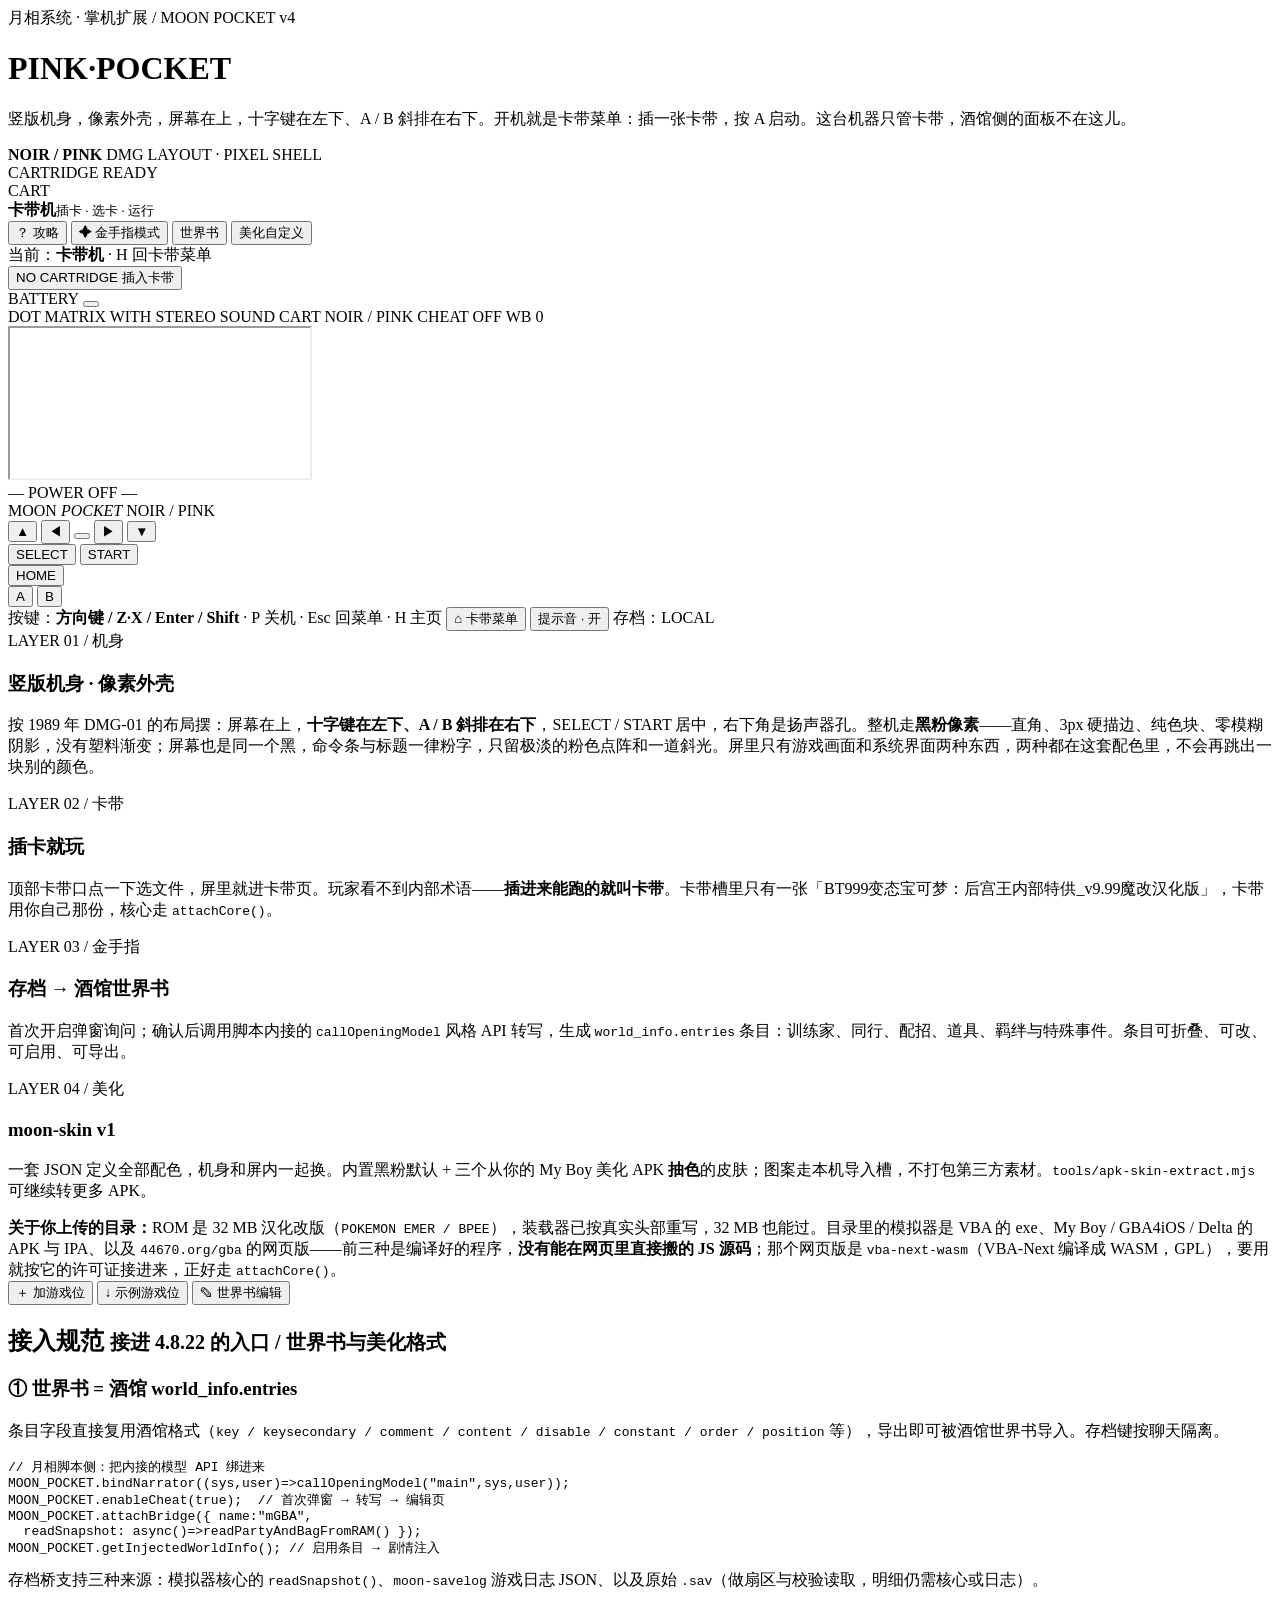
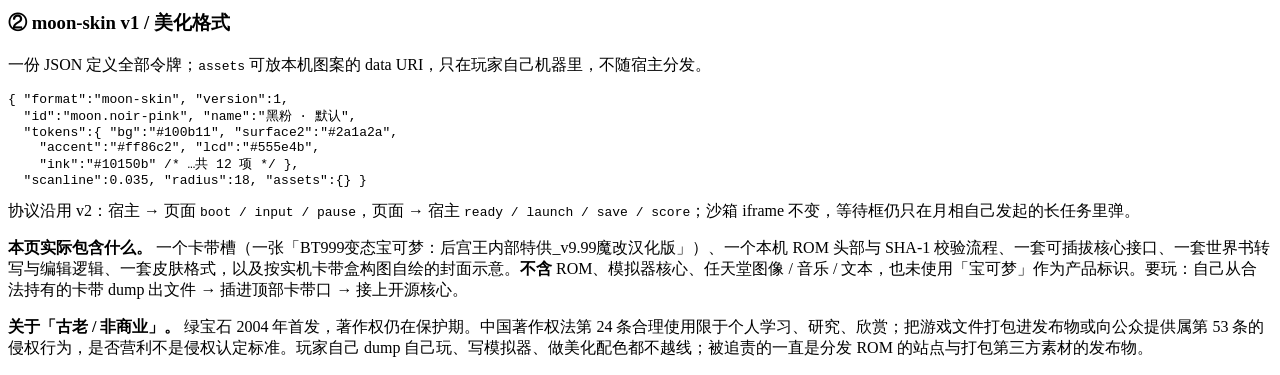
<file: pocket/src/shell.html>
<!doctype html>
<html lang="zh-CN">
<head>
<meta charset="utf-8">
<meta name="viewport" content="width=device-width, initial-scale=1">
<title>月相系统 · MOON POCKET / 黑粉掌机 v3</title>
<link rel="preconnect" href="https://fonts.googleapis.com">
<link rel="preconnect" href="https://fonts.gstatic.com" crossorigin>
<link href="https://fonts.googleapis.com/css2?family=Chakra+Petch:wght@500;600;700&family=JetBrains+Mono:wght@400;500;700&display=swap" rel="stylesheet">
<style>
/*__POCKET_CSS__*/
</style>
</head>
<body data-mode="arcade" data-cheat="off">

<header class="masthead reveal" data-d="0">
  <div>
    <div class="eyebrow">月相系统 · 掌机扩展 / MOON POCKET v4</div>
    <h1>PINK<em>·</em>POCKET</h1>
    <p class="subhead">竖版机身，像素外壳，屏幕在上，十字键在左下、A / B 斜排在右下。开机就是卡带菜单：插一张卡带，按 A 启动。这台机器只管卡带，酒馆侧的面板不在这儿。</p>
  </div>
  <div class="mast-meta">
    <b>NOIR / PINK</b>
    <span>DMG LAYOUT · PIXEL SHELL<br>CARTRIDGE READY</span>
  </div>
</header>

<div class="mode-bar reveal" data-d="1">
  <div class="mode-inner">
    <span class="mode-label">CART</span>
    <div class="mode-chip" role="group" aria-label="卡带机">
      <b>卡带机</b><small>插卡 · 选卡 · 运行</small>
    </div>
    <div class="mode-tools">
      <button type="button" class="chip-btn" id="guide-btn">？ 攻略</button>
      <button type="button" class="chip-btn" id="cheat-btn" aria-pressed="false">✦ 金手指模式</button>
      <button type="button" class="chip-btn" id="wb-btn">世界书</button>
      <button type="button" class="chip-btn" id="skin-btn">美化自定义</button>
    </div>
    <span class="mode-state"><i aria-hidden="true"></i>当前：<b id="mode-name">卡带机</b> · H 回卡带菜单</span>
  </div>
</div>

<div class="ticker reveal" data-d="1" aria-hidden="true"><div class="ticker-track" id="ticker"></div></div>

<main class="stage">
  <section class="device-wrap reveal" data-d="2" aria-label="月相黑粉掌机">
    <div class="console is-on" id="console">
      <!-- 顶部：卡带口（点一下插卡）+ 电源推钮 -->
      <div class="cart-deck">
        <button type="button" class="cart-slot" id="cart-slot" aria-label="卡带槽：插入一张卡带">
          <span class="cart-notch" aria-hidden="true"></span>
          <span class="cart-label" id="cart-label">NO CARTRIDGE</span>
          <span class="cart-hint" id="cart-hint">插入卡带</span>
        </button>
        <div class="deck-power">
          <span class="led pwr" id="led-pwr" aria-hidden="true"></span>
          <span>BATTERY</span>
          <button type="button" class="slider" id="power-btn" role="switch" aria-checked="true" aria-label="电源开关"><i></i></button>
        </div>
      </div>

      <div class="bezel">
        <div class="bezel-bar">
          <span>DOT MATRIX WITH STEREO SOUND</span>
          <span class="chips">
            <span id="chip-mode">CART</span>
            <span id="chip-skin">NOIR / PINK</span>
            <span id="chip-cheat">CHEAT OFF</span>
            <span id="chip-wb">WB 0</span>
          </span>
        </div>
        <div class="screen" id="screen">
          <iframe id="cart-frame" title="模拟器画面" sandbox="allow-scripts"></iframe>

          <!-- 卡带槽：对玩家只说「插卡 → 能玩」 -->
          <div class="screen-layer byor-layer" id="byor" hidden>
            <div class="sl-bar"><span>卡带 / CARTRIDGE</span><small>本机读取 · 不上传</small></div>
            <div class="sl-scroll">
              <h4>BT999 变态宝可梦</h4>
              <p class="byor-sub"><b>后宫王内部特供</b> · v9.99 魔改汉化版</p>
              <p>槽里就这一张改版卡带：把你手上那份 ROM 选进来，就在这台机器里跑。机器本身<b>不带任何游戏</b>，也不会替你去下载。</p>
              <div class="byor-row">
                <button type="button" id="rom-btn">插入卡带</button>
                <button type="button" id="demo-core-btn">装载运行核心</button>
                <button type="button" class="mini" id="home-from-byor">回卡带菜单</button>
                <input type="file" id="rom-file" accept=".gba,.agb,.bin" hidden>
              </div>
              <div class="rom-card" id="rom-card" hidden></div>
              <p id="rom-result">还没有插卡。支持 1–64 MB 的 GBA 卡带镜像，含 32 MB 汉化改版；文件只在内存里读取。</p>
              <p class="coreline">运行核心：<b id="core-state">未装载</b></p>
              <p class="byor-warn">卡带请用你自己合法持有的那份。相关名称与作品归各自权利人，本项目不分发游戏文件。</p>
            </div>
          </div>

          <!-- 真实运行层：GBA 画面 240×160（正好 3:2，与屏幕同比，不会被拉伸） -->
          <div class="screen-layer core-stage" id="core-stage" hidden>
            <canvas id="core-canvas" width="240" height="160"></canvas>
            <!-- 顶部工具条：一行只放高频的四个，剩下的收进「⋯」。
                 以前七个按钮平铺，窄屏上互相顶到一起，「导出存档」会被挤出屏幕外。 -->
            <div class="emu-hud">
              <div class="emu-hud-row">
                <span class="emu-name" id="emu-name">CORE</span>
                <span class="emu-stat"><b id="emu-fps">--</b> FPS</span>
                <button type="button" class="emu-btn" id="emu-guide">攻略</button>
                <button type="button" class="emu-btn" id="emu-map" aria-pressed="false" title="左上角那张手绘图：你走过的地方会自己画出来">地图</button>
                <button type="button" class="emu-btn emu-more-btn" id="emu-more" aria-expanded="false" aria-controls="emu-more-panel" title="更多：金手指 / 刷新 / 暂停 / 导出存档">⋯</button>
                <button type="button" class="emu-btn emu-back-btn" id="core-back" title="回卡带菜单">←<span class="emu-lbl"> 卡带</span></button>
              </div>
              <div class="emu-more" id="emu-more-panel" hidden>
                <button type="button" class="emu-btn" id="emu-cheat" title="金手指：把存档转成世界书">金手指</button>
                <button type="button" class="emu-btn" id="emu-refresh" title="用完便利道具点一下：替你开一次背包再退出来">刷新</button>
                <button type="button" class="emu-btn" id="emu-pause">暂停</button>
                <button type="button" class="emu-btn" id="emu-save" title="把这一局的存档导出成文件">导出存档</button>
              </div>
            </div>
            <div class="emu-tip" id="emu-tip">方向键移动 · A 确认 · B 取消 · START 菜单</div>
            <div class="emu-veil" id="emu-veil"><b>装载核心…</b><span id="emu-veil-text">正在初始化 WASM</span></div>

            <!-- 小地图：左上角那扇窗。不是游戏里的道具，是掌机自己照着画面描的。
                 画布 128×96 按 1:1 CSS 像素显示，地图是硬像素不会被缩糊；
                 尺寸刻意做小，它只是「我在图上哪儿」的角标——点画面会开全屏整图。
                 标题栏只放名字和页码，按钮挪到脚条。 -->
            <div class="map-panel" id="map-panel" hidden aria-label="小地图">
              <div class="mp-head">
                <span id="mp-title">手绘地图</span>
                <span class="mp-page" id="mp-page">1/1</span>
              </div>
              <canvas id="mp-canvas" width="128" height="96"></canvas>
              <div class="mp-foot">
                <div class="mp-legend">
                  <i class="mp-k you" aria-hidden="true"></i><span>你</span>
                  <i class="mp-k in" aria-hidden="true" data-atlas-hide>入</i>
                  <i class="mp-k out" aria-hidden="true" data-atlas-hide>出</i>
                </div>
                <button type="button" class="mp-key" id="mp-again" title="换一张白纸，从脚下重新画" aria-label="换一张白纸">新</button>
                <button type="button" class="mp-key" id="mp-fold" title="收起 / 展开" aria-label="收起地图">–</button>
              </div>
            </div>

            <div class="map-note" id="mp-note" hidden>
              <div class="note-bar"><b>妈妈塞进包里的东西</b><small>MOM</small></div>
              <div class="note-body">
                <p>鞋给你换了新的。地图直接照着旧册子描全了——整条路、每片草地都在上面，不用你自己先走一遍。白点闪的那格就是你。点一下地图能摊开看整张，还能挑个地方让我给你指路。</p>
                <label class="mp-chk"><input type="checkbox" id="mp-auto" checked><span>进新地图时自动翻开</span></label>
              </div>
              <div class="note-foot"><button type="button" id="mp-note-ok">收下</button></div>
            </div>
          </div>

          <!-- 金手指台：一键宏 + 代码 + 体检 -->
          <div class="screen-layer cheat-stage" id="cheat-stage" hidden>
            <div class="gt-bar"><span>GOLDEN LINK / 金手指</span><button type="button" class="mini" id="gt-back">← 回游戏</button></div>
            <div class="gt-scroll">
              <h4>一键</h4>
              <p class="gt-note">点一下就替你按，不改游戏数据。改版自带的修改器在 <b>START 菜单第二项</b>（条目名是乱码，就是它）——先点「打开游戏菜单」，再按方向键下、A。</p>
              <div class="gt-grid">
                <button type="button" data-macro="menu">打开游戏菜单<small>替你按 START</small></button>
                <button type="button" data-macro="mash">连打 A<small>跳过开场与对话</small></button>
                <button type="button" data-macro="speed">加速 ×1<small>点一下换一档</small></button>
                <button type="button" data-macro="pause">暂停 / 继续<small>省电</small></button>
              </div>
              <h4>金手指代码</h4>
              <p class="gt-note" id="gt-engine">正在体检核心…</p>
              <textarea id="gt-code" spellcheck="false" placeholder="一行一条：CBA 12025BC0 03E7　/　GSA 02025BC0000F423F"></textarea>
              <div class="gt-row">
                <button type="button" id="gt-apply">交给游戏</button>
                <button type="button" class="mini" id="gt-test">再体检一次</button>
                <button type="button" class="mini" id="gt-clear">清空</button>
              </div>
              <ul class="gt-list" id="gt-list"></ul>
            </div>
          </div>

          <!-- 切换到街机模式时的装载过程 -->
          <div class="screen-layer boot-layer" id="boot" hidden>
            <div class="boot-box">
              <div class="boot-title">LOADING CORE</div>
              <div class="boot-bar"><i id="boot-fill"></i></div>
              <div class="boot-line" id="boot-line">正在装载模拟器组件…</div>
              <div class="boot-hint" id="boot-hint">MOON EMU · 0 / 4</div>
            </div>
          </div>

          <div class="screen-layer" id="screen-msg" hidden style="align-items:center;justify-content:center;text-align:center;padding:24px"></div>
          <div class="off-veil">— POWER OFF —</div>
        </div>
        <div class="bezel-foot">
          <span class="led cheat" id="led-cheat" aria-hidden="true"></span>
          <span class="mark">MOON <em>POCKET</em></span>
          <span class="tagline" id="brand-skin">NOIR / PINK</span>
        </div>
      </div>

      <div class="control-deck">
        <div class="dpad" aria-label="十字方向键">
          <button type="button" class="up" data-btn="up" aria-label="上">▲</button>
          <button type="button" class="left" data-btn="left" aria-label="左">◀</button>
          <button type="button" class="mid" tabindex="-1" aria-hidden="true"></button>
          <button type="button" class="right" data-btn="right" aria-label="右">▶</button>
          <button type="button" class="down-k" data-btn="down" aria-label="下">▼</button>
        </div>
        <div class="sys-col">
          <div class="sys-btns">
            <button type="button" data-btn="select" aria-label="SELECT 键">SELECT</button>
            <button type="button" data-btn="start" aria-label="START 键">START</button>
          </div>
          <button type="button" class="home-btn" id="home-btn" aria-label="HOME 键">HOME</button>
        </div>
        <div class="ab" aria-label="A / B 动作键">
          <button type="button" class="a" data-btn="a" aria-label="A 键">A</button>
          <button type="button" class="b" data-btn="b" aria-label="B 键">B</button>
        </div>
      </div>
      <div class="speaker" aria-hidden="true"><i></i><i></i><i></i><i></i><i></i><i></i><i></i><i></i><i></i></div>
    </div>

    <div class="device-caption">
      <span>按键：<b>方向键 / Z·X / Enter / Shift</b> · P 关机 · Esc 回菜单 · H 主页</span>
      <span><button type="button" id="menu-btn">⌂ 卡带菜单</button> <button type="button" id="chime-btn" aria-pressed="true" title="AI 回复完成时响一声">提示音 · 开</button> <span id="save-caption">存档：LOCAL</span></span>
    </div>
  </section>

  <aside class="rail reveal" data-d="3" aria-label="机器剖面">
    <div class="rail-row">
      <span class="idx">LAYER 01 / 机身</span>
      <h3>竖版机身 · 像素外壳</h3>
      <p>按 1989 年 DMG-01 的布局摆：屏幕在上，<b>十字键在左下、A / B 斜排在右下</b>，SELECT / START 居中，右下角是扬声器孔。整机走<b>黑粉像素</b>——直角、3px 硬描边、纯色块、零模糊阴影，没有塑料渐变；屏幕也是同一个黑，命令条与标题一律粉字，只留极淡的粉色点阵和一道斜光。屏里只有游戏画面和系统界面两种东西，两种都在这套配色里，不会再跳出一块别的颜色。</p>
    </div>
    <div class="rail-row">
      <span class="idx">LAYER 02 / 卡带</span>
      <h3>插卡就玩</h3>
      <p>顶部卡带口点一下选文件，屏里就进卡带页。玩家看不到内部术语——<b>插进来能跑的就叫卡带</b>。卡带槽里只有一张「BT999变态宝可梦：后宫王内部特供_v9.99魔改汉化版」，卡带用你自己那份，核心走 <code>attachCore()</code>。</p>
    </div>
    <div class="rail-row">
      <span class="idx">LAYER 03 / 金手指</span>
      <h3>存档 → 酒馆世界书</h3>
      <p>首次开启弹窗询问；确认后调用脚本内接的 <code>callOpeningModel</code> 风格 API 转写，生成 <code>world_info.entries</code> 条目：训练家、同行、配招、道具、羁绊与特殊事件。条目可折叠、可改、可启用、可导出。</p>
    </div>
    <div class="rail-row">
      <span class="idx">LAYER 04 / 美化</span>
      <h3>moon-skin v1</h3>
      <p>一套 JSON 定义全部配色，机身和屏内一起换。内置黑粉默认 + 三个从你的 My Boy 美化 APK <b>抽色</b>的皮肤；图案走本机导入槽，不打包第三方素材。<code>tools/apk-skin-extract.mjs</code> 可继续转更多 APK。</p>
    </div>
    <div class="rail-note"><b>关于你上传的目录：</b>ROM 是 32 MB 汉化改版（<code>POKEMON EMER / BPEE</code>），装载器已按真实头部重写，32 MB 也能过。目录里的模拟器是 VBA 的 exe、My Boy / GBA4iOS / Delta 的 APK 与 IPA、以及 <code>44670.org/gba</code> 的网页版——前三种是编译好的程序，<b>没有能在网页里直接搬的 JS 源码</b>；那个网页版是 <code>vba-next-wasm</code>（VBA-Next 编译成 WASM，GPL），要用就按它的许可证接进来，正好走 <code>attachCore()</code>。</div>
    <div class="rail-tools">
      <button type="button" id="import-btn">＋ 加游戏位</button>
      <button type="button" id="sample-btn">↓ 示例游戏位</button>
      <button type="button" id="wb-open-rail">✎ 世界书编辑</button>
    </div>
    <input type="file" id="cart-file" accept=".json,application/json" hidden>
  </aside>
</main>

<section class="spec reveal" data-d="4" aria-labelledby="spec-h">
  <div class="section-head"><h2 id="spec-h">接入规范 <small>接进 4.8.22 的入口 / 世界书与美化格式</small></h2></div>
  <div class="spec-grid">
    <div class="spec-cell">
      <h3>① 世界书 = 酒馆 world_info.entries</h3>
      <p>条目字段直接复用酒馆格式（<code>key / keysecondary / comment / content / disable / constant / order / position</code> 等），导出即可被酒馆世界书导入。存档键按聊天隔离。</p>
<pre><span class="s">// 月相脚本侧：把内接的模型 API 绑进来</span>
MOON_POCKET.<span class="k">bindNarrator</span>((sys,user)=&gt;callOpeningModel(<span class="s">"main"</span>,sys,user));
MOON_POCKET.<span class="k">enableCheat</span>(true);  <span class="s">// 首次弹窗 → 转写 → 编辑页</span>
MOON_POCKET.<span class="k">attachBridge</span>({ name:<span class="s">"mGBA"</span>,
  readSnapshot: async()=&gt;readPartyAndBagFromRAM() });
MOON_POCKET.<span class="k">getInjectedWorldInfo</span>(); <span class="s">// 启用条目 → 剧情注入</span></pre>
      <p style="margin-top:12px">存档桥支持三种来源：模拟器核心的 <code>readSnapshot()</code>、<code>moon-savelog</code> 游戏日志 JSON、以及原始 <code>.sav</code>（做扇区与校验读取，明细仍需核心或日志）。</p>
    </div>
    <div class="spec-cell">
      <h3>② moon-skin v1 / 美化格式</h3>
      <p>一份 JSON 定义全部令牌；<code>assets</code> 可放本机图案的 data URI，只在玩家自己机器里，不随宿主分发。</p>
<pre>{ <span class="k">"format"</span>:<span class="s">"moon-skin"</span>, <span class="k">"version"</span>:1,
  <span class="k">"id"</span>:<span class="s">"moon.noir-pink"</span>, <span class="k">"name"</span>:<span class="s">"黑粉 · 默认"</span>,
  <span class="k">"tokens"</span>:{ <span class="k">"bg"</span>:<span class="s">"#100b11"</span>, <span class="k">"surface2"</span>:<span class="s">"#2a1a2a"</span>,
    <span class="k">"accent"</span>:<span class="s">"#ff86c2"</span>, <span class="k">"lcd"</span>:<span class="s">"#555e4b"</span>,
    <span class="k">"ink"</span>:<span class="s">"#10150b"</span> <span class="s">/* …共 12 项 */</span> },
  <span class="k">"scanline"</span>:0.035, <span class="k">"radius"</span>:18, <span class="k">"assets"</span>:{} }</pre>
      <p style="margin-top:12px">协议沿用 v2：宿主 → 页面 <code>boot / input / pause</code>，页面 → 宿主 <code>ready / launch / save / score</code>；沙箱 iframe 不变，等待框仍只在月相自己发起的长任务里弹。</p>
    </div>
  </div>
</section>

<footer class="legal reveal" data-d="4">
  <p><b>本页实际包含什么。</b> 一个卡带槽（一张「BT999变态宝可梦：后宫王内部特供_v9.99魔改汉化版」）、一个本机 ROM 头部与 SHA-1 校验流程、一套可插拔核心接口、一套世界书转写与编辑逻辑、一套皮肤格式，以及按实机卡带盒构图自绘的封面示意。<b>不含</b> ROM、模拟器核心、任天堂图像 / 音乐 / 文本，也未使用「宝可梦」作为产品标识。要玩：自己从合法持有的卡带 dump 出文件 → 插进顶部卡带口 → 接上开源核心。</p>
  <p><b>关于「古老 / 非商业」。</b> 绿宝石 2004 年首发，著作权仍在保护期。中国著作权法第 24 条合理使用限于个人学习、研究、欣赏；把游戏文件打包进发布物或向公众提供属第 53 条的侵权行为，是否营利不是侵权认定标准。玩家自己 dump 自己玩、写模拟器、做美化配色都不越线；被追责的一直是分发 ROM 的站点与打包第三方素材的发布物。</p>
</footer>

<!-- 首次开启金手指：询问是否转写世界书 -->
<div class="overlay" id="cheat-overlay" hidden>
  <div class="dialog" role="dialog" aria-modal="true" aria-labelledby="cheat-title">
    <span class="tag">GOLDEN LINK / 金手指模式</span>
    <h2 id="cheat-title">把存档里的宝可梦写成世界书？</h2>
    <p>开启后，酒馆侧会通过存档桥读取训练家、同行宝可梦、等级与配招、携带道具、羁绊和特殊事件，调用脚本内接的转写 API 生成酒馆世界书条目。数据只存在本系统内部，可随时修改、停用或导出。</p>
    <div class="src" id="cheat-src">数据源：内置示例存档（原创）</div>
    <div class="row">
      <button type="button" class="primary" id="cheat-yes">是，转成世界书</button>
      <button type="button" id="cheat-no">先不用</button>
    </div>
    <small>只在第一次开启时询问。之后点顶栏「世界书」或屏内对应模块即可直接进编辑页。</small>
  </div>
</div>

<!-- 世界书编辑页 -->
<div class="overlay" id="wb-overlay" hidden>
  <section class="wb-panel" role="dialog" aria-modal="true" aria-labelledby="wb-title">
    <header class="wb-head">
      <div><span class="tag">WORLD INFO / 世界书</span><h2 id="wb-title">后宫王神宠秘籍</h2></div>
      <div class="wb-actions">
        <button type="button" id="wb-rebuild">重新转写</button>
        <button type="button" id="wb-import-btn">导入</button>
        <button type="button" id="wb-export-btn">导出</button>
        <button type="button" class="primary" id="wb-save-btn">保存</button>
        <button type="button" id="wb-close" aria-label="关闭">×</button>
      </div>
      <input type="file" id="wb-file" accept=".json,application/json" hidden>
    </header>
    <div class="wb-meta">《<b id="wb-name">后宫王神宠秘籍</b>》· 来源 <b id="wb-source">—</b> · 条目 <b id="wb-count">0</b> · 已启用 <b id="wb-enabled">0</b></div>
    <div class="wb-body">
      <div class="wb-list" id="wb-list"></div>
      <aside class="wb-preview">
        <h3>剧情调用预览</h3>
        <p>启用的条目会随每轮请求注入到提示词里，下面是当前会送进剧情的内容。</p>
        <pre id="wb-inject">（还没有启用的条目）</pre>
      </aside>
    </div>
    <footer class="wb-foot">
      <label><input type="checkbox" id="wb-enable-all"> 全部启用</label>
      <span>点标题可收起 / 展开条目 · 关键词用逗号分隔 · 保存后剧情里即可调用</span>
    </footer>
  </section>
</div>

<!-- 美化抽屉 -->
<aside class="skin-drawer" id="skin-drawer" hidden aria-label="美化自定义">
  <div class="skin-head">
    <div><span class="tag" style="font:600 10px/1.4 var(--font-mono);letter-spacing:.3em;color:var(--color-accent)">MOON-SKIN v1</span><h2>美化自定义</h2></div>
    <button type="button" id="skin-close" aria-label="关闭">×</button>
  </div>
  <div class="skin-sec">
    <h3>内置皮肤</h3>
    <div id="skin-presets"></div>
  </div>
  <div class="skin-sec">
    <h3>导入 / 导出</h3>
    <div class="skin-row">
      <button type="button" id="skin-import-btn">导入 .moonskin.json</button>
      <button type="button" id="skin-export-btn">导出当前皮肤</button>
      <button type="button" id="skin-art-btn">导入本机图案</button>
      <button type="button" id="skin-reset">恢复黑粉默认</button>
      <input type="file" id="skin-file" accept=".json,.moonskin.json,application/json" hidden>
      <input type="file" id="skin-art-file" accept="image/png,image/jpeg,image/webp" hidden>
    </div>
    <p class="skin-note">导入只在本机读取。图案会作为 data URI 存在当前皮肤里，不上传、不随宿主分发；把你的 My Boy 美化 APK 转成皮肤文件用 <code>tools/apk-skin-extract.mjs</code>。</p>
  </div>
  <div class="skin-sec">
    <h3>屏幕扫描线</h3>
    <div class="skin-row"><label>强度 <input type="range" id="skin-scan" min="0" max="20" step="1" value="4"><span id="skin-scan-val">0.04</span></label></div>
  </div>
  <div class="skin-sec">
    <h3>当前皮肤 JSON</h3>
    <pre id="skin-json"></pre>
  </div>
</aside>

<!-- 攻略抽屉：卡关时按一下 -->
<aside class="guide-drawer" id="guide-drawer" hidden aria-label="攻略">
  <div class="guide-head">
    <div>
      <span class="tag">WALKTHROUGH / 攻略</span>
      <h2>攻略手册</h2>
    </div>
    <button type="button" id="guide-close" aria-label="关闭">×</button>
  </div>
  <p class="guide-lead">五册：主线按徽章走，道具 / 精灵 / 进化按名字查，卡住了翻急救。上面搜什么都能搜，跨册。</p>
  <div class="guide-vols" id="guide-vols"></div>
  <div class="guide-tabs" id="guide-tabs"></div>
  <label class="guide-search">
    <i class="mag" aria-hidden="true"></i>
    <input type="search" id="guide-q" placeholder="搜：居合斩 / 金珠 / 进化 / 神兽 / 存档" autocomplete="off">
  </label>
  <div class="guide-body" id="guide-body"></div>
  <div class="guide-foot" id="guide-foot">进度记在这台机器里</div>
</aside>

<div class="toast" id="toast" role="status" aria-live="polite"></div>

<script>
/*__POCKET_JS__*/
</script>
</body>
</html>
</file>
